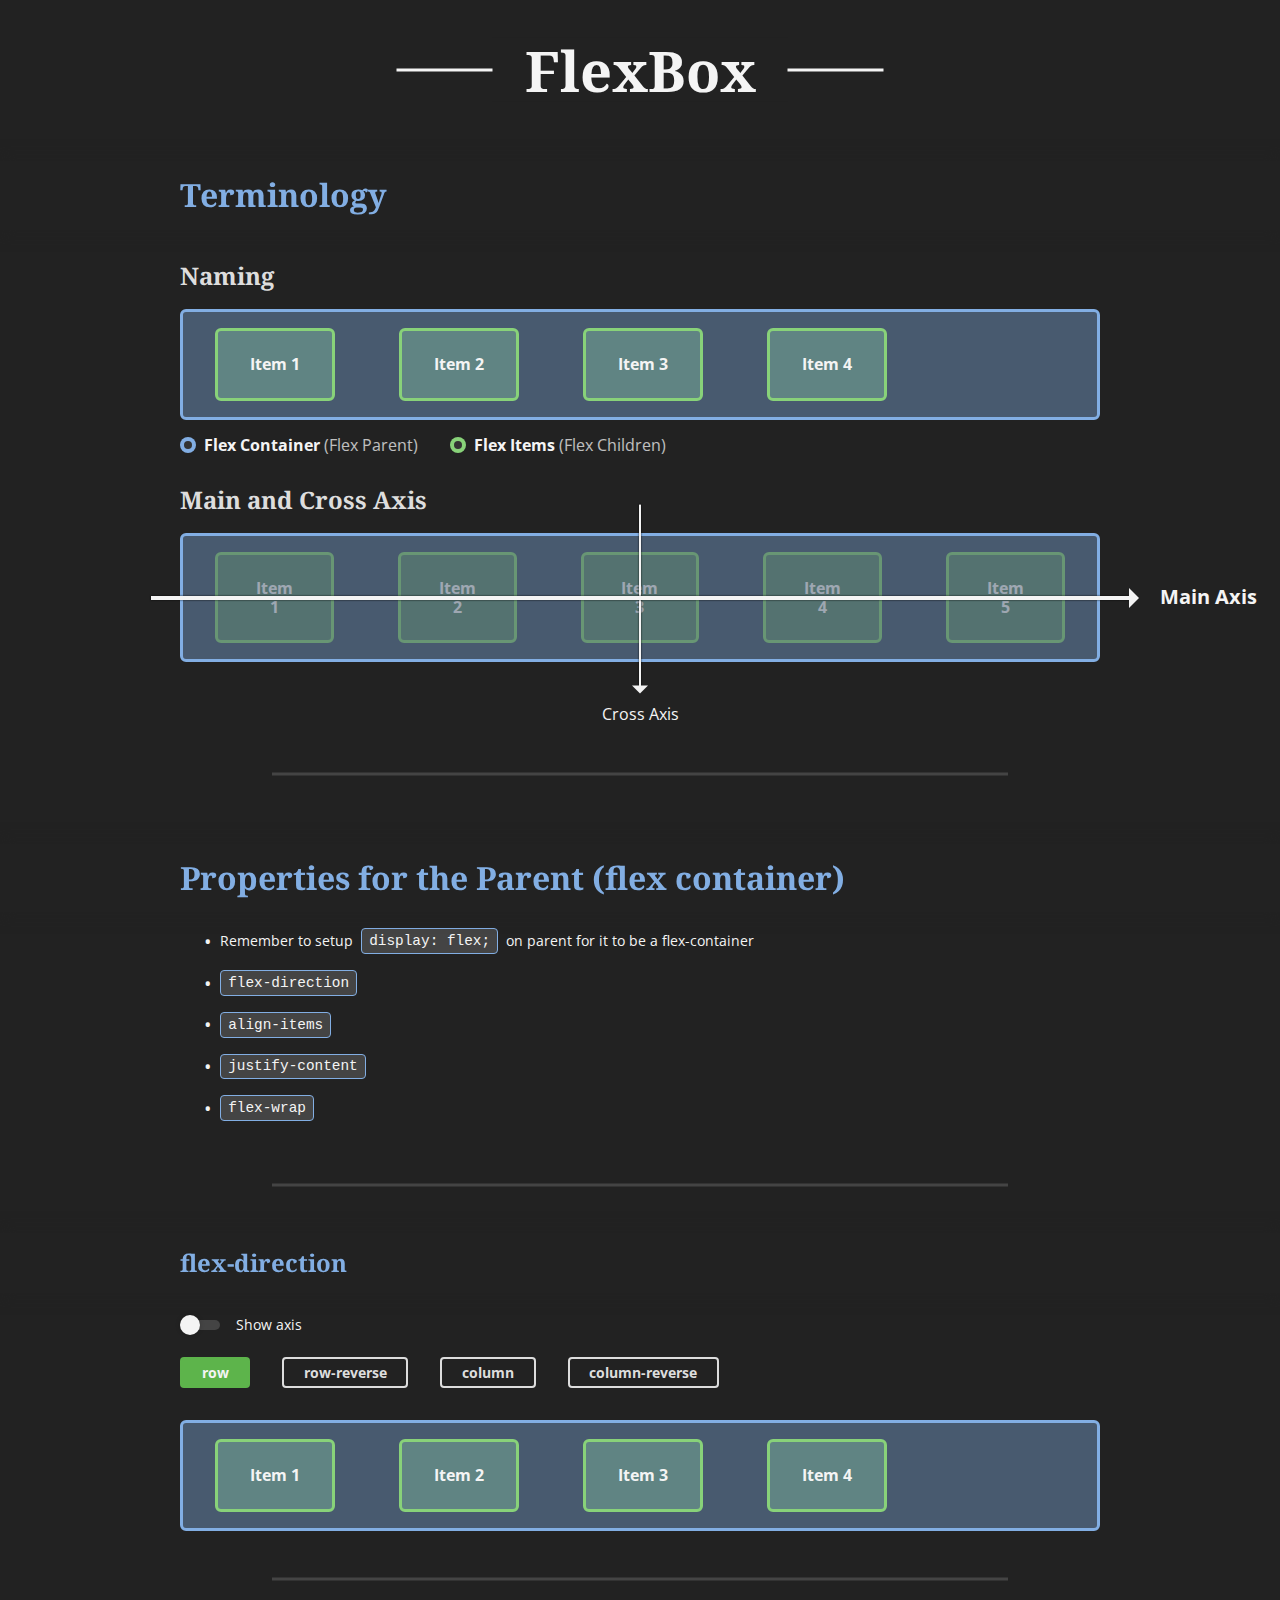
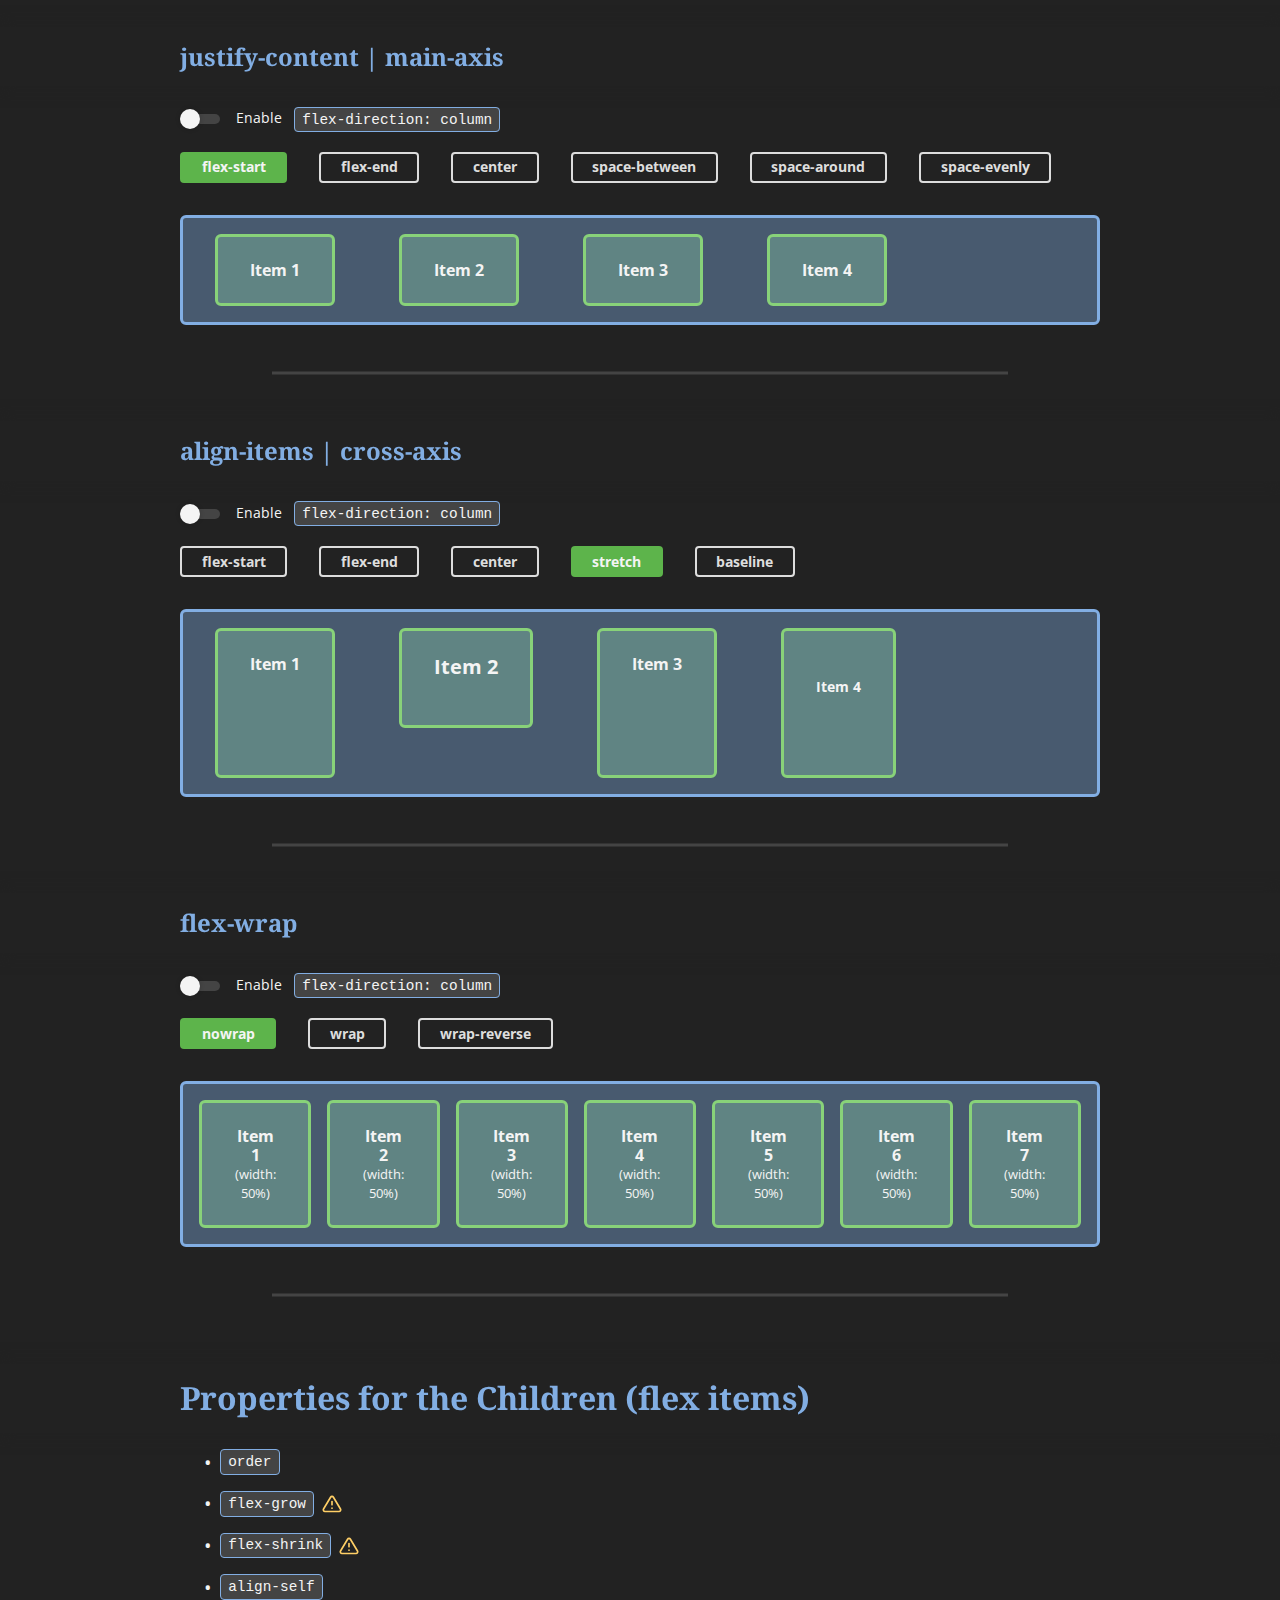
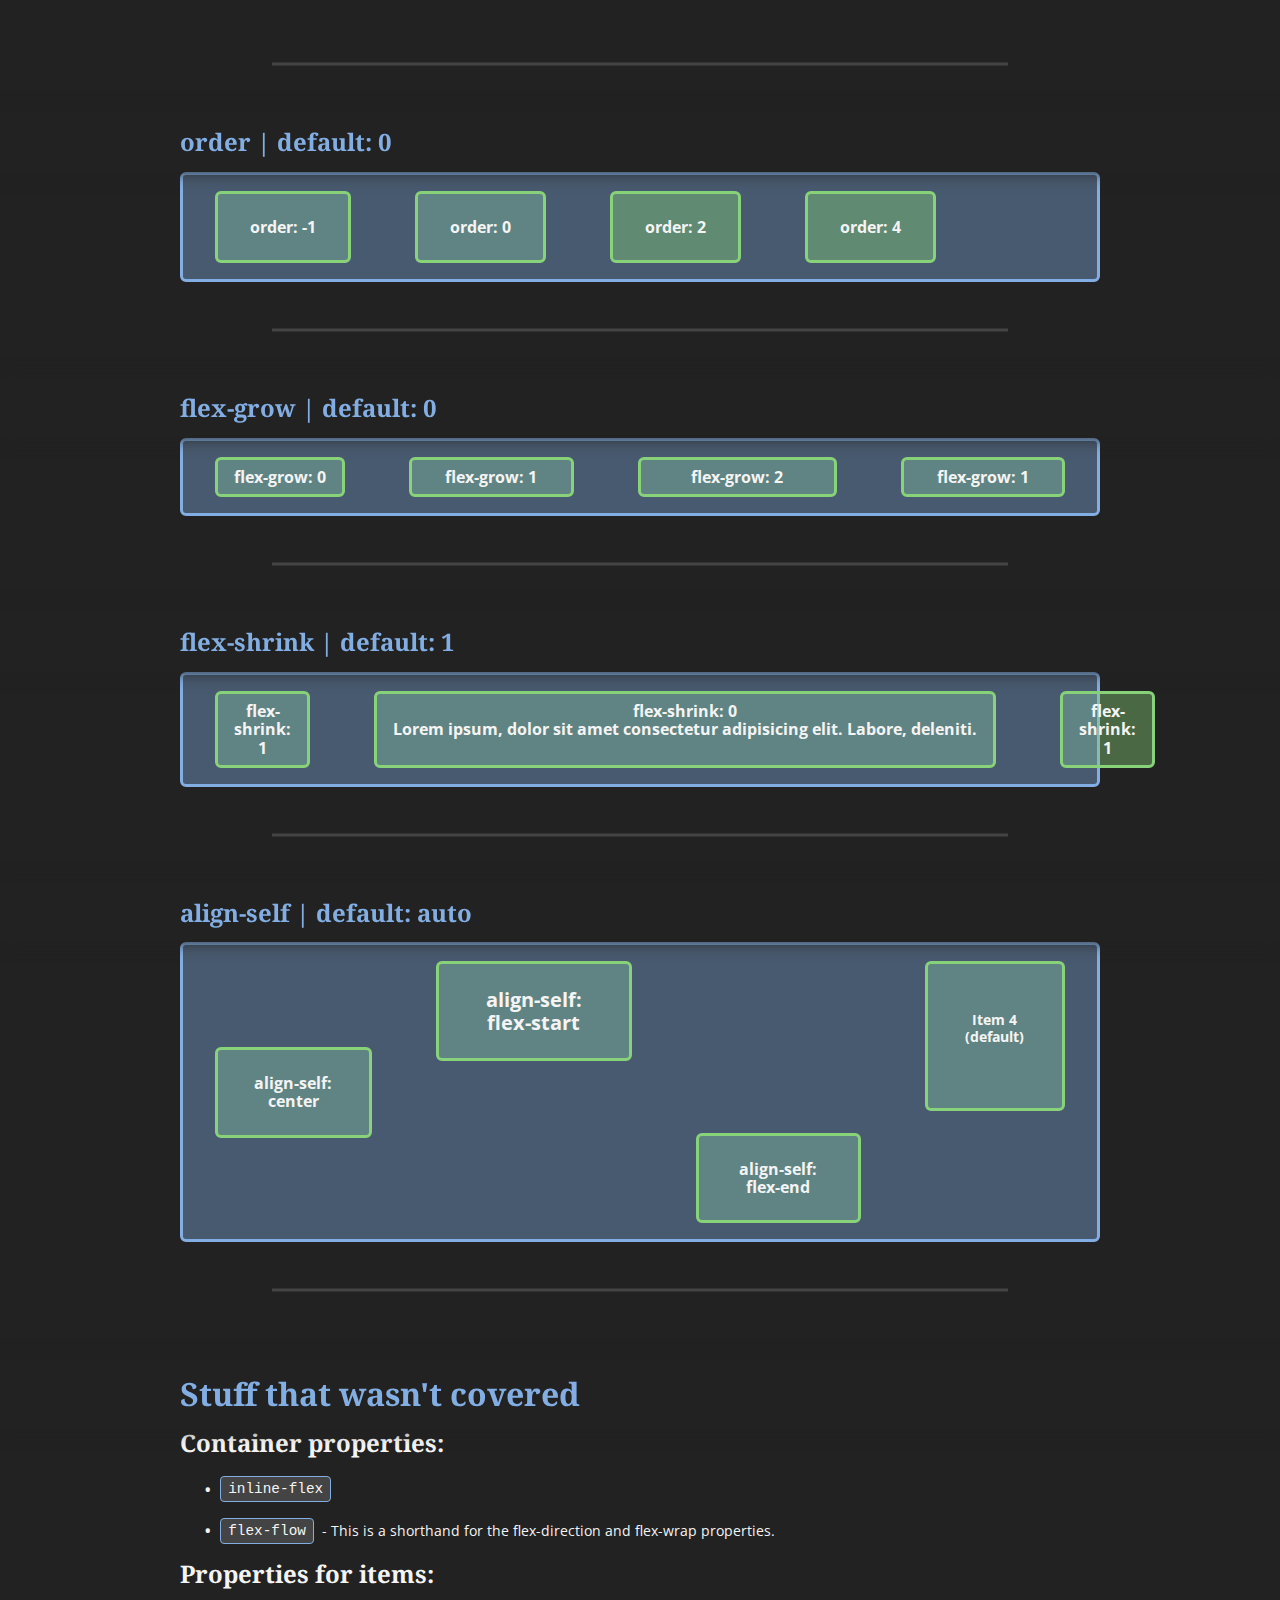
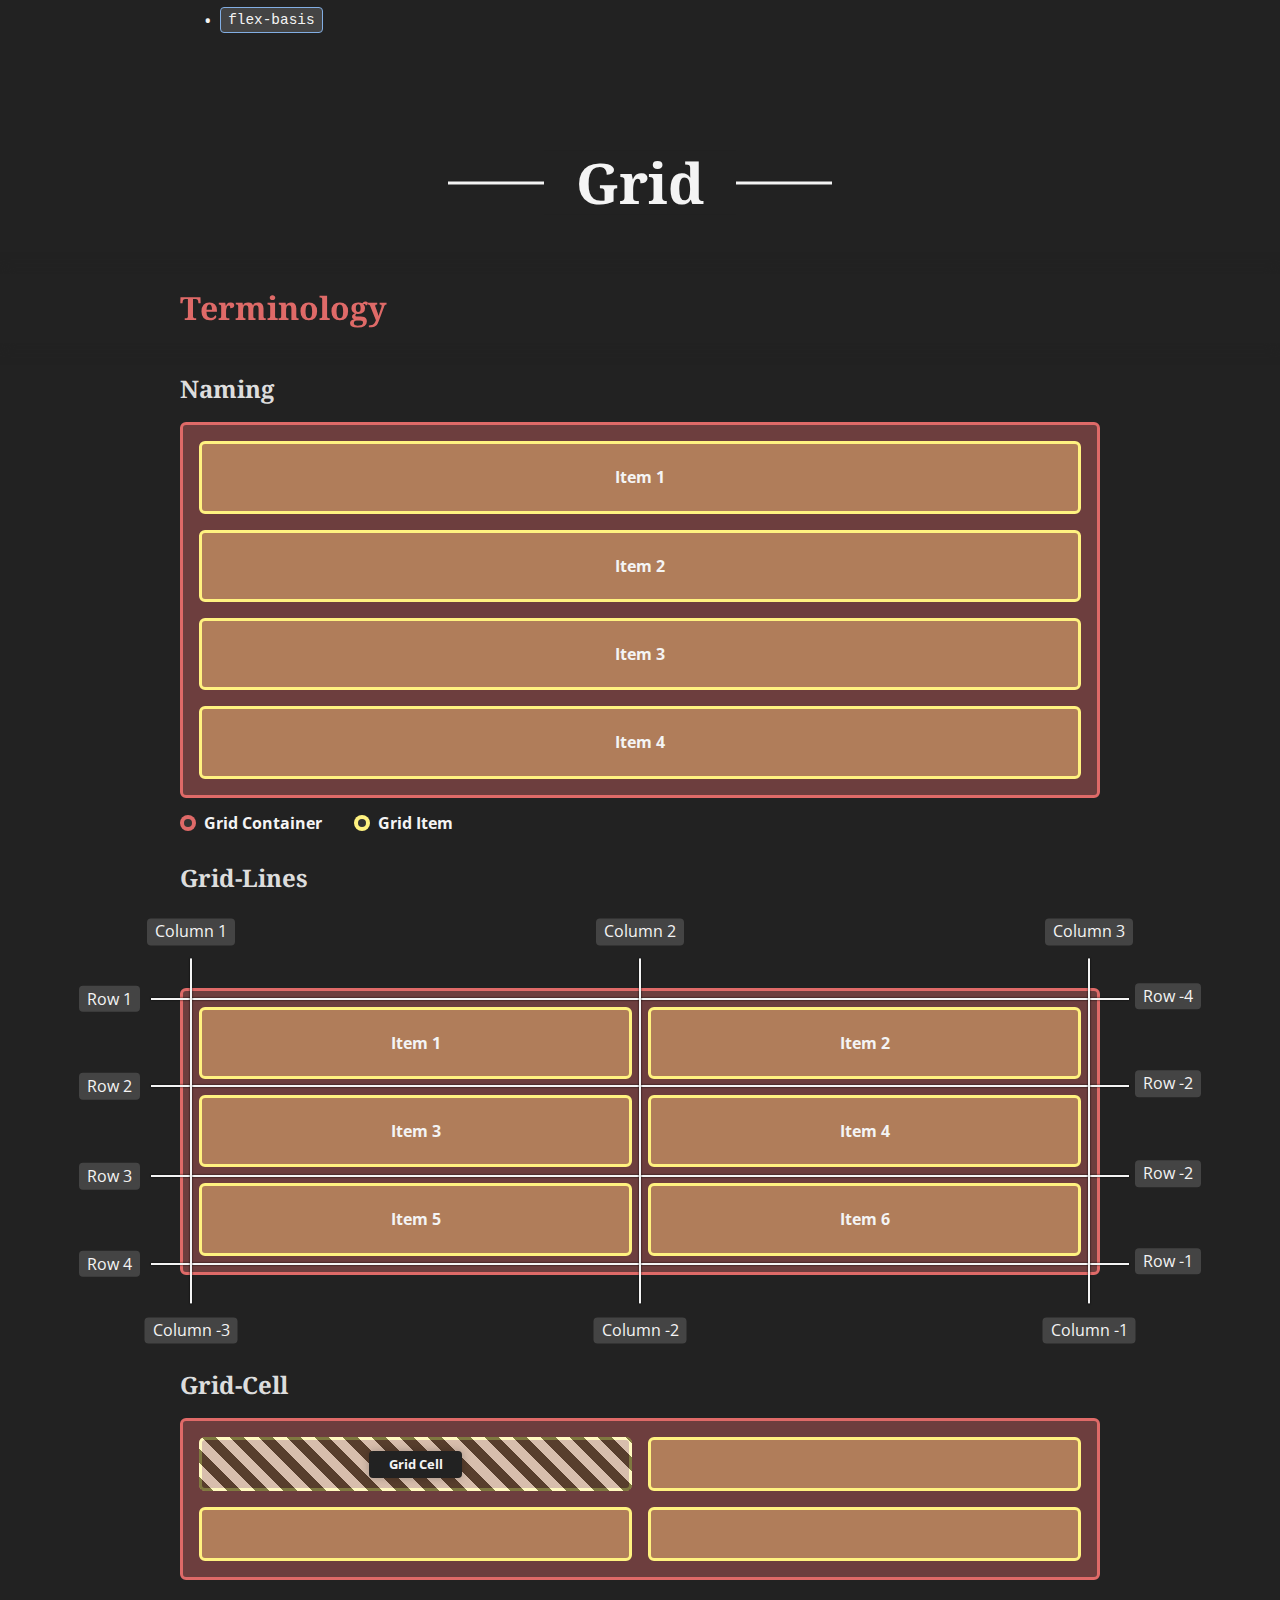
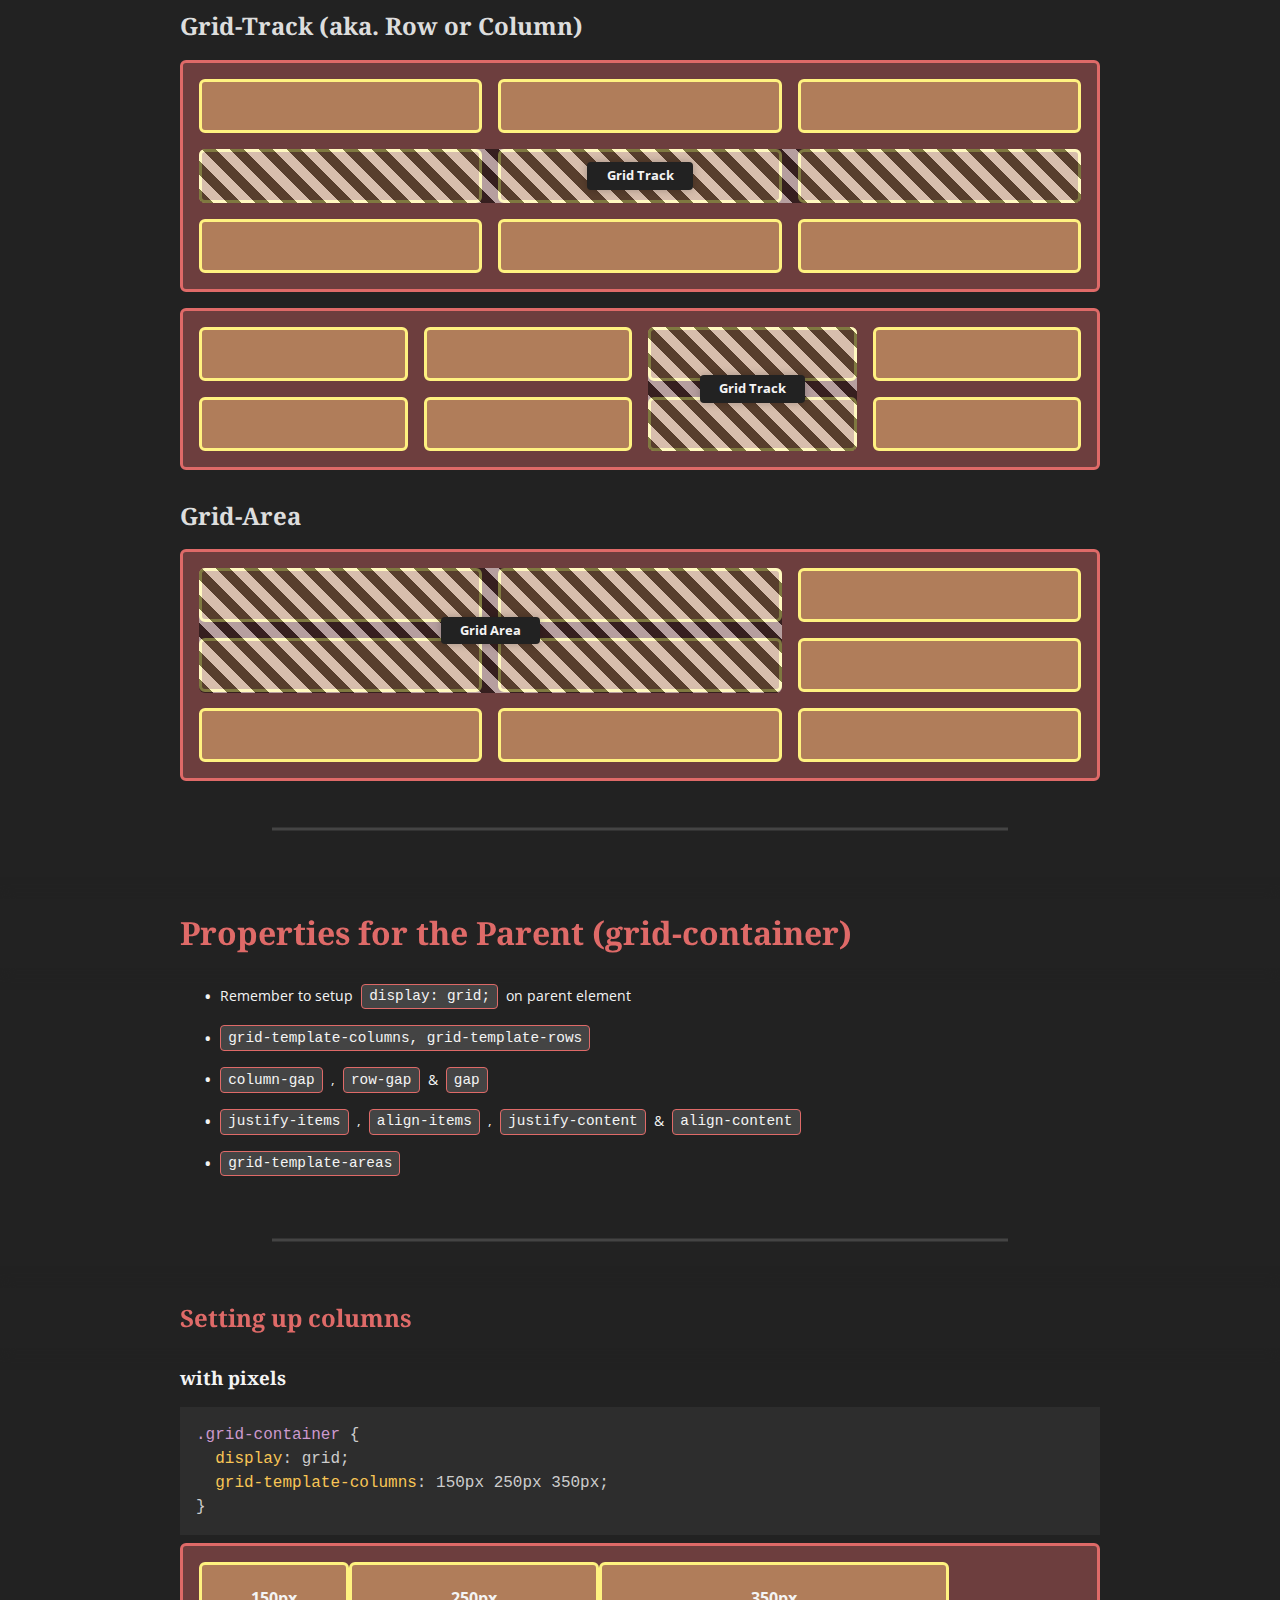
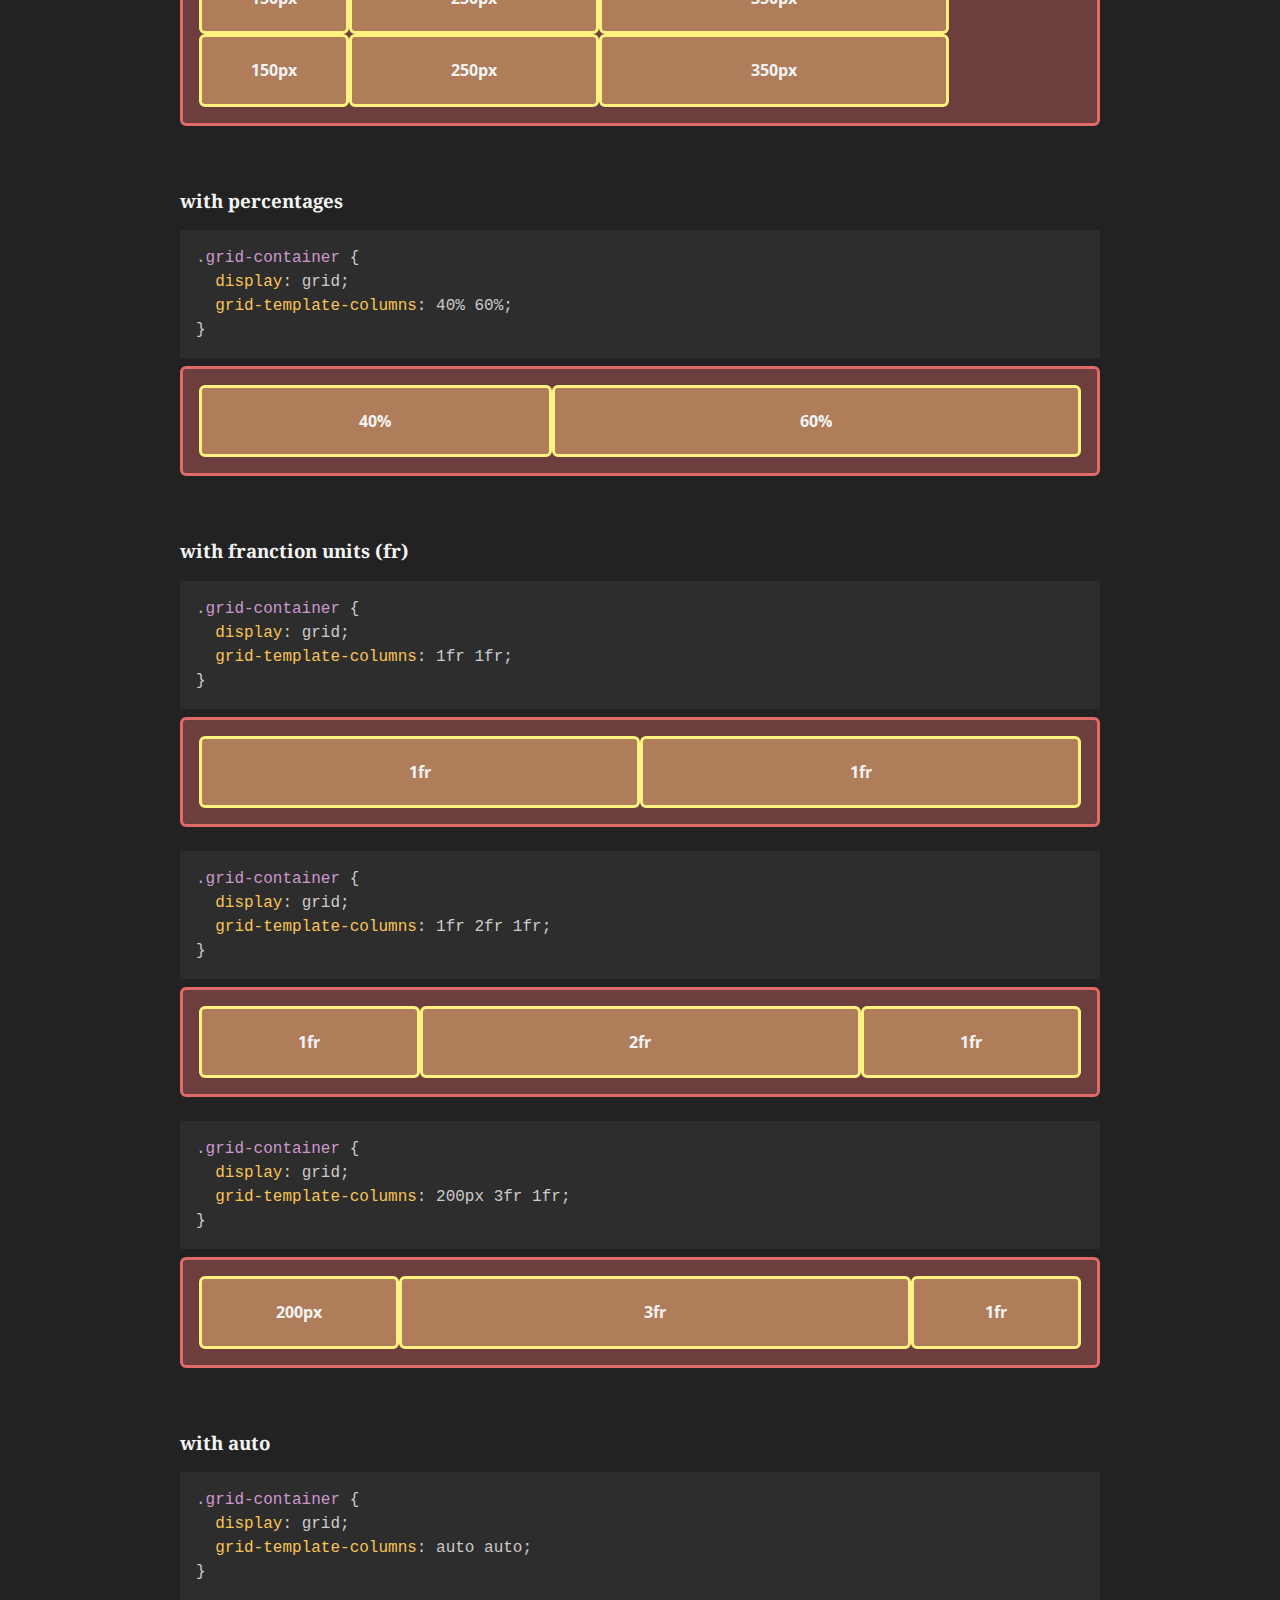
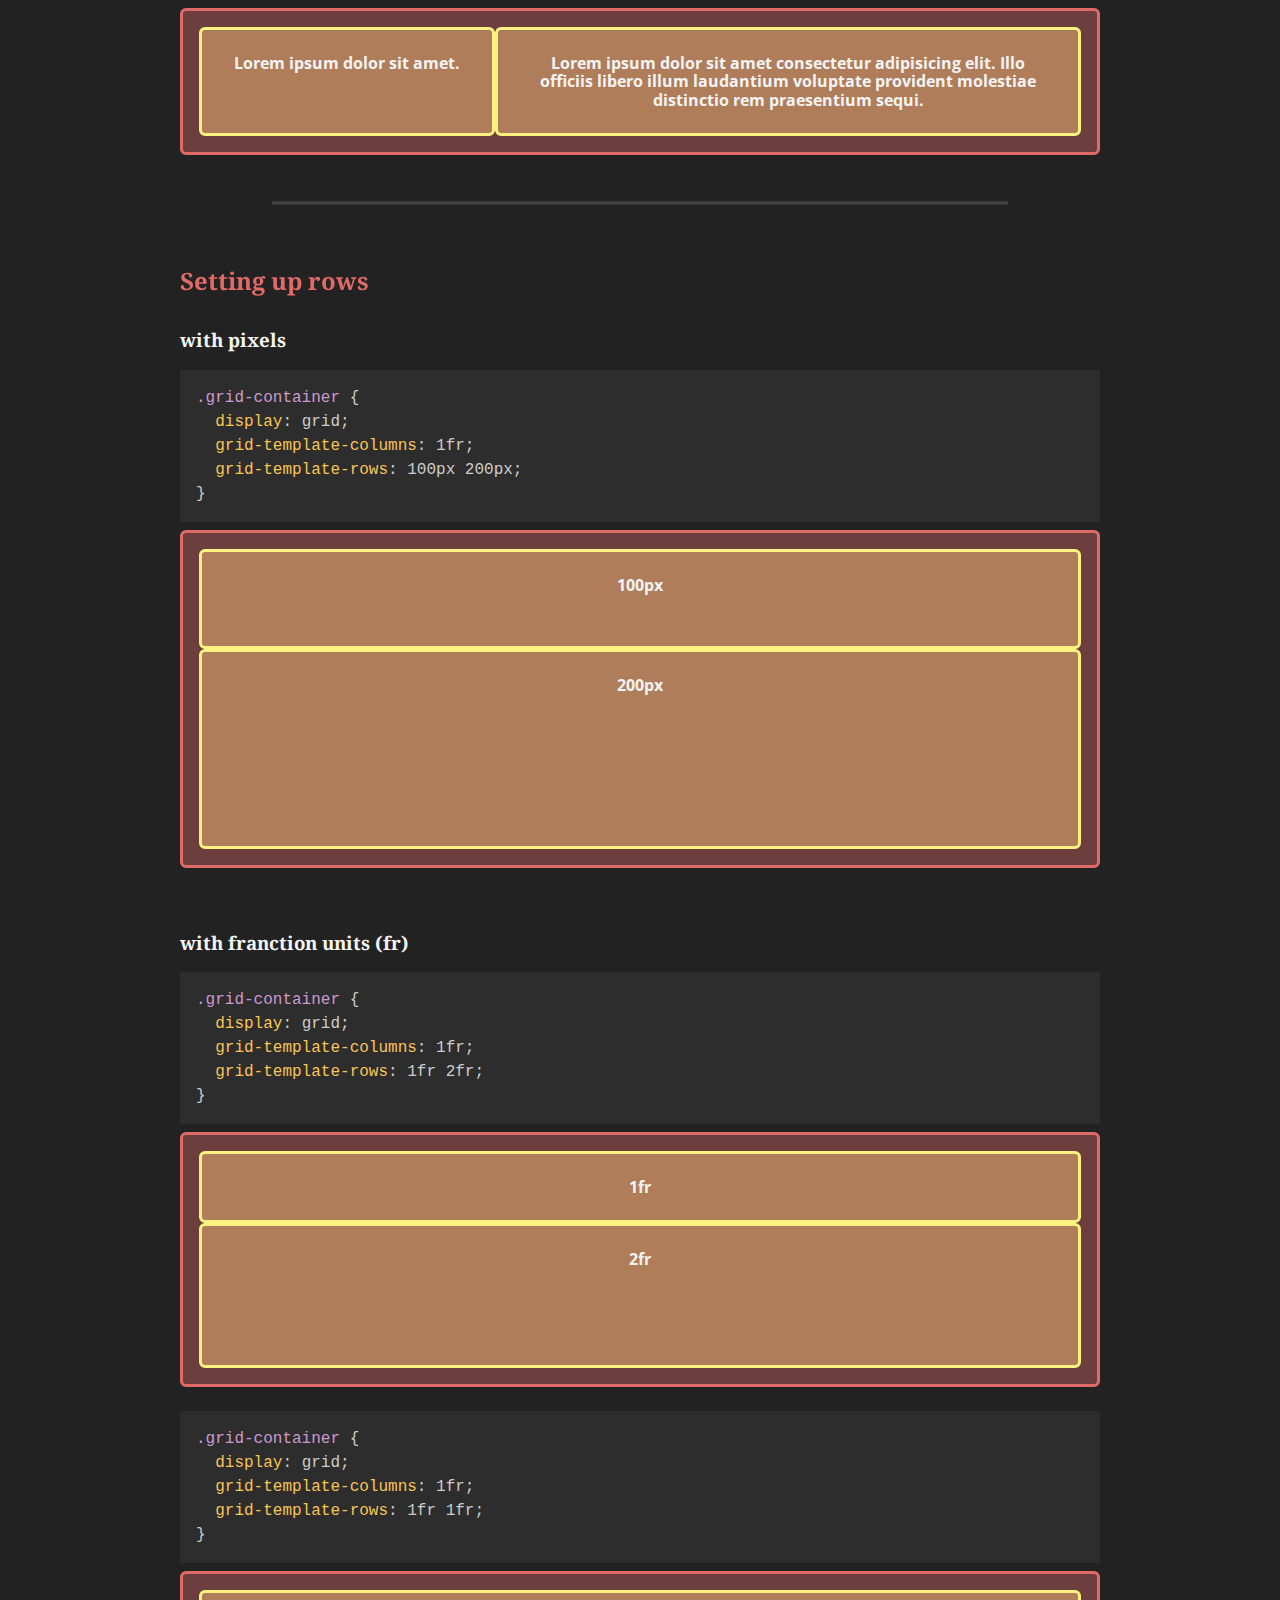
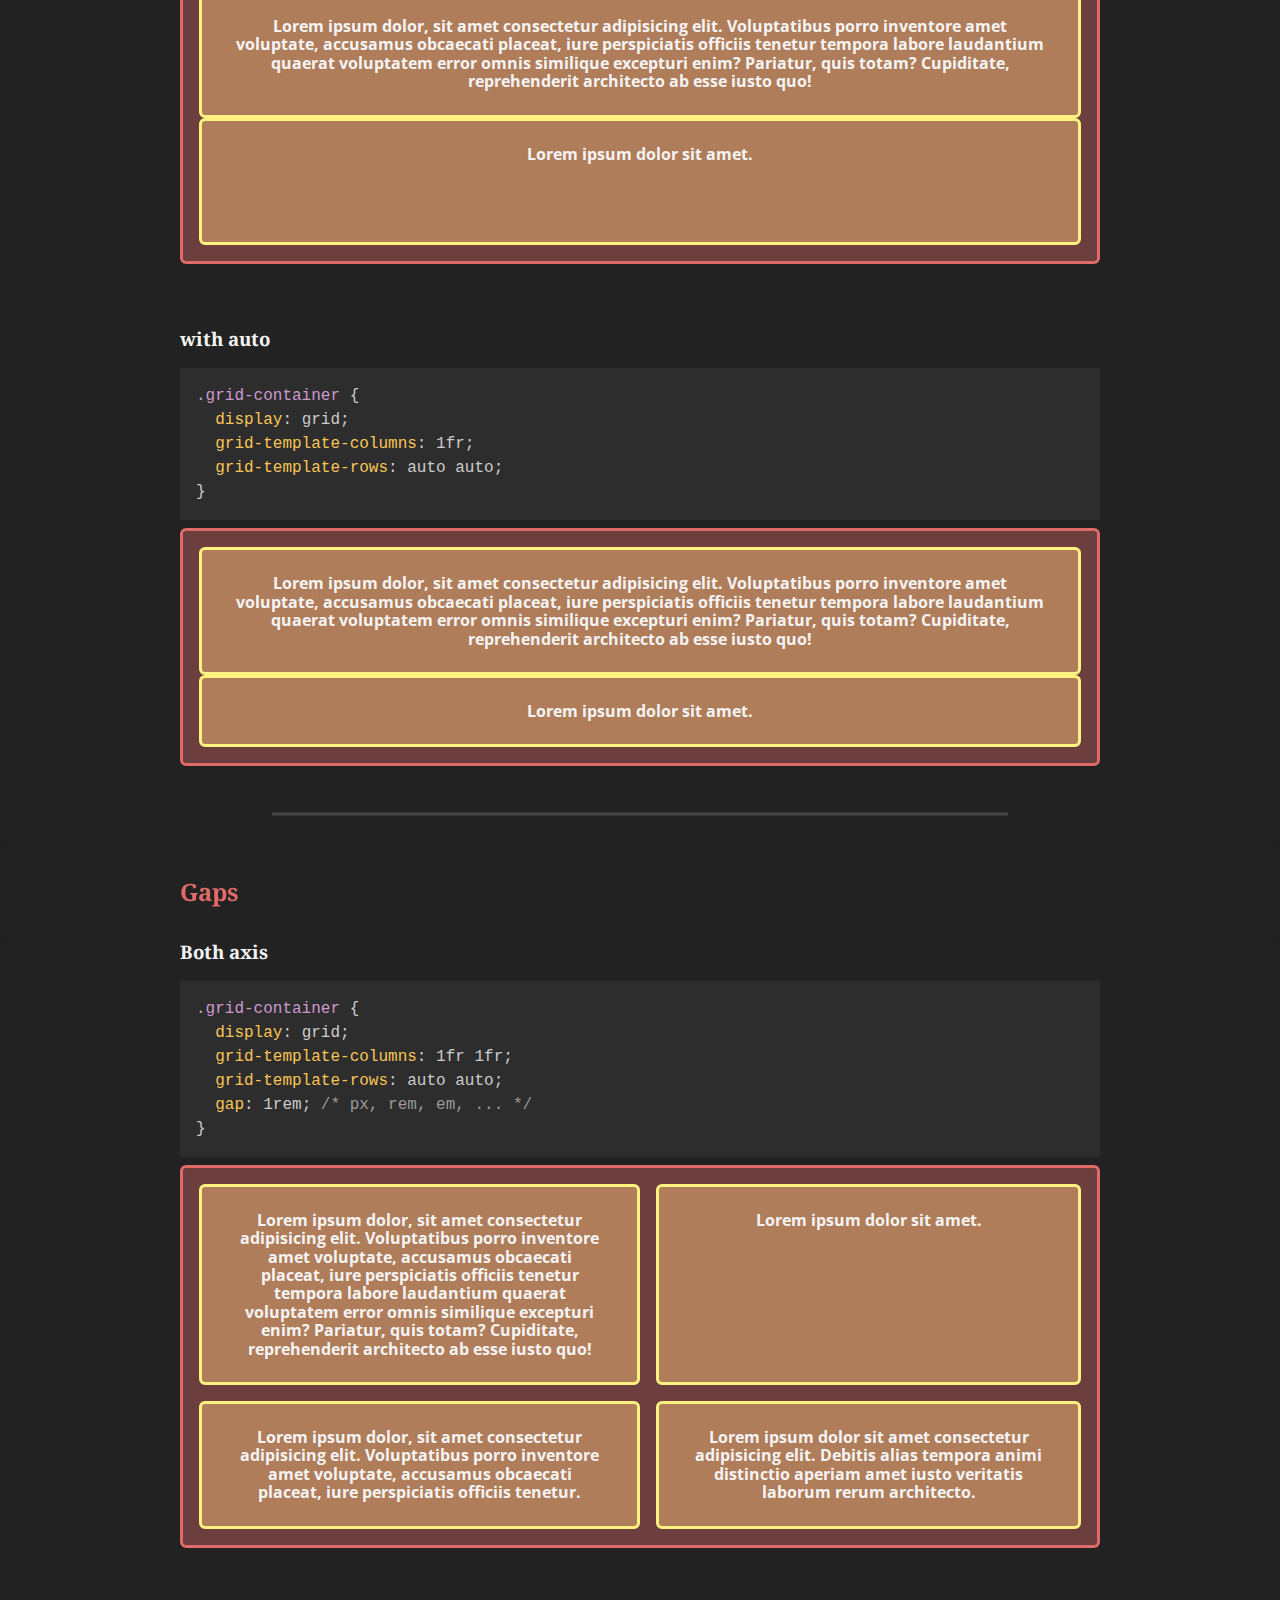
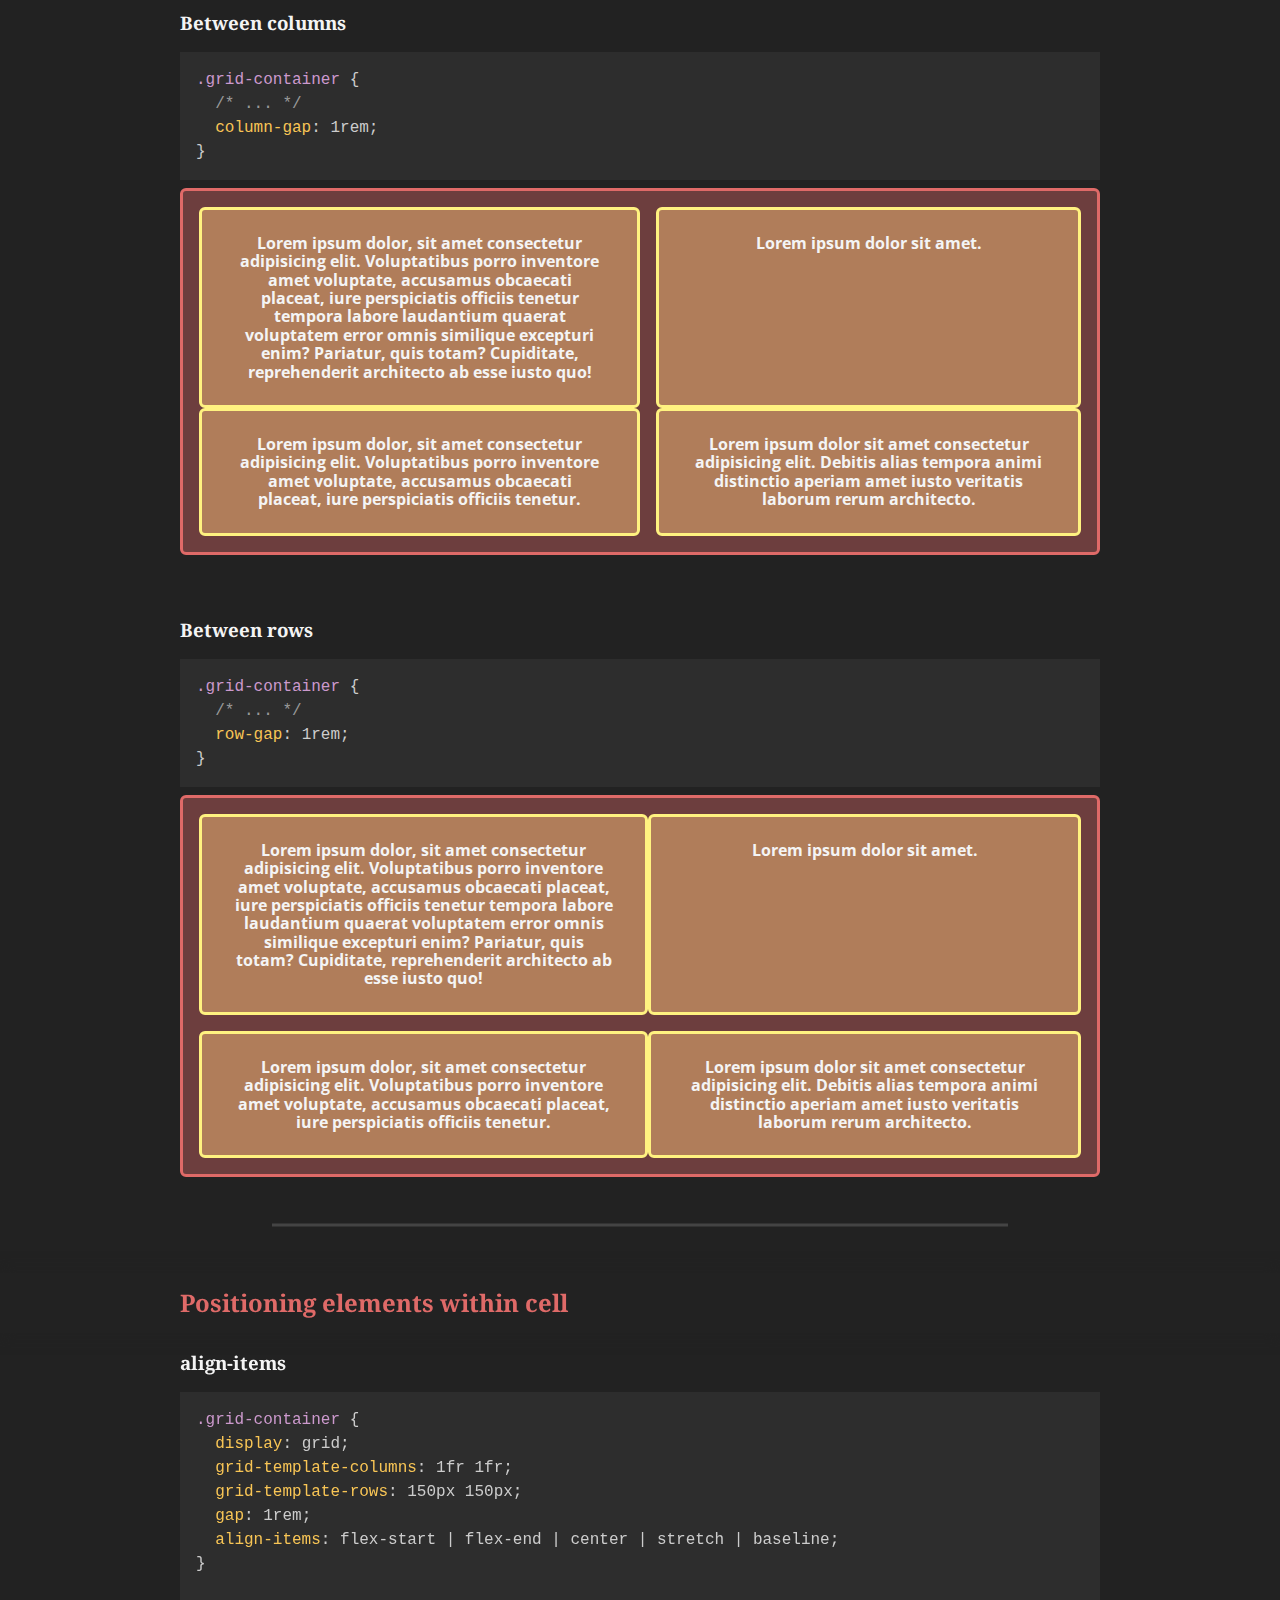
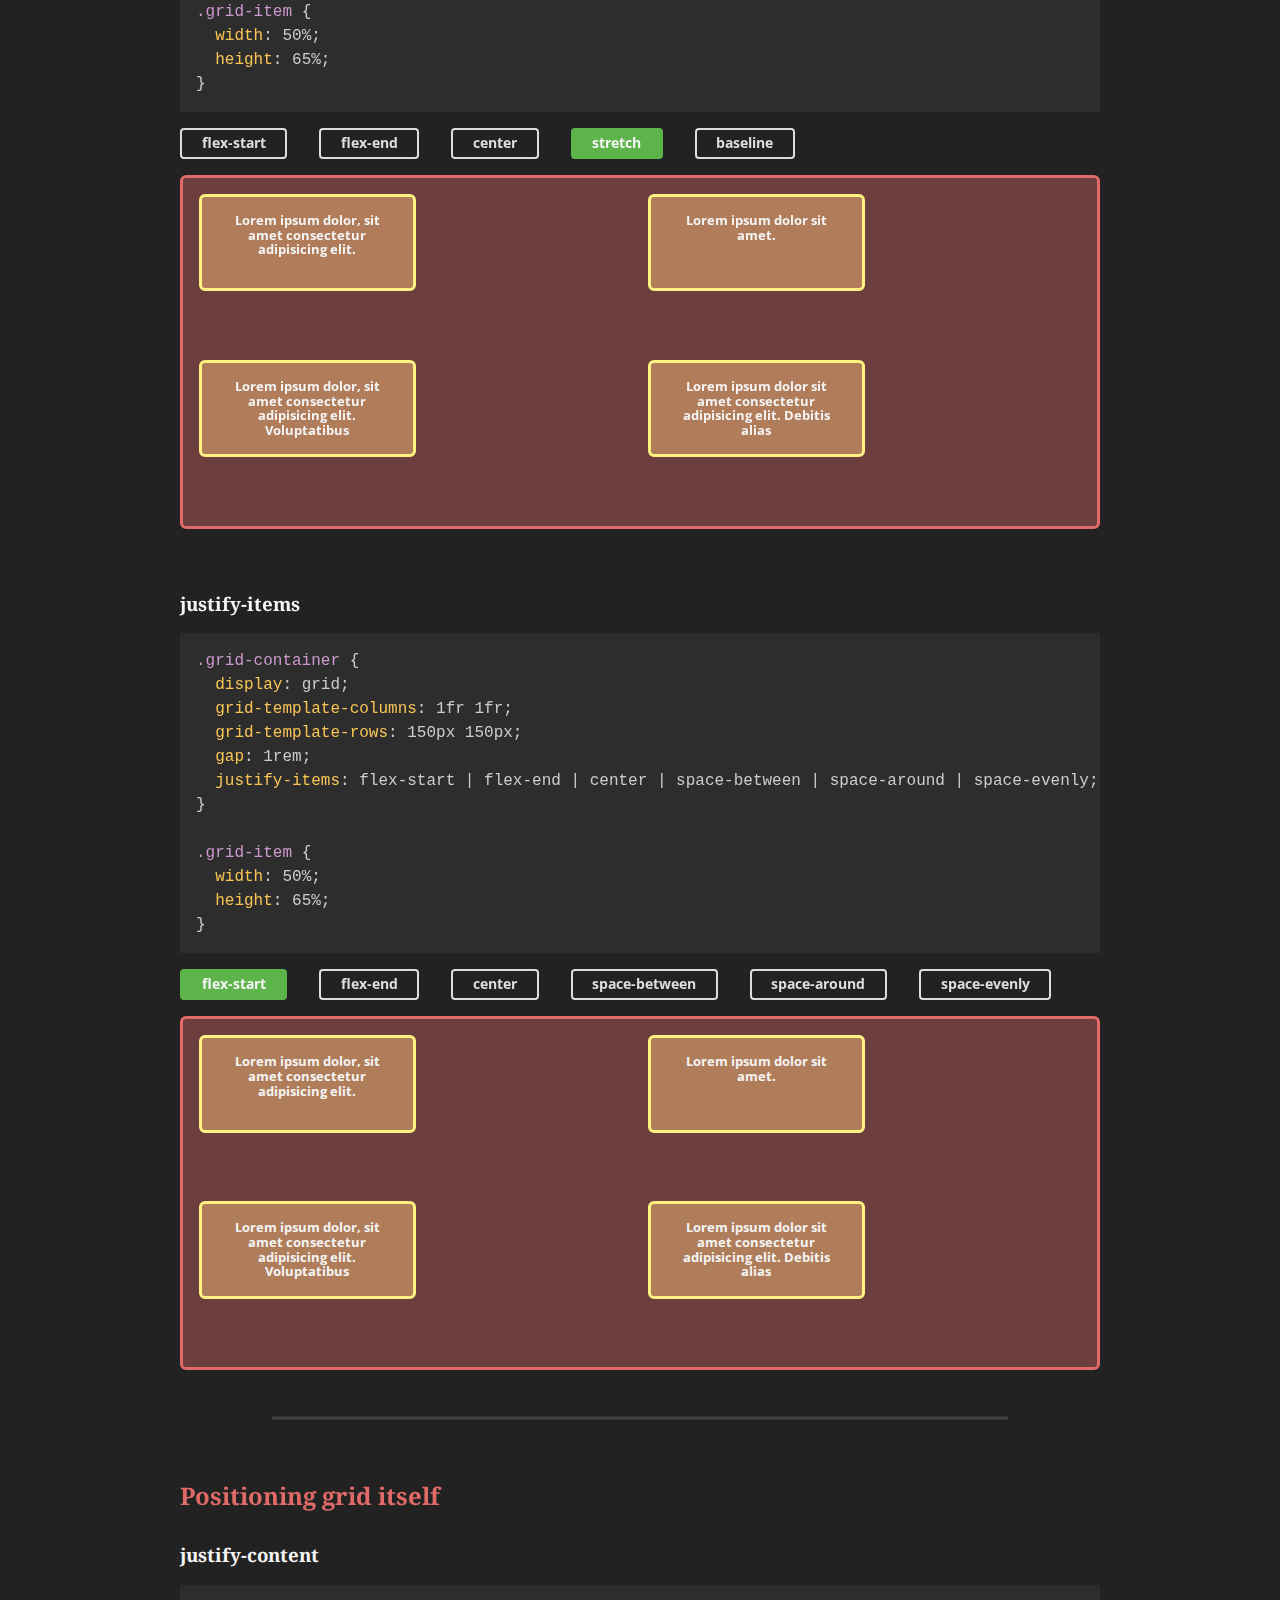
<file: flex-and-grid/index.html>
<!DOCTYPE html><html lang=en><head><meta charset=UTF-8><meta http-equiv=X-UA-Compatible content="IE=edge"><meta name=viewport content="width=device-width,initial-scale=1"><title>FlexBox & Grid | Visualized</title><script defer=defer src=main.5aa1eb6188277d93bc90.bundle.js></script><link href=main.9865a7439a74de10fc8f.css rel=stylesheet></head><body class=no-transition><section id=flex class=container><h1 class=big-title>FlexBox</h1><div class="terminology section"><h1 class=heading--sticky>Terminology</h1><h2 class=terminology__heading>Naming</h2><div class="showcase-box flex"><div class=showcase-item>Item 1</div><div class=showcase-item>Item 2</div><div class=showcase-item>Item 3</div><div class=showcase-item>Item 4</div></div><div class=labels><div class=label><div class="color-circle color-circle--main"></div><div class=label-text><b>Flex Container</b> <span class=lowered-opacity>(Flex Parent)</span></div></div><div class=label><div class="color-circle color-circle--secondary"></div><div class=label-text><b>Flex Items</b> <span class=lowered-opacity>(Flex Children)</span></div></div></div><h2 class=terminology__heading>Main and Cross Axis</h2><div class="showcase-box show-axis axis-showcase flex flex-direction-row"><div class=showcase-item>Item 1</div><div class=showcase-item>Item 2</div><div class=showcase-item>Item 3</div><div class=showcase-item>Item 4</div><div class=showcase-item>Item 5</div><div class=main-axis></div><div class=cross-axis></div></div></div><div class=section><h1 class=heading--sticky>Properties for the Parent (flex container)</h1><ul class=spaced-list><li>Remember to setup <code>display: flex;</code> on parent for it to be a flex-container</li><li><code>flex-direction</code></li><li><code>align-items</code></li><li><code>justify-content</code></li><li><code>flex-wrap</code></li></ul></div><div class=section><h2 class=heading--sticky>flex-direction</h2><div class=toggle-flex-direction><label for=toggle-flex-direction-ai>Show axis</label><div class=toggle data-add-class=show-axis data-target-id=fd><div class=toggle__ball></div></div></div><div class=controls><div class="button button--active" data-target-id=fd data-set-class=flex-direction-row>row</div><div class=button data-target-id=fd data-set-class=flex-direction-row-reverse>row-reverse</div><div class=button data-target-id=fd data-set-class=flex-direction-column>column</div><div class=button data-target-id=fd data-set-class=flex-direction-column-reverse>column-reverse</div></div><div id=fd data-additional-classes="flex axis-showcase" class="showcase-box axis-showcase flex flex-direction-row"><div class=showcase-item>Item 1</div><div class=showcase-item>Item 2</div><div class=showcase-item>Item 3</div><div class=showcase-item>Item 4</div><div class=main-axis></div><div class=cross-axis></div></div></div><div class=section><h2 class=heading--sticky>justify-content | main-axis</h2><div class=toggle-flex-direction><label for=toggle-flex-direction-ai>Enable <code>flex-direction: column</code></label><div class=toggle data-add-class="flex-direction-column static-height" data-target-id=jc><div class=toggle__ball></div></div></div><div class=controls><div class="button button--active" data-target-id=jc data-set-class=justify-content-flex-start>flex-start</div><div class=button data-target-id=jc data-set-class=justify-content-flex-end>flex-end</div><div class=button data-target-id=jc data-set-class=justify-content-center>center</div><div class=button data-target-id=jc data-set-class=justify-content-space-between>space-between</div><div class=button data-target-id=jc data-set-class=justify-content-space-around>space-around</div><div class=button data-target-id=jc data-set-class=justify-content-space-evenly>space-evenly</div></div><div id=jc data-additional-classes=flex class="showcase-box flex"><div class=showcase-item>Item 1</div><div class=showcase-item>Item 2</div><div class=showcase-item>Item 3</div><div class=showcase-item>Item 4</div></div></div><div class=section><h2 class=heading--sticky>align-items | cross-axis</h2><div class=toggle-flex-direction><label for=toggle-flex-direction-ai>Enable <code>flex-direction: column</code></label><div class=toggle data-add-class=flex-direction-column data-target-id=ai><div class=toggle__ball></div></div></div><div class=controls><div class=button data-target-id=ai data-set-class=align-items-flex-start>flex-start</div><div class=button data-target-id=ai data-set-class=align-items-flex-end>flex-end</div><div class=button data-target-id=ai data-set-class=align-items-center>center</div><div class="button button--active" data-target-id=ai data-set-class=align-items-flex-stretch>stretch</div><div class=button data-target-id=ai data-set-class=align-items-baseline>baseline</div></div><div id=ai data-additional-classes="showcase-box--ai flex" class="showcase-box flex showcase-box--ai"><div class=showcase-item>Item 1</div><div class=showcase-item>Item 2</div><div class=showcase-item>Item 3</div><div class=showcase-item>Item 4</div></div></div><div class=section><h2 class=heading--sticky>flex-wrap</h2><div class=toggle-flex-direction><label for=toggle-flex-direction-ai>Enable <code>flex-direction: column</code></label><div class=toggle data-add-class="flex-direction-column static-height" data-target-id=fw><div class=toggle__ball></div></div></div><div class=controls><div class="button button--active" data-target-id=fw data-set-class=flex-wrap-nowrap>nowrap</div><div class=button data-target-id=fw data-set-class=flex-wrap-wrap>wrap</div><div class=button data-target-id=fw data-set-class=flex-wrap-wrap-reverse>wrap-reverse</div></div><div id=fw data-additional-classes="flex flex-wrap-showcase" class="showcase-box flex flex-wrap-showcase"><div class=showcase-item>Item 1<br><span class=small-text>(width: 50%)</span></div><div class=showcase-item>Item 2<br><span class=small-text>(width: 50%)</span></div><div class=showcase-item>Item 3<br><span class=small-text>(width: 50%)</span></div><div class=showcase-item>Item 4<br><span class=small-text>(width: 50%)</span></div><div class=showcase-item>Item 5<br><span class=small-text>(width: 50%)</span></div><div class=showcase-item>Item 6<br><span class=small-text>(width: 50%)</span></div><div class=showcase-item>Item 7<br><span class=small-text>(width: 50%)</span></div></div></div><div class="child-properties section"><h1 class=heading--sticky>Properties for the Children (flex items)</h1><ul class=spaced-list><li><code>order</code></li><li><code>flex-grow</code> <img src=f84bcef75c7590f4a0a6.svg alt=warning></li><li><code>flex-shrink</code> <img src=f84bcef75c7590f4a0a6.svg alt=warning></li><li><code>align-self</code></li></ul></div><div class=section><h2 class=heading--sticky>order | default: 0</h2><div class="showcase-box flex"><div class=showcase-item>order: 0</div><div class=showcase-item style=order:-1>order: -1</div><div class=showcase-item style=order:4>order: 4</div><div class=showcase-item style=order:2>order: 2</div></div></div><div class=section><h2 class=heading--sticky>flex-grow | default: 0</h2><div class="showcase-box flex flex-grow-showcase"><div class=showcase-item>flex-grow: 0</div><div class=showcase-item style=flex-grow:1>flex-grow: 1</div><div class=showcase-item style=flex-grow:2>flex-grow: 2</div><div class=showcase-item style=flex-grow:1>flex-grow: 1</div></div></div><div class=section><h2 class=heading--sticky>flex-shrink | default: 1</h2><div class="showcase-box flex flex-grow-showcase"><div class=showcase-item style=flex-shrink:1>flex-shrink: 1</div><div class=showcase-item style=flex-shrink:0>flex-shrink: 0<br>Lorem ipsum, dolor sit amet consectetur adipisicing elit. Labore, deleniti.</div><div class=showcase-item style=flex-shrink:1>flex-shrink: 1</div></div></div><div class=section><h2 class=heading--sticky>align-self | default: auto</h2><div style=height:300px class="showcase-box flex align-items-flex-start showcase-box--ai"><div class=showcase-item style=align-self:center>align-self: center</div><div class=showcase-item style=align-self:flex-start>align-self: flex-start</div><div class=showcase-item style=align-self:flex-end>align-self: flex-end</div><div class=showcase-item style="align-self:baseline first">Item 4 (default)</div></div></div><div class=section><h1 class=heading--sticky>Stuff that wasn't covered</h1><h2 class=heading--white>Container properties:</h2><ul class=spaced-list><li><code>inline-flex</code></li><li><code>flex-flow</code> - This is a shorthand for the flex-direction and flex-wrap properties.</li></ul><h2 class=heading--white>Properties for items:</h2><ul class=spaced-list><li><code>flex-basis</code></li></ul></div></section><section id=grid class=container><h1 class=big-title>Grid</h1><div class="terminology section"><h1 class=heading--sticky>Terminology</h1><h2 class=terminology__heading>Naming</h2><div data-additional-classes=grid class="showcase-box grid"><div class=showcase-item>Item 1</div><div class=showcase-item>Item 2</div><div class=showcase-item>Item 3</div><div class=showcase-item>Item 4</div></div><div class=labels><div class=label><div class="color-circle color-circle--main"></div><div class=label-text><b>Grid Container</b></div></div><div class=label><div class="color-circle color-circle--secondary"></div><div class=label-text><b>Grid Item</b></div></div></div><h2 class=terminology__heading>Grid-Lines</h2><div class="showcase-box grid two-by-three grid-line"><div class=lines><div class=row-start></div><div class=row-2></div><div class=row-3></div><div class=row-end></div><div class=column-start></div><div class=column-2></div><div class=column-end></div></div><div class=showcase-item>Item 1</div><div class=showcase-item>Item 2</div><div class=showcase-item>Item 3</div><div class=showcase-item>Item 4</div><div class=showcase-item>Item 5</div><div class=showcase-item>Item 6</div></div><h2 class=terminology__heading>Grid-Cell</h2><div class="showcase-box grid two-by-two grid-cell"><div class=grid-highlight></div><div class=showcase-item></div><div class=showcase-item></div><div class=showcase-item></div><div class=showcase-item></div></div><h2 class=terminology__heading>Grid-Track (aka. Row or Column)</h2><div class="showcase-box grid three-by-three grid-track"><div class=grid-highlight></div><div class=showcase-item></div><div class=showcase-item></div><div class=showcase-item></div><div class=showcase-item></div><div class=showcase-item></div><div class=showcase-item></div><div class=showcase-item></div><div class=showcase-item></div><div class=showcase-item></div></div><div class="showcase-box grid four-by-two grid-track grid-track--second"><div class=grid-highlight></div><div class=showcase-item></div><div class=showcase-item></div><div class=showcase-item></div><div class=showcase-item></div><div class=showcase-item></div><div class=showcase-item></div><div class=showcase-item></div><div class=showcase-item></div></div><h2 class=terminology__heading>Grid-Area</h2><div class="showcase-box grid three-by-three grid-area"><div class=grid-highlight></div><div class=showcase-item></div><div class=showcase-item></div><div class=showcase-item></div><div class=showcase-item></div><div class=showcase-item></div><div class=showcase-item></div><div class=showcase-item></div><div class=showcase-item></div><div class=showcase-item></div></div></div><div class=section><h1 class=heading--sticky>Properties for the Parent (grid-container)</h1><ul class=spaced-list><li>Remember to setup <code>display: grid;</code> on parent element</li><li><code>grid-template-columns, grid-template-rows</code></li><li><code>column-gap</code>, <code>row-gap</code> & <code>gap</code></li><li><code>justify-items</code>, <code>align-items</code>, <code>justify-content</code> & <code>align-content</code></li><li><code>grid-template-areas</code></li></ul></div><div class=section><h2 class=heading--sticky>Setting up columns</h2><h3 class=heading--white>with pixels</h3><pre><code class=language-css>.grid-container {
  display: grid;
  grid-template-columns: 150px 250px 350px;
}</code></pre><div class="showcase-box grid grid-template-columns--first"><div class=showcase-item>150px</div><div class=showcase-item>250px</div><div class=showcase-item>350px</div><div class=showcase-item>150px</div><div class=showcase-item>250px</div><div class=showcase-item>350px</div></div><h3 class=heading--white>with percentages</h3><pre><code class=language-css>.grid-container {
  display: grid;
  grid-template-columns: 40% 60%;
}</code></pre><div class="showcase-box grid grid-template-columns--second"><div class=showcase-item>40%</div><div class=showcase-item>60%</div></div><h3 class=heading--white>with franction units (fr)</h3><pre><code class=language-css>.grid-container {
  display: grid;
  grid-template-columns: 1fr 1fr;
}</code></pre><div class="showcase-box grid grid-template-columns--third"><div class=showcase-item>1fr</div><div class=showcase-item>1fr</div></div><pre><code class=language-css>.grid-container {
  display: grid;
  grid-template-columns: 1fr 2fr 1fr;
}</code></pre><div class="showcase-box grid grid-template-columns--fourth"><div class=showcase-item>1fr</div><div class=showcase-item>2fr</div><div class=showcase-item>1fr</div></div><pre><code class=language-css>.grid-container {
  display: grid;
  grid-template-columns: 200px 3fr 1fr;
}</code></pre><div class="showcase-box grid grid-template-columns--fifth"><div class=showcase-item>200px</div><div class=showcase-item>3fr</div><div class=showcase-item>1fr</div></div><h3 class=heading--white>with auto</h3><pre><code class=language-css>.grid-container {
  display: grid;
  grid-template-columns: auto auto;
}</code></pre><div class="showcase-box grid grid-template-columns--sixth"><div class=showcase-item>Lorem ipsum dolor sit amet.</div><div class=showcase-item>Lorem ipsum dolor sit amet consectetur adipisicing elit. Illo officiis libero illum laudantium voluptate provident molestiae distinctio rem praesentium sequi.</div></div></div><div class=section><h2 class=heading--sticky>Setting up rows</h2><h3 class=heading--white>with pixels</h3><pre><code class=language-css>.grid-container {
  display: grid;
  grid-template-columns: 1fr;
  grid-template-rows: 100px 200px;
}</code></pre><div class="showcase-box grid grid-template-rows--first"><div class=showcase-item>100px</div><div class=showcase-item>200px</div></div><h3 class=heading--white>with franction units (fr)</h3><pre><code class=language-css>.grid-container {
  display: grid;
  grid-template-columns: 1fr;
  grid-template-rows: 1fr 2fr;
}</code></pre><div class="showcase-box grid grid-template-rows--second"><div class=showcase-item>1fr</div><div class=showcase-item>2fr</div></div><pre><code class=language-css>.grid-container {
  display: grid;
  grid-template-columns: 1fr;
  grid-template-rows: 1fr 1fr;
}</code></pre><div class="showcase-box grid grid-template-rows--third"><div class=showcase-item>Lorem ipsum dolor, sit amet consectetur adipisicing elit. Voluptatibus porro inventore amet voluptate, accusamus obcaecati placeat, iure perspiciatis officiis tenetur tempora labore laudantium quaerat voluptatem error omnis similique excepturi enim? Pariatur, quis totam? Cupiditate, reprehenderit architecto ab esse iusto quo!</div><div class=showcase-item>Lorem ipsum dolor sit amet.</div></div><h3 class=heading--white>with auto</h3><pre><code class=language-css>.grid-container {
  display: grid;
  grid-template-columns: 1fr;
  grid-template-rows: auto auto;
}</code></pre><div class="showcase-box grid grid-template-rows--fourth"><div class=showcase-item>Lorem ipsum dolor, sit amet consectetur adipisicing elit. Voluptatibus porro inventore amet voluptate, accusamus obcaecati placeat, iure perspiciatis officiis tenetur tempora labore laudantium quaerat voluptatem error omnis similique excepturi enim? Pariatur, quis totam? Cupiditate, reprehenderit architecto ab esse iusto quo!</div><div class=showcase-item>Lorem ipsum dolor sit amet.</div></div></div><div class=section><h2 class=heading--sticky>Gaps</h2><h3 class=heading--white>Both axis</h3><pre><code class=language-css>.grid-container {
  display: grid;
  grid-template-columns: 1fr 1fr;
  grid-template-rows: auto auto;
  gap: 1rem; /* px, rem, em, ... */
}</code></pre><div class="showcase-box grid grid-gap"><div class=showcase-item>Lorem ipsum dolor, sit amet consectetur adipisicing elit. Voluptatibus porro inventore amet voluptate, accusamus obcaecati placeat, iure perspiciatis officiis tenetur tempora labore laudantium quaerat voluptatem error omnis similique excepturi enim? Pariatur, quis totam? Cupiditate, reprehenderit architecto ab esse iusto quo!</div><div class=showcase-item>Lorem ipsum dolor sit amet.</div><div class=showcase-item>Lorem ipsum dolor, sit amet consectetur adipisicing elit. Voluptatibus porro inventore amet voluptate, accusamus obcaecati placeat, iure perspiciatis officiis tenetur.</div><div class=showcase-item>Lorem ipsum dolor sit amet consectetur adipisicing elit. Debitis alias tempora animi distinctio aperiam amet iusto veritatis laborum rerum architecto.</div></div><h3 class=heading--white>Between columns</h3><pre><code class=language-css>.grid-container {
  /* ... */
  column-gap: 1rem;
}</code></pre><div class="showcase-box grid grid-gap grid-gap--column"><div class=showcase-item>Lorem ipsum dolor, sit amet consectetur adipisicing elit. Voluptatibus porro inventore amet voluptate, accusamus obcaecati placeat, iure perspiciatis officiis tenetur tempora labore laudantium quaerat voluptatem error omnis similique excepturi enim? Pariatur, quis totam? Cupiditate, reprehenderit architecto ab esse iusto quo!</div><div class=showcase-item>Lorem ipsum dolor sit amet.</div><div class=showcase-item>Lorem ipsum dolor, sit amet consectetur adipisicing elit. Voluptatibus porro inventore amet voluptate, accusamus obcaecati placeat, iure perspiciatis officiis tenetur.</div><div class=showcase-item>Lorem ipsum dolor sit amet consectetur adipisicing elit. Debitis alias tempora animi distinctio aperiam amet iusto veritatis laborum rerum architecto.</div></div><h3 class=heading--white>Between rows</h3><pre><code class=language-css>.grid-container {
  /* ... */
  row-gap: 1rem;
}</code></pre><div class="showcase-box grid grid-gap grid-gap--row"><div class=showcase-item>Lorem ipsum dolor, sit amet consectetur adipisicing elit. Voluptatibus porro inventore amet voluptate, accusamus obcaecati placeat, iure perspiciatis officiis tenetur tempora labore laudantium quaerat voluptatem error omnis similique excepturi enim? Pariatur, quis totam? Cupiditate, reprehenderit architecto ab esse iusto quo!</div><div class=showcase-item>Lorem ipsum dolor sit amet.</div><div class=showcase-item>Lorem ipsum dolor, sit amet consectetur adipisicing elit. Voluptatibus porro inventore amet voluptate, accusamus obcaecati placeat, iure perspiciatis officiis tenetur.</div><div class=showcase-item>Lorem ipsum dolor sit amet consectetur adipisicing elit. Debitis alias tempora animi distinctio aperiam amet iusto veritatis laborum rerum architecto.</div></div></div><div class=section><h2 class=heading--sticky>Positioning elements within cell</h2><h3 class=heading--white>align-items</h3><pre><code class=language-css>.grid-container {
  display: grid;
  grid-template-columns: 1fr 1fr;
  grid-template-rows: 150px 150px;
  gap: 1rem;
  align-items: flex-start | flex-end | center | stretch | baseline;
}

.grid-item {
  width: 50%;
  height: 65%;
}</code></pre><div class=controls><div class=button data-target-id=g-ai data-set-class=align-items-flex-start>flex-start</div><div class=button data-target-id=g-ai data-set-class=align-items-flex-end>flex-end</div><div class=button data-target-id=g-ai data-set-class=align-items-center>center</div><div class="button button--active" data-target-id=g-ai data-set-class=align-items-flex-stretch>stretch</div><div class=button data-target-id=g-ai data-set-class=align-items-baseline>baseline</div></div><div id=g-ai data-additional-classes="grid grid-positioning" class="showcase-box grid grid-positioning"><div class=showcase-item>Lorem ipsum dolor, sit amet consectetur adipisicing elit.</div><div class=showcase-item>Lorem ipsum dolor sit amet.</div><div class=showcase-item>Lorem ipsum dolor, sit amet consectetur adipisicing elit. Voluptatibus</div><div class=showcase-item>Lorem ipsum dolor sit amet consectetur adipisicing elit. Debitis alias</div></div><h3 class=heading--white>justify-items</h3><pre><code class=language-css>.grid-container {
  display: grid;
  grid-template-columns: 1fr 1fr;
  grid-template-rows: 150px 150px;
  gap: 1rem;
  justify-items: flex-start | flex-end | center | space-between | space-around | space-evenly;
}

.grid-item {
  width: 50%;
  height: 65%;
}</code></pre><div class=controls><div class="button button--active" data-target-id=g-ji data-set-class=justify-items-flex-start>flex-start</div><div class=button data-target-id=g-ji data-set-class=justify-items-flex-end>flex-end</div><div class=button data-target-id=g-ji data-set-class=justify-items-center>center</div><div class=button data-target-id=g-ji data-set-class=justify-items-space-between>space-between</div><div class=button data-target-id=g-ji data-set-class=justify-items-space-around>space-around</div><div class=button data-target-id=g-ji data-set-class=justify-items-space-evenly>space-evenly</div></div><div id=g-ji data-additional-classes="grid grid-positioning" class="showcase-box grid grid-positioning"><div class=showcase-item>Lorem ipsum dolor, sit amet consectetur adipisicing elit.</div><div class=showcase-item>Lorem ipsum dolor sit amet.</div><div class=showcase-item>Lorem ipsum dolor, sit amet consectetur adipisicing elit. Voluptatibus</div><div class=showcase-item>Lorem ipsum dolor sit amet consectetur adipisicing elit. Debitis alias</div></div></div><div class=section><h2 class=heading--sticky>Positioning grid itself</h2><h3 class=heading--white>justify-content</h3><pre><code class=language-css>.grid-container {
  display: grid;
  grid-template-columns: 200px 200px;
  grid-template-rows: 100px 100px;
  height: 400px;
  gap: 1rem;
  justify-content: start | end | center | space-around | space-between | space-evenly;
}

.grid-item {
  width: 50%;
  height: 65%;
}</code></pre><div class=controls><div class="button button--active" data-target-id=g-jc data-set-class=justify-content-start>flex-start</div><div class=button data-target-id=g-jc data-set-class=justify-content-end>flex-end</div><div class=button data-target-id=g-jc data-set-class=justify-content-center>center</div><div class=button data-target-id=g-jc data-set-class=justify-content-space-around>space-around</div><div class=button data-target-id=g-jc data-set-class=justify-content-space-between>space-between</div><div class=button data-target-id=g-jc data-set-class=justify-content-space-evenly>space-evenly</div></div><div id=g-jc data-additional-classes="grid grid-positioning--static" class="showcase-box grid grid-positioning--static"><div class=showcase-item>Item 1</div><div class=showcase-item>Item 2</div><div class=showcase-item>Item 3</div><div class=showcase-item>Item 4</div></div><h3 class=heading--white>align-content</h3><pre><code class=language-css>.grid-container {
  display: grid;
  grid-template-columns: 200px 200px;
  grid-template-rows: 100px 100px;
  height: 400px;
  gap: 1rem;
  align-content: start | end | center | space-around | space-between | space-evenly;

.grid-item {
  width: 50%;
  height: 65%;
}</code></pre><div class=controls><div class="button button--active" data-target-id=g-ac data-set-class=align-content-start>start</div><div class=button data-target-id=g-ac data-set-class=align-content-end>end</div><div class=button data-target-id=g-ac data-set-class=align-content-center>center</div><div class=button data-target-id=g-ac data-set-class=align-content-space-around>space-around</div><div class=button data-target-id=g-ac data-set-class=align-content-space-between>space-between</div><div class=button data-target-id=g-ac data-set-class=align-content-space-evenly>space-evenly</div></div><div id=g-ac data-additional-classes="grid grid-positioning--static" class="showcase-box grid grid-positioning--static"><div class=showcase-item>Item 1</div><div class=showcase-item>Item 2</div><div class=showcase-item>Item 3</div><div class=showcase-item>Item 4</div></div></div><div class=section><h1 class=heading--sticky>Properties for the Child (grid-item)</h1><ul class=spaced-list><li><code>grid-column</code> & <code>grid-row</code></li><li><code>grid-area</code></li><li><code>align-self</code> & <code>justify-self</code></li></ul></div><div class=section><h2 class=heading--sticky>Positioning items on grid</h2><h3 class=heading--white>grid-column</h3><pre><code class=language-css>.grid-container {
  display: grid;
  grid-template-columns: repeat(4, 1fr);
  grid-template-rows: repeat(2, auto);
  gap: 1rem;

.second-item {
  grid-column: 2 / 4;
}</code></pre><div class="showcase-box grid grid-column--first"><div class=showcase-item>Item 1</div><div class=showcase-item>Item 2</div><div class=showcase-item>Item 3</div><div class=showcase-item>Item 4</div><div class=showcase-item>Item 5</div><div class=showcase-item>Item 6</div><div class=showcase-item>Item 7</div></div><pre><code class=language-css>.grid-container {
  display: grid;
  grid-template-columns: repeat(3, 1fr);
  grid-template-rows: repeat(3, auto);
  gap: 1rem;

.third-item {
  grid-column: span 2;
}

.sixth-item {
  grid-column: span 3
}</code></pre><div class="showcase-box grid grid-column--second"><div class=showcase-item>Item 1</div><div class=showcase-item>Item 2</div><div class=showcase-item>Item 3</div><div class=showcase-item>Item 4</div><div class=showcase-item>Item 5</div><div class=showcase-item>Item 6</div></div><h3 class=heading--white>grid-row</h3><pre><code class=language-css>.grid-container {
  display: grid;
  grid-template-columns: repeat(3, 1fr);
  grid-template-rows: repeat(4, 1fr);
  gap: 1rem;

.first-item {
  grid-row: 1 / -1;
}</code></pre><div class="showcase-box grid grid-row--first"><div class=showcase-item>Item 1</div><div class=showcase-item>Item 2</div><div class=showcase-item>Item 3</div><div class=showcase-item>Item 4</div><div class=showcase-item>Item 5</div><div class=showcase-item>Item 6</div><div class=showcase-item>Item 7</div><div class=showcase-item>Item 8</div><div class=showcase-item>Item 9</div></div><pre><code class=language-css>.grid-container {
  display: grid;
  grid-template-columns: repeat(3, 1fr);
  grid-template-rows: repeat(4, 1fr);
  gap: 1rem;

.second-item {
  grid-row: span 4;
}

.fourth-item {
  grid-row: span 4;
}</code></pre><div class="showcase-box grid grid-row--second"><div class=showcase-item>Item 1</div><div class=showcase-item>Item 2</div><div class=showcase-item>Item 3</div><div class=showcase-item>Item 4</div><div class=showcase-item>Item 5</div><div class=showcase-item>Item 6</div><div class=showcase-item>Item 7</div><div class=showcase-item>Item 8</div><div class=showcase-item>Item 9</div></div></div><div class=section><h2 class=heading--sticky>Positioning items on grid via areas</h2><pre><code class=language-css>.grid-container {
  display: grid;
  grid-template-columns: repeat(4, 1fr);
  grid-template-rows: repeat(3, 1fr);
  grid-template-areas:
          "a a a d"
          ". b b d"
          "c c . d";
  gap: 1rem;

.item-a {
  grid-area: a;
}

.item-b {
  grid-area: b;
}

.item-c {
  grid-area: c;
}

.item-d {
  grid-area: d;
}</code></pre><div class="showcase-box grid grid-area--first"><div class=showcase-item>Item A</div><div class=showcase-item>Item B</div><div class=showcase-item>Item C</div><div class=showcase-item>Item D</div></div></div><div class=section><h1 class=heading--sticky>Stuff that wasn't covered</h1><h2 class=heading--white>Container properties:</h2><ul class=spaced-list><li><code>inline-grid</code></li><li><code>grid</code> - A shorthand for setting grid-template-rows, grid-template-columns, and grid-template-areas in a single declaration.</li><li>Row and column names like <code>[first]</code>, <code>[five]</code>, <code>[row1-start]</code>...</li><li><code>place-items</code> - sets both the align-items and justify-items properties in a single declaration</li><li><code>place-content</code> - sets both the align-content and justify-content properties in a single declaration</li><li><code>grid-auto-columns</code> & <code>grid-auto-rows</code></li><li><code>grid-auto-flow</code></li><li><code>repeat(auto-fill)</code>, <code>repeat(auto-fit)</code> & <code>minmax()</code></li></ul><h2 class=heading--white>Properties for items:</h2><ul class=spaced-list><li><code>justify-self</code>, <code>align-self</code> & <code>place-self</code></li><li><code>grid-area</code></li><li><code>align-self</code> & <code>justify-self</code></li></ul></div></section></body></html>
</file>
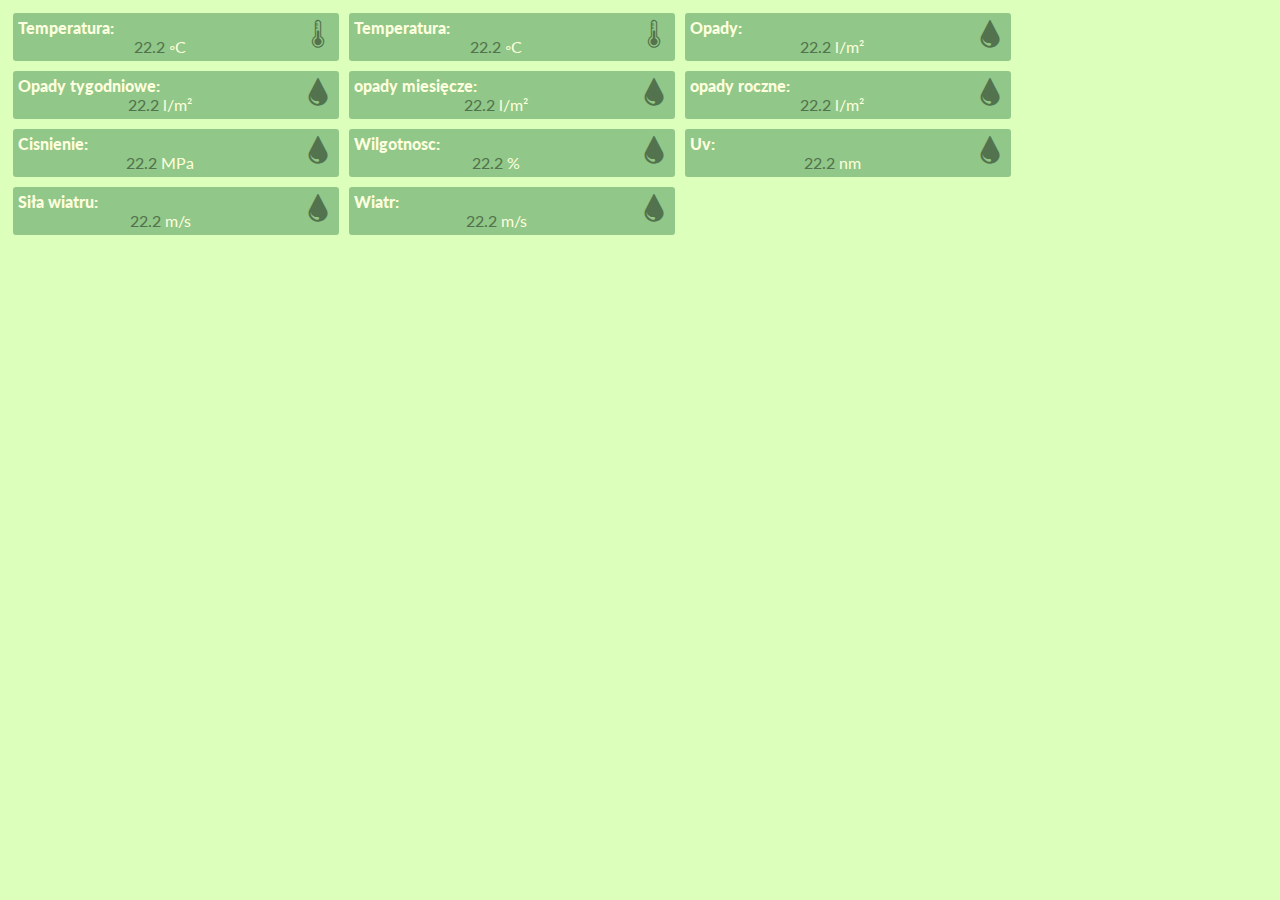
<file: Pogoda1/index.html>
<!DOCTYPE html>
<html lang="pl" class="">
<head>
    <meta charset="UTF-8">
    <meta http-equiv="X-UA-Compatible" content="IE=edge">
    <meta name="viewport" content="width=device-width, initial-scale=1.0">
    <title>Document</title>
    <link rel="stylesheet" href="style.css">
    <script src="https://cdn.socket.io/4.0.1/socket.io.min.js"></script>
    <link rel="stylesheet" href="icofont/icofont.min.css">
    <script src="skrypt.js" defer></script>
</head>
<body>
    <main>
        <div class="item temp">
            <div class="head">    
                Temperatura: 
                <i class="icofont-thermometer"></i>
            </div>
            <div class="body">
                <span class="value">22.2</span>
                <span class="unit">◦C</span>
            </div>
        </div>
        <div class="item tempin">
            <div class="head">    
                Temperatura: 
                <i class="icofont-thermometer"></i>
            </div>
            <div class="body">
                <span class="value">22.2</span>
                <span class="unit">◦C</span>
            </div>
        </div>
        <div class="item opady">
            <div class="head">    
                Opady: 
                <i class="icofont-water-drop"></i>
            </div>
            <div class="body">
                <span class="value">22.2</span>
                <span class="unit">l/m²</span>
            </div>
        </div>
        <div class="item optyg">
            <div class="head">    
                Opady tygodniowe: 
                <i class="icofont-water-drop"></i>
            </div>
            <div class="body">
                <span class="value">22.2</span>
                <span class="unit">l/m²</span>
            </div>
        </div>
        <div class="item opmi">
            <div class="head">    
                opady miesięcze: 
                <i class="icofont-water-drop"></i>
            </div>
            <div class="body">
                <span class="value">22.2</span>
                <span class="unit">l/m²</span>
            </div>
        </div>
        <div class="item opro">
            <div class="head">    
                opady roczne: 
                <i class="icofont-water-drop"></i>
            </div>
            <div class="body">
                <span class="value">22.2</span>
                <span class="unit">l/m²</span>
            </div>
        </div>
        <div class="item cis">
            <div class="head">    
                Cisnienie: 
                <i class="icofont-water-drop"></i>
            </div>
            <div class="body">
                <span class="value">22.2</span>
                <span class="unit">MPa</span>
            </div>
        </div>
        <div class="item wil">
            <div class="head">    
                Wilgotnosc: 
                <i class="icofont-water-drop"></i>
            </div>
            <div class="body">
                <span class="value">22.2</span>
                <span class="unit">%</span>
            </div>
        </div>
        <div class="item uv">
            <div class="head">    
                Uv: 
                <i class="icofont-water-drop"></i>
            </div>
            <div class="body">
                <span class="value">22.2</span>
                <span class="unit">nm</span>
            </div>
        </div>
        <div class="item mocsl">
            <div class="head">    
                Siła wiatru: 
                <i class="icofont-water-drop"></i>
            </div>
            <div class="body">
                <span class="value">22.2</span>
                <span class="unit">m/s</span>
            </div>
        </div>
        <div class="item wiatr">
            <div class="head">    
                Wiatr: 
                <i class="icofont-water-drop"></i>
            </div>
            <div class="body">
                <span class="value">22.2</span>
                <span class="unit">m/s</span>
            </div>
        </div>
    </main>
</body>
</html>
</file>
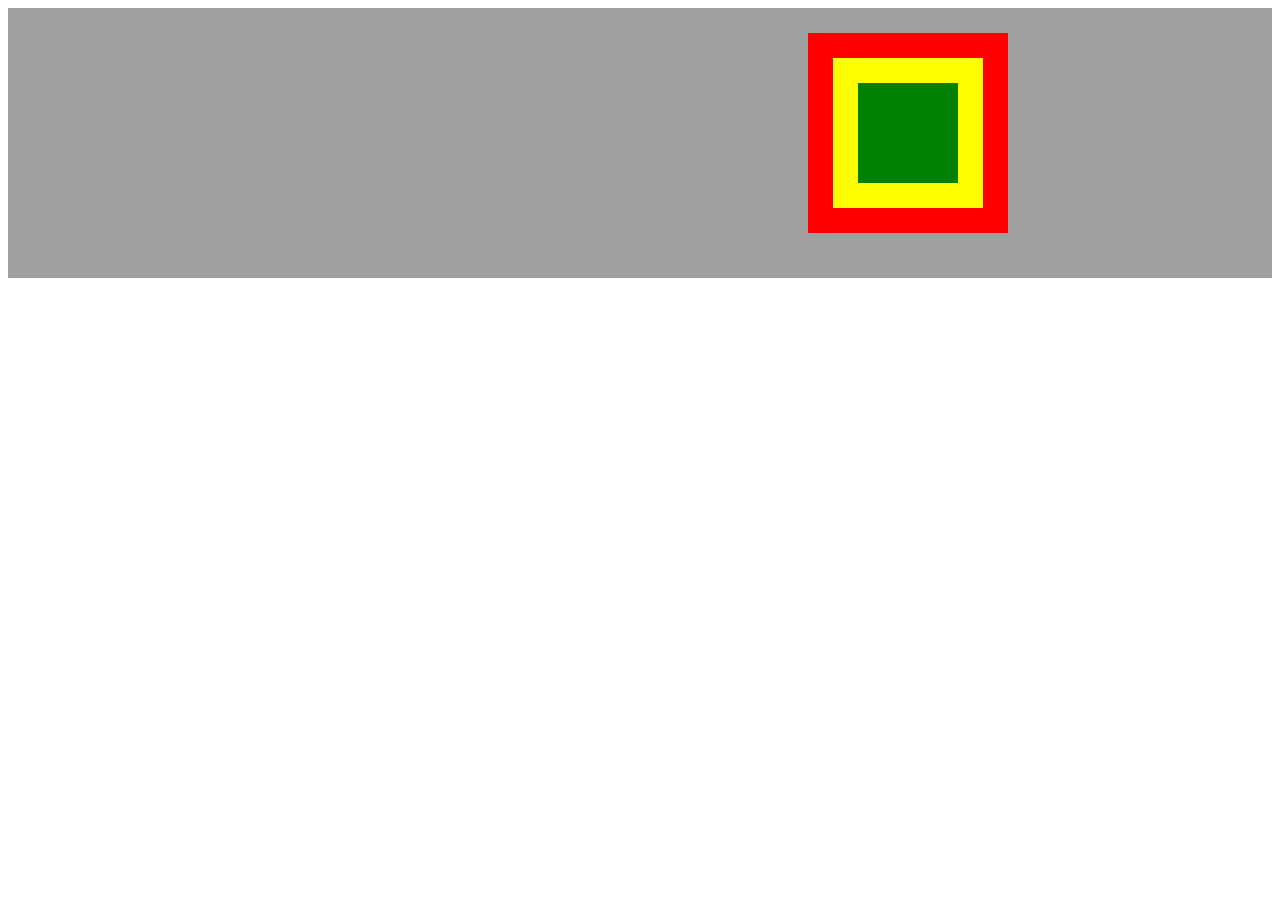
<file: pozycjonowanie _absolut/index.html>
<!DOCTYPE html>
<html lang="en">
<head>
    <meta charset="UTF-8">
    <meta http-equiv="X-UA-Compatible" content="IE=edge">
    <meta name="viewport" content="width=device-width, initial-scale=1.0">
    <title>Document</title>
    <script src="script.js" defer></script>
    <link rel="stylesheet" href="style.css">
</head>
<body>
    <div>
        <div>
            <div>
                <div></div>
            </div>
        </div>
    </div>
</body>
</html>
</file>
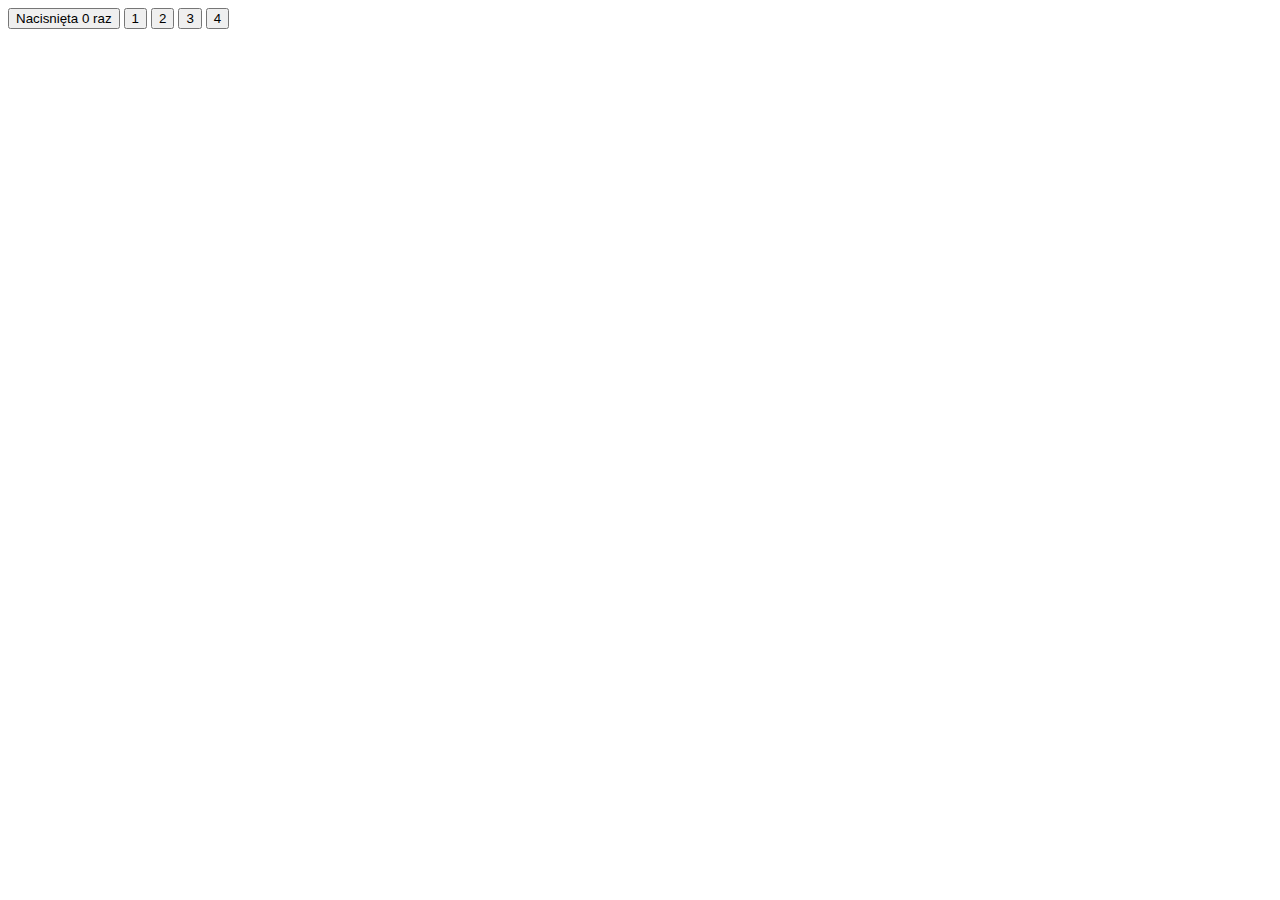
<file: Zdarzenia/index.html>
<!DOCTYPE html>
<html lang="en">
<head>
    <meta charset="UTF-8">
    <meta http-equiv="X-UA-Compatible" content="IE=edge">
    <meta name="viewport" content="width=device-width, initial-scale=1.0">
    <script src="skrypt.js" defer></script>
    <title>Document</title>
</head>
<body>
    <input type="button" onclick="clickCounter()">
    <button>1</button>
    <button>2</button>
    <button>3</button>
    <button>4</button>

    <h3></h3>
</body>
</html>
</file>
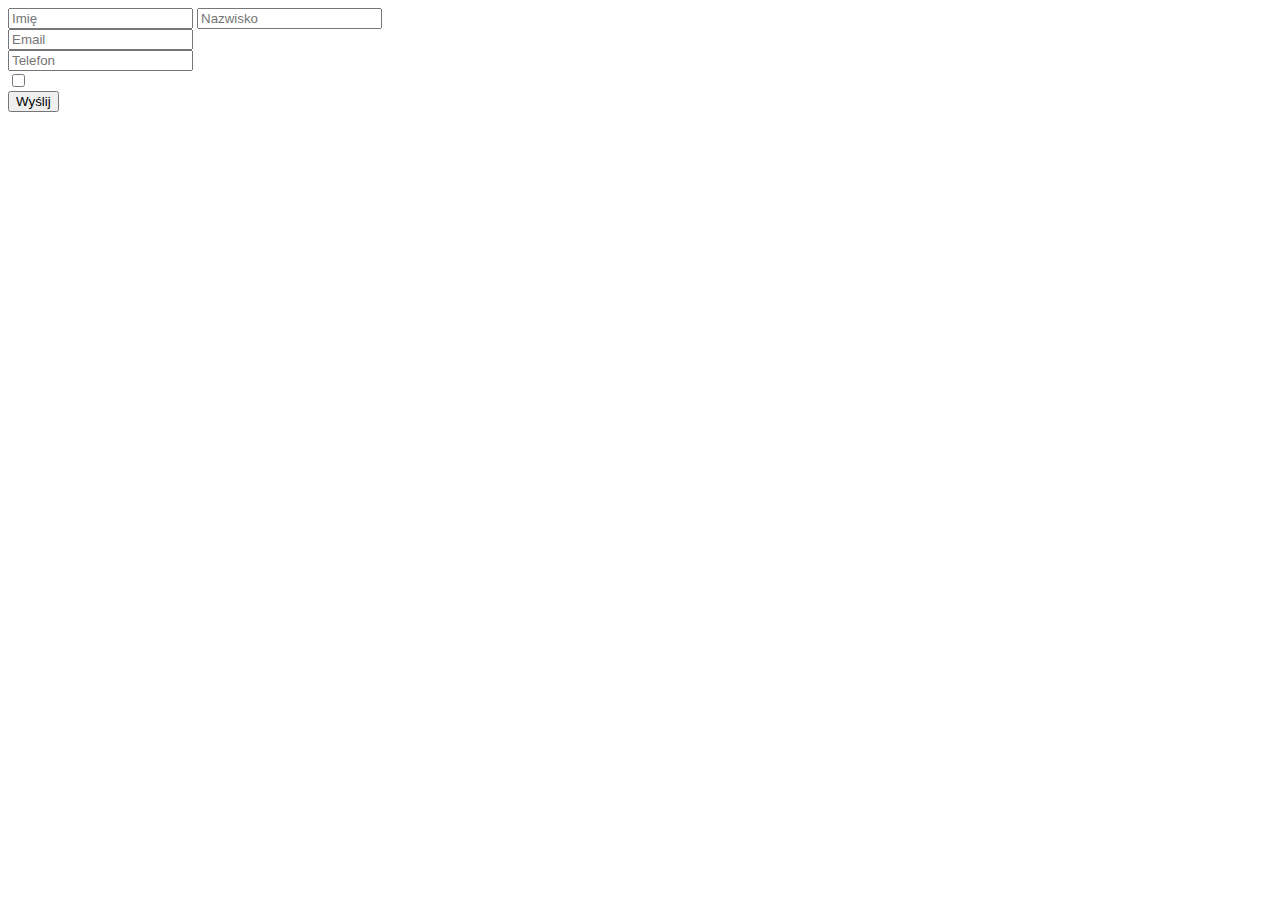
<file: Form/kontakt.html>
<!DOCTYPE html>
<html lang="en">
<head>
    <meta charset="UTF-8">
    <meta name="viewport" content="width=device-width, initial-scale=1.0">
    <title>Document</title>
    <style>
        .hide{
            display: none;
        }
    </style>
</head>
<body>
    
    <form action="">
        <div class="komunikat hide">Wypełnij pola form....</div>
        <div>
            <input required placeholder="Imię">
            <input required placeholder="Nazwisko">
        </div>
        <div>
            <input required placeholder="Email">
        </div>
        <div>
            <input required placeholder="Telefon">
        </div>
        <div>
            <input type="checkbox" name="zgoda" value="tak" id="">
        </div>
        <input type="submit" value="Wyślij">
    </form>

    <script>

        document.querySelector('form').addEventListener('submit', e=>{
            document.querySelector('.komunikat').classList.add('hide')
           
           if(!document.querySelector('[name=zgoda]').checked)
           {
               e.preventDefault();
               document.querySelector('.komunikat').classList.remove('hide')
           }
        });
    </script>
</body>
</html>
</file>
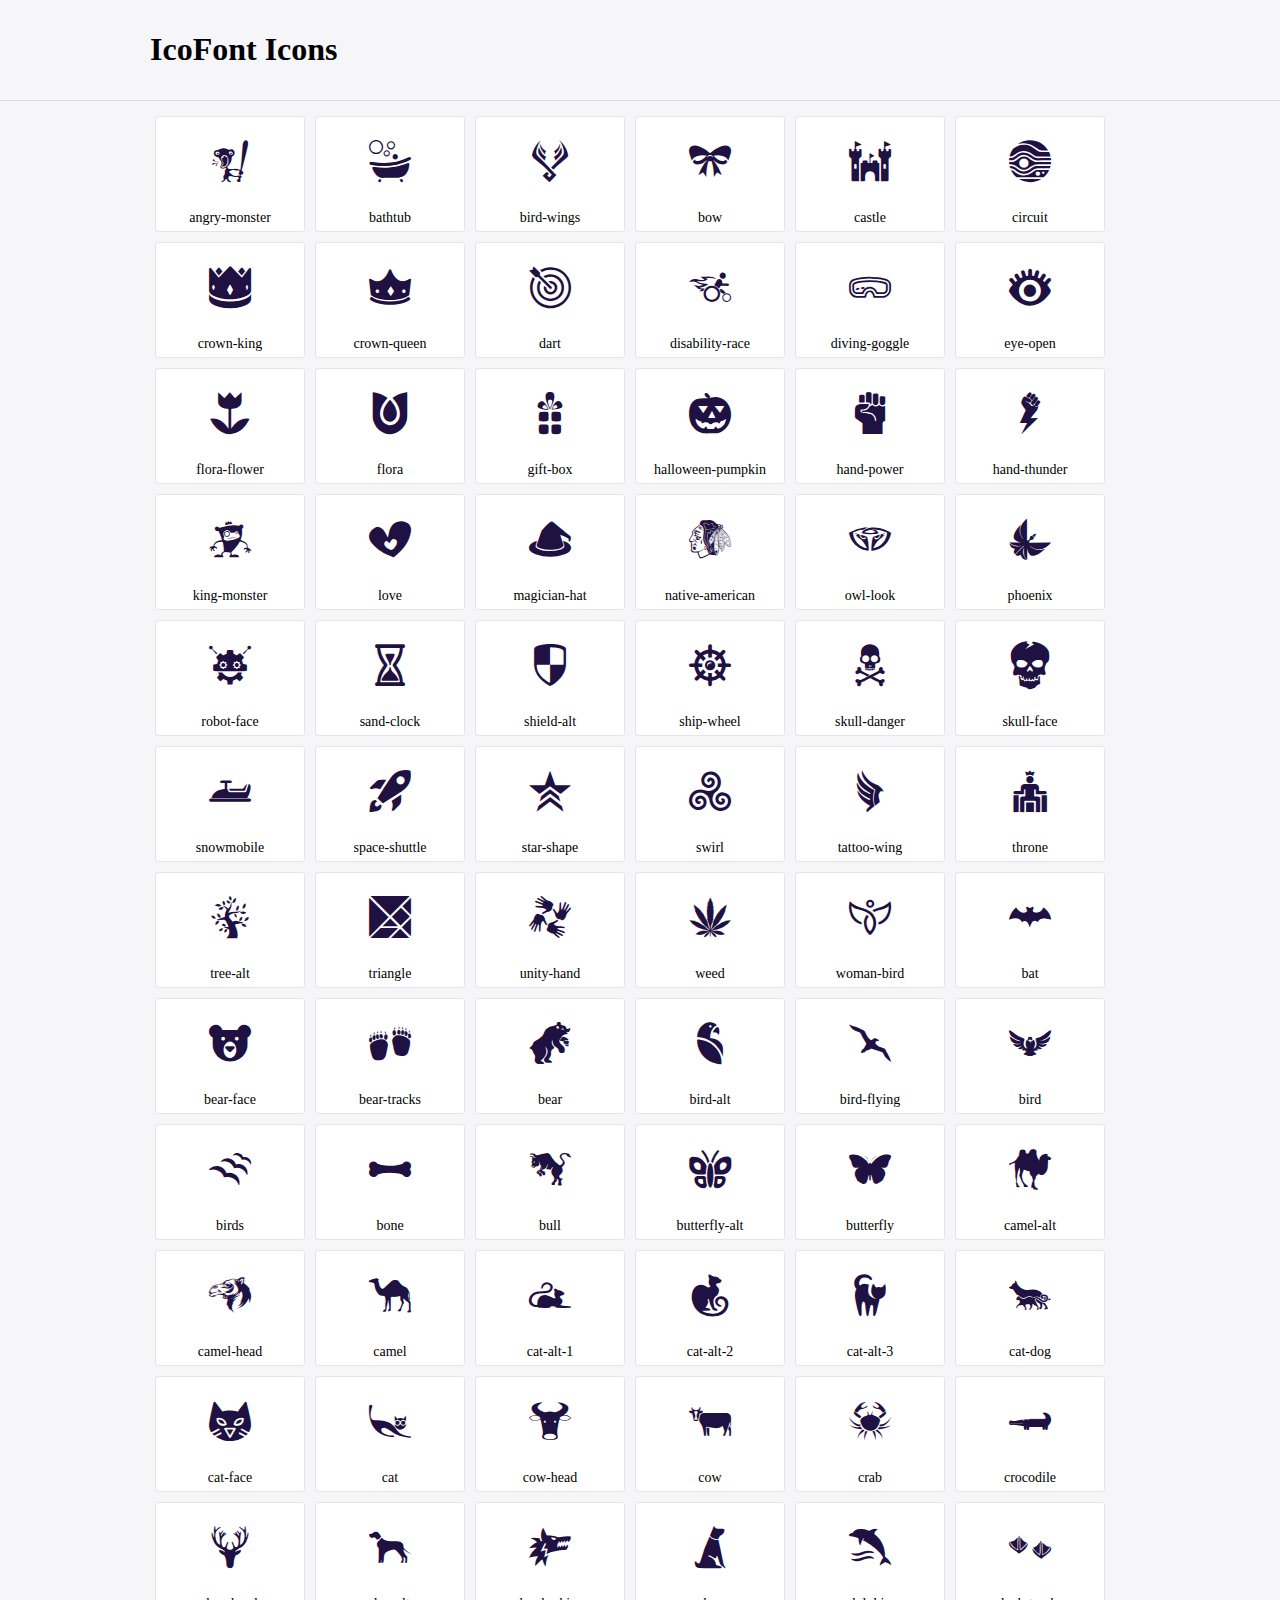
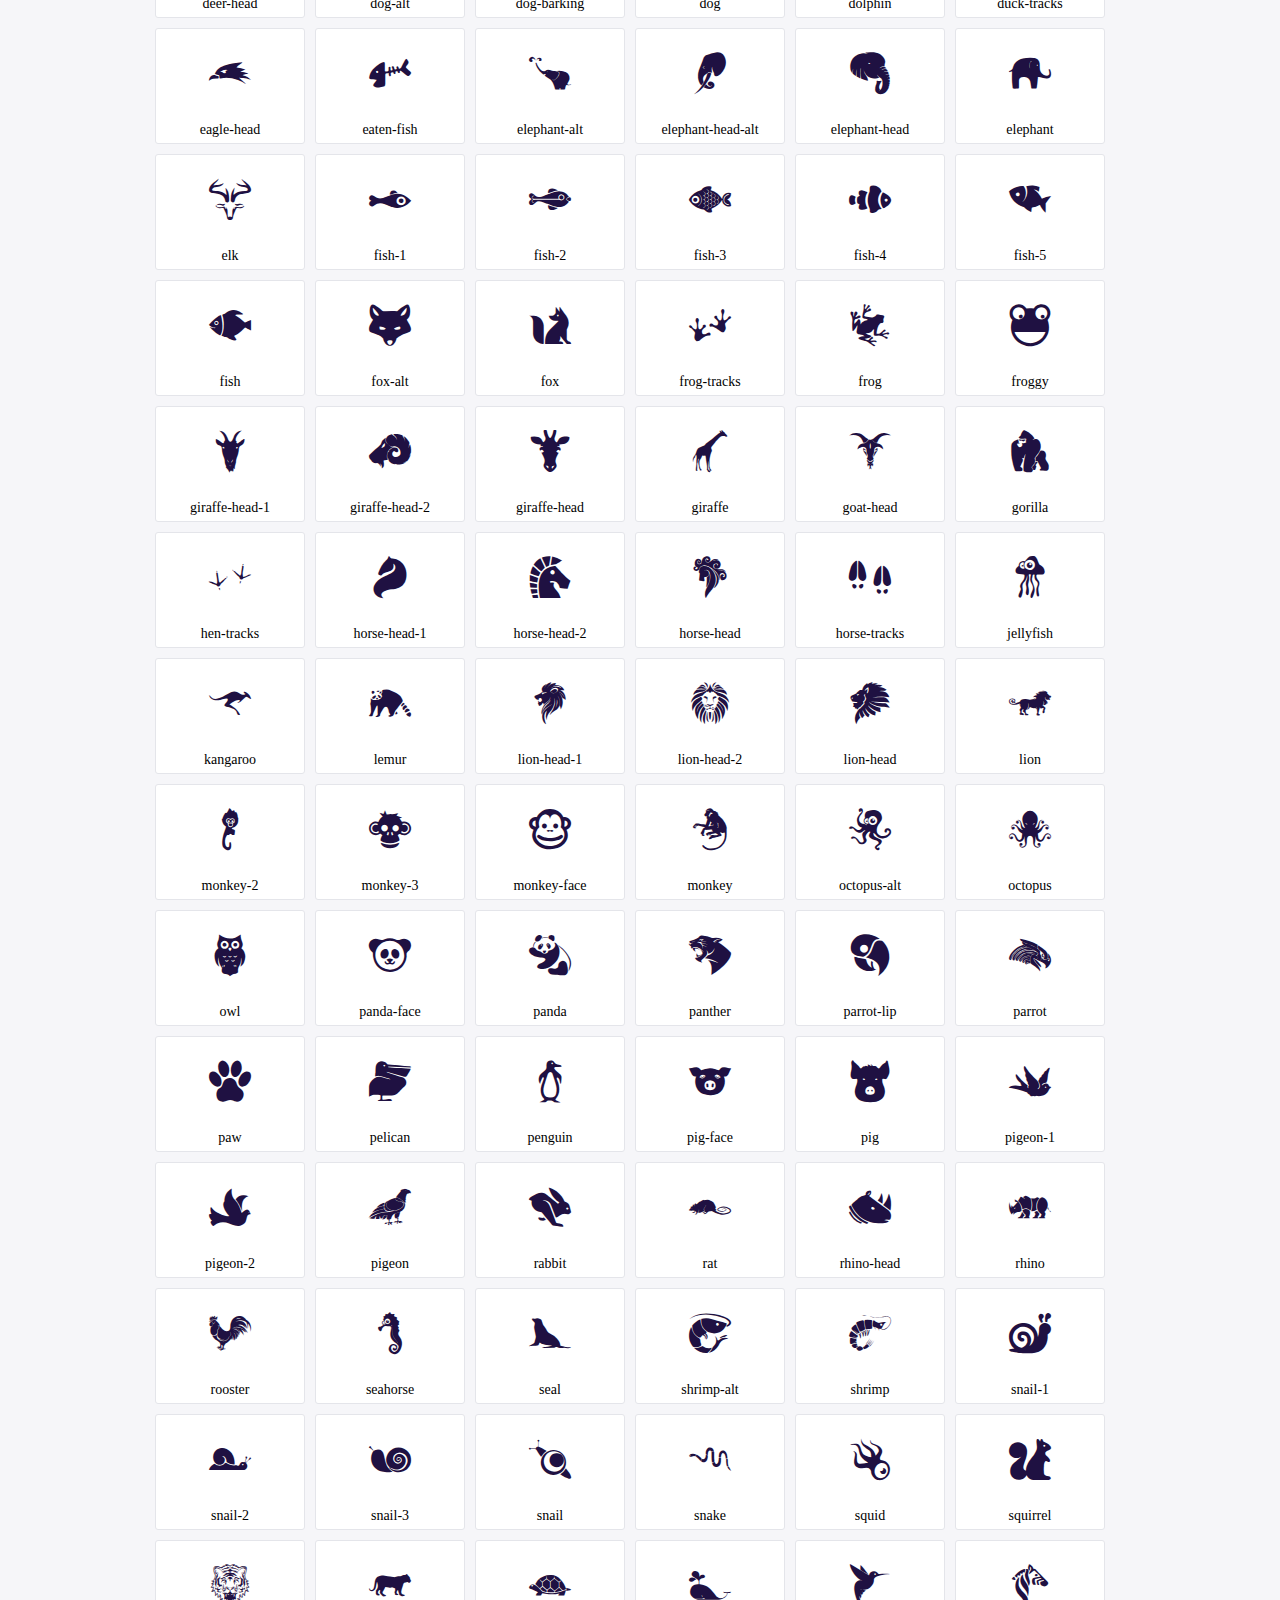
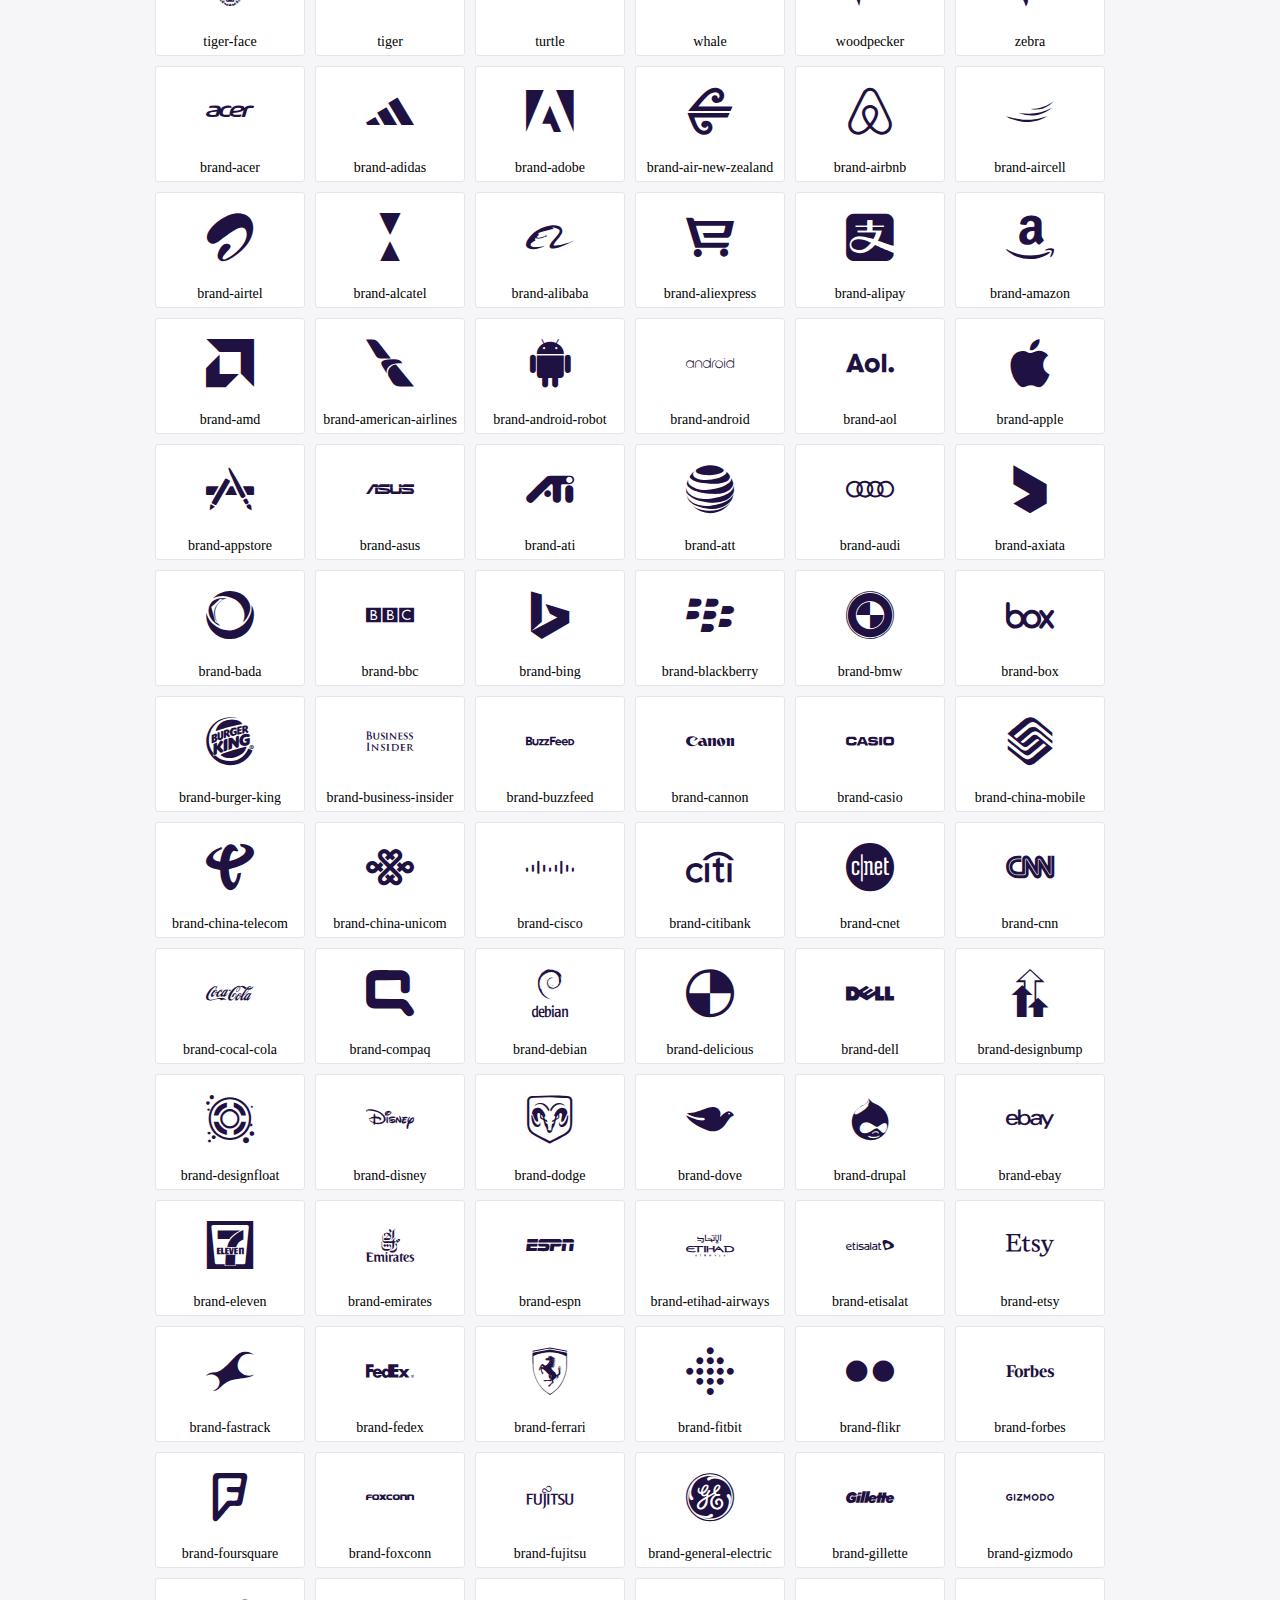
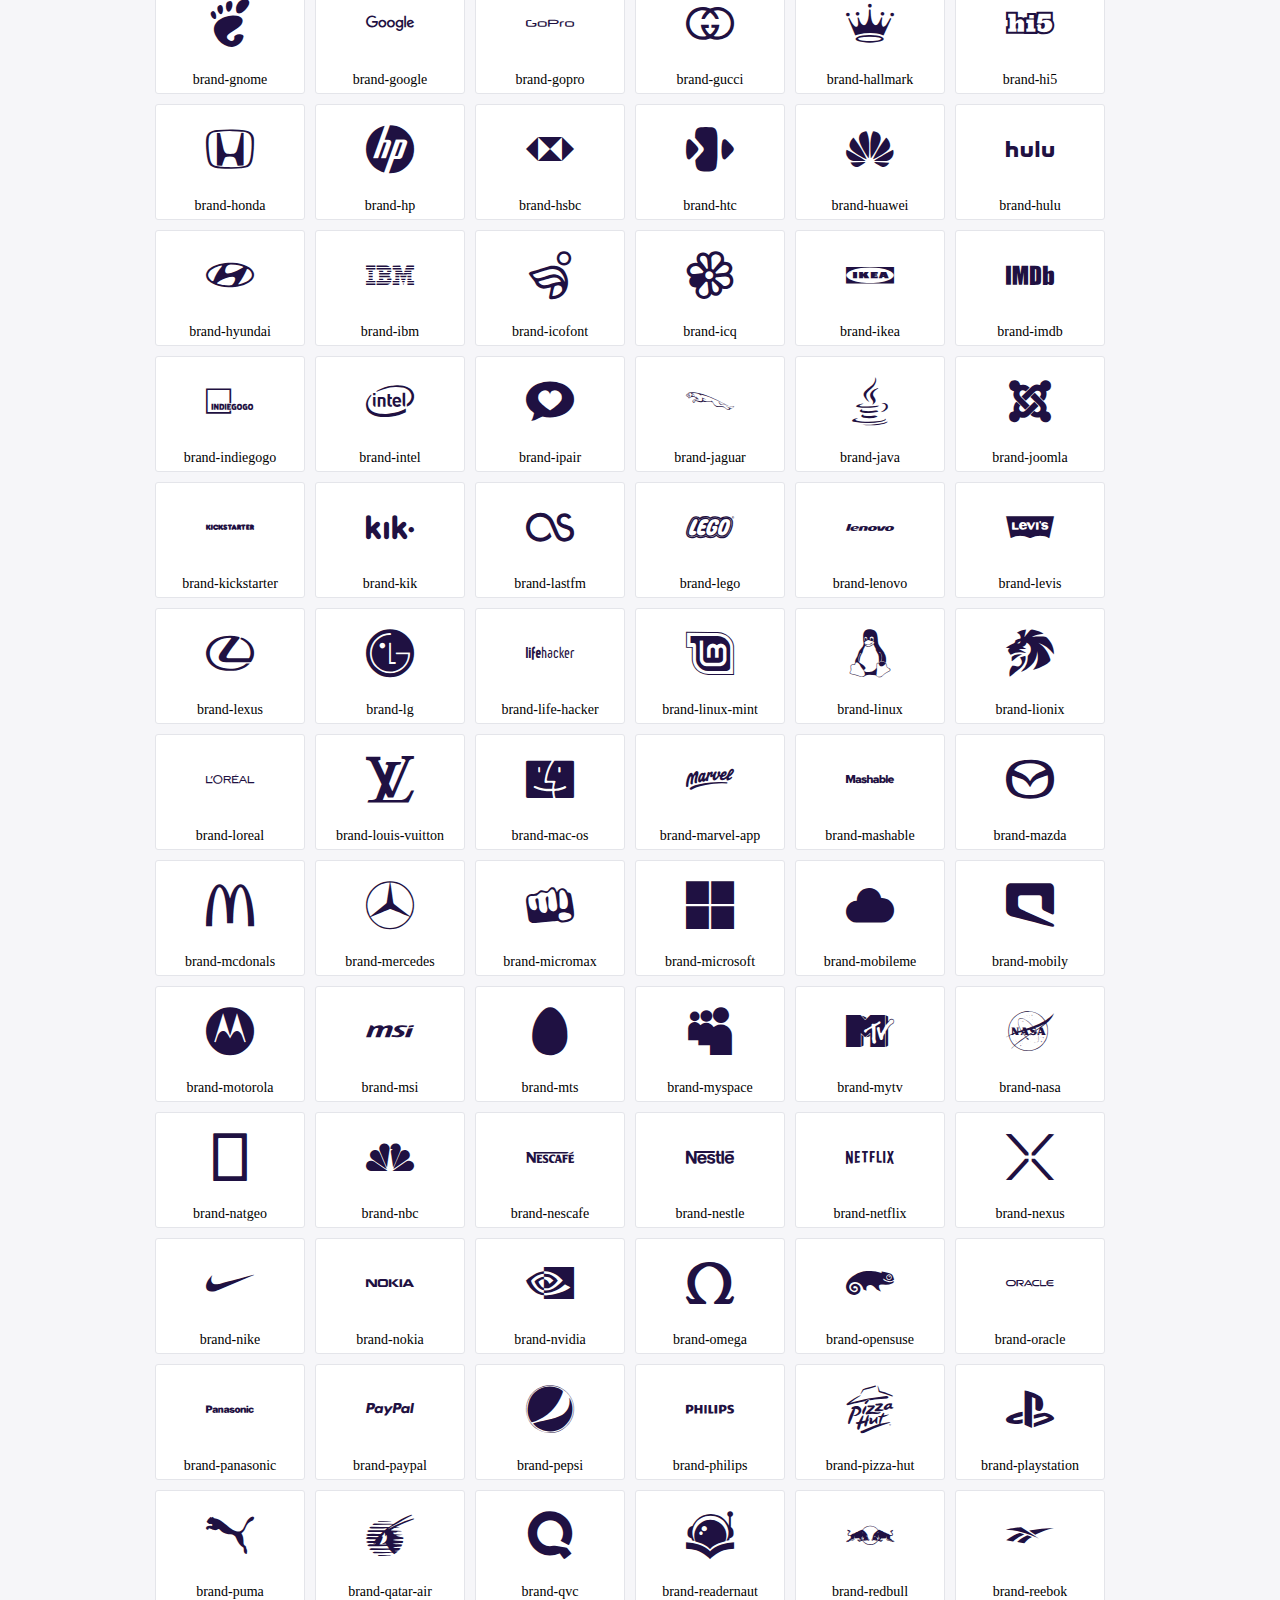
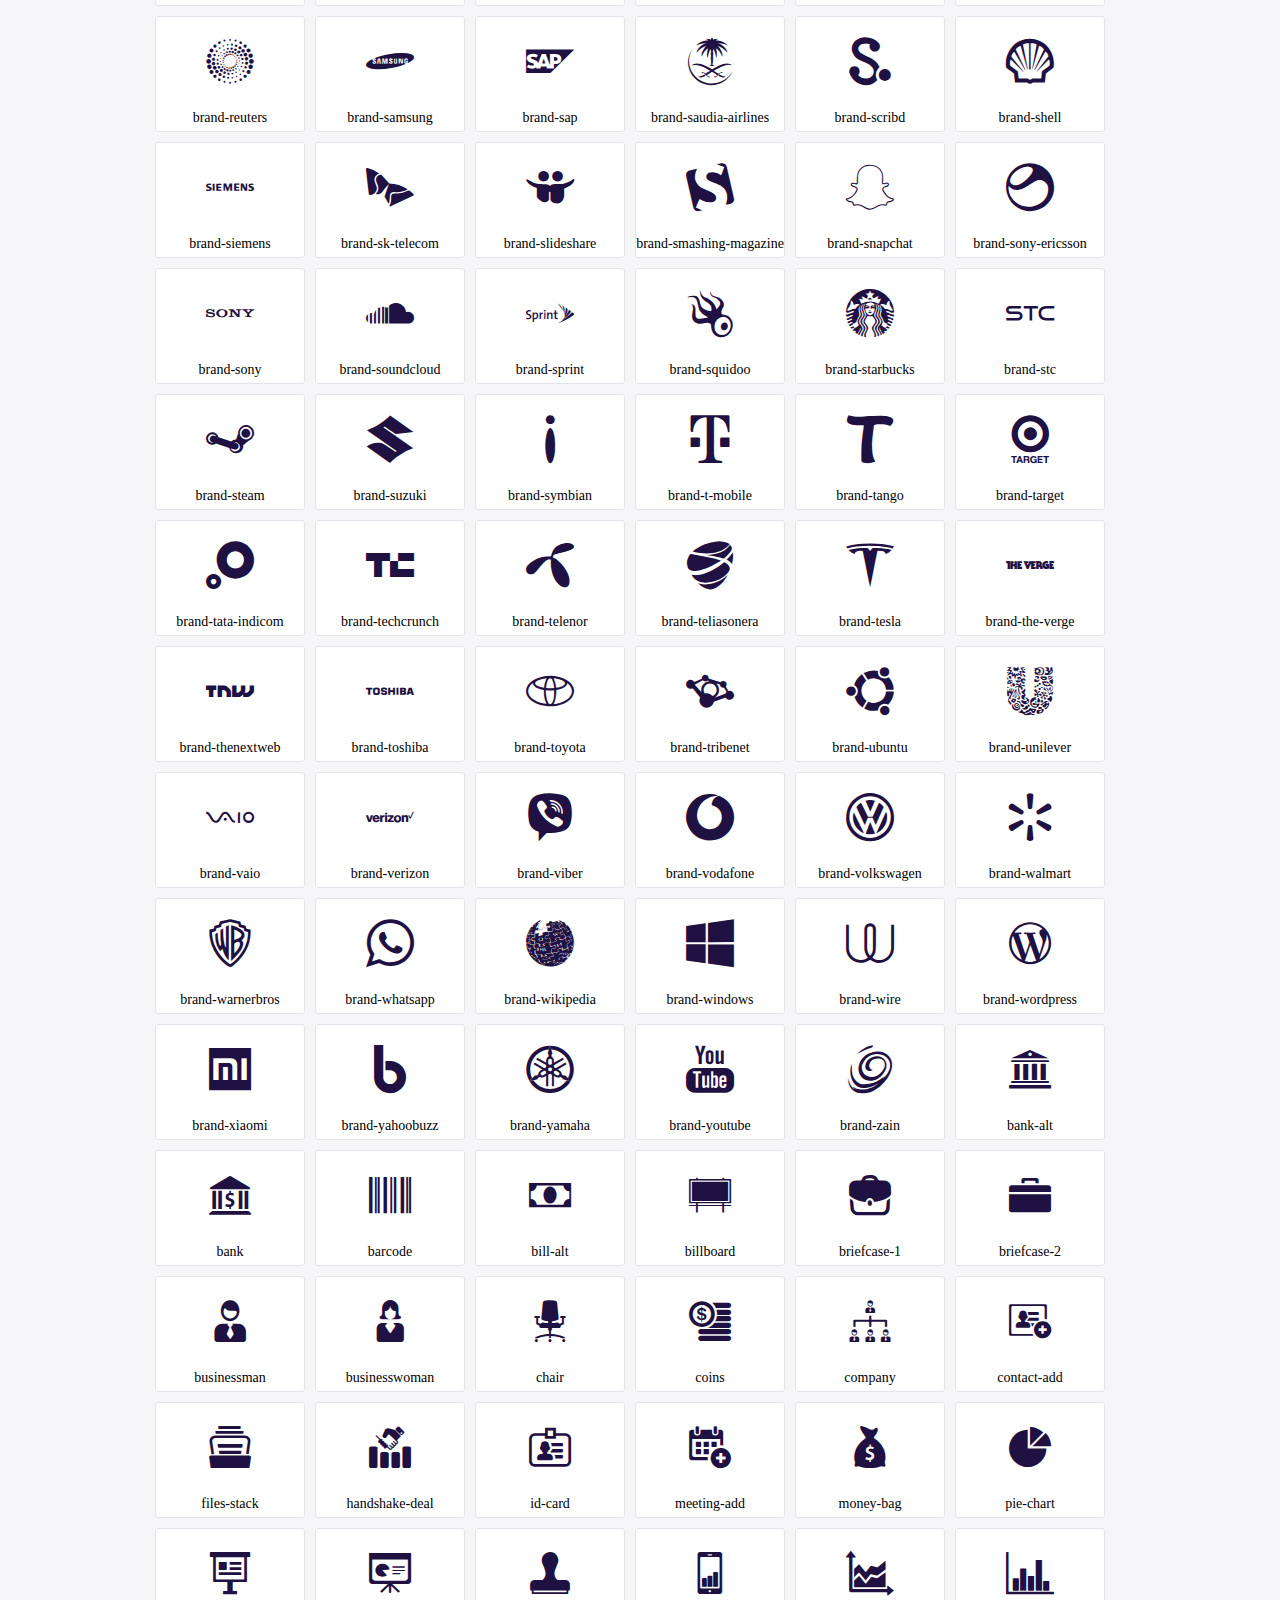
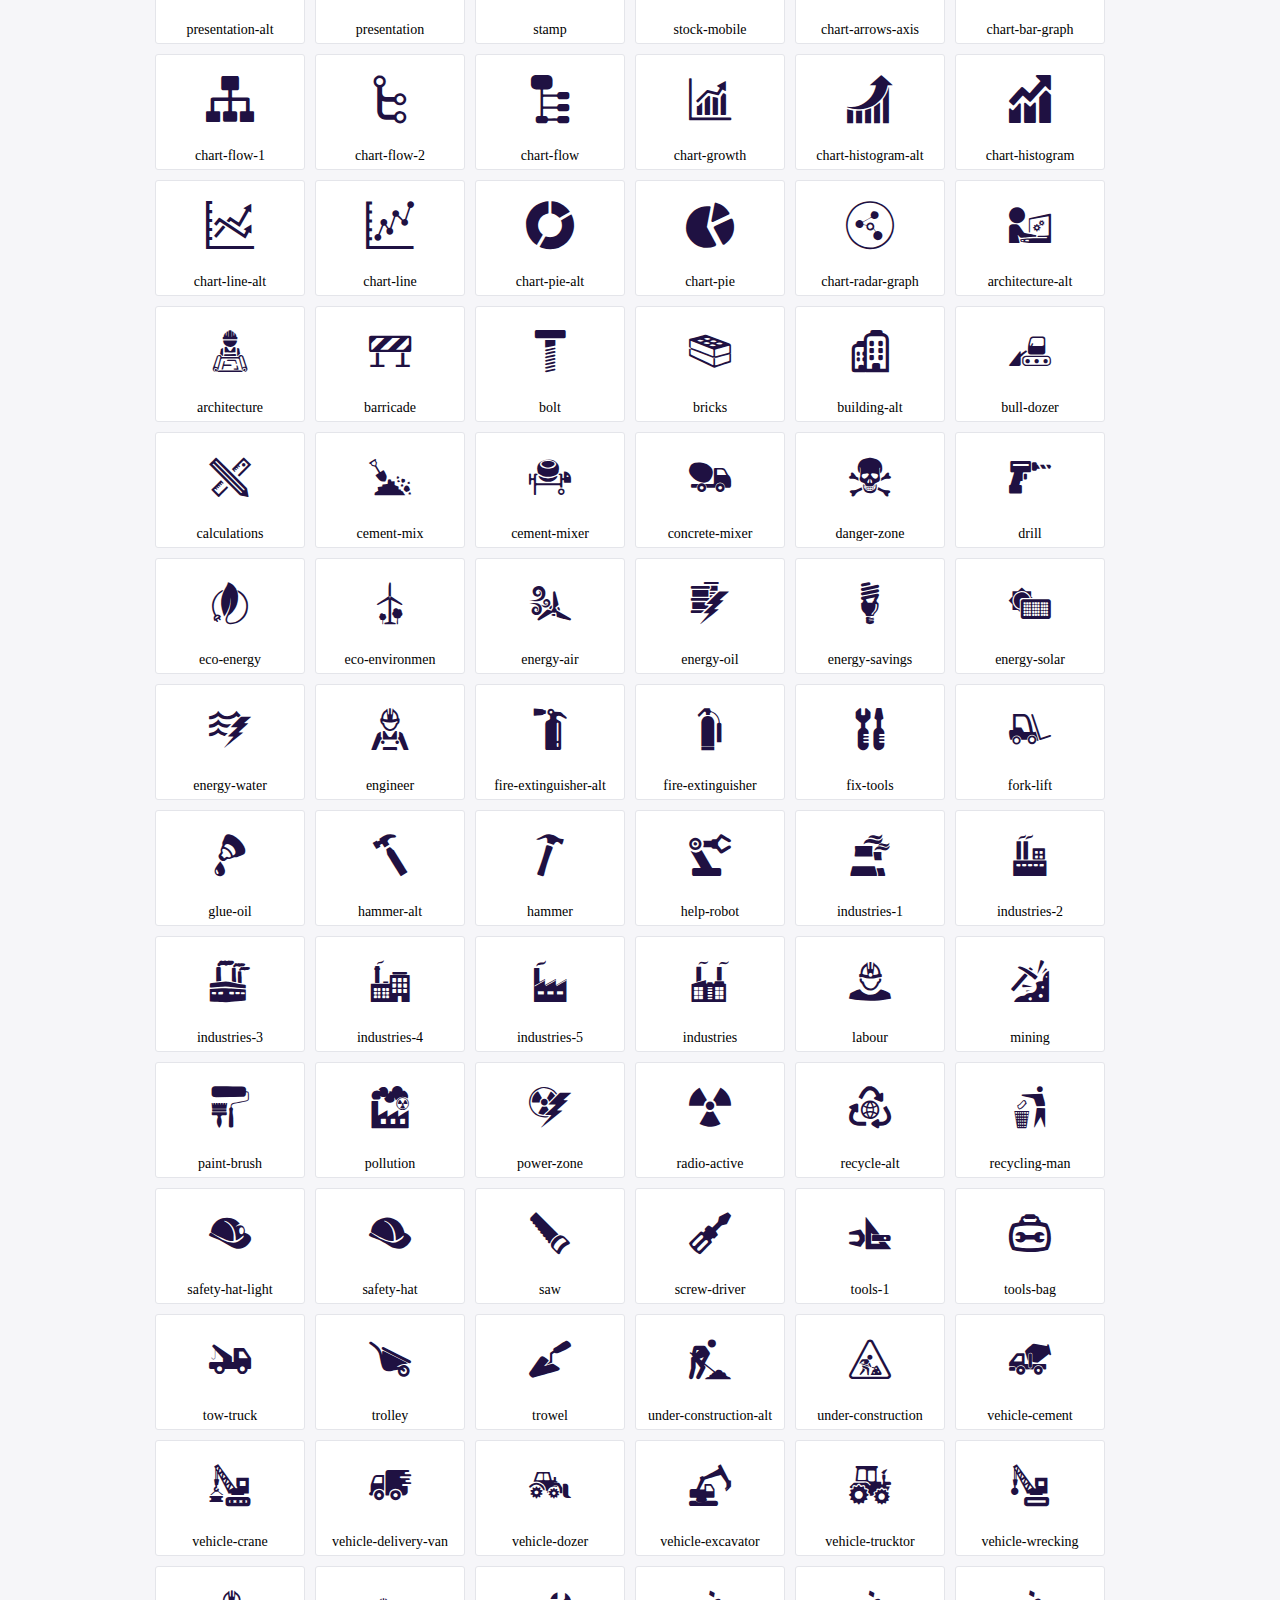
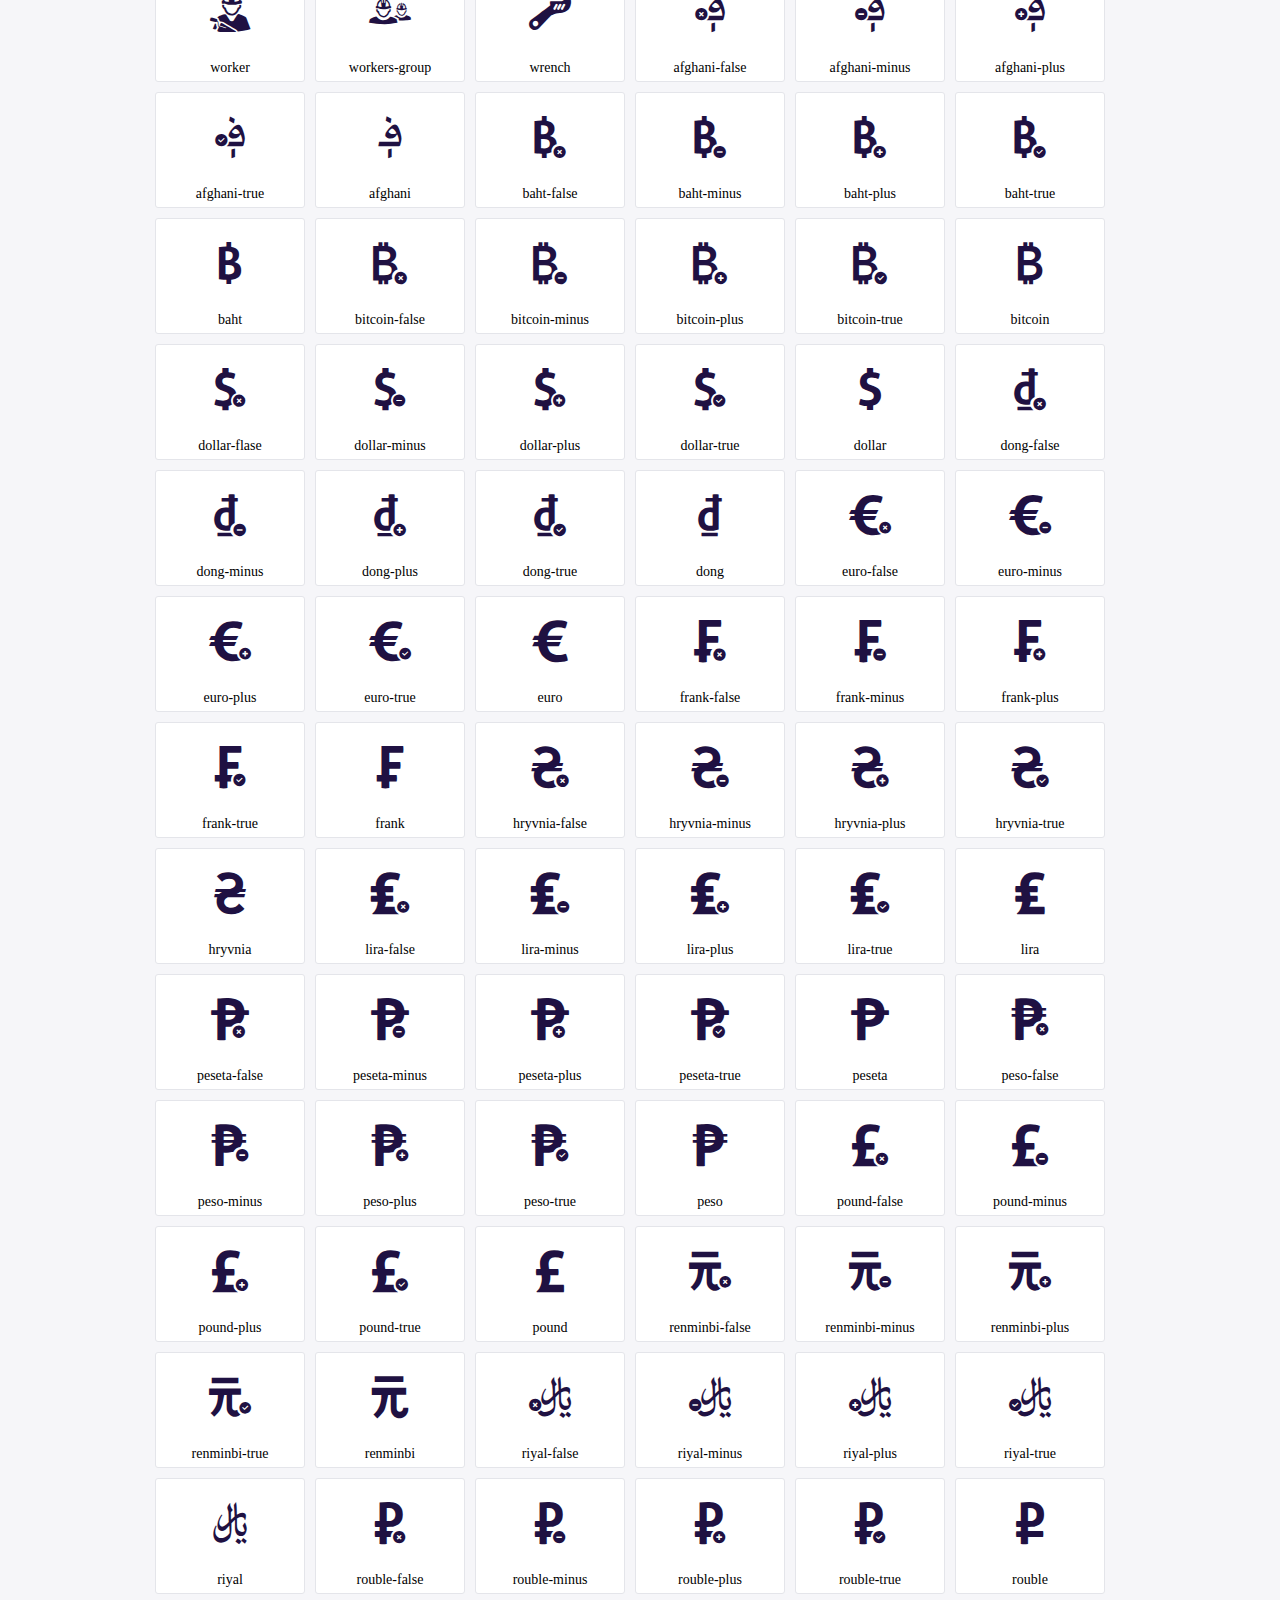
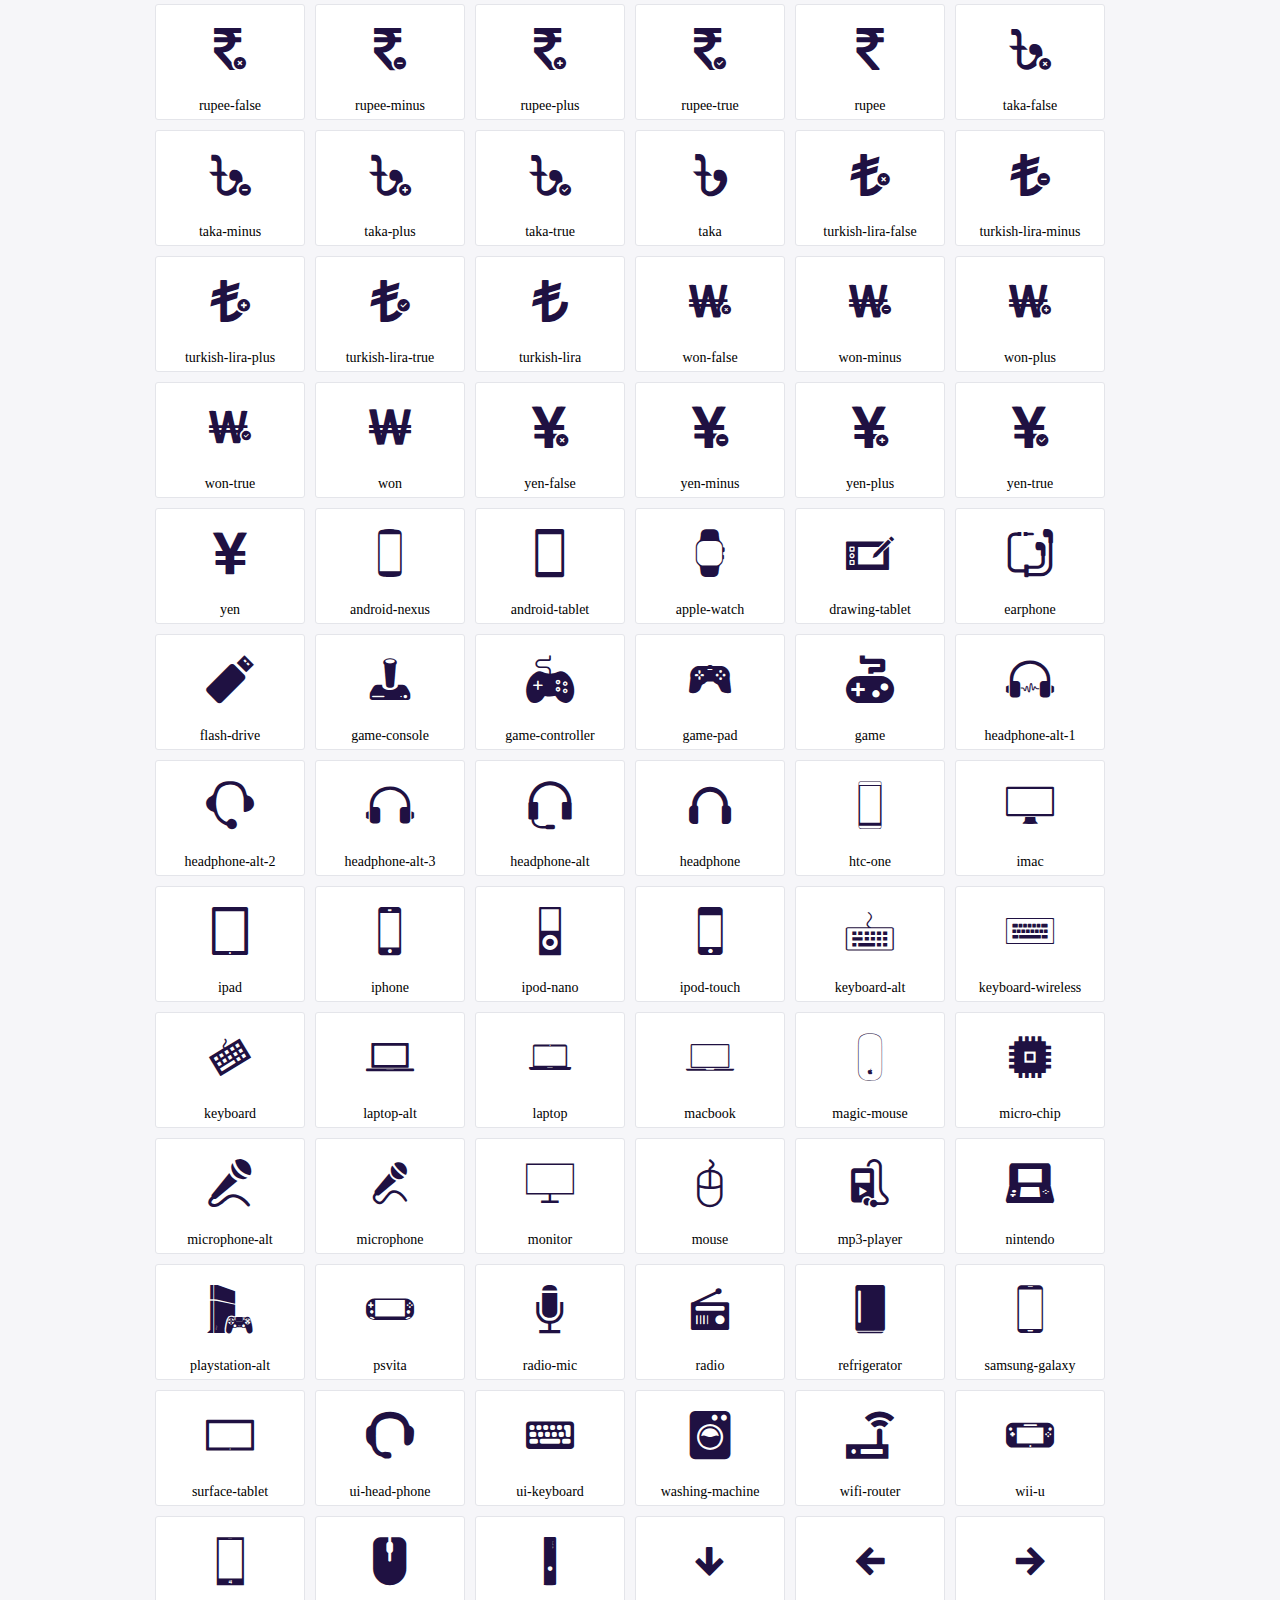
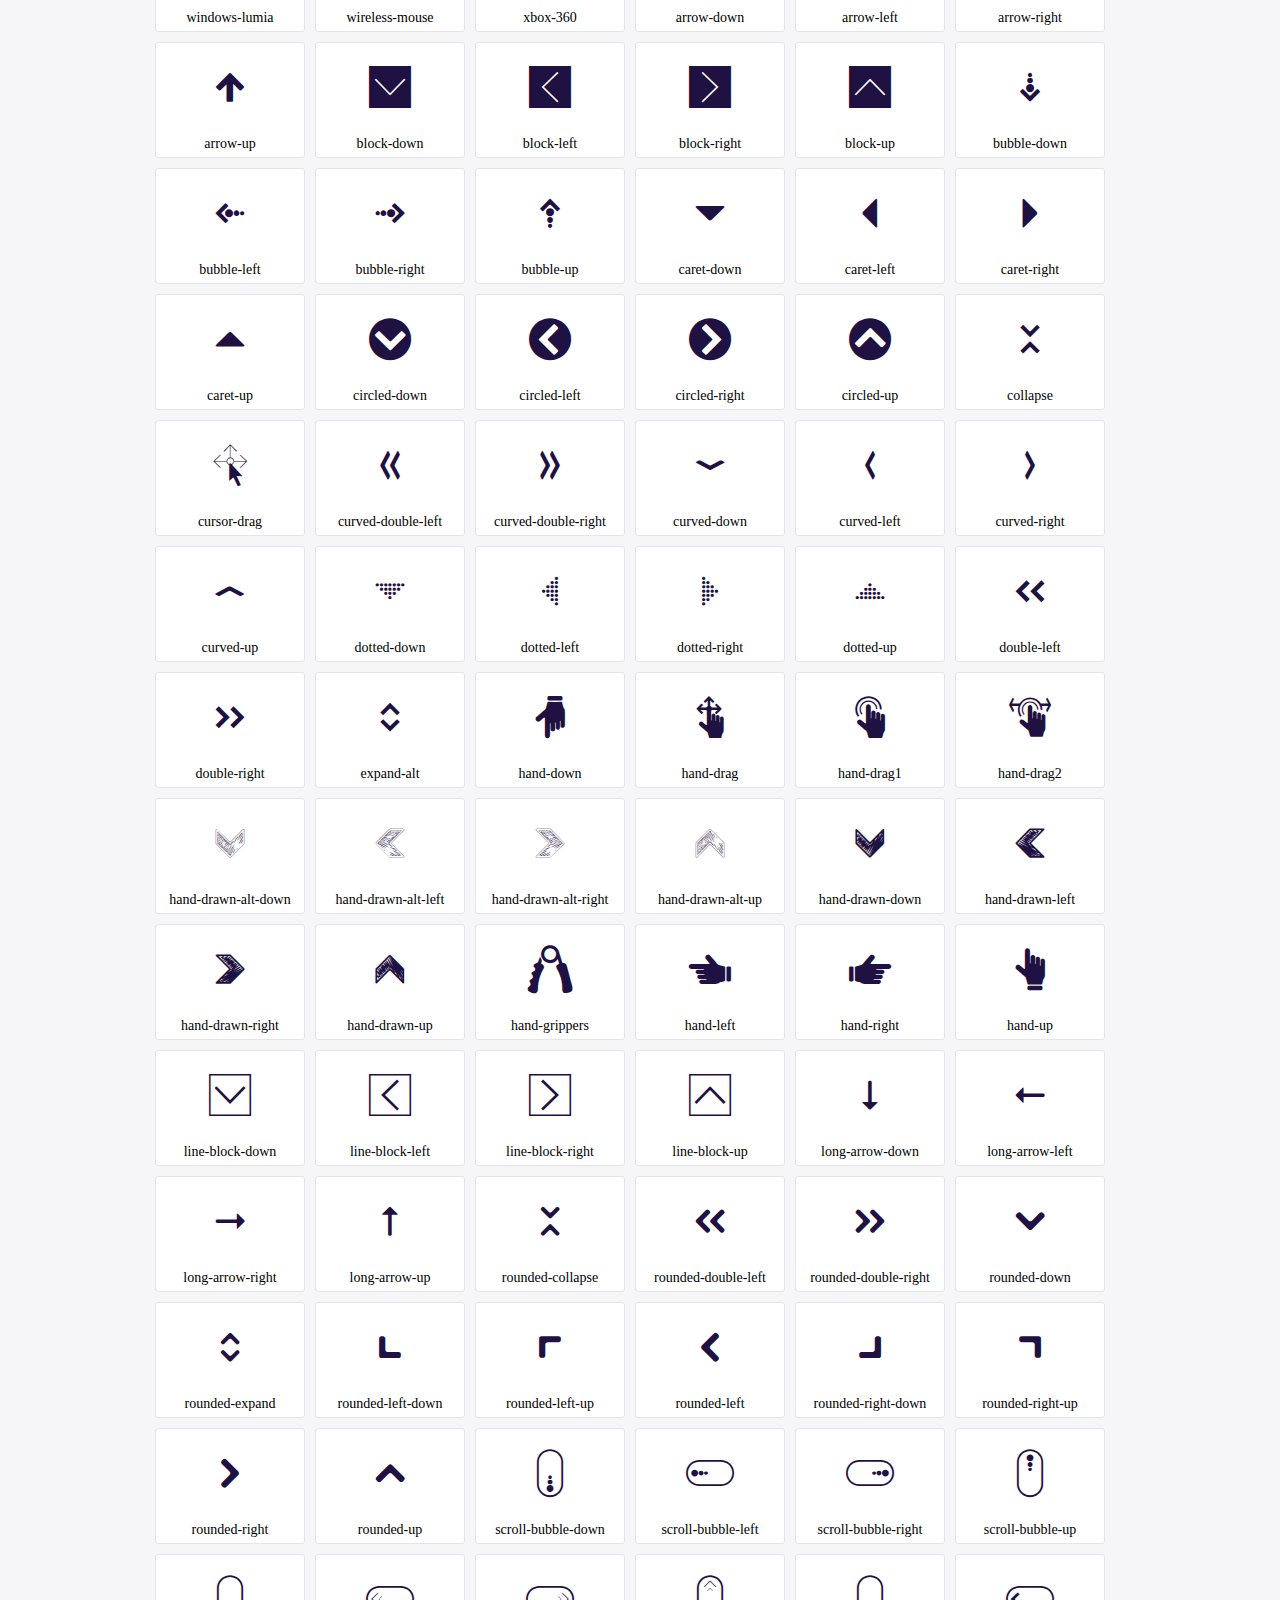
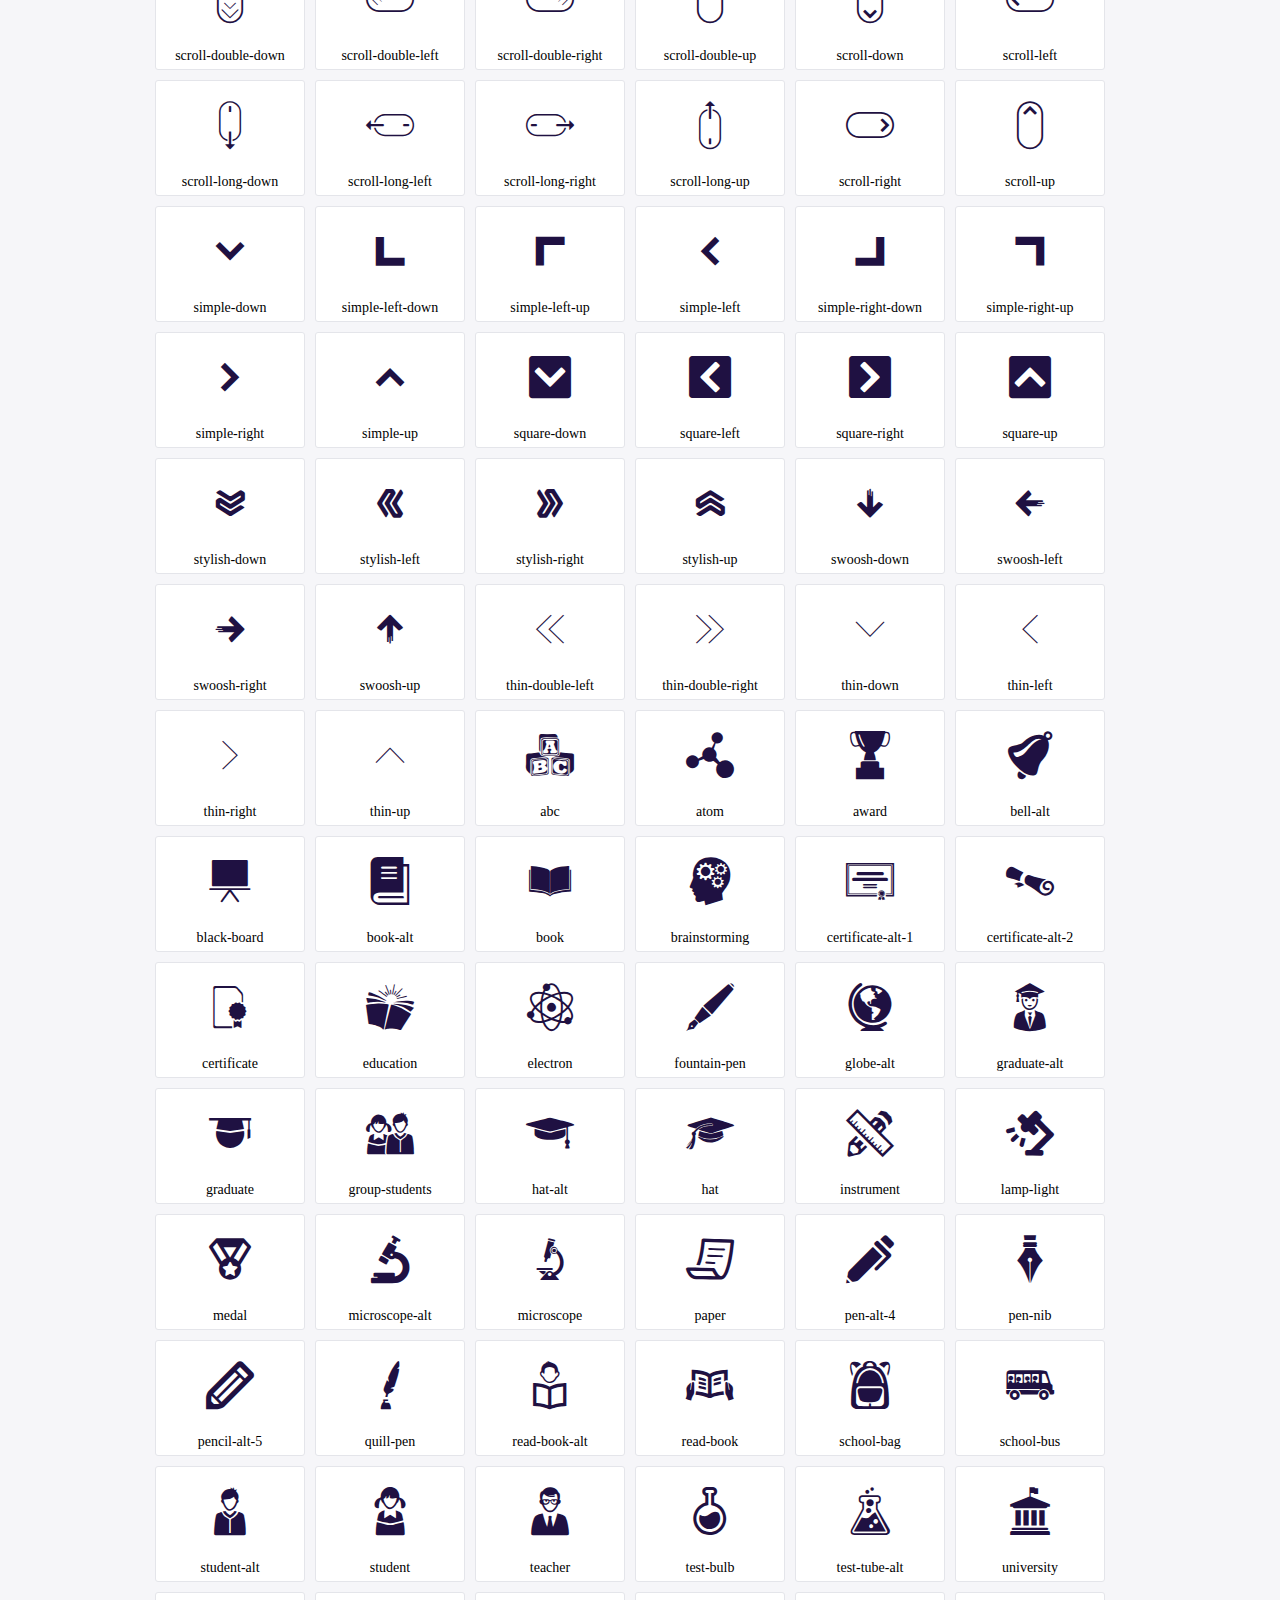
<file: Pogoda1/icofont/demo.html>
<!DOCTYPE html>
	<html>
	<head>
		<meta charset="utf-8">
		<title>Examples | IcoFont</title>
		<link rel="stylesheet" type="text/css" href="./icofont.min.css">
		<style type="text/css">
			body {
				margin: 0;
				padding: 0;
				background: #F6F6F9;
			}
			.header {
				border-bottom: 1px solid #DCDCE1;
				padding: 10px 0;
				margin-bottom: 10px;
			}
			.container {
				width: 980px;
				margin: 0 auto;
			}
			.ico-title {
				font-size: 2em;
			}
			.iconlist {
				margin: 0;
				padding: 0;
				list-style: none;
				text-align: center;
				width: 100%;
				display: flex;
				flex-wrap: wrap;
				flex-direction: row;
			}
			.iconlist li {
				position: relative;
				margin: 5px;
				width: 150px;
				cursor: pointer;
			}
			.iconlist li .icon-holder {
				position: relative;
				text-align: center;
				border-radius: 3px;
				overflow: hidden;
				padding-bottom: 5px;
				background: #ffffff;
				border: 1px solid #E4E5EA;
				transition: all 0.2s linear 0s;
			}
			.iconlist li .icon-holder:hover {
				background: #00C3DA;
				color: #ffffff;
			}
			.iconlist li .icon-holder:hover .icon i {
				color: #ffffff;
			}
			.iconlist li .icon-holder .icon {
				padding: 20px;
				text-align: center;
			}
			.iconlist li .icon-holder .icon i {
				font-size: 3em;
				color: #1F1142;
			}
			.iconlist li .icon-holder span {
				font-size: 14px;
				display: block;
				margin-top: 5px;
				border-radius: 3px;
			}
		</style>
	</head>
	<body>
	<div class="header">
		<div class="container">
			<h1 class="ico-title"> IcoFont Icons </h1>
		</div>
	</div>
	<div class="container">
		<ul class="iconlist">
		
		<li>
			<div class="icon-holder">
				<div class="icon"> 
					<i class="icofont-angry-monster"></i>
				</div> 
				<span> angry-monster </span>
			</div>
		</li>
		
		<li>
			<div class="icon-holder">
				<div class="icon"> 
					<i class="icofont-bathtub"></i>
				</div> 
				<span> bathtub </span>
			</div>
		</li>
		
		<li>
			<div class="icon-holder">
				<div class="icon"> 
					<i class="icofont-bird-wings"></i>
				</div> 
				<span> bird-wings </span>
			</div>
		</li>
		
		<li>
			<div class="icon-holder">
				<div class="icon"> 
					<i class="icofont-bow"></i>
				</div> 
				<span> bow </span>
			</div>
		</li>
		
		<li>
			<div class="icon-holder">
				<div class="icon"> 
					<i class="icofont-castle"></i>
				</div> 
				<span> castle </span>
			</div>
		</li>
		
		<li>
			<div class="icon-holder">
				<div class="icon"> 
					<i class="icofont-circuit"></i>
				</div> 
				<span> circuit </span>
			</div>
		</li>
		
		<li>
			<div class="icon-holder">
				<div class="icon"> 
					<i class="icofont-crown-king"></i>
				</div> 
				<span> crown-king </span>
			</div>
		</li>
		
		<li>
			<div class="icon-holder">
				<div class="icon"> 
					<i class="icofont-crown-queen"></i>
				</div> 
				<span> crown-queen </span>
			</div>
		</li>
		
		<li>
			<div class="icon-holder">
				<div class="icon"> 
					<i class="icofont-dart"></i>
				</div> 
				<span> dart </span>
			</div>
		</li>
		
		<li>
			<div class="icon-holder">
				<div class="icon"> 
					<i class="icofont-disability-race"></i>
				</div> 
				<span> disability-race </span>
			</div>
		</li>
		
		<li>
			<div class="icon-holder">
				<div class="icon"> 
					<i class="icofont-diving-goggle"></i>
				</div> 
				<span> diving-goggle </span>
			</div>
		</li>
		
		<li>
			<div class="icon-holder">
				<div class="icon"> 
					<i class="icofont-eye-open"></i>
				</div> 
				<span> eye-open </span>
			</div>
		</li>
		
		<li>
			<div class="icon-holder">
				<div class="icon"> 
					<i class="icofont-flora-flower"></i>
				</div> 
				<span> flora-flower </span>
			</div>
		</li>
		
		<li>
			<div class="icon-holder">
				<div class="icon"> 
					<i class="icofont-flora"></i>
				</div> 
				<span> flora </span>
			</div>
		</li>
		
		<li>
			<div class="icon-holder">
				<div class="icon"> 
					<i class="icofont-gift-box"></i>
				</div> 
				<span> gift-box </span>
			</div>
		</li>
		
		<li>
			<div class="icon-holder">
				<div class="icon"> 
					<i class="icofont-halloween-pumpkin"></i>
				</div> 
				<span> halloween-pumpkin </span>
			</div>
		</li>
		
		<li>
			<div class="icon-holder">
				<div class="icon"> 
					<i class="icofont-hand-power"></i>
				</div> 
				<span> hand-power </span>
			</div>
		</li>
		
		<li>
			<div class="icon-holder">
				<div class="icon"> 
					<i class="icofont-hand-thunder"></i>
				</div> 
				<span> hand-thunder </span>
			</div>
		</li>
		
		<li>
			<div class="icon-holder">
				<div class="icon"> 
					<i class="icofont-king-monster"></i>
				</div> 
				<span> king-monster </span>
			</div>
		</li>
		
		<li>
			<div class="icon-holder">
				<div class="icon"> 
					<i class="icofont-love"></i>
				</div> 
				<span> love </span>
			</div>
		</li>
		
		<li>
			<div class="icon-holder">
				<div class="icon"> 
					<i class="icofont-magician-hat"></i>
				</div> 
				<span> magician-hat </span>
			</div>
		</li>
		
		<li>
			<div class="icon-holder">
				<div class="icon"> 
					<i class="icofont-native-american"></i>
				</div> 
				<span> native-american </span>
			</div>
		</li>
		
		<li>
			<div class="icon-holder">
				<div class="icon"> 
					<i class="icofont-owl-look"></i>
				</div> 
				<span> owl-look </span>
			</div>
		</li>
		
		<li>
			<div class="icon-holder">
				<div class="icon"> 
					<i class="icofont-phoenix"></i>
				</div> 
				<span> phoenix </span>
			</div>
		</li>
		
		<li>
			<div class="icon-holder">
				<div class="icon"> 
					<i class="icofont-robot-face"></i>
				</div> 
				<span> robot-face </span>
			</div>
		</li>
		
		<li>
			<div class="icon-holder">
				<div class="icon"> 
					<i class="icofont-sand-clock"></i>
				</div> 
				<span> sand-clock </span>
			</div>
		</li>
		
		<li>
			<div class="icon-holder">
				<div class="icon"> 
					<i class="icofont-shield-alt"></i>
				</div> 
				<span> shield-alt </span>
			</div>
		</li>
		
		<li>
			<div class="icon-holder">
				<div class="icon"> 
					<i class="icofont-ship-wheel"></i>
				</div> 
				<span> ship-wheel </span>
			</div>
		</li>
		
		<li>
			<div class="icon-holder">
				<div class="icon"> 
					<i class="icofont-skull-danger"></i>
				</div> 
				<span> skull-danger </span>
			</div>
		</li>
		
		<li>
			<div class="icon-holder">
				<div class="icon"> 
					<i class="icofont-skull-face"></i>
				</div> 
				<span> skull-face </span>
			</div>
		</li>
		
		<li>
			<div class="icon-holder">
				<div class="icon"> 
					<i class="icofont-snowmobile"></i>
				</div> 
				<span> snowmobile </span>
			</div>
		</li>
		
		<li>
			<div class="icon-holder">
				<div class="icon"> 
					<i class="icofont-space-shuttle"></i>
				</div> 
				<span> space-shuttle </span>
			</div>
		</li>
		
		<li>
			<div class="icon-holder">
				<div class="icon"> 
					<i class="icofont-star-shape"></i>
				</div> 
				<span> star-shape </span>
			</div>
		</li>
		
		<li>
			<div class="icon-holder">
				<div class="icon"> 
					<i class="icofont-swirl"></i>
				</div> 
				<span> swirl </span>
			</div>
		</li>
		
		<li>
			<div class="icon-holder">
				<div class="icon"> 
					<i class="icofont-tattoo-wing"></i>
				</div> 
				<span> tattoo-wing </span>
			</div>
		</li>
		
		<li>
			<div class="icon-holder">
				<div class="icon"> 
					<i class="icofont-throne"></i>
				</div> 
				<span> throne </span>
			</div>
		</li>
		
		<li>
			<div class="icon-holder">
				<div class="icon"> 
					<i class="icofont-tree-alt"></i>
				</div> 
				<span> tree-alt </span>
			</div>
		</li>
		
		<li>
			<div class="icon-holder">
				<div class="icon"> 
					<i class="icofont-triangle"></i>
				</div> 
				<span> triangle </span>
			</div>
		</li>
		
		<li>
			<div class="icon-holder">
				<div class="icon"> 
					<i class="icofont-unity-hand"></i>
				</div> 
				<span> unity-hand </span>
			</div>
		</li>
		
		<li>
			<div class="icon-holder">
				<div class="icon"> 
					<i class="icofont-weed"></i>
				</div> 
				<span> weed </span>
			</div>
		</li>
		
		<li>
			<div class="icon-holder">
				<div class="icon"> 
					<i class="icofont-woman-bird"></i>
				</div> 
				<span> woman-bird </span>
			</div>
		</li>
		
		<li>
			<div class="icon-holder">
				<div class="icon"> 
					<i class="icofont-bat"></i>
				</div> 
				<span> bat </span>
			</div>
		</li>
		
		<li>
			<div class="icon-holder">
				<div class="icon"> 
					<i class="icofont-bear-face"></i>
				</div> 
				<span> bear-face </span>
			</div>
		</li>
		
		<li>
			<div class="icon-holder">
				<div class="icon"> 
					<i class="icofont-bear-tracks"></i>
				</div> 
				<span> bear-tracks </span>
			</div>
		</li>
		
		<li>
			<div class="icon-holder">
				<div class="icon"> 
					<i class="icofont-bear"></i>
				</div> 
				<span> bear </span>
			</div>
		</li>
		
		<li>
			<div class="icon-holder">
				<div class="icon"> 
					<i class="icofont-bird-alt"></i>
				</div> 
				<span> bird-alt </span>
			</div>
		</li>
		
		<li>
			<div class="icon-holder">
				<div class="icon"> 
					<i class="icofont-bird-flying"></i>
				</div> 
				<span> bird-flying </span>
			</div>
		</li>
		
		<li>
			<div class="icon-holder">
				<div class="icon"> 
					<i class="icofont-bird"></i>
				</div> 
				<span> bird </span>
			</div>
		</li>
		
		<li>
			<div class="icon-holder">
				<div class="icon"> 
					<i class="icofont-birds"></i>
				</div> 
				<span> birds </span>
			</div>
		</li>
		
		<li>
			<div class="icon-holder">
				<div class="icon"> 
					<i class="icofont-bone"></i>
				</div> 
				<span> bone </span>
			</div>
		</li>
		
		<li>
			<div class="icon-holder">
				<div class="icon"> 
					<i class="icofont-bull"></i>
				</div> 
				<span> bull </span>
			</div>
		</li>
		
		<li>
			<div class="icon-holder">
				<div class="icon"> 
					<i class="icofont-butterfly-alt"></i>
				</div> 
				<span> butterfly-alt </span>
			</div>
		</li>
		
		<li>
			<div class="icon-holder">
				<div class="icon"> 
					<i class="icofont-butterfly"></i>
				</div> 
				<span> butterfly </span>
			</div>
		</li>
		
		<li>
			<div class="icon-holder">
				<div class="icon"> 
					<i class="icofont-camel-alt"></i>
				</div> 
				<span> camel-alt </span>
			</div>
		</li>
		
		<li>
			<div class="icon-holder">
				<div class="icon"> 
					<i class="icofont-camel-head"></i>
				</div> 
				<span> camel-head </span>
			</div>
		</li>
		
		<li>
			<div class="icon-holder">
				<div class="icon"> 
					<i class="icofont-camel"></i>
				</div> 
				<span> camel </span>
			</div>
		</li>
		
		<li>
			<div class="icon-holder">
				<div class="icon"> 
					<i class="icofont-cat-alt-1"></i>
				</div> 
				<span> cat-alt-1 </span>
			</div>
		</li>
		
		<li>
			<div class="icon-holder">
				<div class="icon"> 
					<i class="icofont-cat-alt-2"></i>
				</div> 
				<span> cat-alt-2 </span>
			</div>
		</li>
		
		<li>
			<div class="icon-holder">
				<div class="icon"> 
					<i class="icofont-cat-alt-3"></i>
				</div> 
				<span> cat-alt-3 </span>
			</div>
		</li>
		
		<li>
			<div class="icon-holder">
				<div class="icon"> 
					<i class="icofont-cat-dog"></i>
				</div> 
				<span> cat-dog </span>
			</div>
		</li>
		
		<li>
			<div class="icon-holder">
				<div class="icon"> 
					<i class="icofont-cat-face"></i>
				</div> 
				<span> cat-face </span>
			</div>
		</li>
		
		<li>
			<div class="icon-holder">
				<div class="icon"> 
					<i class="icofont-cat"></i>
				</div> 
				<span> cat </span>
			</div>
		</li>
		
		<li>
			<div class="icon-holder">
				<div class="icon"> 
					<i class="icofont-cow-head"></i>
				</div> 
				<span> cow-head </span>
			</div>
		</li>
		
		<li>
			<div class="icon-holder">
				<div class="icon"> 
					<i class="icofont-cow"></i>
				</div> 
				<span> cow </span>
			</div>
		</li>
		
		<li>
			<div class="icon-holder">
				<div class="icon"> 
					<i class="icofont-crab"></i>
				</div> 
				<span> crab </span>
			</div>
		</li>
		
		<li>
			<div class="icon-holder">
				<div class="icon"> 
					<i class="icofont-crocodile"></i>
				</div> 
				<span> crocodile </span>
			</div>
		</li>
		
		<li>
			<div class="icon-holder">
				<div class="icon"> 
					<i class="icofont-deer-head"></i>
				</div> 
				<span> deer-head </span>
			</div>
		</li>
		
		<li>
			<div class="icon-holder">
				<div class="icon"> 
					<i class="icofont-dog-alt"></i>
				</div> 
				<span> dog-alt </span>
			</div>
		</li>
		
		<li>
			<div class="icon-holder">
				<div class="icon"> 
					<i class="icofont-dog-barking"></i>
				</div> 
				<span> dog-barking </span>
			</div>
		</li>
		
		<li>
			<div class="icon-holder">
				<div class="icon"> 
					<i class="icofont-dog"></i>
				</div> 
				<span> dog </span>
			</div>
		</li>
		
		<li>
			<div class="icon-holder">
				<div class="icon"> 
					<i class="icofont-dolphin"></i>
				</div> 
				<span> dolphin </span>
			</div>
		</li>
		
		<li>
			<div class="icon-holder">
				<div class="icon"> 
					<i class="icofont-duck-tracks"></i>
				</div> 
				<span> duck-tracks </span>
			</div>
		</li>
		
		<li>
			<div class="icon-holder">
				<div class="icon"> 
					<i class="icofont-eagle-head"></i>
				</div> 
				<span> eagle-head </span>
			</div>
		</li>
		
		<li>
			<div class="icon-holder">
				<div class="icon"> 
					<i class="icofont-eaten-fish"></i>
				</div> 
				<span> eaten-fish </span>
			</div>
		</li>
		
		<li>
			<div class="icon-holder">
				<div class="icon"> 
					<i class="icofont-elephant-alt"></i>
				</div> 
				<span> elephant-alt </span>
			</div>
		</li>
		
		<li>
			<div class="icon-holder">
				<div class="icon"> 
					<i class="icofont-elephant-head-alt"></i>
				</div> 
				<span> elephant-head-alt </span>
			</div>
		</li>
		
		<li>
			<div class="icon-holder">
				<div class="icon"> 
					<i class="icofont-elephant-head"></i>
				</div> 
				<span> elephant-head </span>
			</div>
		</li>
		
		<li>
			<div class="icon-holder">
				<div class="icon"> 
					<i class="icofont-elephant"></i>
				</div> 
				<span> elephant </span>
			</div>
		</li>
		
		<li>
			<div class="icon-holder">
				<div class="icon"> 
					<i class="icofont-elk"></i>
				</div> 
				<span> elk </span>
			</div>
		</li>
		
		<li>
			<div class="icon-holder">
				<div class="icon"> 
					<i class="icofont-fish-1"></i>
				</div> 
				<span> fish-1 </span>
			</div>
		</li>
		
		<li>
			<div class="icon-holder">
				<div class="icon"> 
					<i class="icofont-fish-2"></i>
				</div> 
				<span> fish-2 </span>
			</div>
		</li>
		
		<li>
			<div class="icon-holder">
				<div class="icon"> 
					<i class="icofont-fish-3"></i>
				</div> 
				<span> fish-3 </span>
			</div>
		</li>
		
		<li>
			<div class="icon-holder">
				<div class="icon"> 
					<i class="icofont-fish-4"></i>
				</div> 
				<span> fish-4 </span>
			</div>
		</li>
		
		<li>
			<div class="icon-holder">
				<div class="icon"> 
					<i class="icofont-fish-5"></i>
				</div> 
				<span> fish-5 </span>
			</div>
		</li>
		
		<li>
			<div class="icon-holder">
				<div class="icon"> 
					<i class="icofont-fish"></i>
				</div> 
				<span> fish </span>
			</div>
		</li>
		
		<li>
			<div class="icon-holder">
				<div class="icon"> 
					<i class="icofont-fox-alt"></i>
				</div> 
				<span> fox-alt </span>
			</div>
		</li>
		
		<li>
			<div class="icon-holder">
				<div class="icon"> 
					<i class="icofont-fox"></i>
				</div> 
				<span> fox </span>
			</div>
		</li>
		
		<li>
			<div class="icon-holder">
				<div class="icon"> 
					<i class="icofont-frog-tracks"></i>
				</div> 
				<span> frog-tracks </span>
			</div>
		</li>
		
		<li>
			<div class="icon-holder">
				<div class="icon"> 
					<i class="icofont-frog"></i>
				</div> 
				<span> frog </span>
			</div>
		</li>
		
		<li>
			<div class="icon-holder">
				<div class="icon"> 
					<i class="icofont-froggy"></i>
				</div> 
				<span> froggy </span>
			</div>
		</li>
		
		<li>
			<div class="icon-holder">
				<div class="icon"> 
					<i class="icofont-giraffe-head-1"></i>
				</div> 
				<span> giraffe-head-1 </span>
			</div>
		</li>
		
		<li>
			<div class="icon-holder">
				<div class="icon"> 
					<i class="icofont-giraffe-head-2"></i>
				</div> 
				<span> giraffe-head-2 </span>
			</div>
		</li>
		
		<li>
			<div class="icon-holder">
				<div class="icon"> 
					<i class="icofont-giraffe-head"></i>
				</div> 
				<span> giraffe-head </span>
			</div>
		</li>
		
		<li>
			<div class="icon-holder">
				<div class="icon"> 
					<i class="icofont-giraffe"></i>
				</div> 
				<span> giraffe </span>
			</div>
		</li>
		
		<li>
			<div class="icon-holder">
				<div class="icon"> 
					<i class="icofont-goat-head"></i>
				</div> 
				<span> goat-head </span>
			</div>
		</li>
		
		<li>
			<div class="icon-holder">
				<div class="icon"> 
					<i class="icofont-gorilla"></i>
				</div> 
				<span> gorilla </span>
			</div>
		</li>
		
		<li>
			<div class="icon-holder">
				<div class="icon"> 
					<i class="icofont-hen-tracks"></i>
				</div> 
				<span> hen-tracks </span>
			</div>
		</li>
		
		<li>
			<div class="icon-holder">
				<div class="icon"> 
					<i class="icofont-horse-head-1"></i>
				</div> 
				<span> horse-head-1 </span>
			</div>
		</li>
		
		<li>
			<div class="icon-holder">
				<div class="icon"> 
					<i class="icofont-horse-head-2"></i>
				</div> 
				<span> horse-head-2 </span>
			</div>
		</li>
		
		<li>
			<div class="icon-holder">
				<div class="icon"> 
					<i class="icofont-horse-head"></i>
				</div> 
				<span> horse-head </span>
			</div>
		</li>
		
		<li>
			<div class="icon-holder">
				<div class="icon"> 
					<i class="icofont-horse-tracks"></i>
				</div> 
				<span> horse-tracks </span>
			</div>
		</li>
		
		<li>
			<div class="icon-holder">
				<div class="icon"> 
					<i class="icofont-jellyfish"></i>
				</div> 
				<span> jellyfish </span>
			</div>
		</li>
		
		<li>
			<div class="icon-holder">
				<div class="icon"> 
					<i class="icofont-kangaroo"></i>
				</div> 
				<span> kangaroo </span>
			</div>
		</li>
		
		<li>
			<div class="icon-holder">
				<div class="icon"> 
					<i class="icofont-lemur"></i>
				</div> 
				<span> lemur </span>
			</div>
		</li>
		
		<li>
			<div class="icon-holder">
				<div class="icon"> 
					<i class="icofont-lion-head-1"></i>
				</div> 
				<span> lion-head-1 </span>
			</div>
		</li>
		
		<li>
			<div class="icon-holder">
				<div class="icon"> 
					<i class="icofont-lion-head-2"></i>
				</div> 
				<span> lion-head-2 </span>
			</div>
		</li>
		
		<li>
			<div class="icon-holder">
				<div class="icon"> 
					<i class="icofont-lion-head"></i>
				</div> 
				<span> lion-head </span>
			</div>
		</li>
		
		<li>
			<div class="icon-holder">
				<div class="icon"> 
					<i class="icofont-lion"></i>
				</div> 
				<span> lion </span>
			</div>
		</li>
		
		<li>
			<div class="icon-holder">
				<div class="icon"> 
					<i class="icofont-monkey-2"></i>
				</div> 
				<span> monkey-2 </span>
			</div>
		</li>
		
		<li>
			<div class="icon-holder">
				<div class="icon"> 
					<i class="icofont-monkey-3"></i>
				</div> 
				<span> monkey-3 </span>
			</div>
		</li>
		
		<li>
			<div class="icon-holder">
				<div class="icon"> 
					<i class="icofont-monkey-face"></i>
				</div> 
				<span> monkey-face </span>
			</div>
		</li>
		
		<li>
			<div class="icon-holder">
				<div class="icon"> 
					<i class="icofont-monkey"></i>
				</div> 
				<span> monkey </span>
			</div>
		</li>
		
		<li>
			<div class="icon-holder">
				<div class="icon"> 
					<i class="icofont-octopus-alt"></i>
				</div> 
				<span> octopus-alt </span>
			</div>
		</li>
		
		<li>
			<div class="icon-holder">
				<div class="icon"> 
					<i class="icofont-octopus"></i>
				</div> 
				<span> octopus </span>
			</div>
		</li>
		
		<li>
			<div class="icon-holder">
				<div class="icon"> 
					<i class="icofont-owl"></i>
				</div> 
				<span> owl </span>
			</div>
		</li>
		
		<li>
			<div class="icon-holder">
				<div class="icon"> 
					<i class="icofont-panda-face"></i>
				</div> 
				<span> panda-face </span>
			</div>
		</li>
		
		<li>
			<div class="icon-holder">
				<div class="icon"> 
					<i class="icofont-panda"></i>
				</div> 
				<span> panda </span>
			</div>
		</li>
		
		<li>
			<div class="icon-holder">
				<div class="icon"> 
					<i class="icofont-panther"></i>
				</div> 
				<span> panther </span>
			</div>
		</li>
		
		<li>
			<div class="icon-holder">
				<div class="icon"> 
					<i class="icofont-parrot-lip"></i>
				</div> 
				<span> parrot-lip </span>
			</div>
		</li>
		
		<li>
			<div class="icon-holder">
				<div class="icon"> 
					<i class="icofont-parrot"></i>
				</div> 
				<span> parrot </span>
			</div>
		</li>
		
		<li>
			<div class="icon-holder">
				<div class="icon"> 
					<i class="icofont-paw"></i>
				</div> 
				<span> paw </span>
			</div>
		</li>
		
		<li>
			<div class="icon-holder">
				<div class="icon"> 
					<i class="icofont-pelican"></i>
				</div> 
				<span> pelican </span>
			</div>
		</li>
		
		<li>
			<div class="icon-holder">
				<div class="icon"> 
					<i class="icofont-penguin"></i>
				</div> 
				<span> penguin </span>
			</div>
		</li>
		
		<li>
			<div class="icon-holder">
				<div class="icon"> 
					<i class="icofont-pig-face"></i>
				</div> 
				<span> pig-face </span>
			</div>
		</li>
		
		<li>
			<div class="icon-holder">
				<div class="icon"> 
					<i class="icofont-pig"></i>
				</div> 
				<span> pig </span>
			</div>
		</li>
		
		<li>
			<div class="icon-holder">
				<div class="icon"> 
					<i class="icofont-pigeon-1"></i>
				</div> 
				<span> pigeon-1 </span>
			</div>
		</li>
		
		<li>
			<div class="icon-holder">
				<div class="icon"> 
					<i class="icofont-pigeon-2"></i>
				</div> 
				<span> pigeon-2 </span>
			</div>
		</li>
		
		<li>
			<div class="icon-holder">
				<div class="icon"> 
					<i class="icofont-pigeon"></i>
				</div> 
				<span> pigeon </span>
			</div>
		</li>
		
		<li>
			<div class="icon-holder">
				<div class="icon"> 
					<i class="icofont-rabbit"></i>
				</div> 
				<span> rabbit </span>
			</div>
		</li>
		
		<li>
			<div class="icon-holder">
				<div class="icon"> 
					<i class="icofont-rat"></i>
				</div> 
				<span> rat </span>
			</div>
		</li>
		
		<li>
			<div class="icon-holder">
				<div class="icon"> 
					<i class="icofont-rhino-head"></i>
				</div> 
				<span> rhino-head </span>
			</div>
		</li>
		
		<li>
			<div class="icon-holder">
				<div class="icon"> 
					<i class="icofont-rhino"></i>
				</div> 
				<span> rhino </span>
			</div>
		</li>
		
		<li>
			<div class="icon-holder">
				<div class="icon"> 
					<i class="icofont-rooster"></i>
				</div> 
				<span> rooster </span>
			</div>
		</li>
		
		<li>
			<div class="icon-holder">
				<div class="icon"> 
					<i class="icofont-seahorse"></i>
				</div> 
				<span> seahorse </span>
			</div>
		</li>
		
		<li>
			<div class="icon-holder">
				<div class="icon"> 
					<i class="icofont-seal"></i>
				</div> 
				<span> seal </span>
			</div>
		</li>
		
		<li>
			<div class="icon-holder">
				<div class="icon"> 
					<i class="icofont-shrimp-alt"></i>
				</div> 
				<span> shrimp-alt </span>
			</div>
		</li>
		
		<li>
			<div class="icon-holder">
				<div class="icon"> 
					<i class="icofont-shrimp"></i>
				</div> 
				<span> shrimp </span>
			</div>
		</li>
		
		<li>
			<div class="icon-holder">
				<div class="icon"> 
					<i class="icofont-snail-1"></i>
				</div> 
				<span> snail-1 </span>
			</div>
		</li>
		
		<li>
			<div class="icon-holder">
				<div class="icon"> 
					<i class="icofont-snail-2"></i>
				</div> 
				<span> snail-2 </span>
			</div>
		</li>
		
		<li>
			<div class="icon-holder">
				<div class="icon"> 
					<i class="icofont-snail-3"></i>
				</div> 
				<span> snail-3 </span>
			</div>
		</li>
		
		<li>
			<div class="icon-holder">
				<div class="icon"> 
					<i class="icofont-snail"></i>
				</div> 
				<span> snail </span>
			</div>
		</li>
		
		<li>
			<div class="icon-holder">
				<div class="icon"> 
					<i class="icofont-snake"></i>
				</div> 
				<span> snake </span>
			</div>
		</li>
		
		<li>
			<div class="icon-holder">
				<div class="icon"> 
					<i class="icofont-squid"></i>
				</div> 
				<span> squid </span>
			</div>
		</li>
		
		<li>
			<div class="icon-holder">
				<div class="icon"> 
					<i class="icofont-squirrel"></i>
				</div> 
				<span> squirrel </span>
			</div>
		</li>
		
		<li>
			<div class="icon-holder">
				<div class="icon"> 
					<i class="icofont-tiger-face"></i>
				</div> 
				<span> tiger-face </span>
			</div>
		</li>
		
		<li>
			<div class="icon-holder">
				<div class="icon"> 
					<i class="icofont-tiger"></i>
				</div> 
				<span> tiger </span>
			</div>
		</li>
		
		<li>
			<div class="icon-holder">
				<div class="icon"> 
					<i class="icofont-turtle"></i>
				</div> 
				<span> turtle </span>
			</div>
		</li>
		
		<li>
			<div class="icon-holder">
				<div class="icon"> 
					<i class="icofont-whale"></i>
				</div> 
				<span> whale </span>
			</div>
		</li>
		
		<li>
			<div class="icon-holder">
				<div class="icon"> 
					<i class="icofont-woodpecker"></i>
				</div> 
				<span> woodpecker </span>
			</div>
		</li>
		
		<li>
			<div class="icon-holder">
				<div class="icon"> 
					<i class="icofont-zebra"></i>
				</div> 
				<span> zebra </span>
			</div>
		</li>
		
		<li>
			<div class="icon-holder">
				<div class="icon"> 
					<i class="icofont-brand-acer"></i>
				</div> 
				<span> brand-acer </span>
			</div>
		</li>
		
		<li>
			<div class="icon-holder">
				<div class="icon"> 
					<i class="icofont-brand-adidas"></i>
				</div> 
				<span> brand-adidas </span>
			</div>
		</li>
		
		<li>
			<div class="icon-holder">
				<div class="icon"> 
					<i class="icofont-brand-adobe"></i>
				</div> 
				<span> brand-adobe </span>
			</div>
		</li>
		
		<li>
			<div class="icon-holder">
				<div class="icon"> 
					<i class="icofont-brand-air-new-zealand"></i>
				</div> 
				<span> brand-air-new-zealand </span>
			</div>
		</li>
		
		<li>
			<div class="icon-holder">
				<div class="icon"> 
					<i class="icofont-brand-airbnb"></i>
				</div> 
				<span> brand-airbnb </span>
			</div>
		</li>
		
		<li>
			<div class="icon-holder">
				<div class="icon"> 
					<i class="icofont-brand-aircell"></i>
				</div> 
				<span> brand-aircell </span>
			</div>
		</li>
		
		<li>
			<div class="icon-holder">
				<div class="icon"> 
					<i class="icofont-brand-airtel"></i>
				</div> 
				<span> brand-airtel </span>
			</div>
		</li>
		
		<li>
			<div class="icon-holder">
				<div class="icon"> 
					<i class="icofont-brand-alcatel"></i>
				</div> 
				<span> brand-alcatel </span>
			</div>
		</li>
		
		<li>
			<div class="icon-holder">
				<div class="icon"> 
					<i class="icofont-brand-alibaba"></i>
				</div> 
				<span> brand-alibaba </span>
			</div>
		</li>
		
		<li>
			<div class="icon-holder">
				<div class="icon"> 
					<i class="icofont-brand-aliexpress"></i>
				</div> 
				<span> brand-aliexpress </span>
			</div>
		</li>
		
		<li>
			<div class="icon-holder">
				<div class="icon"> 
					<i class="icofont-brand-alipay"></i>
				</div> 
				<span> brand-alipay </span>
			</div>
		</li>
		
		<li>
			<div class="icon-holder">
				<div class="icon"> 
					<i class="icofont-brand-amazon"></i>
				</div> 
				<span> brand-amazon </span>
			</div>
		</li>
		
		<li>
			<div class="icon-holder">
				<div class="icon"> 
					<i class="icofont-brand-amd"></i>
				</div> 
				<span> brand-amd </span>
			</div>
		</li>
		
		<li>
			<div class="icon-holder">
				<div class="icon"> 
					<i class="icofont-brand-american-airlines"></i>
				</div> 
				<span> brand-american-airlines </span>
			</div>
		</li>
		
		<li>
			<div class="icon-holder">
				<div class="icon"> 
					<i class="icofont-brand-android-robot"></i>
				</div> 
				<span> brand-android-robot </span>
			</div>
		</li>
		
		<li>
			<div class="icon-holder">
				<div class="icon"> 
					<i class="icofont-brand-android"></i>
				</div> 
				<span> brand-android </span>
			</div>
		</li>
		
		<li>
			<div class="icon-holder">
				<div class="icon"> 
					<i class="icofont-brand-aol"></i>
				</div> 
				<span> brand-aol </span>
			</div>
		</li>
		
		<li>
			<div class="icon-holder">
				<div class="icon"> 
					<i class="icofont-brand-apple"></i>
				</div> 
				<span> brand-apple </span>
			</div>
		</li>
		
		<li>
			<div class="icon-holder">
				<div class="icon"> 
					<i class="icofont-brand-appstore"></i>
				</div> 
				<span> brand-appstore </span>
			</div>
		</li>
		
		<li>
			<div class="icon-holder">
				<div class="icon"> 
					<i class="icofont-brand-asus"></i>
				</div> 
				<span> brand-asus </span>
			</div>
		</li>
		
		<li>
			<div class="icon-holder">
				<div class="icon"> 
					<i class="icofont-brand-ati"></i>
				</div> 
				<span> brand-ati </span>
			</div>
		</li>
		
		<li>
			<div class="icon-holder">
				<div class="icon"> 
					<i class="icofont-brand-att"></i>
				</div> 
				<span> brand-att </span>
			</div>
		</li>
		
		<li>
			<div class="icon-holder">
				<div class="icon"> 
					<i class="icofont-brand-audi"></i>
				</div> 
				<span> brand-audi </span>
			</div>
		</li>
		
		<li>
			<div class="icon-holder">
				<div class="icon"> 
					<i class="icofont-brand-axiata"></i>
				</div> 
				<span> brand-axiata </span>
			</div>
		</li>
		
		<li>
			<div class="icon-holder">
				<div class="icon"> 
					<i class="icofont-brand-bada"></i>
				</div> 
				<span> brand-bada </span>
			</div>
		</li>
		
		<li>
			<div class="icon-holder">
				<div class="icon"> 
					<i class="icofont-brand-bbc"></i>
				</div> 
				<span> brand-bbc </span>
			</div>
		</li>
		
		<li>
			<div class="icon-holder">
				<div class="icon"> 
					<i class="icofont-brand-bing"></i>
				</div> 
				<span> brand-bing </span>
			</div>
		</li>
		
		<li>
			<div class="icon-holder">
				<div class="icon"> 
					<i class="icofont-brand-blackberry"></i>
				</div> 
				<span> brand-blackberry </span>
			</div>
		</li>
		
		<li>
			<div class="icon-holder">
				<div class="icon"> 
					<i class="icofont-brand-bmw"></i>
				</div> 
				<span> brand-bmw </span>
			</div>
		</li>
		
		<li>
			<div class="icon-holder">
				<div class="icon"> 
					<i class="icofont-brand-box"></i>
				</div> 
				<span> brand-box </span>
			</div>
		</li>
		
		<li>
			<div class="icon-holder">
				<div class="icon"> 
					<i class="icofont-brand-burger-king"></i>
				</div> 
				<span> brand-burger-king </span>
			</div>
		</li>
		
		<li>
			<div class="icon-holder">
				<div class="icon"> 
					<i class="icofont-brand-business-insider"></i>
				</div> 
				<span> brand-business-insider </span>
			</div>
		</li>
		
		<li>
			<div class="icon-holder">
				<div class="icon"> 
					<i class="icofont-brand-buzzfeed"></i>
				</div> 
				<span> brand-buzzfeed </span>
			</div>
		</li>
		
		<li>
			<div class="icon-holder">
				<div class="icon"> 
					<i class="icofont-brand-cannon"></i>
				</div> 
				<span> brand-cannon </span>
			</div>
		</li>
		
		<li>
			<div class="icon-holder">
				<div class="icon"> 
					<i class="icofont-brand-casio"></i>
				</div> 
				<span> brand-casio </span>
			</div>
		</li>
		
		<li>
			<div class="icon-holder">
				<div class="icon"> 
					<i class="icofont-brand-china-mobile"></i>
				</div> 
				<span> brand-china-mobile </span>
			</div>
		</li>
		
		<li>
			<div class="icon-holder">
				<div class="icon"> 
					<i class="icofont-brand-china-telecom"></i>
				</div> 
				<span> brand-china-telecom </span>
			</div>
		</li>
		
		<li>
			<div class="icon-holder">
				<div class="icon"> 
					<i class="icofont-brand-china-unicom"></i>
				</div> 
				<span> brand-china-unicom </span>
			</div>
		</li>
		
		<li>
			<div class="icon-holder">
				<div class="icon"> 
					<i class="icofont-brand-cisco"></i>
				</div> 
				<span> brand-cisco </span>
			</div>
		</li>
		
		<li>
			<div class="icon-holder">
				<div class="icon"> 
					<i class="icofont-brand-citibank"></i>
				</div> 
				<span> brand-citibank </span>
			</div>
		</li>
		
		<li>
			<div class="icon-holder">
				<div class="icon"> 
					<i class="icofont-brand-cnet"></i>
				</div> 
				<span> brand-cnet </span>
			</div>
		</li>
		
		<li>
			<div class="icon-holder">
				<div class="icon"> 
					<i class="icofont-brand-cnn"></i>
				</div> 
				<span> brand-cnn </span>
			</div>
		</li>
		
		<li>
			<div class="icon-holder">
				<div class="icon"> 
					<i class="icofont-brand-cocal-cola"></i>
				</div> 
				<span> brand-cocal-cola </span>
			</div>
		</li>
		
		<li>
			<div class="icon-holder">
				<div class="icon"> 
					<i class="icofont-brand-compaq"></i>
				</div> 
				<span> brand-compaq </span>
			</div>
		</li>
		
		<li>
			<div class="icon-holder">
				<div class="icon"> 
					<i class="icofont-brand-debian"></i>
				</div> 
				<span> brand-debian </span>
			</div>
		</li>
		
		<li>
			<div class="icon-holder">
				<div class="icon"> 
					<i class="icofont-brand-delicious"></i>
				</div> 
				<span> brand-delicious </span>
			</div>
		</li>
		
		<li>
			<div class="icon-holder">
				<div class="icon"> 
					<i class="icofont-brand-dell"></i>
				</div> 
				<span> brand-dell </span>
			</div>
		</li>
		
		<li>
			<div class="icon-holder">
				<div class="icon"> 
					<i class="icofont-brand-designbump"></i>
				</div> 
				<span> brand-designbump </span>
			</div>
		</li>
		
		<li>
			<div class="icon-holder">
				<div class="icon"> 
					<i class="icofont-brand-designfloat"></i>
				</div> 
				<span> brand-designfloat </span>
			</div>
		</li>
		
		<li>
			<div class="icon-holder">
				<div class="icon"> 
					<i class="icofont-brand-disney"></i>
				</div> 
				<span> brand-disney </span>
			</div>
		</li>
		
		<li>
			<div class="icon-holder">
				<div class="icon"> 
					<i class="icofont-brand-dodge"></i>
				</div> 
				<span> brand-dodge </span>
			</div>
		</li>
		
		<li>
			<div class="icon-holder">
				<div class="icon"> 
					<i class="icofont-brand-dove"></i>
				</div> 
				<span> brand-dove </span>
			</div>
		</li>
		
		<li>
			<div class="icon-holder">
				<div class="icon"> 
					<i class="icofont-brand-drupal"></i>
				</div> 
				<span> brand-drupal </span>
			</div>
		</li>
		
		<li>
			<div class="icon-holder">
				<div class="icon"> 
					<i class="icofont-brand-ebay"></i>
				</div> 
				<span> brand-ebay </span>
			</div>
		</li>
		
		<li>
			<div class="icon-holder">
				<div class="icon"> 
					<i class="icofont-brand-eleven"></i>
				</div> 
				<span> brand-eleven </span>
			</div>
		</li>
		
		<li>
			<div class="icon-holder">
				<div class="icon"> 
					<i class="icofont-brand-emirates"></i>
				</div> 
				<span> brand-emirates </span>
			</div>
		</li>
		
		<li>
			<div class="icon-holder">
				<div class="icon"> 
					<i class="icofont-brand-espn"></i>
				</div> 
				<span> brand-espn </span>
			</div>
		</li>
		
		<li>
			<div class="icon-holder">
				<div class="icon"> 
					<i class="icofont-brand-etihad-airways"></i>
				</div> 
				<span> brand-etihad-airways </span>
			</div>
		</li>
		
		<li>
			<div class="icon-holder">
				<div class="icon"> 
					<i class="icofont-brand-etisalat"></i>
				</div> 
				<span> brand-etisalat </span>
			</div>
		</li>
		
		<li>
			<div class="icon-holder">
				<div class="icon"> 
					<i class="icofont-brand-etsy"></i>
				</div> 
				<span> brand-etsy </span>
			</div>
		</li>
		
		<li>
			<div class="icon-holder">
				<div class="icon"> 
					<i class="icofont-brand-fastrack"></i>
				</div> 
				<span> brand-fastrack </span>
			</div>
		</li>
		
		<li>
			<div class="icon-holder">
				<div class="icon"> 
					<i class="icofont-brand-fedex"></i>
				</div> 
				<span> brand-fedex </span>
			</div>
		</li>
		
		<li>
			<div class="icon-holder">
				<div class="icon"> 
					<i class="icofont-brand-ferrari"></i>
				</div> 
				<span> brand-ferrari </span>
			</div>
		</li>
		
		<li>
			<div class="icon-holder">
				<div class="icon"> 
					<i class="icofont-brand-fitbit"></i>
				</div> 
				<span> brand-fitbit </span>
			</div>
		</li>
		
		<li>
			<div class="icon-holder">
				<div class="icon"> 
					<i class="icofont-brand-flikr"></i>
				</div> 
				<span> brand-flikr </span>
			</div>
		</li>
		
		<li>
			<div class="icon-holder">
				<div class="icon"> 
					<i class="icofont-brand-forbes"></i>
				</div> 
				<span> brand-forbes </span>
			</div>
		</li>
		
		<li>
			<div class="icon-holder">
				<div class="icon"> 
					<i class="icofont-brand-foursquare"></i>
				</div> 
				<span> brand-foursquare </span>
			</div>
		</li>
		
		<li>
			<div class="icon-holder">
				<div class="icon"> 
					<i class="icofont-brand-foxconn"></i>
				</div> 
				<span> brand-foxconn </span>
			</div>
		</li>
		
		<li>
			<div class="icon-holder">
				<div class="icon"> 
					<i class="icofont-brand-fujitsu"></i>
				</div> 
				<span> brand-fujitsu </span>
			</div>
		</li>
		
		<li>
			<div class="icon-holder">
				<div class="icon"> 
					<i class="icofont-brand-general-electric"></i>
				</div> 
				<span> brand-general-electric </span>
			</div>
		</li>
		
		<li>
			<div class="icon-holder">
				<div class="icon"> 
					<i class="icofont-brand-gillette"></i>
				</div> 
				<span> brand-gillette </span>
			</div>
		</li>
		
		<li>
			<div class="icon-holder">
				<div class="icon"> 
					<i class="icofont-brand-gizmodo"></i>
				</div> 
				<span> brand-gizmodo </span>
			</div>
		</li>
		
		<li>
			<div class="icon-holder">
				<div class="icon"> 
					<i class="icofont-brand-gnome"></i>
				</div> 
				<span> brand-gnome </span>
			</div>
		</li>
		
		<li>
			<div class="icon-holder">
				<div class="icon"> 
					<i class="icofont-brand-google"></i>
				</div> 
				<span> brand-google </span>
			</div>
		</li>
		
		<li>
			<div class="icon-holder">
				<div class="icon"> 
					<i class="icofont-brand-gopro"></i>
				</div> 
				<span> brand-gopro </span>
			</div>
		</li>
		
		<li>
			<div class="icon-holder">
				<div class="icon"> 
					<i class="icofont-brand-gucci"></i>
				</div> 
				<span> brand-gucci </span>
			</div>
		</li>
		
		<li>
			<div class="icon-holder">
				<div class="icon"> 
					<i class="icofont-brand-hallmark"></i>
				</div> 
				<span> brand-hallmark </span>
			</div>
		</li>
		
		<li>
			<div class="icon-holder">
				<div class="icon"> 
					<i class="icofont-brand-hi5"></i>
				</div> 
				<span> brand-hi5 </span>
			</div>
		</li>
		
		<li>
			<div class="icon-holder">
				<div class="icon"> 
					<i class="icofont-brand-honda"></i>
				</div> 
				<span> brand-honda </span>
			</div>
		</li>
		
		<li>
			<div class="icon-holder">
				<div class="icon"> 
					<i class="icofont-brand-hp"></i>
				</div> 
				<span> brand-hp </span>
			</div>
		</li>
		
		<li>
			<div class="icon-holder">
				<div class="icon"> 
					<i class="icofont-brand-hsbc"></i>
				</div> 
				<span> brand-hsbc </span>
			</div>
		</li>
		
		<li>
			<div class="icon-holder">
				<div class="icon"> 
					<i class="icofont-brand-htc"></i>
				</div> 
				<span> brand-htc </span>
			</div>
		</li>
		
		<li>
			<div class="icon-holder">
				<div class="icon"> 
					<i class="icofont-brand-huawei"></i>
				</div> 
				<span> brand-huawei </span>
			</div>
		</li>
		
		<li>
			<div class="icon-holder">
				<div class="icon"> 
					<i class="icofont-brand-hulu"></i>
				</div> 
				<span> brand-hulu </span>
			</div>
		</li>
		
		<li>
			<div class="icon-holder">
				<div class="icon"> 
					<i class="icofont-brand-hyundai"></i>
				</div> 
				<span> brand-hyundai </span>
			</div>
		</li>
		
		<li>
			<div class="icon-holder">
				<div class="icon"> 
					<i class="icofont-brand-ibm"></i>
				</div> 
				<span> brand-ibm </span>
			</div>
		</li>
		
		<li>
			<div class="icon-holder">
				<div class="icon"> 
					<i class="icofont-brand-icofont"></i>
				</div> 
				<span> brand-icofont </span>
			</div>
		</li>
		
		<li>
			<div class="icon-holder">
				<div class="icon"> 
					<i class="icofont-brand-icq"></i>
				</div> 
				<span> brand-icq </span>
			</div>
		</li>
		
		<li>
			<div class="icon-holder">
				<div class="icon"> 
					<i class="icofont-brand-ikea"></i>
				</div> 
				<span> brand-ikea </span>
			</div>
		</li>
		
		<li>
			<div class="icon-holder">
				<div class="icon"> 
					<i class="icofont-brand-imdb"></i>
				</div> 
				<span> brand-imdb </span>
			</div>
		</li>
		
		<li>
			<div class="icon-holder">
				<div class="icon"> 
					<i class="icofont-brand-indiegogo"></i>
				</div> 
				<span> brand-indiegogo </span>
			</div>
		</li>
		
		<li>
			<div class="icon-holder">
				<div class="icon"> 
					<i class="icofont-brand-intel"></i>
				</div> 
				<span> brand-intel </span>
			</div>
		</li>
		
		<li>
			<div class="icon-holder">
				<div class="icon"> 
					<i class="icofont-brand-ipair"></i>
				</div> 
				<span> brand-ipair </span>
			</div>
		</li>
		
		<li>
			<div class="icon-holder">
				<div class="icon"> 
					<i class="icofont-brand-jaguar"></i>
				</div> 
				<span> brand-jaguar </span>
			</div>
		</li>
		
		<li>
			<div class="icon-holder">
				<div class="icon"> 
					<i class="icofont-brand-java"></i>
				</div> 
				<span> brand-java </span>
			</div>
		</li>
		
		<li>
			<div class="icon-holder">
				<div class="icon"> 
					<i class="icofont-brand-joomla"></i>
				</div> 
				<span> brand-joomla </span>
			</div>
		</li>
		
		<li>
			<div class="icon-holder">
				<div class="icon"> 
					<i class="icofont-brand-kickstarter"></i>
				</div> 
				<span> brand-kickstarter </span>
			</div>
		</li>
		
		<li>
			<div class="icon-holder">
				<div class="icon"> 
					<i class="icofont-brand-kik"></i>
				</div> 
				<span> brand-kik </span>
			</div>
		</li>
		
		<li>
			<div class="icon-holder">
				<div class="icon"> 
					<i class="icofont-brand-lastfm"></i>
				</div> 
				<span> brand-lastfm </span>
			</div>
		</li>
		
		<li>
			<div class="icon-holder">
				<div class="icon"> 
					<i class="icofont-brand-lego"></i>
				</div> 
				<span> brand-lego </span>
			</div>
		</li>
		
		<li>
			<div class="icon-holder">
				<div class="icon"> 
					<i class="icofont-brand-lenovo"></i>
				</div> 
				<span> brand-lenovo </span>
			</div>
		</li>
		
		<li>
			<div class="icon-holder">
				<div class="icon"> 
					<i class="icofont-brand-levis"></i>
				</div> 
				<span> brand-levis </span>
			</div>
		</li>
		
		<li>
			<div class="icon-holder">
				<div class="icon"> 
					<i class="icofont-brand-lexus"></i>
				</div> 
				<span> brand-lexus </span>
			</div>
		</li>
		
		<li>
			<div class="icon-holder">
				<div class="icon"> 
					<i class="icofont-brand-lg"></i>
				</div> 
				<span> brand-lg </span>
			</div>
		</li>
		
		<li>
			<div class="icon-holder">
				<div class="icon"> 
					<i class="icofont-brand-life-hacker"></i>
				</div> 
				<span> brand-life-hacker </span>
			</div>
		</li>
		
		<li>
			<div class="icon-holder">
				<div class="icon"> 
					<i class="icofont-brand-linux-mint"></i>
				</div> 
				<span> brand-linux-mint </span>
			</div>
		</li>
		
		<li>
			<div class="icon-holder">
				<div class="icon"> 
					<i class="icofont-brand-linux"></i>
				</div> 
				<span> brand-linux </span>
			</div>
		</li>
		
		<li>
			<div class="icon-holder">
				<div class="icon"> 
					<i class="icofont-brand-lionix"></i>
				</div> 
				<span> brand-lionix </span>
			</div>
		</li>
		
		<li>
			<div class="icon-holder">
				<div class="icon"> 
					<i class="icofont-brand-loreal"></i>
				</div> 
				<span> brand-loreal </span>
			</div>
		</li>
		
		<li>
			<div class="icon-holder">
				<div class="icon"> 
					<i class="icofont-brand-louis-vuitton"></i>
				</div> 
				<span> brand-louis-vuitton </span>
			</div>
		</li>
		
		<li>
			<div class="icon-holder">
				<div class="icon"> 
					<i class="icofont-brand-mac-os"></i>
				</div> 
				<span> brand-mac-os </span>
			</div>
		</li>
		
		<li>
			<div class="icon-holder">
				<div class="icon"> 
					<i class="icofont-brand-marvel-app"></i>
				</div> 
				<span> brand-marvel-app </span>
			</div>
		</li>
		
		<li>
			<div class="icon-holder">
				<div class="icon"> 
					<i class="icofont-brand-mashable"></i>
				</div> 
				<span> brand-mashable </span>
			</div>
		</li>
		
		<li>
			<div class="icon-holder">
				<div class="icon"> 
					<i class="icofont-brand-mazda"></i>
				</div> 
				<span> brand-mazda </span>
			</div>
		</li>
		
		<li>
			<div class="icon-holder">
				<div class="icon"> 
					<i class="icofont-brand-mcdonals"></i>
				</div> 
				<span> brand-mcdonals </span>
			</div>
		</li>
		
		<li>
			<div class="icon-holder">
				<div class="icon"> 
					<i class="icofont-brand-mercedes"></i>
				</div> 
				<span> brand-mercedes </span>
			</div>
		</li>
		
		<li>
			<div class="icon-holder">
				<div class="icon"> 
					<i class="icofont-brand-micromax"></i>
				</div> 
				<span> brand-micromax </span>
			</div>
		</li>
		
		<li>
			<div class="icon-holder">
				<div class="icon"> 
					<i class="icofont-brand-microsoft"></i>
				</div> 
				<span> brand-microsoft </span>
			</div>
		</li>
		
		<li>
			<div class="icon-holder">
				<div class="icon"> 
					<i class="icofont-brand-mobileme"></i>
				</div> 
				<span> brand-mobileme </span>
			</div>
		</li>
		
		<li>
			<div class="icon-holder">
				<div class="icon"> 
					<i class="icofont-brand-mobily"></i>
				</div> 
				<span> brand-mobily </span>
			</div>
		</li>
		
		<li>
			<div class="icon-holder">
				<div class="icon"> 
					<i class="icofont-brand-motorola"></i>
				</div> 
				<span> brand-motorola </span>
			</div>
		</li>
		
		<li>
			<div class="icon-holder">
				<div class="icon"> 
					<i class="icofont-brand-msi"></i>
				</div> 
				<span> brand-msi </span>
			</div>
		</li>
		
		<li>
			<div class="icon-holder">
				<div class="icon"> 
					<i class="icofont-brand-mts"></i>
				</div> 
				<span> brand-mts </span>
			</div>
		</li>
		
		<li>
			<div class="icon-holder">
				<div class="icon"> 
					<i class="icofont-brand-myspace"></i>
				</div> 
				<span> brand-myspace </span>
			</div>
		</li>
		
		<li>
			<div class="icon-holder">
				<div class="icon"> 
					<i class="icofont-brand-mytv"></i>
				</div> 
				<span> brand-mytv </span>
			</div>
		</li>
		
		<li>
			<div class="icon-holder">
				<div class="icon"> 
					<i class="icofont-brand-nasa"></i>
				</div> 
				<span> brand-nasa </span>
			</div>
		</li>
		
		<li>
			<div class="icon-holder">
				<div class="icon"> 
					<i class="icofont-brand-natgeo"></i>
				</div> 
				<span> brand-natgeo </span>
			</div>
		</li>
		
		<li>
			<div class="icon-holder">
				<div class="icon"> 
					<i class="icofont-brand-nbc"></i>
				</div> 
				<span> brand-nbc </span>
			</div>
		</li>
		
		<li>
			<div class="icon-holder">
				<div class="icon"> 
					<i class="icofont-brand-nescafe"></i>
				</div> 
				<span> brand-nescafe </span>
			</div>
		</li>
		
		<li>
			<div class="icon-holder">
				<div class="icon"> 
					<i class="icofont-brand-nestle"></i>
				</div> 
				<span> brand-nestle </span>
			</div>
		</li>
		
		<li>
			<div class="icon-holder">
				<div class="icon"> 
					<i class="icofont-brand-netflix"></i>
				</div> 
				<span> brand-netflix </span>
			</div>
		</li>
		
		<li>
			<div class="icon-holder">
				<div class="icon"> 
					<i class="icofont-brand-nexus"></i>
				</div> 
				<span> brand-nexus </span>
			</div>
		</li>
		
		<li>
			<div class="icon-holder">
				<div class="icon"> 
					<i class="icofont-brand-nike"></i>
				</div> 
				<span> brand-nike </span>
			</div>
		</li>
		
		<li>
			<div class="icon-holder">
				<div class="icon"> 
					<i class="icofont-brand-nokia"></i>
				</div> 
				<span> brand-nokia </span>
			</div>
		</li>
		
		<li>
			<div class="icon-holder">
				<div class="icon"> 
					<i class="icofont-brand-nvidia"></i>
				</div> 
				<span> brand-nvidia </span>
			</div>
		</li>
		
		<li>
			<div class="icon-holder">
				<div class="icon"> 
					<i class="icofont-brand-omega"></i>
				</div> 
				<span> brand-omega </span>
			</div>
		</li>
		
		<li>
			<div class="icon-holder">
				<div class="icon"> 
					<i class="icofont-brand-opensuse"></i>
				</div> 
				<span> brand-opensuse </span>
			</div>
		</li>
		
		<li>
			<div class="icon-holder">
				<div class="icon"> 
					<i class="icofont-brand-oracle"></i>
				</div> 
				<span> brand-oracle </span>
			</div>
		</li>
		
		<li>
			<div class="icon-holder">
				<div class="icon"> 
					<i class="icofont-brand-panasonic"></i>
				</div> 
				<span> brand-panasonic </span>
			</div>
		</li>
		
		<li>
			<div class="icon-holder">
				<div class="icon"> 
					<i class="icofont-brand-paypal"></i>
				</div> 
				<span> brand-paypal </span>
			</div>
		</li>
		
		<li>
			<div class="icon-holder">
				<div class="icon"> 
					<i class="icofont-brand-pepsi"></i>
				</div> 
				<span> brand-pepsi </span>
			</div>
		</li>
		
		<li>
			<div class="icon-holder">
				<div class="icon"> 
					<i class="icofont-brand-philips"></i>
				</div> 
				<span> brand-philips </span>
			</div>
		</li>
		
		<li>
			<div class="icon-holder">
				<div class="icon"> 
					<i class="icofont-brand-pizza-hut"></i>
				</div> 
				<span> brand-pizza-hut </span>
			</div>
		</li>
		
		<li>
			<div class="icon-holder">
				<div class="icon"> 
					<i class="icofont-brand-playstation"></i>
				</div> 
				<span> brand-playstation </span>
			</div>
		</li>
		
		<li>
			<div class="icon-holder">
				<div class="icon"> 
					<i class="icofont-brand-puma"></i>
				</div> 
				<span> brand-puma </span>
			</div>
		</li>
		
		<li>
			<div class="icon-holder">
				<div class="icon"> 
					<i class="icofont-brand-qatar-air"></i>
				</div> 
				<span> brand-qatar-air </span>
			</div>
		</li>
		
		<li>
			<div class="icon-holder">
				<div class="icon"> 
					<i class="icofont-brand-qvc"></i>
				</div> 
				<span> brand-qvc </span>
			</div>
		</li>
		
		<li>
			<div class="icon-holder">
				<div class="icon"> 
					<i class="icofont-brand-readernaut"></i>
				</div> 
				<span> brand-readernaut </span>
			</div>
		</li>
		
		<li>
			<div class="icon-holder">
				<div class="icon"> 
					<i class="icofont-brand-redbull"></i>
				</div> 
				<span> brand-redbull </span>
			</div>
		</li>
		
		<li>
			<div class="icon-holder">
				<div class="icon"> 
					<i class="icofont-brand-reebok"></i>
				</div> 
				<span> brand-reebok </span>
			</div>
		</li>
		
		<li>
			<div class="icon-holder">
				<div class="icon"> 
					<i class="icofont-brand-reuters"></i>
				</div> 
				<span> brand-reuters </span>
			</div>
		</li>
		
		<li>
			<div class="icon-holder">
				<div class="icon"> 
					<i class="icofont-brand-samsung"></i>
				</div> 
				<span> brand-samsung </span>
			</div>
		</li>
		
		<li>
			<div class="icon-holder">
				<div class="icon"> 
					<i class="icofont-brand-sap"></i>
				</div> 
				<span> brand-sap </span>
			</div>
		</li>
		
		<li>
			<div class="icon-holder">
				<div class="icon"> 
					<i class="icofont-brand-saudia-airlines"></i>
				</div> 
				<span> brand-saudia-airlines </span>
			</div>
		</li>
		
		<li>
			<div class="icon-holder">
				<div class="icon"> 
					<i class="icofont-brand-scribd"></i>
				</div> 
				<span> brand-scribd </span>
			</div>
		</li>
		
		<li>
			<div class="icon-holder">
				<div class="icon"> 
					<i class="icofont-brand-shell"></i>
				</div> 
				<span> brand-shell </span>
			</div>
		</li>
		
		<li>
			<div class="icon-holder">
				<div class="icon"> 
					<i class="icofont-brand-siemens"></i>
				</div> 
				<span> brand-siemens </span>
			</div>
		</li>
		
		<li>
			<div class="icon-holder">
				<div class="icon"> 
					<i class="icofont-brand-sk-telecom"></i>
				</div> 
				<span> brand-sk-telecom </span>
			</div>
		</li>
		
		<li>
			<div class="icon-holder">
				<div class="icon"> 
					<i class="icofont-brand-slideshare"></i>
				</div> 
				<span> brand-slideshare </span>
			</div>
		</li>
		
		<li>
			<div class="icon-holder">
				<div class="icon"> 
					<i class="icofont-brand-smashing-magazine"></i>
				</div> 
				<span> brand-smashing-magazine </span>
			</div>
		</li>
		
		<li>
			<div class="icon-holder">
				<div class="icon"> 
					<i class="icofont-brand-snapchat"></i>
				</div> 
				<span> brand-snapchat </span>
			</div>
		</li>
		
		<li>
			<div class="icon-holder">
				<div class="icon"> 
					<i class="icofont-brand-sony-ericsson"></i>
				</div> 
				<span> brand-sony-ericsson </span>
			</div>
		</li>
		
		<li>
			<div class="icon-holder">
				<div class="icon"> 
					<i class="icofont-brand-sony"></i>
				</div> 
				<span> brand-sony </span>
			</div>
		</li>
		
		<li>
			<div class="icon-holder">
				<div class="icon"> 
					<i class="icofont-brand-soundcloud"></i>
				</div> 
				<span> brand-soundcloud </span>
			</div>
		</li>
		
		<li>
			<div class="icon-holder">
				<div class="icon"> 
					<i class="icofont-brand-sprint"></i>
				</div> 
				<span> brand-sprint </span>
			</div>
		</li>
		
		<li>
			<div class="icon-holder">
				<div class="icon"> 
					<i class="icofont-brand-squidoo"></i>
				</div> 
				<span> brand-squidoo </span>
			</div>
		</li>
		
		<li>
			<div class="icon-holder">
				<div class="icon"> 
					<i class="icofont-brand-starbucks"></i>
				</div> 
				<span> brand-starbucks </span>
			</div>
		</li>
		
		<li>
			<div class="icon-holder">
				<div class="icon"> 
					<i class="icofont-brand-stc"></i>
				</div> 
				<span> brand-stc </span>
			</div>
		</li>
		
		<li>
			<div class="icon-holder">
				<div class="icon"> 
					<i class="icofont-brand-steam"></i>
				</div> 
				<span> brand-steam </span>
			</div>
		</li>
		
		<li>
			<div class="icon-holder">
				<div class="icon"> 
					<i class="icofont-brand-suzuki"></i>
				</div> 
				<span> brand-suzuki </span>
			</div>
		</li>
		
		<li>
			<div class="icon-holder">
				<div class="icon"> 
					<i class="icofont-brand-symbian"></i>
				</div> 
				<span> brand-symbian </span>
			</div>
		</li>
		
		<li>
			<div class="icon-holder">
				<div class="icon"> 
					<i class="icofont-brand-t-mobile"></i>
				</div> 
				<span> brand-t-mobile </span>
			</div>
		</li>
		
		<li>
			<div class="icon-holder">
				<div class="icon"> 
					<i class="icofont-brand-tango"></i>
				</div> 
				<span> brand-tango </span>
			</div>
		</li>
		
		<li>
			<div class="icon-holder">
				<div class="icon"> 
					<i class="icofont-brand-target"></i>
				</div> 
				<span> brand-target </span>
			</div>
		</li>
		
		<li>
			<div class="icon-holder">
				<div class="icon"> 
					<i class="icofont-brand-tata-indicom"></i>
				</div> 
				<span> brand-tata-indicom </span>
			</div>
		</li>
		
		<li>
			<div class="icon-holder">
				<div class="icon"> 
					<i class="icofont-brand-techcrunch"></i>
				</div> 
				<span> brand-techcrunch </span>
			</div>
		</li>
		
		<li>
			<div class="icon-holder">
				<div class="icon"> 
					<i class="icofont-brand-telenor"></i>
				</div> 
				<span> brand-telenor </span>
			</div>
		</li>
		
		<li>
			<div class="icon-holder">
				<div class="icon"> 
					<i class="icofont-brand-teliasonera"></i>
				</div> 
				<span> brand-teliasonera </span>
			</div>
		</li>
		
		<li>
			<div class="icon-holder">
				<div class="icon"> 
					<i class="icofont-brand-tesla"></i>
				</div> 
				<span> brand-tesla </span>
			</div>
		</li>
		
		<li>
			<div class="icon-holder">
				<div class="icon"> 
					<i class="icofont-brand-the-verge"></i>
				</div> 
				<span> brand-the-verge </span>
			</div>
		</li>
		
		<li>
			<div class="icon-holder">
				<div class="icon"> 
					<i class="icofont-brand-thenextweb"></i>
				</div> 
				<span> brand-thenextweb </span>
			</div>
		</li>
		
		<li>
			<div class="icon-holder">
				<div class="icon"> 
					<i class="icofont-brand-toshiba"></i>
				</div> 
				<span> brand-toshiba </span>
			</div>
		</li>
		
		<li>
			<div class="icon-holder">
				<div class="icon"> 
					<i class="icofont-brand-toyota"></i>
				</div> 
				<span> brand-toyota </span>
			</div>
		</li>
		
		<li>
			<div class="icon-holder">
				<div class="icon"> 
					<i class="icofont-brand-tribenet"></i>
				</div> 
				<span> brand-tribenet </span>
			</div>
		</li>
		
		<li>
			<div class="icon-holder">
				<div class="icon"> 
					<i class="icofont-brand-ubuntu"></i>
				</div> 
				<span> brand-ubuntu </span>
			</div>
		</li>
		
		<li>
			<div class="icon-holder">
				<div class="icon"> 
					<i class="icofont-brand-unilever"></i>
				</div> 
				<span> brand-unilever </span>
			</div>
		</li>
		
		<li>
			<div class="icon-holder">
				<div class="icon"> 
					<i class="icofont-brand-vaio"></i>
				</div> 
				<span> brand-vaio </span>
			</div>
		</li>
		
		<li>
			<div class="icon-holder">
				<div class="icon"> 
					<i class="icofont-brand-verizon"></i>
				</div> 
				<span> brand-verizon </span>
			</div>
		</li>
		
		<li>
			<div class="icon-holder">
				<div class="icon"> 
					<i class="icofont-brand-viber"></i>
				</div> 
				<span> brand-viber </span>
			</div>
		</li>
		
		<li>
			<div class="icon-holder">
				<div class="icon"> 
					<i class="icofont-brand-vodafone"></i>
				</div> 
				<span> brand-vodafone </span>
			</div>
		</li>
		
		<li>
			<div class="icon-holder">
				<div class="icon"> 
					<i class="icofont-brand-volkswagen"></i>
				</div> 
				<span> brand-volkswagen </span>
			</div>
		</li>
		
		<li>
			<div class="icon-holder">
				<div class="icon"> 
					<i class="icofont-brand-walmart"></i>
				</div> 
				<span> brand-walmart </span>
			</div>
		</li>
		
		<li>
			<div class="icon-holder">
				<div class="icon"> 
					<i class="icofont-brand-warnerbros"></i>
				</div> 
				<span> brand-warnerbros </span>
			</div>
		</li>
		
		<li>
			<div class="icon-holder">
				<div class="icon"> 
					<i class="icofont-brand-whatsapp"></i>
				</div> 
				<span> brand-whatsapp </span>
			</div>
		</li>
		
		<li>
			<div class="icon-holder">
				<div class="icon"> 
					<i class="icofont-brand-wikipedia"></i>
				</div> 
				<span> brand-wikipedia </span>
			</div>
		</li>
		
		<li>
			<div class="icon-holder">
				<div class="icon"> 
					<i class="icofont-brand-windows"></i>
				</div> 
				<span> brand-windows </span>
			</div>
		</li>
		
		<li>
			<div class="icon-holder">
				<div class="icon"> 
					<i class="icofont-brand-wire"></i>
				</div> 
				<span> brand-wire </span>
			</div>
		</li>
		
		<li>
			<div class="icon-holder">
				<div class="icon"> 
					<i class="icofont-brand-wordpress"></i>
				</div> 
				<span> brand-wordpress </span>
			</div>
		</li>
		
		<li>
			<div class="icon-holder">
				<div class="icon"> 
					<i class="icofont-brand-xiaomi"></i>
				</div> 
				<span> brand-xiaomi </span>
			</div>
		</li>
		
		<li>
			<div class="icon-holder">
				<div class="icon"> 
					<i class="icofont-brand-yahoobuzz"></i>
				</div> 
				<span> brand-yahoobuzz </span>
			</div>
		</li>
		
		<li>
			<div class="icon-holder">
				<div class="icon"> 
					<i class="icofont-brand-yamaha"></i>
				</div> 
				<span> brand-yamaha </span>
			</div>
		</li>
		
		<li>
			<div class="icon-holder">
				<div class="icon"> 
					<i class="icofont-brand-youtube"></i>
				</div> 
				<span> brand-youtube </span>
			</div>
		</li>
		
		<li>
			<div class="icon-holder">
				<div class="icon"> 
					<i class="icofont-brand-zain"></i>
				</div> 
				<span> brand-zain </span>
			</div>
		</li>
		
		<li>
			<div class="icon-holder">
				<div class="icon"> 
					<i class="icofont-bank-alt"></i>
				</div> 
				<span> bank-alt </span>
			</div>
		</li>
		
		<li>
			<div class="icon-holder">
				<div class="icon"> 
					<i class="icofont-bank"></i>
				</div> 
				<span> bank </span>
			</div>
		</li>
		
		<li>
			<div class="icon-holder">
				<div class="icon"> 
					<i class="icofont-barcode"></i>
				</div> 
				<span> barcode </span>
			</div>
		</li>
		
		<li>
			<div class="icon-holder">
				<div class="icon"> 
					<i class="icofont-bill-alt"></i>
				</div> 
				<span> bill-alt </span>
			</div>
		</li>
		
		<li>
			<div class="icon-holder">
				<div class="icon"> 
					<i class="icofont-billboard"></i>
				</div> 
				<span> billboard </span>
			</div>
		</li>
		
		<li>
			<div class="icon-holder">
				<div class="icon"> 
					<i class="icofont-briefcase-1"></i>
				</div> 
				<span> briefcase-1 </span>
			</div>
		</li>
		
		<li>
			<div class="icon-holder">
				<div class="icon"> 
					<i class="icofont-briefcase-2"></i>
				</div> 
				<span> briefcase-2 </span>
			</div>
		</li>
		
		<li>
			<div class="icon-holder">
				<div class="icon"> 
					<i class="icofont-businessman"></i>
				</div> 
				<span> businessman </span>
			</div>
		</li>
		
		<li>
			<div class="icon-holder">
				<div class="icon"> 
					<i class="icofont-businesswoman"></i>
				</div> 
				<span> businesswoman </span>
			</div>
		</li>
		
		<li>
			<div class="icon-holder">
				<div class="icon"> 
					<i class="icofont-chair"></i>
				</div> 
				<span> chair </span>
			</div>
		</li>
		
		<li>
			<div class="icon-holder">
				<div class="icon"> 
					<i class="icofont-coins"></i>
				</div> 
				<span> coins </span>
			</div>
		</li>
		
		<li>
			<div class="icon-holder">
				<div class="icon"> 
					<i class="icofont-company"></i>
				</div> 
				<span> company </span>
			</div>
		</li>
		
		<li>
			<div class="icon-holder">
				<div class="icon"> 
					<i class="icofont-contact-add"></i>
				</div> 
				<span> contact-add </span>
			</div>
		</li>
		
		<li>
			<div class="icon-holder">
				<div class="icon"> 
					<i class="icofont-files-stack"></i>
				</div> 
				<span> files-stack </span>
			</div>
		</li>
		
		<li>
			<div class="icon-holder">
				<div class="icon"> 
					<i class="icofont-handshake-deal"></i>
				</div> 
				<span> handshake-deal </span>
			</div>
		</li>
		
		<li>
			<div class="icon-holder">
				<div class="icon"> 
					<i class="icofont-id-card"></i>
				</div> 
				<span> id-card </span>
			</div>
		</li>
		
		<li>
			<div class="icon-holder">
				<div class="icon"> 
					<i class="icofont-meeting-add"></i>
				</div> 
				<span> meeting-add </span>
			</div>
		</li>
		
		<li>
			<div class="icon-holder">
				<div class="icon"> 
					<i class="icofont-money-bag"></i>
				</div> 
				<span> money-bag </span>
			</div>
		</li>
		
		<li>
			<div class="icon-holder">
				<div class="icon"> 
					<i class="icofont-pie-chart"></i>
				</div> 
				<span> pie-chart </span>
			</div>
		</li>
		
		<li>
			<div class="icon-holder">
				<div class="icon"> 
					<i class="icofont-presentation-alt"></i>
				</div> 
				<span> presentation-alt </span>
			</div>
		</li>
		
		<li>
			<div class="icon-holder">
				<div class="icon"> 
					<i class="icofont-presentation"></i>
				</div> 
				<span> presentation </span>
			</div>
		</li>
		
		<li>
			<div class="icon-holder">
				<div class="icon"> 
					<i class="icofont-stamp"></i>
				</div> 
				<span> stamp </span>
			</div>
		</li>
		
		<li>
			<div class="icon-holder">
				<div class="icon"> 
					<i class="icofont-stock-mobile"></i>
				</div> 
				<span> stock-mobile </span>
			</div>
		</li>
		
		<li>
			<div class="icon-holder">
				<div class="icon"> 
					<i class="icofont-chart-arrows-axis"></i>
				</div> 
				<span> chart-arrows-axis </span>
			</div>
		</li>
		
		<li>
			<div class="icon-holder">
				<div class="icon"> 
					<i class="icofont-chart-bar-graph"></i>
				</div> 
				<span> chart-bar-graph </span>
			</div>
		</li>
		
		<li>
			<div class="icon-holder">
				<div class="icon"> 
					<i class="icofont-chart-flow-1"></i>
				</div> 
				<span> chart-flow-1 </span>
			</div>
		</li>
		
		<li>
			<div class="icon-holder">
				<div class="icon"> 
					<i class="icofont-chart-flow-2"></i>
				</div> 
				<span> chart-flow-2 </span>
			</div>
		</li>
		
		<li>
			<div class="icon-holder">
				<div class="icon"> 
					<i class="icofont-chart-flow"></i>
				</div> 
				<span> chart-flow </span>
			</div>
		</li>
		
		<li>
			<div class="icon-holder">
				<div class="icon"> 
					<i class="icofont-chart-growth"></i>
				</div> 
				<span> chart-growth </span>
			</div>
		</li>
		
		<li>
			<div class="icon-holder">
				<div class="icon"> 
					<i class="icofont-chart-histogram-alt"></i>
				</div> 
				<span> chart-histogram-alt </span>
			</div>
		</li>
		
		<li>
			<div class="icon-holder">
				<div class="icon"> 
					<i class="icofont-chart-histogram"></i>
				</div> 
				<span> chart-histogram </span>
			</div>
		</li>
		
		<li>
			<div class="icon-holder">
				<div class="icon"> 
					<i class="icofont-chart-line-alt"></i>
				</div> 
				<span> chart-line-alt </span>
			</div>
		</li>
		
		<li>
			<div class="icon-holder">
				<div class="icon"> 
					<i class="icofont-chart-line"></i>
				</div> 
				<span> chart-line </span>
			</div>
		</li>
		
		<li>
			<div class="icon-holder">
				<div class="icon"> 
					<i class="icofont-chart-pie-alt"></i>
				</div> 
				<span> chart-pie-alt </span>
			</div>
		</li>
		
		<li>
			<div class="icon-holder">
				<div class="icon"> 
					<i class="icofont-chart-pie"></i>
				</div> 
				<span> chart-pie </span>
			</div>
		</li>
		
		<li>
			<div class="icon-holder">
				<div class="icon"> 
					<i class="icofont-chart-radar-graph"></i>
				</div> 
				<span> chart-radar-graph </span>
			</div>
		</li>
		
		<li>
			<div class="icon-holder">
				<div class="icon"> 
					<i class="icofont-architecture-alt"></i>
				</div> 
				<span> architecture-alt </span>
			</div>
		</li>
		
		<li>
			<div class="icon-holder">
				<div class="icon"> 
					<i class="icofont-architecture"></i>
				</div> 
				<span> architecture </span>
			</div>
		</li>
		
		<li>
			<div class="icon-holder">
				<div class="icon"> 
					<i class="icofont-barricade"></i>
				</div> 
				<span> barricade </span>
			</div>
		</li>
		
		<li>
			<div class="icon-holder">
				<div class="icon"> 
					<i class="icofont-bolt"></i>
				</div> 
				<span> bolt </span>
			</div>
		</li>
		
		<li>
			<div class="icon-holder">
				<div class="icon"> 
					<i class="icofont-bricks"></i>
				</div> 
				<span> bricks </span>
			</div>
		</li>
		
		<li>
			<div class="icon-holder">
				<div class="icon"> 
					<i class="icofont-building-alt"></i>
				</div> 
				<span> building-alt </span>
			</div>
		</li>
		
		<li>
			<div class="icon-holder">
				<div class="icon"> 
					<i class="icofont-bull-dozer"></i>
				</div> 
				<span> bull-dozer </span>
			</div>
		</li>
		
		<li>
			<div class="icon-holder">
				<div class="icon"> 
					<i class="icofont-calculations"></i>
				</div> 
				<span> calculations </span>
			</div>
		</li>
		
		<li>
			<div class="icon-holder">
				<div class="icon"> 
					<i class="icofont-cement-mix"></i>
				</div> 
				<span> cement-mix </span>
			</div>
		</li>
		
		<li>
			<div class="icon-holder">
				<div class="icon"> 
					<i class="icofont-cement-mixer"></i>
				</div> 
				<span> cement-mixer </span>
			</div>
		</li>
		
		<li>
			<div class="icon-holder">
				<div class="icon"> 
					<i class="icofont-concrete-mixer"></i>
				</div> 
				<span> concrete-mixer </span>
			</div>
		</li>
		
		<li>
			<div class="icon-holder">
				<div class="icon"> 
					<i class="icofont-danger-zone"></i>
				</div> 
				<span> danger-zone </span>
			</div>
		</li>
		
		<li>
			<div class="icon-holder">
				<div class="icon"> 
					<i class="icofont-drill"></i>
				</div> 
				<span> drill </span>
			</div>
		</li>
		
		<li>
			<div class="icon-holder">
				<div class="icon"> 
					<i class="icofont-eco-energy"></i>
				</div> 
				<span> eco-energy </span>
			</div>
		</li>
		
		<li>
			<div class="icon-holder">
				<div class="icon"> 
					<i class="icofont-eco-environmen"></i>
				</div> 
				<span> eco-environmen </span>
			</div>
		</li>
		
		<li>
			<div class="icon-holder">
				<div class="icon"> 
					<i class="icofont-energy-air"></i>
				</div> 
				<span> energy-air </span>
			</div>
		</li>
		
		<li>
			<div class="icon-holder">
				<div class="icon"> 
					<i class="icofont-energy-oil"></i>
				</div> 
				<span> energy-oil </span>
			</div>
		</li>
		
		<li>
			<div class="icon-holder">
				<div class="icon"> 
					<i class="icofont-energy-savings"></i>
				</div> 
				<span> energy-savings </span>
			</div>
		</li>
		
		<li>
			<div class="icon-holder">
				<div class="icon"> 
					<i class="icofont-energy-solar"></i>
				</div> 
				<span> energy-solar </span>
			</div>
		</li>
		
		<li>
			<div class="icon-holder">
				<div class="icon"> 
					<i class="icofont-energy-water"></i>
				</div> 
				<span> energy-water </span>
			</div>
		</li>
		
		<li>
			<div class="icon-holder">
				<div class="icon"> 
					<i class="icofont-engineer"></i>
				</div> 
				<span> engineer </span>
			</div>
		</li>
		
		<li>
			<div class="icon-holder">
				<div class="icon"> 
					<i class="icofont-fire-extinguisher-alt"></i>
				</div> 
				<span> fire-extinguisher-alt </span>
			</div>
		</li>
		
		<li>
			<div class="icon-holder">
				<div class="icon"> 
					<i class="icofont-fire-extinguisher"></i>
				</div> 
				<span> fire-extinguisher </span>
			</div>
		</li>
		
		<li>
			<div class="icon-holder">
				<div class="icon"> 
					<i class="icofont-fix-tools"></i>
				</div> 
				<span> fix-tools </span>
			</div>
		</li>
		
		<li>
			<div class="icon-holder">
				<div class="icon"> 
					<i class="icofont-fork-lift"></i>
				</div> 
				<span> fork-lift </span>
			</div>
		</li>
		
		<li>
			<div class="icon-holder">
				<div class="icon"> 
					<i class="icofont-glue-oil"></i>
				</div> 
				<span> glue-oil </span>
			</div>
		</li>
		
		<li>
			<div class="icon-holder">
				<div class="icon"> 
					<i class="icofont-hammer-alt"></i>
				</div> 
				<span> hammer-alt </span>
			</div>
		</li>
		
		<li>
			<div class="icon-holder">
				<div class="icon"> 
					<i class="icofont-hammer"></i>
				</div> 
				<span> hammer </span>
			</div>
		</li>
		
		<li>
			<div class="icon-holder">
				<div class="icon"> 
					<i class="icofont-help-robot"></i>
				</div> 
				<span> help-robot </span>
			</div>
		</li>
		
		<li>
			<div class="icon-holder">
				<div class="icon"> 
					<i class="icofont-industries-1"></i>
				</div> 
				<span> industries-1 </span>
			</div>
		</li>
		
		<li>
			<div class="icon-holder">
				<div class="icon"> 
					<i class="icofont-industries-2"></i>
				</div> 
				<span> industries-2 </span>
			</div>
		</li>
		
		<li>
			<div class="icon-holder">
				<div class="icon"> 
					<i class="icofont-industries-3"></i>
				</div> 
				<span> industries-3 </span>
			</div>
		</li>
		
		<li>
			<div class="icon-holder">
				<div class="icon"> 
					<i class="icofont-industries-4"></i>
				</div> 
				<span> industries-4 </span>
			</div>
		</li>
		
		<li>
			<div class="icon-holder">
				<div class="icon"> 
					<i class="icofont-industries-5"></i>
				</div> 
				<span> industries-5 </span>
			</div>
		</li>
		
		<li>
			<div class="icon-holder">
				<div class="icon"> 
					<i class="icofont-industries"></i>
				</div> 
				<span> industries </span>
			</div>
		</li>
		
		<li>
			<div class="icon-holder">
				<div class="icon"> 
					<i class="icofont-labour"></i>
				</div> 
				<span> labour </span>
			</div>
		</li>
		
		<li>
			<div class="icon-holder">
				<div class="icon"> 
					<i class="icofont-mining"></i>
				</div> 
				<span> mining </span>
			</div>
		</li>
		
		<li>
			<div class="icon-holder">
				<div class="icon"> 
					<i class="icofont-paint-brush"></i>
				</div> 
				<span> paint-brush </span>
			</div>
		</li>
		
		<li>
			<div class="icon-holder">
				<div class="icon"> 
					<i class="icofont-pollution"></i>
				</div> 
				<span> pollution </span>
			</div>
		</li>
		
		<li>
			<div class="icon-holder">
				<div class="icon"> 
					<i class="icofont-power-zone"></i>
				</div> 
				<span> power-zone </span>
			</div>
		</li>
		
		<li>
			<div class="icon-holder">
				<div class="icon"> 
					<i class="icofont-radio-active"></i>
				</div> 
				<span> radio-active </span>
			</div>
		</li>
		
		<li>
			<div class="icon-holder">
				<div class="icon"> 
					<i class="icofont-recycle-alt"></i>
				</div> 
				<span> recycle-alt </span>
			</div>
		</li>
		
		<li>
			<div class="icon-holder">
				<div class="icon"> 
					<i class="icofont-recycling-man"></i>
				</div> 
				<span> recycling-man </span>
			</div>
		</li>
		
		<li>
			<div class="icon-holder">
				<div class="icon"> 
					<i class="icofont-safety-hat-light"></i>
				</div> 
				<span> safety-hat-light </span>
			</div>
		</li>
		
		<li>
			<div class="icon-holder">
				<div class="icon"> 
					<i class="icofont-safety-hat"></i>
				</div> 
				<span> safety-hat </span>
			</div>
		</li>
		
		<li>
			<div class="icon-holder">
				<div class="icon"> 
					<i class="icofont-saw"></i>
				</div> 
				<span> saw </span>
			</div>
		</li>
		
		<li>
			<div class="icon-holder">
				<div class="icon"> 
					<i class="icofont-screw-driver"></i>
				</div> 
				<span> screw-driver </span>
			</div>
		</li>
		
		<li>
			<div class="icon-holder">
				<div class="icon"> 
					<i class="icofont-tools-1"></i>
				</div> 
				<span> tools-1 </span>
			</div>
		</li>
		
		<li>
			<div class="icon-holder">
				<div class="icon"> 
					<i class="icofont-tools-bag"></i>
				</div> 
				<span> tools-bag </span>
			</div>
		</li>
		
		<li>
			<div class="icon-holder">
				<div class="icon"> 
					<i class="icofont-tow-truck"></i>
				</div> 
				<span> tow-truck </span>
			</div>
		</li>
		
		<li>
			<div class="icon-holder">
				<div class="icon"> 
					<i class="icofont-trolley"></i>
				</div> 
				<span> trolley </span>
			</div>
		</li>
		
		<li>
			<div class="icon-holder">
				<div class="icon"> 
					<i class="icofont-trowel"></i>
				</div> 
				<span> trowel </span>
			</div>
		</li>
		
		<li>
			<div class="icon-holder">
				<div class="icon"> 
					<i class="icofont-under-construction-alt"></i>
				</div> 
				<span> under-construction-alt </span>
			</div>
		</li>
		
		<li>
			<div class="icon-holder">
				<div class="icon"> 
					<i class="icofont-under-construction"></i>
				</div> 
				<span> under-construction </span>
			</div>
		</li>
		
		<li>
			<div class="icon-holder">
				<div class="icon"> 
					<i class="icofont-vehicle-cement"></i>
				</div> 
				<span> vehicle-cement </span>
			</div>
		</li>
		
		<li>
			<div class="icon-holder">
				<div class="icon"> 
					<i class="icofont-vehicle-crane"></i>
				</div> 
				<span> vehicle-crane </span>
			</div>
		</li>
		
		<li>
			<div class="icon-holder">
				<div class="icon"> 
					<i class="icofont-vehicle-delivery-van"></i>
				</div> 
				<span> vehicle-delivery-van </span>
			</div>
		</li>
		
		<li>
			<div class="icon-holder">
				<div class="icon"> 
					<i class="icofont-vehicle-dozer"></i>
				</div> 
				<span> vehicle-dozer </span>
			</div>
		</li>
		
		<li>
			<div class="icon-holder">
				<div class="icon"> 
					<i class="icofont-vehicle-excavator"></i>
				</div> 
				<span> vehicle-excavator </span>
			</div>
		</li>
		
		<li>
			<div class="icon-holder">
				<div class="icon"> 
					<i class="icofont-vehicle-trucktor"></i>
				</div> 
				<span> vehicle-trucktor </span>
			</div>
		</li>
		
		<li>
			<div class="icon-holder">
				<div class="icon"> 
					<i class="icofont-vehicle-wrecking"></i>
				</div> 
				<span> vehicle-wrecking </span>
			</div>
		</li>
		
		<li>
			<div class="icon-holder">
				<div class="icon"> 
					<i class="icofont-worker"></i>
				</div> 
				<span> worker </span>
			</div>
		</li>
		
		<li>
			<div class="icon-holder">
				<div class="icon"> 
					<i class="icofont-workers-group"></i>
				</div> 
				<span> workers-group </span>
			</div>
		</li>
		
		<li>
			<div class="icon-holder">
				<div class="icon"> 
					<i class="icofont-wrench"></i>
				</div> 
				<span> wrench </span>
			</div>
		</li>
		
		<li>
			<div class="icon-holder">
				<div class="icon"> 
					<i class="icofont-afghani-false"></i>
				</div> 
				<span> afghani-false </span>
			</div>
		</li>
		
		<li>
			<div class="icon-holder">
				<div class="icon"> 
					<i class="icofont-afghani-minus"></i>
				</div> 
				<span> afghani-minus </span>
			</div>
		</li>
		
		<li>
			<div class="icon-holder">
				<div class="icon"> 
					<i class="icofont-afghani-plus"></i>
				</div> 
				<span> afghani-plus </span>
			</div>
		</li>
		
		<li>
			<div class="icon-holder">
				<div class="icon"> 
					<i class="icofont-afghani-true"></i>
				</div> 
				<span> afghani-true </span>
			</div>
		</li>
		
		<li>
			<div class="icon-holder">
				<div class="icon"> 
					<i class="icofont-afghani"></i>
				</div> 
				<span> afghani </span>
			</div>
		</li>
		
		<li>
			<div class="icon-holder">
				<div class="icon"> 
					<i class="icofont-baht-false"></i>
				</div> 
				<span> baht-false </span>
			</div>
		</li>
		
		<li>
			<div class="icon-holder">
				<div class="icon"> 
					<i class="icofont-baht-minus"></i>
				</div> 
				<span> baht-minus </span>
			</div>
		</li>
		
		<li>
			<div class="icon-holder">
				<div class="icon"> 
					<i class="icofont-baht-plus"></i>
				</div> 
				<span> baht-plus </span>
			</div>
		</li>
		
		<li>
			<div class="icon-holder">
				<div class="icon"> 
					<i class="icofont-baht-true"></i>
				</div> 
				<span> baht-true </span>
			</div>
		</li>
		
		<li>
			<div class="icon-holder">
				<div class="icon"> 
					<i class="icofont-baht"></i>
				</div> 
				<span> baht </span>
			</div>
		</li>
		
		<li>
			<div class="icon-holder">
				<div class="icon"> 
					<i class="icofont-bitcoin-false"></i>
				</div> 
				<span> bitcoin-false </span>
			</div>
		</li>
		
		<li>
			<div class="icon-holder">
				<div class="icon"> 
					<i class="icofont-bitcoin-minus"></i>
				</div> 
				<span> bitcoin-minus </span>
			</div>
		</li>
		
		<li>
			<div class="icon-holder">
				<div class="icon"> 
					<i class="icofont-bitcoin-plus"></i>
				</div> 
				<span> bitcoin-plus </span>
			</div>
		</li>
		
		<li>
			<div class="icon-holder">
				<div class="icon"> 
					<i class="icofont-bitcoin-true"></i>
				</div> 
				<span> bitcoin-true </span>
			</div>
		</li>
		
		<li>
			<div class="icon-holder">
				<div class="icon"> 
					<i class="icofont-bitcoin"></i>
				</div> 
				<span> bitcoin </span>
			</div>
		</li>
		
		<li>
			<div class="icon-holder">
				<div class="icon"> 
					<i class="icofont-dollar-flase"></i>
				</div> 
				<span> dollar-flase </span>
			</div>
		</li>
		
		<li>
			<div class="icon-holder">
				<div class="icon"> 
					<i class="icofont-dollar-minus"></i>
				</div> 
				<span> dollar-minus </span>
			</div>
		</li>
		
		<li>
			<div class="icon-holder">
				<div class="icon"> 
					<i class="icofont-dollar-plus"></i>
				</div> 
				<span> dollar-plus </span>
			</div>
		</li>
		
		<li>
			<div class="icon-holder">
				<div class="icon"> 
					<i class="icofont-dollar-true"></i>
				</div> 
				<span> dollar-true </span>
			</div>
		</li>
		
		<li>
			<div class="icon-holder">
				<div class="icon"> 
					<i class="icofont-dollar"></i>
				</div> 
				<span> dollar </span>
			</div>
		</li>
		
		<li>
			<div class="icon-holder">
				<div class="icon"> 
					<i class="icofont-dong-false"></i>
				</div> 
				<span> dong-false </span>
			</div>
		</li>
		
		<li>
			<div class="icon-holder">
				<div class="icon"> 
					<i class="icofont-dong-minus"></i>
				</div> 
				<span> dong-minus </span>
			</div>
		</li>
		
		<li>
			<div class="icon-holder">
				<div class="icon"> 
					<i class="icofont-dong-plus"></i>
				</div> 
				<span> dong-plus </span>
			</div>
		</li>
		
		<li>
			<div class="icon-holder">
				<div class="icon"> 
					<i class="icofont-dong-true"></i>
				</div> 
				<span> dong-true </span>
			</div>
		</li>
		
		<li>
			<div class="icon-holder">
				<div class="icon"> 
					<i class="icofont-dong"></i>
				</div> 
				<span> dong </span>
			</div>
		</li>
		
		<li>
			<div class="icon-holder">
				<div class="icon"> 
					<i class="icofont-euro-false"></i>
				</div> 
				<span> euro-false </span>
			</div>
		</li>
		
		<li>
			<div class="icon-holder">
				<div class="icon"> 
					<i class="icofont-euro-minus"></i>
				</div> 
				<span> euro-minus </span>
			</div>
		</li>
		
		<li>
			<div class="icon-holder">
				<div class="icon"> 
					<i class="icofont-euro-plus"></i>
				</div> 
				<span> euro-plus </span>
			</div>
		</li>
		
		<li>
			<div class="icon-holder">
				<div class="icon"> 
					<i class="icofont-euro-true"></i>
				</div> 
				<span> euro-true </span>
			</div>
		</li>
		
		<li>
			<div class="icon-holder">
				<div class="icon"> 
					<i class="icofont-euro"></i>
				</div> 
				<span> euro </span>
			</div>
		</li>
		
		<li>
			<div class="icon-holder">
				<div class="icon"> 
					<i class="icofont-frank-false"></i>
				</div> 
				<span> frank-false </span>
			</div>
		</li>
		
		<li>
			<div class="icon-holder">
				<div class="icon"> 
					<i class="icofont-frank-minus"></i>
				</div> 
				<span> frank-minus </span>
			</div>
		</li>
		
		<li>
			<div class="icon-holder">
				<div class="icon"> 
					<i class="icofont-frank-plus"></i>
				</div> 
				<span> frank-plus </span>
			</div>
		</li>
		
		<li>
			<div class="icon-holder">
				<div class="icon"> 
					<i class="icofont-frank-true"></i>
				</div> 
				<span> frank-true </span>
			</div>
		</li>
		
		<li>
			<div class="icon-holder">
				<div class="icon"> 
					<i class="icofont-frank"></i>
				</div> 
				<span> frank </span>
			</div>
		</li>
		
		<li>
			<div class="icon-holder">
				<div class="icon"> 
					<i class="icofont-hryvnia-false"></i>
				</div> 
				<span> hryvnia-false </span>
			</div>
		</li>
		
		<li>
			<div class="icon-holder">
				<div class="icon"> 
					<i class="icofont-hryvnia-minus"></i>
				</div> 
				<span> hryvnia-minus </span>
			</div>
		</li>
		
		<li>
			<div class="icon-holder">
				<div class="icon"> 
					<i class="icofont-hryvnia-plus"></i>
				</div> 
				<span> hryvnia-plus </span>
			</div>
		</li>
		
		<li>
			<div class="icon-holder">
				<div class="icon"> 
					<i class="icofont-hryvnia-true"></i>
				</div> 
				<span> hryvnia-true </span>
			</div>
		</li>
		
		<li>
			<div class="icon-holder">
				<div class="icon"> 
					<i class="icofont-hryvnia"></i>
				</div> 
				<span> hryvnia </span>
			</div>
		</li>
		
		<li>
			<div class="icon-holder">
				<div class="icon"> 
					<i class="icofont-lira-false"></i>
				</div> 
				<span> lira-false </span>
			</div>
		</li>
		
		<li>
			<div class="icon-holder">
				<div class="icon"> 
					<i class="icofont-lira-minus"></i>
				</div> 
				<span> lira-minus </span>
			</div>
		</li>
		
		<li>
			<div class="icon-holder">
				<div class="icon"> 
					<i class="icofont-lira-plus"></i>
				</div> 
				<span> lira-plus </span>
			</div>
		</li>
		
		<li>
			<div class="icon-holder">
				<div class="icon"> 
					<i class="icofont-lira-true"></i>
				</div> 
				<span> lira-true </span>
			</div>
		</li>
		
		<li>
			<div class="icon-holder">
				<div class="icon"> 
					<i class="icofont-lira"></i>
				</div> 
				<span> lira </span>
			</div>
		</li>
		
		<li>
			<div class="icon-holder">
				<div class="icon"> 
					<i class="icofont-peseta-false"></i>
				</div> 
				<span> peseta-false </span>
			</div>
		</li>
		
		<li>
			<div class="icon-holder">
				<div class="icon"> 
					<i class="icofont-peseta-minus"></i>
				</div> 
				<span> peseta-minus </span>
			</div>
		</li>
		
		<li>
			<div class="icon-holder">
				<div class="icon"> 
					<i class="icofont-peseta-plus"></i>
				</div> 
				<span> peseta-plus </span>
			</div>
		</li>
		
		<li>
			<div class="icon-holder">
				<div class="icon"> 
					<i class="icofont-peseta-true"></i>
				</div> 
				<span> peseta-true </span>
			</div>
		</li>
		
		<li>
			<div class="icon-holder">
				<div class="icon"> 
					<i class="icofont-peseta"></i>
				</div> 
				<span> peseta </span>
			</div>
		</li>
		
		<li>
			<div class="icon-holder">
				<div class="icon"> 
					<i class="icofont-peso-false"></i>
				</div> 
				<span> peso-false </span>
			</div>
		</li>
		
		<li>
			<div class="icon-holder">
				<div class="icon"> 
					<i class="icofont-peso-minus"></i>
				</div> 
				<span> peso-minus </span>
			</div>
		</li>
		
		<li>
			<div class="icon-holder">
				<div class="icon"> 
					<i class="icofont-peso-plus"></i>
				</div> 
				<span> peso-plus </span>
			</div>
		</li>
		
		<li>
			<div class="icon-holder">
				<div class="icon"> 
					<i class="icofont-peso-true"></i>
				</div> 
				<span> peso-true </span>
			</div>
		</li>
		
		<li>
			<div class="icon-holder">
				<div class="icon"> 
					<i class="icofont-peso"></i>
				</div> 
				<span> peso </span>
			</div>
		</li>
		
		<li>
			<div class="icon-holder">
				<div class="icon"> 
					<i class="icofont-pound-false"></i>
				</div> 
				<span> pound-false </span>
			</div>
		</li>
		
		<li>
			<div class="icon-holder">
				<div class="icon"> 
					<i class="icofont-pound-minus"></i>
				</div> 
				<span> pound-minus </span>
			</div>
		</li>
		
		<li>
			<div class="icon-holder">
				<div class="icon"> 
					<i class="icofont-pound-plus"></i>
				</div> 
				<span> pound-plus </span>
			</div>
		</li>
		
		<li>
			<div class="icon-holder">
				<div class="icon"> 
					<i class="icofont-pound-true"></i>
				</div> 
				<span> pound-true </span>
			</div>
		</li>
		
		<li>
			<div class="icon-holder">
				<div class="icon"> 
					<i class="icofont-pound"></i>
				</div> 
				<span> pound </span>
			</div>
		</li>
		
		<li>
			<div class="icon-holder">
				<div class="icon"> 
					<i class="icofont-renminbi-false"></i>
				</div> 
				<span> renminbi-false </span>
			</div>
		</li>
		
		<li>
			<div class="icon-holder">
				<div class="icon"> 
					<i class="icofont-renminbi-minus"></i>
				</div> 
				<span> renminbi-minus </span>
			</div>
		</li>
		
		<li>
			<div class="icon-holder">
				<div class="icon"> 
					<i class="icofont-renminbi-plus"></i>
				</div> 
				<span> renminbi-plus </span>
			</div>
		</li>
		
		<li>
			<div class="icon-holder">
				<div class="icon"> 
					<i class="icofont-renminbi-true"></i>
				</div> 
				<span> renminbi-true </span>
			</div>
		</li>
		
		<li>
			<div class="icon-holder">
				<div class="icon"> 
					<i class="icofont-renminbi"></i>
				</div> 
				<span> renminbi </span>
			</div>
		</li>
		
		<li>
			<div class="icon-holder">
				<div class="icon"> 
					<i class="icofont-riyal-false"></i>
				</div> 
				<span> riyal-false </span>
			</div>
		</li>
		
		<li>
			<div class="icon-holder">
				<div class="icon"> 
					<i class="icofont-riyal-minus"></i>
				</div> 
				<span> riyal-minus </span>
			</div>
		</li>
		
		<li>
			<div class="icon-holder">
				<div class="icon"> 
					<i class="icofont-riyal-plus"></i>
				</div> 
				<span> riyal-plus </span>
			</div>
		</li>
		
		<li>
			<div class="icon-holder">
				<div class="icon"> 
					<i class="icofont-riyal-true"></i>
				</div> 
				<span> riyal-true </span>
			</div>
		</li>
		
		<li>
			<div class="icon-holder">
				<div class="icon"> 
					<i class="icofont-riyal"></i>
				</div> 
				<span> riyal </span>
			</div>
		</li>
		
		<li>
			<div class="icon-holder">
				<div class="icon"> 
					<i class="icofont-rouble-false"></i>
				</div> 
				<span> rouble-false </span>
			</div>
		</li>
		
		<li>
			<div class="icon-holder">
				<div class="icon"> 
					<i class="icofont-rouble-minus"></i>
				</div> 
				<span> rouble-minus </span>
			</div>
		</li>
		
		<li>
			<div class="icon-holder">
				<div class="icon"> 
					<i class="icofont-rouble-plus"></i>
				</div> 
				<span> rouble-plus </span>
			</div>
		</li>
		
		<li>
			<div class="icon-holder">
				<div class="icon"> 
					<i class="icofont-rouble-true"></i>
				</div> 
				<span> rouble-true </span>
			</div>
		</li>
		
		<li>
			<div class="icon-holder">
				<div class="icon"> 
					<i class="icofont-rouble"></i>
				</div> 
				<span> rouble </span>
			</div>
		</li>
		
		<li>
			<div class="icon-holder">
				<div class="icon"> 
					<i class="icofont-rupee-false"></i>
				</div> 
				<span> rupee-false </span>
			</div>
		</li>
		
		<li>
			<div class="icon-holder">
				<div class="icon"> 
					<i class="icofont-rupee-minus"></i>
				</div> 
				<span> rupee-minus </span>
			</div>
		</li>
		
		<li>
			<div class="icon-holder">
				<div class="icon"> 
					<i class="icofont-rupee-plus"></i>
				</div> 
				<span> rupee-plus </span>
			</div>
		</li>
		
		<li>
			<div class="icon-holder">
				<div class="icon"> 
					<i class="icofont-rupee-true"></i>
				</div> 
				<span> rupee-true </span>
			</div>
		</li>
		
		<li>
			<div class="icon-holder">
				<div class="icon"> 
					<i class="icofont-rupee"></i>
				</div> 
				<span> rupee </span>
			</div>
		</li>
		
		<li>
			<div class="icon-holder">
				<div class="icon"> 
					<i class="icofont-taka-false"></i>
				</div> 
				<span> taka-false </span>
			</div>
		</li>
		
		<li>
			<div class="icon-holder">
				<div class="icon"> 
					<i class="icofont-taka-minus"></i>
				</div> 
				<span> taka-minus </span>
			</div>
		</li>
		
		<li>
			<div class="icon-holder">
				<div class="icon"> 
					<i class="icofont-taka-plus"></i>
				</div> 
				<span> taka-plus </span>
			</div>
		</li>
		
		<li>
			<div class="icon-holder">
				<div class="icon"> 
					<i class="icofont-taka-true"></i>
				</div> 
				<span> taka-true </span>
			</div>
		</li>
		
		<li>
			<div class="icon-holder">
				<div class="icon"> 
					<i class="icofont-taka"></i>
				</div> 
				<span> taka </span>
			</div>
		</li>
		
		<li>
			<div class="icon-holder">
				<div class="icon"> 
					<i class="icofont-turkish-lira-false"></i>
				</div> 
				<span> turkish-lira-false </span>
			</div>
		</li>
		
		<li>
			<div class="icon-holder">
				<div class="icon"> 
					<i class="icofont-turkish-lira-minus"></i>
				</div> 
				<span> turkish-lira-minus </span>
			</div>
		</li>
		
		<li>
			<div class="icon-holder">
				<div class="icon"> 
					<i class="icofont-turkish-lira-plus"></i>
				</div> 
				<span> turkish-lira-plus </span>
			</div>
		</li>
		
		<li>
			<div class="icon-holder">
				<div class="icon"> 
					<i class="icofont-turkish-lira-true"></i>
				</div> 
				<span> turkish-lira-true </span>
			</div>
		</li>
		
		<li>
			<div class="icon-holder">
				<div class="icon"> 
					<i class="icofont-turkish-lira"></i>
				</div> 
				<span> turkish-lira </span>
			</div>
		</li>
		
		<li>
			<div class="icon-holder">
				<div class="icon"> 
					<i class="icofont-won-false"></i>
				</div> 
				<span> won-false </span>
			</div>
		</li>
		
		<li>
			<div class="icon-holder">
				<div class="icon"> 
					<i class="icofont-won-minus"></i>
				</div> 
				<span> won-minus </span>
			</div>
		</li>
		
		<li>
			<div class="icon-holder">
				<div class="icon"> 
					<i class="icofont-won-plus"></i>
				</div> 
				<span> won-plus </span>
			</div>
		</li>
		
		<li>
			<div class="icon-holder">
				<div class="icon"> 
					<i class="icofont-won-true"></i>
				</div> 
				<span> won-true </span>
			</div>
		</li>
		
		<li>
			<div class="icon-holder">
				<div class="icon"> 
					<i class="icofont-won"></i>
				</div> 
				<span> won </span>
			</div>
		</li>
		
		<li>
			<div class="icon-holder">
				<div class="icon"> 
					<i class="icofont-yen-false"></i>
				</div> 
				<span> yen-false </span>
			</div>
		</li>
		
		<li>
			<div class="icon-holder">
				<div class="icon"> 
					<i class="icofont-yen-minus"></i>
				</div> 
				<span> yen-minus </span>
			</div>
		</li>
		
		<li>
			<div class="icon-holder">
				<div class="icon"> 
					<i class="icofont-yen-plus"></i>
				</div> 
				<span> yen-plus </span>
			</div>
		</li>
		
		<li>
			<div class="icon-holder">
				<div class="icon"> 
					<i class="icofont-yen-true"></i>
				</div> 
				<span> yen-true </span>
			</div>
		</li>
		
		<li>
			<div class="icon-holder">
				<div class="icon"> 
					<i class="icofont-yen"></i>
				</div> 
				<span> yen </span>
			</div>
		</li>
		
		<li>
			<div class="icon-holder">
				<div class="icon"> 
					<i class="icofont-android-nexus"></i>
				</div> 
				<span> android-nexus </span>
			</div>
		</li>
		
		<li>
			<div class="icon-holder">
				<div class="icon"> 
					<i class="icofont-android-tablet"></i>
				</div> 
				<span> android-tablet </span>
			</div>
		</li>
		
		<li>
			<div class="icon-holder">
				<div class="icon"> 
					<i class="icofont-apple-watch"></i>
				</div> 
				<span> apple-watch </span>
			</div>
		</li>
		
		<li>
			<div class="icon-holder">
				<div class="icon"> 
					<i class="icofont-drawing-tablet"></i>
				</div> 
				<span> drawing-tablet </span>
			</div>
		</li>
		
		<li>
			<div class="icon-holder">
				<div class="icon"> 
					<i class="icofont-earphone"></i>
				</div> 
				<span> earphone </span>
			</div>
		</li>
		
		<li>
			<div class="icon-holder">
				<div class="icon"> 
					<i class="icofont-flash-drive"></i>
				</div> 
				<span> flash-drive </span>
			</div>
		</li>
		
		<li>
			<div class="icon-holder">
				<div class="icon"> 
					<i class="icofont-game-console"></i>
				</div> 
				<span> game-console </span>
			</div>
		</li>
		
		<li>
			<div class="icon-holder">
				<div class="icon"> 
					<i class="icofont-game-controller"></i>
				</div> 
				<span> game-controller </span>
			</div>
		</li>
		
		<li>
			<div class="icon-holder">
				<div class="icon"> 
					<i class="icofont-game-pad"></i>
				</div> 
				<span> game-pad </span>
			</div>
		</li>
		
		<li>
			<div class="icon-holder">
				<div class="icon"> 
					<i class="icofont-game"></i>
				</div> 
				<span> game </span>
			</div>
		</li>
		
		<li>
			<div class="icon-holder">
				<div class="icon"> 
					<i class="icofont-headphone-alt-1"></i>
				</div> 
				<span> headphone-alt-1 </span>
			</div>
		</li>
		
		<li>
			<div class="icon-holder">
				<div class="icon"> 
					<i class="icofont-headphone-alt-2"></i>
				</div> 
				<span> headphone-alt-2 </span>
			</div>
		</li>
		
		<li>
			<div class="icon-holder">
				<div class="icon"> 
					<i class="icofont-headphone-alt-3"></i>
				</div> 
				<span> headphone-alt-3 </span>
			</div>
		</li>
		
		<li>
			<div class="icon-holder">
				<div class="icon"> 
					<i class="icofont-headphone-alt"></i>
				</div> 
				<span> headphone-alt </span>
			</div>
		</li>
		
		<li>
			<div class="icon-holder">
				<div class="icon"> 
					<i class="icofont-headphone"></i>
				</div> 
				<span> headphone </span>
			</div>
		</li>
		
		<li>
			<div class="icon-holder">
				<div class="icon"> 
					<i class="icofont-htc-one"></i>
				</div> 
				<span> htc-one </span>
			</div>
		</li>
		
		<li>
			<div class="icon-holder">
				<div class="icon"> 
					<i class="icofont-imac"></i>
				</div> 
				<span> imac </span>
			</div>
		</li>
		
		<li>
			<div class="icon-holder">
				<div class="icon"> 
					<i class="icofont-ipad"></i>
				</div> 
				<span> ipad </span>
			</div>
		</li>
		
		<li>
			<div class="icon-holder">
				<div class="icon"> 
					<i class="icofont-iphone"></i>
				</div> 
				<span> iphone </span>
			</div>
		</li>
		
		<li>
			<div class="icon-holder">
				<div class="icon"> 
					<i class="icofont-ipod-nano"></i>
				</div> 
				<span> ipod-nano </span>
			</div>
		</li>
		
		<li>
			<div class="icon-holder">
				<div class="icon"> 
					<i class="icofont-ipod-touch"></i>
				</div> 
				<span> ipod-touch </span>
			</div>
		</li>
		
		<li>
			<div class="icon-holder">
				<div class="icon"> 
					<i class="icofont-keyboard-alt"></i>
				</div> 
				<span> keyboard-alt </span>
			</div>
		</li>
		
		<li>
			<div class="icon-holder">
				<div class="icon"> 
					<i class="icofont-keyboard-wireless"></i>
				</div> 
				<span> keyboard-wireless </span>
			</div>
		</li>
		
		<li>
			<div class="icon-holder">
				<div class="icon"> 
					<i class="icofont-keyboard"></i>
				</div> 
				<span> keyboard </span>
			</div>
		</li>
		
		<li>
			<div class="icon-holder">
				<div class="icon"> 
					<i class="icofont-laptop-alt"></i>
				</div> 
				<span> laptop-alt </span>
			</div>
		</li>
		
		<li>
			<div class="icon-holder">
				<div class="icon"> 
					<i class="icofont-laptop"></i>
				</div> 
				<span> laptop </span>
			</div>
		</li>
		
		<li>
			<div class="icon-holder">
				<div class="icon"> 
					<i class="icofont-macbook"></i>
				</div> 
				<span> macbook </span>
			</div>
		</li>
		
		<li>
			<div class="icon-holder">
				<div class="icon"> 
					<i class="icofont-magic-mouse"></i>
				</div> 
				<span> magic-mouse </span>
			</div>
		</li>
		
		<li>
			<div class="icon-holder">
				<div class="icon"> 
					<i class="icofont-micro-chip"></i>
				</div> 
				<span> micro-chip </span>
			</div>
		</li>
		
		<li>
			<div class="icon-holder">
				<div class="icon"> 
					<i class="icofont-microphone-alt"></i>
				</div> 
				<span> microphone-alt </span>
			</div>
		</li>
		
		<li>
			<div class="icon-holder">
				<div class="icon"> 
					<i class="icofont-microphone"></i>
				</div> 
				<span> microphone </span>
			</div>
		</li>
		
		<li>
			<div class="icon-holder">
				<div class="icon"> 
					<i class="icofont-monitor"></i>
				</div> 
				<span> monitor </span>
			</div>
		</li>
		
		<li>
			<div class="icon-holder">
				<div class="icon"> 
					<i class="icofont-mouse"></i>
				</div> 
				<span> mouse </span>
			</div>
		</li>
		
		<li>
			<div class="icon-holder">
				<div class="icon"> 
					<i class="icofont-mp3-player"></i>
				</div> 
				<span> mp3-player </span>
			</div>
		</li>
		
		<li>
			<div class="icon-holder">
				<div class="icon"> 
					<i class="icofont-nintendo"></i>
				</div> 
				<span> nintendo </span>
			</div>
		</li>
		
		<li>
			<div class="icon-holder">
				<div class="icon"> 
					<i class="icofont-playstation-alt"></i>
				</div> 
				<span> playstation-alt </span>
			</div>
		</li>
		
		<li>
			<div class="icon-holder">
				<div class="icon"> 
					<i class="icofont-psvita"></i>
				</div> 
				<span> psvita </span>
			</div>
		</li>
		
		<li>
			<div class="icon-holder">
				<div class="icon"> 
					<i class="icofont-radio-mic"></i>
				</div> 
				<span> radio-mic </span>
			</div>
		</li>
		
		<li>
			<div class="icon-holder">
				<div class="icon"> 
					<i class="icofont-radio"></i>
				</div> 
				<span> radio </span>
			</div>
		</li>
		
		<li>
			<div class="icon-holder">
				<div class="icon"> 
					<i class="icofont-refrigerator"></i>
				</div> 
				<span> refrigerator </span>
			</div>
		</li>
		
		<li>
			<div class="icon-holder">
				<div class="icon"> 
					<i class="icofont-samsung-galaxy"></i>
				</div> 
				<span> samsung-galaxy </span>
			</div>
		</li>
		
		<li>
			<div class="icon-holder">
				<div class="icon"> 
					<i class="icofont-surface-tablet"></i>
				</div> 
				<span> surface-tablet </span>
			</div>
		</li>
		
		<li>
			<div class="icon-holder">
				<div class="icon"> 
					<i class="icofont-ui-head-phone"></i>
				</div> 
				<span> ui-head-phone </span>
			</div>
		</li>
		
		<li>
			<div class="icon-holder">
				<div class="icon"> 
					<i class="icofont-ui-keyboard"></i>
				</div> 
				<span> ui-keyboard </span>
			</div>
		</li>
		
		<li>
			<div class="icon-holder">
				<div class="icon"> 
					<i class="icofont-washing-machine"></i>
				</div> 
				<span> washing-machine </span>
			</div>
		</li>
		
		<li>
			<div class="icon-holder">
				<div class="icon"> 
					<i class="icofont-wifi-router"></i>
				</div> 
				<span> wifi-router </span>
			</div>
		</li>
		
		<li>
			<div class="icon-holder">
				<div class="icon"> 
					<i class="icofont-wii-u"></i>
				</div> 
				<span> wii-u </span>
			</div>
		</li>
		
		<li>
			<div class="icon-holder">
				<div class="icon"> 
					<i class="icofont-windows-lumia"></i>
				</div> 
				<span> windows-lumia </span>
			</div>
		</li>
		
		<li>
			<div class="icon-holder">
				<div class="icon"> 
					<i class="icofont-wireless-mouse"></i>
				</div> 
				<span> wireless-mouse </span>
			</div>
		</li>
		
		<li>
			<div class="icon-holder">
				<div class="icon"> 
					<i class="icofont-xbox-360"></i>
				</div> 
				<span> xbox-360 </span>
			</div>
		</li>
		
		<li>
			<div class="icon-holder">
				<div class="icon"> 
					<i class="icofont-arrow-down"></i>
				</div> 
				<span> arrow-down </span>
			</div>
		</li>
		
		<li>
			<div class="icon-holder">
				<div class="icon"> 
					<i class="icofont-arrow-left"></i>
				</div> 
				<span> arrow-left </span>
			</div>
		</li>
		
		<li>
			<div class="icon-holder">
				<div class="icon"> 
					<i class="icofont-arrow-right"></i>
				</div> 
				<span> arrow-right </span>
			</div>
		</li>
		
		<li>
			<div class="icon-holder">
				<div class="icon"> 
					<i class="icofont-arrow-up"></i>
				</div> 
				<span> arrow-up </span>
			</div>
		</li>
		
		<li>
			<div class="icon-holder">
				<div class="icon"> 
					<i class="icofont-block-down"></i>
				</div> 
				<span> block-down </span>
			</div>
		</li>
		
		<li>
			<div class="icon-holder">
				<div class="icon"> 
					<i class="icofont-block-left"></i>
				</div> 
				<span> block-left </span>
			</div>
		</li>
		
		<li>
			<div class="icon-holder">
				<div class="icon"> 
					<i class="icofont-block-right"></i>
				</div> 
				<span> block-right </span>
			</div>
		</li>
		
		<li>
			<div class="icon-holder">
				<div class="icon"> 
					<i class="icofont-block-up"></i>
				</div> 
				<span> block-up </span>
			</div>
		</li>
		
		<li>
			<div class="icon-holder">
				<div class="icon"> 
					<i class="icofont-bubble-down"></i>
				</div> 
				<span> bubble-down </span>
			</div>
		</li>
		
		<li>
			<div class="icon-holder">
				<div class="icon"> 
					<i class="icofont-bubble-left"></i>
				</div> 
				<span> bubble-left </span>
			</div>
		</li>
		
		<li>
			<div class="icon-holder">
				<div class="icon"> 
					<i class="icofont-bubble-right"></i>
				</div> 
				<span> bubble-right </span>
			</div>
		</li>
		
		<li>
			<div class="icon-holder">
				<div class="icon"> 
					<i class="icofont-bubble-up"></i>
				</div> 
				<span> bubble-up </span>
			</div>
		</li>
		
		<li>
			<div class="icon-holder">
				<div class="icon"> 
					<i class="icofont-caret-down"></i>
				</div> 
				<span> caret-down </span>
			</div>
		</li>
		
		<li>
			<div class="icon-holder">
				<div class="icon"> 
					<i class="icofont-caret-left"></i>
				</div> 
				<span> caret-left </span>
			</div>
		</li>
		
		<li>
			<div class="icon-holder">
				<div class="icon"> 
					<i class="icofont-caret-right"></i>
				</div> 
				<span> caret-right </span>
			</div>
		</li>
		
		<li>
			<div class="icon-holder">
				<div class="icon"> 
					<i class="icofont-caret-up"></i>
				</div> 
				<span> caret-up </span>
			</div>
		</li>
		
		<li>
			<div class="icon-holder">
				<div class="icon"> 
					<i class="icofont-circled-down"></i>
				</div> 
				<span> circled-down </span>
			</div>
		</li>
		
		<li>
			<div class="icon-holder">
				<div class="icon"> 
					<i class="icofont-circled-left"></i>
				</div> 
				<span> circled-left </span>
			</div>
		</li>
		
		<li>
			<div class="icon-holder">
				<div class="icon"> 
					<i class="icofont-circled-right"></i>
				</div> 
				<span> circled-right </span>
			</div>
		</li>
		
		<li>
			<div class="icon-holder">
				<div class="icon"> 
					<i class="icofont-circled-up"></i>
				</div> 
				<span> circled-up </span>
			</div>
		</li>
		
		<li>
			<div class="icon-holder">
				<div class="icon"> 
					<i class="icofont-collapse"></i>
				</div> 
				<span> collapse </span>
			</div>
		</li>
		
		<li>
			<div class="icon-holder">
				<div class="icon"> 
					<i class="icofont-cursor-drag"></i>
				</div> 
				<span> cursor-drag </span>
			</div>
		</li>
		
		<li>
			<div class="icon-holder">
				<div class="icon"> 
					<i class="icofont-curved-double-left"></i>
				</div> 
				<span> curved-double-left </span>
			</div>
		</li>
		
		<li>
			<div class="icon-holder">
				<div class="icon"> 
					<i class="icofont-curved-double-right"></i>
				</div> 
				<span> curved-double-right </span>
			</div>
		</li>
		
		<li>
			<div class="icon-holder">
				<div class="icon"> 
					<i class="icofont-curved-down"></i>
				</div> 
				<span> curved-down </span>
			</div>
		</li>
		
		<li>
			<div class="icon-holder">
				<div class="icon"> 
					<i class="icofont-curved-left"></i>
				</div> 
				<span> curved-left </span>
			</div>
		</li>
		
		<li>
			<div class="icon-holder">
				<div class="icon"> 
					<i class="icofont-curved-right"></i>
				</div> 
				<span> curved-right </span>
			</div>
		</li>
		
		<li>
			<div class="icon-holder">
				<div class="icon"> 
					<i class="icofont-curved-up"></i>
				</div> 
				<span> curved-up </span>
			</div>
		</li>
		
		<li>
			<div class="icon-holder">
				<div class="icon"> 
					<i class="icofont-dotted-down"></i>
				</div> 
				<span> dotted-down </span>
			</div>
		</li>
		
		<li>
			<div class="icon-holder">
				<div class="icon"> 
					<i class="icofont-dotted-left"></i>
				</div> 
				<span> dotted-left </span>
			</div>
		</li>
		
		<li>
			<div class="icon-holder">
				<div class="icon"> 
					<i class="icofont-dotted-right"></i>
				</div> 
				<span> dotted-right </span>
			</div>
		</li>
		
		<li>
			<div class="icon-holder">
				<div class="icon"> 
					<i class="icofont-dotted-up"></i>
				</div> 
				<span> dotted-up </span>
			</div>
		</li>
		
		<li>
			<div class="icon-holder">
				<div class="icon"> 
					<i class="icofont-double-left"></i>
				</div> 
				<span> double-left </span>
			</div>
		</li>
		
		<li>
			<div class="icon-holder">
				<div class="icon"> 
					<i class="icofont-double-right"></i>
				</div> 
				<span> double-right </span>
			</div>
		</li>
		
		<li>
			<div class="icon-holder">
				<div class="icon"> 
					<i class="icofont-expand-alt"></i>
				</div> 
				<span> expand-alt </span>
			</div>
		</li>
		
		<li>
			<div class="icon-holder">
				<div class="icon"> 
					<i class="icofont-hand-down"></i>
				</div> 
				<span> hand-down </span>
			</div>
		</li>
		
		<li>
			<div class="icon-holder">
				<div class="icon"> 
					<i class="icofont-hand-drag"></i>
				</div> 
				<span> hand-drag </span>
			</div>
		</li>
		
		<li>
			<div class="icon-holder">
				<div class="icon"> 
					<i class="icofont-hand-drag1"></i>
				</div> 
				<span> hand-drag1 </span>
			</div>
		</li>
		
		<li>
			<div class="icon-holder">
				<div class="icon"> 
					<i class="icofont-hand-drag2"></i>
				</div> 
				<span> hand-drag2 </span>
			</div>
		</li>
		
		<li>
			<div class="icon-holder">
				<div class="icon"> 
					<i class="icofont-hand-drawn-alt-down"></i>
				</div> 
				<span> hand-drawn-alt-down </span>
			</div>
		</li>
		
		<li>
			<div class="icon-holder">
				<div class="icon"> 
					<i class="icofont-hand-drawn-alt-left"></i>
				</div> 
				<span> hand-drawn-alt-left </span>
			</div>
		</li>
		
		<li>
			<div class="icon-holder">
				<div class="icon"> 
					<i class="icofont-hand-drawn-alt-right"></i>
				</div> 
				<span> hand-drawn-alt-right </span>
			</div>
		</li>
		
		<li>
			<div class="icon-holder">
				<div class="icon"> 
					<i class="icofont-hand-drawn-alt-up"></i>
				</div> 
				<span> hand-drawn-alt-up </span>
			</div>
		</li>
		
		<li>
			<div class="icon-holder">
				<div class="icon"> 
					<i class="icofont-hand-drawn-down"></i>
				</div> 
				<span> hand-drawn-down </span>
			</div>
		</li>
		
		<li>
			<div class="icon-holder">
				<div class="icon"> 
					<i class="icofont-hand-drawn-left"></i>
				</div> 
				<span> hand-drawn-left </span>
			</div>
		</li>
		
		<li>
			<div class="icon-holder">
				<div class="icon"> 
					<i class="icofont-hand-drawn-right"></i>
				</div> 
				<span> hand-drawn-right </span>
			</div>
		</li>
		
		<li>
			<div class="icon-holder">
				<div class="icon"> 
					<i class="icofont-hand-drawn-up"></i>
				</div> 
				<span> hand-drawn-up </span>
			</div>
		</li>
		
		<li>
			<div class="icon-holder">
				<div class="icon"> 
					<i class="icofont-hand-grippers"></i>
				</div> 
				<span> hand-grippers </span>
			</div>
		</li>
		
		<li>
			<div class="icon-holder">
				<div class="icon"> 
					<i class="icofont-hand-left"></i>
				</div> 
				<span> hand-left </span>
			</div>
		</li>
		
		<li>
			<div class="icon-holder">
				<div class="icon"> 
					<i class="icofont-hand-right"></i>
				</div> 
				<span> hand-right </span>
			</div>
		</li>
		
		<li>
			<div class="icon-holder">
				<div class="icon"> 
					<i class="icofont-hand-up"></i>
				</div> 
				<span> hand-up </span>
			</div>
		</li>
		
		<li>
			<div class="icon-holder">
				<div class="icon"> 
					<i class="icofont-line-block-down"></i>
				</div> 
				<span> line-block-down </span>
			</div>
		</li>
		
		<li>
			<div class="icon-holder">
				<div class="icon"> 
					<i class="icofont-line-block-left"></i>
				</div> 
				<span> line-block-left </span>
			</div>
		</li>
		
		<li>
			<div class="icon-holder">
				<div class="icon"> 
					<i class="icofont-line-block-right"></i>
				</div> 
				<span> line-block-right </span>
			</div>
		</li>
		
		<li>
			<div class="icon-holder">
				<div class="icon"> 
					<i class="icofont-line-block-up"></i>
				</div> 
				<span> line-block-up </span>
			</div>
		</li>
		
		<li>
			<div class="icon-holder">
				<div class="icon"> 
					<i class="icofont-long-arrow-down"></i>
				</div> 
				<span> long-arrow-down </span>
			</div>
		</li>
		
		<li>
			<div class="icon-holder">
				<div class="icon"> 
					<i class="icofont-long-arrow-left"></i>
				</div> 
				<span> long-arrow-left </span>
			</div>
		</li>
		
		<li>
			<div class="icon-holder">
				<div class="icon"> 
					<i class="icofont-long-arrow-right"></i>
				</div> 
				<span> long-arrow-right </span>
			</div>
		</li>
		
		<li>
			<div class="icon-holder">
				<div class="icon"> 
					<i class="icofont-long-arrow-up"></i>
				</div> 
				<span> long-arrow-up </span>
			</div>
		</li>
		
		<li>
			<div class="icon-holder">
				<div class="icon"> 
					<i class="icofont-rounded-collapse"></i>
				</div> 
				<span> rounded-collapse </span>
			</div>
		</li>
		
		<li>
			<div class="icon-holder">
				<div class="icon"> 
					<i class="icofont-rounded-double-left"></i>
				</div> 
				<span> rounded-double-left </span>
			</div>
		</li>
		
		<li>
			<div class="icon-holder">
				<div class="icon"> 
					<i class="icofont-rounded-double-right"></i>
				</div> 
				<span> rounded-double-right </span>
			</div>
		</li>
		
		<li>
			<div class="icon-holder">
				<div class="icon"> 
					<i class="icofont-rounded-down"></i>
				</div> 
				<span> rounded-down </span>
			</div>
		</li>
		
		<li>
			<div class="icon-holder">
				<div class="icon"> 
					<i class="icofont-rounded-expand"></i>
				</div> 
				<span> rounded-expand </span>
			</div>
		</li>
		
		<li>
			<div class="icon-holder">
				<div class="icon"> 
					<i class="icofont-rounded-left-down"></i>
				</div> 
				<span> rounded-left-down </span>
			</div>
		</li>
		
		<li>
			<div class="icon-holder">
				<div class="icon"> 
					<i class="icofont-rounded-left-up"></i>
				</div> 
				<span> rounded-left-up </span>
			</div>
		</li>
		
		<li>
			<div class="icon-holder">
				<div class="icon"> 
					<i class="icofont-rounded-left"></i>
				</div> 
				<span> rounded-left </span>
			</div>
		</li>
		
		<li>
			<div class="icon-holder">
				<div class="icon"> 
					<i class="icofont-rounded-right-down"></i>
				</div> 
				<span> rounded-right-down </span>
			</div>
		</li>
		
		<li>
			<div class="icon-holder">
				<div class="icon"> 
					<i class="icofont-rounded-right-up"></i>
				</div> 
				<span> rounded-right-up </span>
			</div>
		</li>
		
		<li>
			<div class="icon-holder">
				<div class="icon"> 
					<i class="icofont-rounded-right"></i>
				</div> 
				<span> rounded-right </span>
			</div>
		</li>
		
		<li>
			<div class="icon-holder">
				<div class="icon"> 
					<i class="icofont-rounded-up"></i>
				</div> 
				<span> rounded-up </span>
			</div>
		</li>
		
		<li>
			<div class="icon-holder">
				<div class="icon"> 
					<i class="icofont-scroll-bubble-down"></i>
				</div> 
				<span> scroll-bubble-down </span>
			</div>
		</li>
		
		<li>
			<div class="icon-holder">
				<div class="icon"> 
					<i class="icofont-scroll-bubble-left"></i>
				</div> 
				<span> scroll-bubble-left </span>
			</div>
		</li>
		
		<li>
			<div class="icon-holder">
				<div class="icon"> 
					<i class="icofont-scroll-bubble-right"></i>
				</div> 
				<span> scroll-bubble-right </span>
			</div>
		</li>
		
		<li>
			<div class="icon-holder">
				<div class="icon"> 
					<i class="icofont-scroll-bubble-up"></i>
				</div> 
				<span> scroll-bubble-up </span>
			</div>
		</li>
		
		<li>
			<div class="icon-holder">
				<div class="icon"> 
					<i class="icofont-scroll-double-down"></i>
				</div> 
				<span> scroll-double-down </span>
			</div>
		</li>
		
		<li>
			<div class="icon-holder">
				<div class="icon"> 
					<i class="icofont-scroll-double-left"></i>
				</div> 
				<span> scroll-double-left </span>
			</div>
		</li>
		
		<li>
			<div class="icon-holder">
				<div class="icon"> 
					<i class="icofont-scroll-double-right"></i>
				</div> 
				<span> scroll-double-right </span>
			</div>
		</li>
		
		<li>
			<div class="icon-holder">
				<div class="icon"> 
					<i class="icofont-scroll-double-up"></i>
				</div> 
				<span> scroll-double-up </span>
			</div>
		</li>
		
		<li>
			<div class="icon-holder">
				<div class="icon"> 
					<i class="icofont-scroll-down"></i>
				</div> 
				<span> scroll-down </span>
			</div>
		</li>
		
		<li>
			<div class="icon-holder">
				<div class="icon"> 
					<i class="icofont-scroll-left"></i>
				</div> 
				<span> scroll-left </span>
			</div>
		</li>
		
		<li>
			<div class="icon-holder">
				<div class="icon"> 
					<i class="icofont-scroll-long-down"></i>
				</div> 
				<span> scroll-long-down </span>
			</div>
		</li>
		
		<li>
			<div class="icon-holder">
				<div class="icon"> 
					<i class="icofont-scroll-long-left"></i>
				</div> 
				<span> scroll-long-left </span>
			</div>
		</li>
		
		<li>
			<div class="icon-holder">
				<div class="icon"> 
					<i class="icofont-scroll-long-right"></i>
				</div> 
				<span> scroll-long-right </span>
			</div>
		</li>
		
		<li>
			<div class="icon-holder">
				<div class="icon"> 
					<i class="icofont-scroll-long-up"></i>
				</div> 
				<span> scroll-long-up </span>
			</div>
		</li>
		
		<li>
			<div class="icon-holder">
				<div class="icon"> 
					<i class="icofont-scroll-right"></i>
				</div> 
				<span> scroll-right </span>
			</div>
		</li>
		
		<li>
			<div class="icon-holder">
				<div class="icon"> 
					<i class="icofont-scroll-up"></i>
				</div> 
				<span> scroll-up </span>
			</div>
		</li>
		
		<li>
			<div class="icon-holder">
				<div class="icon"> 
					<i class="icofont-simple-down"></i>
				</div> 
				<span> simple-down </span>
			</div>
		</li>
		
		<li>
			<div class="icon-holder">
				<div class="icon"> 
					<i class="icofont-simple-left-down"></i>
				</div> 
				<span> simple-left-down </span>
			</div>
		</li>
		
		<li>
			<div class="icon-holder">
				<div class="icon"> 
					<i class="icofont-simple-left-up"></i>
				</div> 
				<span> simple-left-up </span>
			</div>
		</li>
		
		<li>
			<div class="icon-holder">
				<div class="icon"> 
					<i class="icofont-simple-left"></i>
				</div> 
				<span> simple-left </span>
			</div>
		</li>
		
		<li>
			<div class="icon-holder">
				<div class="icon"> 
					<i class="icofont-simple-right-down"></i>
				</div> 
				<span> simple-right-down </span>
			</div>
		</li>
		
		<li>
			<div class="icon-holder">
				<div class="icon"> 
					<i class="icofont-simple-right-up"></i>
				</div> 
				<span> simple-right-up </span>
			</div>
		</li>
		
		<li>
			<div class="icon-holder">
				<div class="icon"> 
					<i class="icofont-simple-right"></i>
				</div> 
				<span> simple-right </span>
			</div>
		</li>
		
		<li>
			<div class="icon-holder">
				<div class="icon"> 
					<i class="icofont-simple-up"></i>
				</div> 
				<span> simple-up </span>
			</div>
		</li>
		
		<li>
			<div class="icon-holder">
				<div class="icon"> 
					<i class="icofont-square-down"></i>
				</div> 
				<span> square-down </span>
			</div>
		</li>
		
		<li>
			<div class="icon-holder">
				<div class="icon"> 
					<i class="icofont-square-left"></i>
				</div> 
				<span> square-left </span>
			</div>
		</li>
		
		<li>
			<div class="icon-holder">
				<div class="icon"> 
					<i class="icofont-square-right"></i>
				</div> 
				<span> square-right </span>
			</div>
		</li>
		
		<li>
			<div class="icon-holder">
				<div class="icon"> 
					<i class="icofont-square-up"></i>
				</div> 
				<span> square-up </span>
			</div>
		</li>
		
		<li>
			<div class="icon-holder">
				<div class="icon"> 
					<i class="icofont-stylish-down"></i>
				</div> 
				<span> stylish-down </span>
			</div>
		</li>
		
		<li>
			<div class="icon-holder">
				<div class="icon"> 
					<i class="icofont-stylish-left"></i>
				</div> 
				<span> stylish-left </span>
			</div>
		</li>
		
		<li>
			<div class="icon-holder">
				<div class="icon"> 
					<i class="icofont-stylish-right"></i>
				</div> 
				<span> stylish-right </span>
			</div>
		</li>
		
		<li>
			<div class="icon-holder">
				<div class="icon"> 
					<i class="icofont-stylish-up"></i>
				</div> 
				<span> stylish-up </span>
			</div>
		</li>
		
		<li>
			<div class="icon-holder">
				<div class="icon"> 
					<i class="icofont-swoosh-down"></i>
				</div> 
				<span> swoosh-down </span>
			</div>
		</li>
		
		<li>
			<div class="icon-holder">
				<div class="icon"> 
					<i class="icofont-swoosh-left"></i>
				</div> 
				<span> swoosh-left </span>
			</div>
		</li>
		
		<li>
			<div class="icon-holder">
				<div class="icon"> 
					<i class="icofont-swoosh-right"></i>
				</div> 
				<span> swoosh-right </span>
			</div>
		</li>
		
		<li>
			<div class="icon-holder">
				<div class="icon"> 
					<i class="icofont-swoosh-up"></i>
				</div> 
				<span> swoosh-up </span>
			</div>
		</li>
		
		<li>
			<div class="icon-holder">
				<div class="icon"> 
					<i class="icofont-thin-double-left"></i>
				</div> 
				<span> thin-double-left </span>
			</div>
		</li>
		
		<li>
			<div class="icon-holder">
				<div class="icon"> 
					<i class="icofont-thin-double-right"></i>
				</div> 
				<span> thin-double-right </span>
			</div>
		</li>
		
		<li>
			<div class="icon-holder">
				<div class="icon"> 
					<i class="icofont-thin-down"></i>
				</div> 
				<span> thin-down </span>
			</div>
		</li>
		
		<li>
			<div class="icon-holder">
				<div class="icon"> 
					<i class="icofont-thin-left"></i>
				</div> 
				<span> thin-left </span>
			</div>
		</li>
		
		<li>
			<div class="icon-holder">
				<div class="icon"> 
					<i class="icofont-thin-right"></i>
				</div> 
				<span> thin-right </span>
			</div>
		</li>
		
		<li>
			<div class="icon-holder">
				<div class="icon"> 
					<i class="icofont-thin-up"></i>
				</div> 
				<span> thin-up </span>
			</div>
		</li>
		
		<li>
			<div class="icon-holder">
				<div class="icon"> 
					<i class="icofont-abc"></i>
				</div> 
				<span> abc </span>
			</div>
		</li>
		
		<li>
			<div class="icon-holder">
				<div class="icon"> 
					<i class="icofont-atom"></i>
				</div> 
				<span> atom </span>
			</div>
		</li>
		
		<li>
			<div class="icon-holder">
				<div class="icon"> 
					<i class="icofont-award"></i>
				</div> 
				<span> award </span>
			</div>
		</li>
		
		<li>
			<div class="icon-holder">
				<div class="icon"> 
					<i class="icofont-bell-alt"></i>
				</div> 
				<span> bell-alt </span>
			</div>
		</li>
		
		<li>
			<div class="icon-holder">
				<div class="icon"> 
					<i class="icofont-black-board"></i>
				</div> 
				<span> black-board </span>
			</div>
		</li>
		
		<li>
			<div class="icon-holder">
				<div class="icon"> 
					<i class="icofont-book-alt"></i>
				</div> 
				<span> book-alt </span>
			</div>
		</li>
		
		<li>
			<div class="icon-holder">
				<div class="icon"> 
					<i class="icofont-book"></i>
				</div> 
				<span> book </span>
			</div>
		</li>
		
		<li>
			<div class="icon-holder">
				<div class="icon"> 
					<i class="icofont-brainstorming"></i>
				</div> 
				<span> brainstorming </span>
			</div>
		</li>
		
		<li>
			<div class="icon-holder">
				<div class="icon"> 
					<i class="icofont-certificate-alt-1"></i>
				</div> 
				<span> certificate-alt-1 </span>
			</div>
		</li>
		
		<li>
			<div class="icon-holder">
				<div class="icon"> 
					<i class="icofont-certificate-alt-2"></i>
				</div> 
				<span> certificate-alt-2 </span>
			</div>
		</li>
		
		<li>
			<div class="icon-holder">
				<div class="icon"> 
					<i class="icofont-certificate"></i>
				</div> 
				<span> certificate </span>
			</div>
		</li>
		
		<li>
			<div class="icon-holder">
				<div class="icon"> 
					<i class="icofont-education"></i>
				</div> 
				<span> education </span>
			</div>
		</li>
		
		<li>
			<div class="icon-holder">
				<div class="icon"> 
					<i class="icofont-electron"></i>
				</div> 
				<span> electron </span>
			</div>
		</li>
		
		<li>
			<div class="icon-holder">
				<div class="icon"> 
					<i class="icofont-fountain-pen"></i>
				</div> 
				<span> fountain-pen </span>
			</div>
		</li>
		
		<li>
			<div class="icon-holder">
				<div class="icon"> 
					<i class="icofont-globe-alt"></i>
				</div> 
				<span> globe-alt </span>
			</div>
		</li>
		
		<li>
			<div class="icon-holder">
				<div class="icon"> 
					<i class="icofont-graduate-alt"></i>
				</div> 
				<span> graduate-alt </span>
			</div>
		</li>
		
		<li>
			<div class="icon-holder">
				<div class="icon"> 
					<i class="icofont-graduate"></i>
				</div> 
				<span> graduate </span>
			</div>
		</li>
		
		<li>
			<div class="icon-holder">
				<div class="icon"> 
					<i class="icofont-group-students"></i>
				</div> 
				<span> group-students </span>
			</div>
		</li>
		
		<li>
			<div class="icon-holder">
				<div class="icon"> 
					<i class="icofont-hat-alt"></i>
				</div> 
				<span> hat-alt </span>
			</div>
		</li>
		
		<li>
			<div class="icon-holder">
				<div class="icon"> 
					<i class="icofont-hat"></i>
				</div> 
				<span> hat </span>
			</div>
		</li>
		
		<li>
			<div class="icon-holder">
				<div class="icon"> 
					<i class="icofont-instrument"></i>
				</div> 
				<span> instrument </span>
			</div>
		</li>
		
		<li>
			<div class="icon-holder">
				<div class="icon"> 
					<i class="icofont-lamp-light"></i>
				</div> 
				<span> lamp-light </span>
			</div>
		</li>
		
		<li>
			<div class="icon-holder">
				<div class="icon"> 
					<i class="icofont-medal"></i>
				</div> 
				<span> medal </span>
			</div>
		</li>
		
		<li>
			<div class="icon-holder">
				<div class="icon"> 
					<i class="icofont-microscope-alt"></i>
				</div> 
				<span> microscope-alt </span>
			</div>
		</li>
		
		<li>
			<div class="icon-holder">
				<div class="icon"> 
					<i class="icofont-microscope"></i>
				</div> 
				<span> microscope </span>
			</div>
		</li>
		
		<li>
			<div class="icon-holder">
				<div class="icon"> 
					<i class="icofont-paper"></i>
				</div> 
				<span> paper </span>
			</div>
		</li>
		
		<li>
			<div class="icon-holder">
				<div class="icon"> 
					<i class="icofont-pen-alt-4"></i>
				</div> 
				<span> pen-alt-4 </span>
			</div>
		</li>
		
		<li>
			<div class="icon-holder">
				<div class="icon"> 
					<i class="icofont-pen-nib"></i>
				</div> 
				<span> pen-nib </span>
			</div>
		</li>
		
		<li>
			<div class="icon-holder">
				<div class="icon"> 
					<i class="icofont-pencil-alt-5"></i>
				</div> 
				<span> pencil-alt-5 </span>
			</div>
		</li>
		
		<li>
			<div class="icon-holder">
				<div class="icon"> 
					<i class="icofont-quill-pen"></i>
				</div> 
				<span> quill-pen </span>
			</div>
		</li>
		
		<li>
			<div class="icon-holder">
				<div class="icon"> 
					<i class="icofont-read-book-alt"></i>
				</div> 
				<span> read-book-alt </span>
			</div>
		</li>
		
		<li>
			<div class="icon-holder">
				<div class="icon"> 
					<i class="icofont-read-book"></i>
				</div> 
				<span> read-book </span>
			</div>
		</li>
		
		<li>
			<div class="icon-holder">
				<div class="icon"> 
					<i class="icofont-school-bag"></i>
				</div> 
				<span> school-bag </span>
			</div>
		</li>
		
		<li>
			<div class="icon-holder">
				<div class="icon"> 
					<i class="icofont-school-bus"></i>
				</div> 
				<span> school-bus </span>
			</div>
		</li>
		
		<li>
			<div class="icon-holder">
				<div class="icon"> 
					<i class="icofont-student-alt"></i>
				</div> 
				<span> student-alt </span>
			</div>
		</li>
		
		<li>
			<div class="icon-holder">
				<div class="icon"> 
					<i class="icofont-student"></i>
				</div> 
				<span> student </span>
			</div>
		</li>
		
		<li>
			<div class="icon-holder">
				<div class="icon"> 
					<i class="icofont-teacher"></i>
				</div> 
				<span> teacher </span>
			</div>
		</li>
		
		<li>
			<div class="icon-holder">
				<div class="icon"> 
					<i class="icofont-test-bulb"></i>
				</div> 
				<span> test-bulb </span>
			</div>
		</li>
		
		<li>
			<div class="icon-holder">
				<div class="icon"> 
					<i class="icofont-test-tube-alt"></i>
				</div> 
				<span> test-tube-alt </span>
			</div>
		</li>
		
		<li>
			<div class="icon-holder">
				<div class="icon"> 
					<i class="icofont-university"></i>
				</div> 
				<span> university </span>
			</div>
		</li>
		
		<li>
			<div class="icon-holder">
				<div class="icon"> 
					<i class="icofont-angry"></i>
				</div> 
				<span> angry </span>
			</div>
		</li>
		
		<li>
			<div class="icon-holder">
				<div class="icon"> 
					<i class="icofont-astonished"></i>
				</div> 
				<span> astonished </span>
			</div>
		</li>
		
		<li>
			<div class="icon-holder">
				<div class="icon"> 
					<i class="icofont-confounded"></i>
				</div> 
				<span> confounded </span>
			</div>
		</li>
		
		<li>
			<div class="icon-holder">
				<div class="icon"> 
					<i class="icofont-confused"></i>
				</div> 
				<span> confused </span>
			</div>
		</li>
		
		<li>
			<div class="icon-holder">
				<div class="icon"> 
					<i class="icofont-crying"></i>
				</div> 
				<span> crying </span>
			</div>
		</li>
		
		<li>
			<div class="icon-holder">
				<div class="icon"> 
					<i class="icofont-dizzy"></i>
				</div> 
				<span> dizzy </span>
			</div>
		</li>
		
		<li>
			<div class="icon-holder">
				<div class="icon"> 
					<i class="icofont-expressionless"></i>
				</div> 
				<span> expressionless </span>
			</div>
		</li>
		
		<li>
			<div class="icon-holder">
				<div class="icon"> 
					<i class="icofont-heart-eyes"></i>
				</div> 
				<span> heart-eyes </span>
			</div>
		</li>
		
		<li>
			<div class="icon-holder">
				<div class="icon"> 
					<i class="icofont-laughing"></i>
				</div> 
				<span> laughing </span>
			</div>
		</li>
		
		<li>
			<div class="icon-holder">
				<div class="icon"> 
					<i class="icofont-nerd-smile"></i>
				</div> 
				<span> nerd-smile </span>
			</div>
		</li>
		
		<li>
			<div class="icon-holder">
				<div class="icon"> 
					<i class="icofont-open-mouth"></i>
				</div> 
				<span> open-mouth </span>
			</div>
		</li>
		
		<li>
			<div class="icon-holder">
				<div class="icon"> 
					<i class="icofont-rage"></i>
				</div> 
				<span> rage </span>
			</div>
		</li>
		
		<li>
			<div class="icon-holder">
				<div class="icon"> 
					<i class="icofont-rolling-eyes"></i>
				</div> 
				<span> rolling-eyes </span>
			</div>
		</li>
		
		<li>
			<div class="icon-holder">
				<div class="icon"> 
					<i class="icofont-sad"></i>
				</div> 
				<span> sad </span>
			</div>
		</li>
		
		<li>
			<div class="icon-holder">
				<div class="icon"> 
					<i class="icofont-simple-smile"></i>
				</div> 
				<span> simple-smile </span>
			</div>
		</li>
		
		<li>
			<div class="icon-holder">
				<div class="icon"> 
					<i class="icofont-slightly-smile"></i>
				</div> 
				<span> slightly-smile </span>
			</div>
		</li>
		
		<li>
			<div class="icon-holder">
				<div class="icon"> 
					<i class="icofont-smirk"></i>
				</div> 
				<span> smirk </span>
			</div>
		</li>
		
		<li>
			<div class="icon-holder">
				<div class="icon"> 
					<i class="icofont-stuck-out-tongue"></i>
				</div> 
				<span> stuck-out-tongue </span>
			</div>
		</li>
		
		<li>
			<div class="icon-holder">
				<div class="icon"> 
					<i class="icofont-wink-smile"></i>
				</div> 
				<span> wink-smile </span>
			</div>
		</li>
		
		<li>
			<div class="icon-holder">
				<div class="icon"> 
					<i class="icofont-worried"></i>
				</div> 
				<span> worried </span>
			</div>
		</li>
		
		<li>
			<div class="icon-holder">
				<div class="icon"> 
					<i class="icofont-file-alt"></i>
				</div> 
				<span> file-alt </span>
			</div>
		</li>
		
		<li>
			<div class="icon-holder">
				<div class="icon"> 
					<i class="icofont-file-audio"></i>
				</div> 
				<span> file-audio </span>
			</div>
		</li>
		
		<li>
			<div class="icon-holder">
				<div class="icon"> 
					<i class="icofont-file-avi-mp4"></i>
				</div> 
				<span> file-avi-mp4 </span>
			</div>
		</li>
		
		<li>
			<div class="icon-holder">
				<div class="icon"> 
					<i class="icofont-file-bmp"></i>
				</div> 
				<span> file-bmp </span>
			</div>
		</li>
		
		<li>
			<div class="icon-holder">
				<div class="icon"> 
					<i class="icofont-file-code"></i>
				</div> 
				<span> file-code </span>
			</div>
		</li>
		
		<li>
			<div class="icon-holder">
				<div class="icon"> 
					<i class="icofont-file-css"></i>
				</div> 
				<span> file-css </span>
			</div>
		</li>
		
		<li>
			<div class="icon-holder">
				<div class="icon"> 
					<i class="icofont-file-document"></i>
				</div> 
				<span> file-document </span>
			</div>
		</li>
		
		<li>
			<div class="icon-holder">
				<div class="icon"> 
					<i class="icofont-file-eps"></i>
				</div> 
				<span> file-eps </span>
			</div>
		</li>
		
		<li>
			<div class="icon-holder">
				<div class="icon"> 
					<i class="icofont-file-excel"></i>
				</div> 
				<span> file-excel </span>
			</div>
		</li>
		
		<li>
			<div class="icon-holder">
				<div class="icon"> 
					<i class="icofont-file-exe"></i>
				</div> 
				<span> file-exe </span>
			</div>
		</li>
		
		<li>
			<div class="icon-holder">
				<div class="icon"> 
					<i class="icofont-file-file"></i>
				</div> 
				<span> file-file </span>
			</div>
		</li>
		
		<li>
			<div class="icon-holder">
				<div class="icon"> 
					<i class="icofont-file-flv"></i>
				</div> 
				<span> file-flv </span>
			</div>
		</li>
		
		<li>
			<div class="icon-holder">
				<div class="icon"> 
					<i class="icofont-file-gif"></i>
				</div> 
				<span> file-gif </span>
			</div>
		</li>
		
		<li>
			<div class="icon-holder">
				<div class="icon"> 
					<i class="icofont-file-html5"></i>
				</div> 
				<span> file-html5 </span>
			</div>
		</li>
		
		<li>
			<div class="icon-holder">
				<div class="icon"> 
					<i class="icofont-file-image"></i>
				</div> 
				<span> file-image </span>
			</div>
		</li>
		
		<li>
			<div class="icon-holder">
				<div class="icon"> 
					<i class="icofont-file-iso"></i>
				</div> 
				<span> file-iso </span>
			</div>
		</li>
		
		<li>
			<div class="icon-holder">
				<div class="icon"> 
					<i class="icofont-file-java"></i>
				</div> 
				<span> file-java </span>
			</div>
		</li>
		
		<li>
			<div class="icon-holder">
				<div class="icon"> 
					<i class="icofont-file-javascript"></i>
				</div> 
				<span> file-javascript </span>
			</div>
		</li>
		
		<li>
			<div class="icon-holder">
				<div class="icon"> 
					<i class="icofont-file-jpg"></i>
				</div> 
				<span> file-jpg </span>
			</div>
		</li>
		
		<li>
			<div class="icon-holder">
				<div class="icon"> 
					<i class="icofont-file-midi"></i>
				</div> 
				<span> file-midi </span>
			</div>
		</li>
		
		<li>
			<div class="icon-holder">
				<div class="icon"> 
					<i class="icofont-file-mov"></i>
				</div> 
				<span> file-mov </span>
			</div>
		</li>
		
		<li>
			<div class="icon-holder">
				<div class="icon"> 
					<i class="icofont-file-mp3"></i>
				</div> 
				<span> file-mp3 </span>
			</div>
		</li>
		
		<li>
			<div class="icon-holder">
				<div class="icon"> 
					<i class="icofont-file-pdf"></i>
				</div> 
				<span> file-pdf </span>
			</div>
		</li>
		
		<li>
			<div class="icon-holder">
				<div class="icon"> 
					<i class="icofont-file-php"></i>
				</div> 
				<span> file-php </span>
			</div>
		</li>
		
		<li>
			<div class="icon-holder">
				<div class="icon"> 
					<i class="icofont-file-png"></i>
				</div> 
				<span> file-png </span>
			</div>
		</li>
		
		<li>
			<div class="icon-holder">
				<div class="icon"> 
					<i class="icofont-file-powerpoint"></i>
				</div> 
				<span> file-powerpoint </span>
			</div>
		</li>
		
		<li>
			<div class="icon-holder">
				<div class="icon"> 
					<i class="icofont-file-presentation"></i>
				</div> 
				<span> file-presentation </span>
			</div>
		</li>
		
		<li>
			<div class="icon-holder">
				<div class="icon"> 
					<i class="icofont-file-psb"></i>
				</div> 
				<span> file-psb </span>
			</div>
		</li>
		
		<li>
			<div class="icon-holder">
				<div class="icon"> 
					<i class="icofont-file-psd"></i>
				</div> 
				<span> file-psd </span>
			</div>
		</li>
		
		<li>
			<div class="icon-holder">
				<div class="icon"> 
					<i class="icofont-file-python"></i>
				</div> 
				<span> file-python </span>
			</div>
		</li>
		
		<li>
			<div class="icon-holder">
				<div class="icon"> 
					<i class="icofont-file-ruby"></i>
				</div> 
				<span> file-ruby </span>
			</div>
		</li>
		
		<li>
			<div class="icon-holder">
				<div class="icon"> 
					<i class="icofont-file-spreadsheet"></i>
				</div> 
				<span> file-spreadsheet </span>
			</div>
		</li>
		
		<li>
			<div class="icon-holder">
				<div class="icon"> 
					<i class="icofont-file-sql"></i>
				</div> 
				<span> file-sql </span>
			</div>
		</li>
		
		<li>
			<div class="icon-holder">
				<div class="icon"> 
					<i class="icofont-file-svg"></i>
				</div> 
				<span> file-svg </span>
			</div>
		</li>
		
		<li>
			<div class="icon-holder">
				<div class="icon"> 
					<i class="icofont-file-text"></i>
				</div> 
				<span> file-text </span>
			</div>
		</li>
		
		<li>
			<div class="icon-holder">
				<div class="icon"> 
					<i class="icofont-file-tiff"></i>
				</div> 
				<span> file-tiff </span>
			</div>
		</li>
		
		<li>
			<div class="icon-holder">
				<div class="icon"> 
					<i class="icofont-file-video"></i>
				</div> 
				<span> file-video </span>
			</div>
		</li>
		
		<li>
			<div class="icon-holder">
				<div class="icon"> 
					<i class="icofont-file-wave"></i>
				</div> 
				<span> file-wave </span>
			</div>
		</li>
		
		<li>
			<div class="icon-holder">
				<div class="icon"> 
					<i class="icofont-file-wmv"></i>
				</div> 
				<span> file-wmv </span>
			</div>
		</li>
		
		<li>
			<div class="icon-holder">
				<div class="icon"> 
					<i class="icofont-file-word"></i>
				</div> 
				<span> file-word </span>
			</div>
		</li>
		
		<li>
			<div class="icon-holder">
				<div class="icon"> 
					<i class="icofont-file-zip"></i>
				</div> 
				<span> file-zip </span>
			</div>
		</li>
		
		<li>
			<div class="icon-holder">
				<div class="icon"> 
					<i class="icofont-cycling-alt"></i>
				</div> 
				<span> cycling-alt </span>
			</div>
		</li>
		
		<li>
			<div class="icon-holder">
				<div class="icon"> 
					<i class="icofont-cycling"></i>
				</div> 
				<span> cycling </span>
			</div>
		</li>
		
		<li>
			<div class="icon-holder">
				<div class="icon"> 
					<i class="icofont-dumbbell"></i>
				</div> 
				<span> dumbbell </span>
			</div>
		</li>
		
		<li>
			<div class="icon-holder">
				<div class="icon"> 
					<i class="icofont-dumbbells"></i>
				</div> 
				<span> dumbbells </span>
			</div>
		</li>
		
		<li>
			<div class="icon-holder">
				<div class="icon"> 
					<i class="icofont-gym-alt-1"></i>
				</div> 
				<span> gym-alt-1 </span>
			</div>
		</li>
		
		<li>
			<div class="icon-holder">
				<div class="icon"> 
					<i class="icofont-gym-alt-2"></i>
				</div> 
				<span> gym-alt-2 </span>
			</div>
		</li>
		
		<li>
			<div class="icon-holder">
				<div class="icon"> 
					<i class="icofont-gym-alt-3"></i>
				</div> 
				<span> gym-alt-3 </span>
			</div>
		</li>
		
		<li>
			<div class="icon-holder">
				<div class="icon"> 
					<i class="icofont-gym"></i>
				</div> 
				<span> gym </span>
			</div>
		</li>
		
		<li>
			<div class="icon-holder">
				<div class="icon"> 
					<i class="icofont-muscle-weight"></i>
				</div> 
				<span> muscle-weight </span>
			</div>
		</li>
		
		<li>
			<div class="icon-holder">
				<div class="icon"> 
					<i class="icofont-muscle"></i>
				</div> 
				<span> muscle </span>
			</div>
		</li>
		
		<li>
			<div class="icon-holder">
				<div class="icon"> 
					<i class="icofont-apple"></i>
				</div> 
				<span> apple </span>
			</div>
		</li>
		
		<li>
			<div class="icon-holder">
				<div class="icon"> 
					<i class="icofont-arabian-coffee"></i>
				</div> 
				<span> arabian-coffee </span>
			</div>
		</li>
		
		<li>
			<div class="icon-holder">
				<div class="icon"> 
					<i class="icofont-artichoke"></i>
				</div> 
				<span> artichoke </span>
			</div>
		</li>
		
		<li>
			<div class="icon-holder">
				<div class="icon"> 
					<i class="icofont-asparagus"></i>
				</div> 
				<span> asparagus </span>
			</div>
		</li>
		
		<li>
			<div class="icon-holder">
				<div class="icon"> 
					<i class="icofont-avocado"></i>
				</div> 
				<span> avocado </span>
			</div>
		</li>
		
		<li>
			<div class="icon-holder">
				<div class="icon"> 
					<i class="icofont-baby-food"></i>
				</div> 
				<span> baby-food </span>
			</div>
		</li>
		
		<li>
			<div class="icon-holder">
				<div class="icon"> 
					<i class="icofont-banana"></i>
				</div> 
				<span> banana </span>
			</div>
		</li>
		
		<li>
			<div class="icon-holder">
				<div class="icon"> 
					<i class="icofont-bbq"></i>
				</div> 
				<span> bbq </span>
			</div>
		</li>
		
		<li>
			<div class="icon-holder">
				<div class="icon"> 
					<i class="icofont-beans"></i>
				</div> 
				<span> beans </span>
			</div>
		</li>
		
		<li>
			<div class="icon-holder">
				<div class="icon"> 
					<i class="icofont-beer"></i>
				</div> 
				<span> beer </span>
			</div>
		</li>
		
		<li>
			<div class="icon-holder">
				<div class="icon"> 
					<i class="icofont-bell-pepper-capsicum"></i>
				</div> 
				<span> bell-pepper-capsicum </span>
			</div>
		</li>
		
		<li>
			<div class="icon-holder">
				<div class="icon"> 
					<i class="icofont-birthday-cake"></i>
				</div> 
				<span> birthday-cake </span>
			</div>
		</li>
		
		<li>
			<div class="icon-holder">
				<div class="icon"> 
					<i class="icofont-bread"></i>
				</div> 
				<span> bread </span>
			</div>
		</li>
		
		<li>
			<div class="icon-holder">
				<div class="icon"> 
					<i class="icofont-broccoli"></i>
				</div> 
				<span> broccoli </span>
			</div>
		</li>
		
		<li>
			<div class="icon-holder">
				<div class="icon"> 
					<i class="icofont-burger"></i>
				</div> 
				<span> burger </span>
			</div>
		</li>
		
		<li>
			<div class="icon-holder">
				<div class="icon"> 
					<i class="icofont-cabbage"></i>
				</div> 
				<span> cabbage </span>
			</div>
		</li>
		
		<li>
			<div class="icon-holder">
				<div class="icon"> 
					<i class="icofont-carrot"></i>
				</div> 
				<span> carrot </span>
			</div>
		</li>
		
		<li>
			<div class="icon-holder">
				<div class="icon"> 
					<i class="icofont-cauli-flower"></i>
				</div> 
				<span> cauli-flower </span>
			</div>
		</li>
		
		<li>
			<div class="icon-holder">
				<div class="icon"> 
					<i class="icofont-cheese"></i>
				</div> 
				<span> cheese </span>
			</div>
		</li>
		
		<li>
			<div class="icon-holder">
				<div class="icon"> 
					<i class="icofont-chef"></i>
				</div> 
				<span> chef </span>
			</div>
		</li>
		
		<li>
			<div class="icon-holder">
				<div class="icon"> 
					<i class="icofont-cherry"></i>
				</div> 
				<span> cherry </span>
			</div>
		</li>
		
		<li>
			<div class="icon-holder">
				<div class="icon"> 
					<i class="icofont-chicken-fry"></i>
				</div> 
				<span> chicken-fry </span>
			</div>
		</li>
		
		<li>
			<div class="icon-holder">
				<div class="icon"> 
					<i class="icofont-chicken"></i>
				</div> 
				<span> chicken </span>
			</div>
		</li>
		
		<li>
			<div class="icon-holder">
				<div class="icon"> 
					<i class="icofont-cocktail"></i>
				</div> 
				<span> cocktail </span>
			</div>
		</li>
		
		<li>
			<div class="icon-holder">
				<div class="icon"> 
					<i class="icofont-coconut-water"></i>
				</div> 
				<span> coconut-water </span>
			</div>
		</li>
		
		<li>
			<div class="icon-holder">
				<div class="icon"> 
					<i class="icofont-coconut"></i>
				</div> 
				<span> coconut </span>
			</div>
		</li>
		
		<li>
			<div class="icon-holder">
				<div class="icon"> 
					<i class="icofont-coffee-alt"></i>
				</div> 
				<span> coffee-alt </span>
			</div>
		</li>
		
		<li>
			<div class="icon-holder">
				<div class="icon"> 
					<i class="icofont-coffee-cup"></i>
				</div> 
				<span> coffee-cup </span>
			</div>
		</li>
		
		<li>
			<div class="icon-holder">
				<div class="icon"> 
					<i class="icofont-coffee-mug"></i>
				</div> 
				<span> coffee-mug </span>
			</div>
		</li>
		
		<li>
			<div class="icon-holder">
				<div class="icon"> 
					<i class="icofont-coffee-pot"></i>
				</div> 
				<span> coffee-pot </span>
			</div>
		</li>
		
		<li>
			<div class="icon-holder">
				<div class="icon"> 
					<i class="icofont-cola"></i>
				</div> 
				<span> cola </span>
			</div>
		</li>
		
		<li>
			<div class="icon-holder">
				<div class="icon"> 
					<i class="icofont-corn"></i>
				</div> 
				<span> corn </span>
			</div>
		</li>
		
		<li>
			<div class="icon-holder">
				<div class="icon"> 
					<i class="icofont-croissant"></i>
				</div> 
				<span> croissant </span>
			</div>
		</li>
		
		<li>
			<div class="icon-holder">
				<div class="icon"> 
					<i class="icofont-crop-plant"></i>
				</div> 
				<span> crop-plant </span>
			</div>
		</li>
		
		<li>
			<div class="icon-holder">
				<div class="icon"> 
					<i class="icofont-cucumber"></i>
				</div> 
				<span> cucumber </span>
			</div>
		</li>
		
		<li>
			<div class="icon-holder">
				<div class="icon"> 
					<i class="icofont-culinary"></i>
				</div> 
				<span> culinary </span>
			</div>
		</li>
		
		<li>
			<div class="icon-holder">
				<div class="icon"> 
					<i class="icofont-cup-cake"></i>
				</div> 
				<span> cup-cake </span>
			</div>
		</li>
		
		<li>
			<div class="icon-holder">
				<div class="icon"> 
					<i class="icofont-dining-table"></i>
				</div> 
				<span> dining-table </span>
			</div>
		</li>
		
		<li>
			<div class="icon-holder">
				<div class="icon"> 
					<i class="icofont-donut"></i>
				</div> 
				<span> donut </span>
			</div>
		</li>
		
		<li>
			<div class="icon-holder">
				<div class="icon"> 
					<i class="icofont-egg-plant"></i>
				</div> 
				<span> egg-plant </span>
			</div>
		</li>
		
		<li>
			<div class="icon-holder">
				<div class="icon"> 
					<i class="icofont-egg-poached"></i>
				</div> 
				<span> egg-poached </span>
			</div>
		</li>
		
		<li>
			<div class="icon-holder">
				<div class="icon"> 
					<i class="icofont-farmer-alt"></i>
				</div> 
				<span> farmer-alt </span>
			</div>
		</li>
		
		<li>
			<div class="icon-holder">
				<div class="icon"> 
					<i class="icofont-farmer"></i>
				</div> 
				<span> farmer </span>
			</div>
		</li>
		
		<li>
			<div class="icon-holder">
				<div class="icon"> 
					<i class="icofont-fast-food"></i>
				</div> 
				<span> fast-food </span>
			</div>
		</li>
		
		<li>
			<div class="icon-holder">
				<div class="icon"> 
					<i class="icofont-food-basket"></i>
				</div> 
				<span> food-basket </span>
			</div>
		</li>
		
		<li>
			<div class="icon-holder">
				<div class="icon"> 
					<i class="icofont-food-cart"></i>
				</div> 
				<span> food-cart </span>
			</div>
		</li>
		
		<li>
			<div class="icon-holder">
				<div class="icon"> 
					<i class="icofont-fork-and-knife"></i>
				</div> 
				<span> fork-and-knife </span>
			</div>
		</li>
		
		<li>
			<div class="icon-holder">
				<div class="icon"> 
					<i class="icofont-french-fries"></i>
				</div> 
				<span> french-fries </span>
			</div>
		</li>
		
		<li>
			<div class="icon-holder">
				<div class="icon"> 
					<i class="icofont-fruits"></i>
				</div> 
				<span> fruits </span>
			</div>
		</li>
		
		<li>
			<div class="icon-holder">
				<div class="icon"> 
					<i class="icofont-grapes"></i>
				</div> 
				<span> grapes </span>
			</div>
		</li>
		
		<li>
			<div class="icon-holder">
				<div class="icon"> 
					<i class="icofont-honey"></i>
				</div> 
				<span> honey </span>
			</div>
		</li>
		
		<li>
			<div class="icon-holder">
				<div class="icon"> 
					<i class="icofont-hot-dog"></i>
				</div> 
				<span> hot-dog </span>
			</div>
		</li>
		
		<li>
			<div class="icon-holder">
				<div class="icon"> 
					<i class="icofont-ice-cream-alt"></i>
				</div> 
				<span> ice-cream-alt </span>
			</div>
		</li>
		
		<li>
			<div class="icon-holder">
				<div class="icon"> 
					<i class="icofont-ice-cream"></i>
				</div> 
				<span> ice-cream </span>
			</div>
		</li>
		
		<li>
			<div class="icon-holder">
				<div class="icon"> 
					<i class="icofont-juice"></i>
				</div> 
				<span> juice </span>
			</div>
		</li>
		
		<li>
			<div class="icon-holder">
				<div class="icon"> 
					<i class="icofont-ketchup"></i>
				</div> 
				<span> ketchup </span>
			</div>
		</li>
		
		<li>
			<div class="icon-holder">
				<div class="icon"> 
					<i class="icofont-kiwi"></i>
				</div> 
				<span> kiwi </span>
			</div>
		</li>
		
		<li>
			<div class="icon-holder">
				<div class="icon"> 
					<i class="icofont-layered-cake"></i>
				</div> 
				<span> layered-cake </span>
			</div>
		</li>
		
		<li>
			<div class="icon-holder">
				<div class="icon"> 
					<i class="icofont-lemon-alt"></i>
				</div> 
				<span> lemon-alt </span>
			</div>
		</li>
		
		<li>
			<div class="icon-holder">
				<div class="icon"> 
					<i class="icofont-lemon"></i>
				</div> 
				<span> lemon </span>
			</div>
		</li>
		
		<li>
			<div class="icon-holder">
				<div class="icon"> 
					<i class="icofont-lobster"></i>
				</div> 
				<span> lobster </span>
			</div>
		</li>
		
		<li>
			<div class="icon-holder">
				<div class="icon"> 
					<i class="icofont-mango"></i>
				</div> 
				<span> mango </span>
			</div>
		</li>
		
		<li>
			<div class="icon-holder">
				<div class="icon"> 
					<i class="icofont-milk"></i>
				</div> 
				<span> milk </span>
			</div>
		</li>
		
		<li>
			<div class="icon-holder">
				<div class="icon"> 
					<i class="icofont-mushroom"></i>
				</div> 
				<span> mushroom </span>
			</div>
		</li>
		
		<li>
			<div class="icon-holder">
				<div class="icon"> 
					<i class="icofont-noodles"></i>
				</div> 
				<span> noodles </span>
			</div>
		</li>
		
		<li>
			<div class="icon-holder">
				<div class="icon"> 
					<i class="icofont-onion"></i>
				</div> 
				<span> onion </span>
			</div>
		</li>
		
		<li>
			<div class="icon-holder">
				<div class="icon"> 
					<i class="icofont-orange"></i>
				</div> 
				<span> orange </span>
			</div>
		</li>
		
		<li>
			<div class="icon-holder">
				<div class="icon"> 
					<i class="icofont-pear"></i>
				</div> 
				<span> pear </span>
			</div>
		</li>
		
		<li>
			<div class="icon-holder">
				<div class="icon"> 
					<i class="icofont-peas"></i>
				</div> 
				<span> peas </span>
			</div>
		</li>
		
		<li>
			<div class="icon-holder">
				<div class="icon"> 
					<i class="icofont-pepper"></i>
				</div> 
				<span> pepper </span>
			</div>
		</li>
		
		<li>
			<div class="icon-holder">
				<div class="icon"> 
					<i class="icofont-pie-alt"></i>
				</div> 
				<span> pie-alt </span>
			</div>
		</li>
		
		<li>
			<div class="icon-holder">
				<div class="icon"> 
					<i class="icofont-pie"></i>
				</div> 
				<span> pie </span>
			</div>
		</li>
		
		<li>
			<div class="icon-holder">
				<div class="icon"> 
					<i class="icofont-pineapple"></i>
				</div> 
				<span> pineapple </span>
			</div>
		</li>
		
		<li>
			<div class="icon-holder">
				<div class="icon"> 
					<i class="icofont-pizza-slice"></i>
				</div> 
				<span> pizza-slice </span>
			</div>
		</li>
		
		<li>
			<div class="icon-holder">
				<div class="icon"> 
					<i class="icofont-pizza"></i>
				</div> 
				<span> pizza </span>
			</div>
		</li>
		
		<li>
			<div class="icon-holder">
				<div class="icon"> 
					<i class="icofont-plant"></i>
				</div> 
				<span> plant </span>
			</div>
		</li>
		
		<li>
			<div class="icon-holder">
				<div class="icon"> 
					<i class="icofont-popcorn"></i>
				</div> 
				<span> popcorn </span>
			</div>
		</li>
		
		<li>
			<div class="icon-holder">
				<div class="icon"> 
					<i class="icofont-potato"></i>
				</div> 
				<span> potato </span>
			</div>
		</li>
		
		<li>
			<div class="icon-holder">
				<div class="icon"> 
					<i class="icofont-pumpkin"></i>
				</div> 
				<span> pumpkin </span>
			</div>
		</li>
		
		<li>
			<div class="icon-holder">
				<div class="icon"> 
					<i class="icofont-raddish"></i>
				</div> 
				<span> raddish </span>
			</div>
		</li>
		
		<li>
			<div class="icon-holder">
				<div class="icon"> 
					<i class="icofont-restaurant-menu"></i>
				</div> 
				<span> restaurant-menu </span>
			</div>
		</li>
		
		<li>
			<div class="icon-holder">
				<div class="icon"> 
					<i class="icofont-restaurant"></i>
				</div> 
				<span> restaurant </span>
			</div>
		</li>
		
		<li>
			<div class="icon-holder">
				<div class="icon"> 
					<i class="icofont-salt-and-pepper"></i>
				</div> 
				<span> salt-and-pepper </span>
			</div>
		</li>
		
		<li>
			<div class="icon-holder">
				<div class="icon"> 
					<i class="icofont-sandwich"></i>
				</div> 
				<span> sandwich </span>
			</div>
		</li>
		
		<li>
			<div class="icon-holder">
				<div class="icon"> 
					<i class="icofont-sausage"></i>
				</div> 
				<span> sausage </span>
			</div>
		</li>
		
		<li>
			<div class="icon-holder">
				<div class="icon"> 
					<i class="icofont-soft-drinks"></i>
				</div> 
				<span> soft-drinks </span>
			</div>
		</li>
		
		<li>
			<div class="icon-holder">
				<div class="icon"> 
					<i class="icofont-soup-bowl"></i>
				</div> 
				<span> soup-bowl </span>
			</div>
		</li>
		
		<li>
			<div class="icon-holder">
				<div class="icon"> 
					<i class="icofont-spoon-and-fork"></i>
				</div> 
				<span> spoon-and-fork </span>
			</div>
		</li>
		
		<li>
			<div class="icon-holder">
				<div class="icon"> 
					<i class="icofont-steak"></i>
				</div> 
				<span> steak </span>
			</div>
		</li>
		
		<li>
			<div class="icon-holder">
				<div class="icon"> 
					<i class="icofont-strawberry"></i>
				</div> 
				<span> strawberry </span>
			</div>
		</li>
		
		<li>
			<div class="icon-holder">
				<div class="icon"> 
					<i class="icofont-sub-sandwich"></i>
				</div> 
				<span> sub-sandwich </span>
			</div>
		</li>
		
		<li>
			<div class="icon-holder">
				<div class="icon"> 
					<i class="icofont-sushi"></i>
				</div> 
				<span> sushi </span>
			</div>
		</li>
		
		<li>
			<div class="icon-holder">
				<div class="icon"> 
					<i class="icofont-taco"></i>
				</div> 
				<span> taco </span>
			</div>
		</li>
		
		<li>
			<div class="icon-holder">
				<div class="icon"> 
					<i class="icofont-tea-pot"></i>
				</div> 
				<span> tea-pot </span>
			</div>
		</li>
		
		<li>
			<div class="icon-holder">
				<div class="icon"> 
					<i class="icofont-tea"></i>
				</div> 
				<span> tea </span>
			</div>
		</li>
		
		<li>
			<div class="icon-holder">
				<div class="icon"> 
					<i class="icofont-tomato"></i>
				</div> 
				<span> tomato </span>
			</div>
		</li>
		
		<li>
			<div class="icon-holder">
				<div class="icon"> 
					<i class="icofont-watermelon"></i>
				</div> 
				<span> watermelon </span>
			</div>
		</li>
		
		<li>
			<div class="icon-holder">
				<div class="icon"> 
					<i class="icofont-wheat"></i>
				</div> 
				<span> wheat </span>
			</div>
		</li>
		
		<li>
			<div class="icon-holder">
				<div class="icon"> 
					<i class="icofont-baby-backpack"></i>
				</div> 
				<span> baby-backpack </span>
			</div>
		</li>
		
		<li>
			<div class="icon-holder">
				<div class="icon"> 
					<i class="icofont-baby-cloth"></i>
				</div> 
				<span> baby-cloth </span>
			</div>
		</li>
		
		<li>
			<div class="icon-holder">
				<div class="icon"> 
					<i class="icofont-baby-milk-bottle"></i>
				</div> 
				<span> baby-milk-bottle </span>
			</div>
		</li>
		
		<li>
			<div class="icon-holder">
				<div class="icon"> 
					<i class="icofont-baby-trolley"></i>
				</div> 
				<span> baby-trolley </span>
			</div>
		</li>
		
		<li>
			<div class="icon-holder">
				<div class="icon"> 
					<i class="icofont-baby"></i>
				</div> 
				<span> baby </span>
			</div>
		</li>
		
		<li>
			<div class="icon-holder">
				<div class="icon"> 
					<i class="icofont-candy"></i>
				</div> 
				<span> candy </span>
			</div>
		</li>
		
		<li>
			<div class="icon-holder">
				<div class="icon"> 
					<i class="icofont-holding-hands"></i>
				</div> 
				<span> holding-hands </span>
			</div>
		</li>
		
		<li>
			<div class="icon-holder">
				<div class="icon"> 
					<i class="icofont-infant-nipple"></i>
				</div> 
				<span> infant-nipple </span>
			</div>
		</li>
		
		<li>
			<div class="icon-holder">
				<div class="icon"> 
					<i class="icofont-kids-scooter"></i>
				</div> 
				<span> kids-scooter </span>
			</div>
		</li>
		
		<li>
			<div class="icon-holder">
				<div class="icon"> 
					<i class="icofont-safety-pin"></i>
				</div> 
				<span> safety-pin </span>
			</div>
		</li>
		
		<li>
			<div class="icon-holder">
				<div class="icon"> 
					<i class="icofont-teddy-bear"></i>
				</div> 
				<span> teddy-bear </span>
			</div>
		</li>
		
		<li>
			<div class="icon-holder">
				<div class="icon"> 
					<i class="icofont-toy-ball"></i>
				</div> 
				<span> toy-ball </span>
			</div>
		</li>
		
		<li>
			<div class="icon-holder">
				<div class="icon"> 
					<i class="icofont-toy-cat"></i>
				</div> 
				<span> toy-cat </span>
			</div>
		</li>
		
		<li>
			<div class="icon-holder">
				<div class="icon"> 
					<i class="icofont-toy-duck"></i>
				</div> 
				<span> toy-duck </span>
			</div>
		</li>
		
		<li>
			<div class="icon-holder">
				<div class="icon"> 
					<i class="icofont-toy-elephant"></i>
				</div> 
				<span> toy-elephant </span>
			</div>
		</li>
		
		<li>
			<div class="icon-holder">
				<div class="icon"> 
					<i class="icofont-toy-hand"></i>
				</div> 
				<span> toy-hand </span>
			</div>
		</li>
		
		<li>
			<div class="icon-holder">
				<div class="icon"> 
					<i class="icofont-toy-horse"></i>
				</div> 
				<span> toy-horse </span>
			</div>
		</li>
		
		<li>
			<div class="icon-holder">
				<div class="icon"> 
					<i class="icofont-toy-lattu"></i>
				</div> 
				<span> toy-lattu </span>
			</div>
		</li>
		
		<li>
			<div class="icon-holder">
				<div class="icon"> 
					<i class="icofont-toy-train"></i>
				</div> 
				<span> toy-train </span>
			</div>
		</li>
		
		<li>
			<div class="icon-holder">
				<div class="icon"> 
					<i class="icofont-burglar"></i>
				</div> 
				<span> burglar </span>
			</div>
		</li>
		
		<li>
			<div class="icon-holder">
				<div class="icon"> 
					<i class="icofont-cannon-firing"></i>
				</div> 
				<span> cannon-firing </span>
			</div>
		</li>
		
		<li>
			<div class="icon-holder">
				<div class="icon"> 
					<i class="icofont-cc-camera"></i>
				</div> 
				<span> cc-camera </span>
			</div>
		</li>
		
		<li>
			<div class="icon-holder">
				<div class="icon"> 
					<i class="icofont-cop-badge"></i>
				</div> 
				<span> cop-badge </span>
			</div>
		</li>
		
		<li>
			<div class="icon-holder">
				<div class="icon"> 
					<i class="icofont-cop"></i>
				</div> 
				<span> cop </span>
			</div>
		</li>
		
		<li>
			<div class="icon-holder">
				<div class="icon"> 
					<i class="icofont-court-hammer"></i>
				</div> 
				<span> court-hammer </span>
			</div>
		</li>
		
		<li>
			<div class="icon-holder">
				<div class="icon"> 
					<i class="icofont-court"></i>
				</div> 
				<span> court </span>
			</div>
		</li>
		
		<li>
			<div class="icon-holder">
				<div class="icon"> 
					<i class="icofont-finger-print"></i>
				</div> 
				<span> finger-print </span>
			</div>
		</li>
		
		<li>
			<div class="icon-holder">
				<div class="icon"> 
					<i class="icofont-gavel"></i>
				</div> 
				<span> gavel </span>
			</div>
		</li>
		
		<li>
			<div class="icon-holder">
				<div class="icon"> 
					<i class="icofont-handcuff-alt"></i>
				</div> 
				<span> handcuff-alt </span>
			</div>
		</li>
		
		<li>
			<div class="icon-holder">
				<div class="icon"> 
					<i class="icofont-handcuff"></i>
				</div> 
				<span> handcuff </span>
			</div>
		</li>
		
		<li>
			<div class="icon-holder">
				<div class="icon"> 
					<i class="icofont-investigation"></i>
				</div> 
				<span> investigation </span>
			</div>
		</li>
		
		<li>
			<div class="icon-holder">
				<div class="icon"> 
					<i class="icofont-investigator"></i>
				</div> 
				<span> investigator </span>
			</div>
		</li>
		
		<li>
			<div class="icon-holder">
				<div class="icon"> 
					<i class="icofont-jail"></i>
				</div> 
				<span> jail </span>
			</div>
		</li>
		
		<li>
			<div class="icon-holder">
				<div class="icon"> 
					<i class="icofont-judge"></i>
				</div> 
				<span> judge </span>
			</div>
		</li>
		
		<li>
			<div class="icon-holder">
				<div class="icon"> 
					<i class="icofont-law-alt-1"></i>
				</div> 
				<span> law-alt-1 </span>
			</div>
		</li>
		
		<li>
			<div class="icon-holder">
				<div class="icon"> 
					<i class="icofont-law-alt-2"></i>
				</div> 
				<span> law-alt-2 </span>
			</div>
		</li>
		
		<li>
			<div class="icon-holder">
				<div class="icon"> 
					<i class="icofont-law-alt-3"></i>
				</div> 
				<span> law-alt-3 </span>
			</div>
		</li>
		
		<li>
			<div class="icon-holder">
				<div class="icon"> 
					<i class="icofont-law-book"></i>
				</div> 
				<span> law-book </span>
			</div>
		</li>
		
		<li>
			<div class="icon-holder">
				<div class="icon"> 
					<i class="icofont-law-document"></i>
				</div> 
				<span> law-document </span>
			</div>
		</li>
		
		<li>
			<div class="icon-holder">
				<div class="icon"> 
					<i class="icofont-law-order"></i>
				</div> 
				<span> law-order </span>
			</div>
		</li>
		
		<li>
			<div class="icon-holder">
				<div class="icon"> 
					<i class="icofont-law-protect"></i>
				</div> 
				<span> law-protect </span>
			</div>
		</li>
		
		<li>
			<div class="icon-holder">
				<div class="icon"> 
					<i class="icofont-law-scales"></i>
				</div> 
				<span> law-scales </span>
			</div>
		</li>
		
		<li>
			<div class="icon-holder">
				<div class="icon"> 
					<i class="icofont-law"></i>
				</div> 
				<span> law </span>
			</div>
		</li>
		
		<li>
			<div class="icon-holder">
				<div class="icon"> 
					<i class="icofont-lawyer-alt-1"></i>
				</div> 
				<span> lawyer-alt-1 </span>
			</div>
		</li>
		
		<li>
			<div class="icon-holder">
				<div class="icon"> 
					<i class="icofont-lawyer-alt-2"></i>
				</div> 
				<span> lawyer-alt-2 </span>
			</div>
		</li>
		
		<li>
			<div class="icon-holder">
				<div class="icon"> 
					<i class="icofont-lawyer"></i>
				</div> 
				<span> lawyer </span>
			</div>
		</li>
		
		<li>
			<div class="icon-holder">
				<div class="icon"> 
					<i class="icofont-legal"></i>
				</div> 
				<span> legal </span>
			</div>
		</li>
		
		<li>
			<div class="icon-holder">
				<div class="icon"> 
					<i class="icofont-pistol"></i>
				</div> 
				<span> pistol </span>
			</div>
		</li>
		
		<li>
			<div class="icon-holder">
				<div class="icon"> 
					<i class="icofont-police-badge"></i>
				</div> 
				<span> police-badge </span>
			</div>
		</li>
		
		<li>
			<div class="icon-holder">
				<div class="icon"> 
					<i class="icofont-police-cap"></i>
				</div> 
				<span> police-cap </span>
			</div>
		</li>
		
		<li>
			<div class="icon-holder">
				<div class="icon"> 
					<i class="icofont-police-car-alt-1"></i>
				</div> 
				<span> police-car-alt-1 </span>
			</div>
		</li>
		
		<li>
			<div class="icon-holder">
				<div class="icon"> 
					<i class="icofont-police-car-alt-2"></i>
				</div> 
				<span> police-car-alt-2 </span>
			</div>
		</li>
		
		<li>
			<div class="icon-holder">
				<div class="icon"> 
					<i class="icofont-police-car"></i>
				</div> 
				<span> police-car </span>
			</div>
		</li>
		
		<li>
			<div class="icon-holder">
				<div class="icon"> 
					<i class="icofont-police-hat"></i>
				</div> 
				<span> police-hat </span>
			</div>
		</li>
		
		<li>
			<div class="icon-holder">
				<div class="icon"> 
					<i class="icofont-police-van"></i>
				</div> 
				<span> police-van </span>
			</div>
		</li>
		
		<li>
			<div class="icon-holder">
				<div class="icon"> 
					<i class="icofont-police"></i>
				</div> 
				<span> police </span>
			</div>
		</li>
		
		<li>
			<div class="icon-holder">
				<div class="icon"> 
					<i class="icofont-thief-alt"></i>
				</div> 
				<span> thief-alt </span>
			</div>
		</li>
		
		<li>
			<div class="icon-holder">
				<div class="icon"> 
					<i class="icofont-thief"></i>
				</div> 
				<span> thief </span>
			</div>
		</li>
		
		<li>
			<div class="icon-holder">
				<div class="icon"> 
					<i class="icofont-abacus-alt"></i>
				</div> 
				<span> abacus-alt </span>
			</div>
		</li>
		
		<li>
			<div class="icon-holder">
				<div class="icon"> 
					<i class="icofont-abacus"></i>
				</div> 
				<span> abacus </span>
			</div>
		</li>
		
		<li>
			<div class="icon-holder">
				<div class="icon"> 
					<i class="icofont-angle-180"></i>
				</div> 
				<span> angle-180 </span>
			</div>
		</li>
		
		<li>
			<div class="icon-holder">
				<div class="icon"> 
					<i class="icofont-angle-45"></i>
				</div> 
				<span> angle-45 </span>
			</div>
		</li>
		
		<li>
			<div class="icon-holder">
				<div class="icon"> 
					<i class="icofont-angle-90"></i>
				</div> 
				<span> angle-90 </span>
			</div>
		</li>
		
		<li>
			<div class="icon-holder">
				<div class="icon"> 
					<i class="icofont-angle"></i>
				</div> 
				<span> angle </span>
			</div>
		</li>
		
		<li>
			<div class="icon-holder">
				<div class="icon"> 
					<i class="icofont-calculator-alt-1"></i>
				</div> 
				<span> calculator-alt-1 </span>
			</div>
		</li>
		
		<li>
			<div class="icon-holder">
				<div class="icon"> 
					<i class="icofont-calculator-alt-2"></i>
				</div> 
				<span> calculator-alt-2 </span>
			</div>
		</li>
		
		<li>
			<div class="icon-holder">
				<div class="icon"> 
					<i class="icofont-calculator"></i>
				</div> 
				<span> calculator </span>
			</div>
		</li>
		
		<li>
			<div class="icon-holder">
				<div class="icon"> 
					<i class="icofont-circle-ruler-alt"></i>
				</div> 
				<span> circle-ruler-alt </span>
			</div>
		</li>
		
		<li>
			<div class="icon-holder">
				<div class="icon"> 
					<i class="icofont-circle-ruler"></i>
				</div> 
				<span> circle-ruler </span>
			</div>
		</li>
		
		<li>
			<div class="icon-holder">
				<div class="icon"> 
					<i class="icofont-compass-alt-1"></i>
				</div> 
				<span> compass-alt-1 </span>
			</div>
		</li>
		
		<li>
			<div class="icon-holder">
				<div class="icon"> 
					<i class="icofont-compass-alt-2"></i>
				</div> 
				<span> compass-alt-2 </span>
			</div>
		</li>
		
		<li>
			<div class="icon-holder">
				<div class="icon"> 
					<i class="icofont-compass-alt-3"></i>
				</div> 
				<span> compass-alt-3 </span>
			</div>
		</li>
		
		<li>
			<div class="icon-holder">
				<div class="icon"> 
					<i class="icofont-compass-alt-4"></i>
				</div> 
				<span> compass-alt-4 </span>
			</div>
		</li>
		
		<li>
			<div class="icon-holder">
				<div class="icon"> 
					<i class="icofont-golden-ratio"></i>
				</div> 
				<span> golden-ratio </span>
			</div>
		</li>
		
		<li>
			<div class="icon-holder">
				<div class="icon"> 
					<i class="icofont-marker-alt-1"></i>
				</div> 
				<span> marker-alt-1 </span>
			</div>
		</li>
		
		<li>
			<div class="icon-holder">
				<div class="icon"> 
					<i class="icofont-marker-alt-2"></i>
				</div> 
				<span> marker-alt-2 </span>
			</div>
		</li>
		
		<li>
			<div class="icon-holder">
				<div class="icon"> 
					<i class="icofont-marker-alt-3"></i>
				</div> 
				<span> marker-alt-3 </span>
			</div>
		</li>
		
		<li>
			<div class="icon-holder">
				<div class="icon"> 
					<i class="icofont-marker"></i>
				</div> 
				<span> marker </span>
			</div>
		</li>
		
		<li>
			<div class="icon-holder">
				<div class="icon"> 
					<i class="icofont-math"></i>
				</div> 
				<span> math </span>
			</div>
		</li>
		
		<li>
			<div class="icon-holder">
				<div class="icon"> 
					<i class="icofont-mathematical-alt-1"></i>
				</div> 
				<span> mathematical-alt-1 </span>
			</div>
		</li>
		
		<li>
			<div class="icon-holder">
				<div class="icon"> 
					<i class="icofont-mathematical-alt-2"></i>
				</div> 
				<span> mathematical-alt-2 </span>
			</div>
		</li>
		
		<li>
			<div class="icon-holder">
				<div class="icon"> 
					<i class="icofont-mathematical"></i>
				</div> 
				<span> mathematical </span>
			</div>
		</li>
		
		<li>
			<div class="icon-holder">
				<div class="icon"> 
					<i class="icofont-pen-alt-1"></i>
				</div> 
				<span> pen-alt-1 </span>
			</div>
		</li>
		
		<li>
			<div class="icon-holder">
				<div class="icon"> 
					<i class="icofont-pen-alt-2"></i>
				</div> 
				<span> pen-alt-2 </span>
			</div>
		</li>
		
		<li>
			<div class="icon-holder">
				<div class="icon"> 
					<i class="icofont-pen-alt-3"></i>
				</div> 
				<span> pen-alt-3 </span>
			</div>
		</li>
		
		<li>
			<div class="icon-holder">
				<div class="icon"> 
					<i class="icofont-pen-holder-alt-1"></i>
				</div> 
				<span> pen-holder-alt-1 </span>
			</div>
		</li>
		
		<li>
			<div class="icon-holder">
				<div class="icon"> 
					<i class="icofont-pen-holder"></i>
				</div> 
				<span> pen-holder </span>
			</div>
		</li>
		
		<li>
			<div class="icon-holder">
				<div class="icon"> 
					<i class="icofont-pen"></i>
				</div> 
				<span> pen </span>
			</div>
		</li>
		
		<li>
			<div class="icon-holder">
				<div class="icon"> 
					<i class="icofont-pencil-alt-1"></i>
				</div> 
				<span> pencil-alt-1 </span>
			</div>
		</li>
		
		<li>
			<div class="icon-holder">
				<div class="icon"> 
					<i class="icofont-pencil-alt-2"></i>
				</div> 
				<span> pencil-alt-2 </span>
			</div>
		</li>
		
		<li>
			<div class="icon-holder">
				<div class="icon"> 
					<i class="icofont-pencil-alt-3"></i>
				</div> 
				<span> pencil-alt-3 </span>
			</div>
		</li>
		
		<li>
			<div class="icon-holder">
				<div class="icon"> 
					<i class="icofont-pencil-alt-4"></i>
				</div> 
				<span> pencil-alt-4 </span>
			</div>
		</li>
		
		<li>
			<div class="icon-holder">
				<div class="icon"> 
					<i class="icofont-pencil"></i>
				</div> 
				<span> pencil </span>
			</div>
		</li>
		
		<li>
			<div class="icon-holder">
				<div class="icon"> 
					<i class="icofont-ruler-alt-1"></i>
				</div> 
				<span> ruler-alt-1 </span>
			</div>
		</li>
		
		<li>
			<div class="icon-holder">
				<div class="icon"> 
					<i class="icofont-ruler-alt-2"></i>
				</div> 
				<span> ruler-alt-2 </span>
			</div>
		</li>
		
		<li>
			<div class="icon-holder">
				<div class="icon"> 
					<i class="icofont-ruler-compass-alt"></i>
				</div> 
				<span> ruler-compass-alt </span>
			</div>
		</li>
		
		<li>
			<div class="icon-holder">
				<div class="icon"> 
					<i class="icofont-ruler-compass"></i>
				</div> 
				<span> ruler-compass </span>
			</div>
		</li>
		
		<li>
			<div class="icon-holder">
				<div class="icon"> 
					<i class="icofont-ruler-pencil-alt-1"></i>
				</div> 
				<span> ruler-pencil-alt-1 </span>
			</div>
		</li>
		
		<li>
			<div class="icon-holder">
				<div class="icon"> 
					<i class="icofont-ruler-pencil-alt-2"></i>
				</div> 
				<span> ruler-pencil-alt-2 </span>
			</div>
		</li>
		
		<li>
			<div class="icon-holder">
				<div class="icon"> 
					<i class="icofont-ruler-pencil"></i>
				</div> 
				<span> ruler-pencil </span>
			</div>
		</li>
		
		<li>
			<div class="icon-holder">
				<div class="icon"> 
					<i class="icofont-ruler"></i>
				</div> 
				<span> ruler </span>
			</div>
		</li>
		
		<li>
			<div class="icon-holder">
				<div class="icon"> 
					<i class="icofont-rulers-alt"></i>
				</div> 
				<span> rulers-alt </span>
			</div>
		</li>
		
		<li>
			<div class="icon-holder">
				<div class="icon"> 
					<i class="icofont-rulers"></i>
				</div> 
				<span> rulers </span>
			</div>
		</li>
		
		<li>
			<div class="icon-holder">
				<div class="icon"> 
					<i class="icofont-square-root"></i>
				</div> 
				<span> square-root </span>
			</div>
		</li>
		
		<li>
			<div class="icon-holder">
				<div class="icon"> 
					<i class="icofont-ui-calculator"></i>
				</div> 
				<span> ui-calculator </span>
			</div>
		</li>
		
		<li>
			<div class="icon-holder">
				<div class="icon"> 
					<i class="icofont-aids"></i>
				</div> 
				<span> aids </span>
			</div>
		</li>
		
		<li>
			<div class="icon-holder">
				<div class="icon"> 
					<i class="icofont-ambulance-crescent"></i>
				</div> 
				<span> ambulance-crescent </span>
			</div>
		</li>
		
		<li>
			<div class="icon-holder">
				<div class="icon"> 
					<i class="icofont-ambulance-cross"></i>
				</div> 
				<span> ambulance-cross </span>
			</div>
		</li>
		
		<li>
			<div class="icon-holder">
				<div class="icon"> 
					<i class="icofont-ambulance"></i>
				</div> 
				<span> ambulance </span>
			</div>
		</li>
		
		<li>
			<div class="icon-holder">
				<div class="icon"> 
					<i class="icofont-autism"></i>
				</div> 
				<span> autism </span>
			</div>
		</li>
		
		<li>
			<div class="icon-holder">
				<div class="icon"> 
					<i class="icofont-bandage"></i>
				</div> 
				<span> bandage </span>
			</div>
		</li>
		
		<li>
			<div class="icon-holder">
				<div class="icon"> 
					<i class="icofont-blind"></i>
				</div> 
				<span> blind </span>
			</div>
		</li>
		
		<li>
			<div class="icon-holder">
				<div class="icon"> 
					<i class="icofont-blood-drop"></i>
				</div> 
				<span> blood-drop </span>
			</div>
		</li>
		
		<li>
			<div class="icon-holder">
				<div class="icon"> 
					<i class="icofont-blood-test"></i>
				</div> 
				<span> blood-test </span>
			</div>
		</li>
		
		<li>
			<div class="icon-holder">
				<div class="icon"> 
					<i class="icofont-blood"></i>
				</div> 
				<span> blood </span>
			</div>
		</li>
		
		<li>
			<div class="icon-holder">
				<div class="icon"> 
					<i class="icofont-brain-alt"></i>
				</div> 
				<span> brain-alt </span>
			</div>
		</li>
		
		<li>
			<div class="icon-holder">
				<div class="icon"> 
					<i class="icofont-brain"></i>
				</div> 
				<span> brain </span>
			</div>
		</li>
		
		<li>
			<div class="icon-holder">
				<div class="icon"> 
					<i class="icofont-capsule"></i>
				</div> 
				<span> capsule </span>
			</div>
		</li>
		
		<li>
			<div class="icon-holder">
				<div class="icon"> 
					<i class="icofont-crutch"></i>
				</div> 
				<span> crutch </span>
			</div>
		</li>
		
		<li>
			<div class="icon-holder">
				<div class="icon"> 
					<i class="icofont-disabled"></i>
				</div> 
				<span> disabled </span>
			</div>
		</li>
		
		<li>
			<div class="icon-holder">
				<div class="icon"> 
					<i class="icofont-dna-alt-1"></i>
				</div> 
				<span> dna-alt-1 </span>
			</div>
		</li>
		
		<li>
			<div class="icon-holder">
				<div class="icon"> 
					<i class="icofont-dna-alt-2"></i>
				</div> 
				<span> dna-alt-2 </span>
			</div>
		</li>
		
		<li>
			<div class="icon-holder">
				<div class="icon"> 
					<i class="icofont-dna"></i>
				</div> 
				<span> dna </span>
			</div>
		</li>
		
		<li>
			<div class="icon-holder">
				<div class="icon"> 
					<i class="icofont-doctor-alt"></i>
				</div> 
				<span> doctor-alt </span>
			</div>
		</li>
		
		<li>
			<div class="icon-holder">
				<div class="icon"> 
					<i class="icofont-doctor"></i>
				</div> 
				<span> doctor </span>
			</div>
		</li>
		
		<li>
			<div class="icon-holder">
				<div class="icon"> 
					<i class="icofont-drug-pack"></i>
				</div> 
				<span> drug-pack </span>
			</div>
		</li>
		
		<li>
			<div class="icon-holder">
				<div class="icon"> 
					<i class="icofont-drug"></i>
				</div> 
				<span> drug </span>
			</div>
		</li>
		
		<li>
			<div class="icon-holder">
				<div class="icon"> 
					<i class="icofont-first-aid-alt"></i>
				</div> 
				<span> first-aid-alt </span>
			</div>
		</li>
		
		<li>
			<div class="icon-holder">
				<div class="icon"> 
					<i class="icofont-first-aid"></i>
				</div> 
				<span> first-aid </span>
			</div>
		</li>
		
		<li>
			<div class="icon-holder">
				<div class="icon"> 
					<i class="icofont-heart-beat-alt"></i>
				</div> 
				<span> heart-beat-alt </span>
			</div>
		</li>
		
		<li>
			<div class="icon-holder">
				<div class="icon"> 
					<i class="icofont-heart-beat"></i>
				</div> 
				<span> heart-beat </span>
			</div>
		</li>
		
		<li>
			<div class="icon-holder">
				<div class="icon"> 
					<i class="icofont-heartbeat"></i>
				</div> 
				<span> heartbeat </span>
			</div>
		</li>
		
		<li>
			<div class="icon-holder">
				<div class="icon"> 
					<i class="icofont-herbal"></i>
				</div> 
				<span> herbal </span>
			</div>
		</li>
		
		<li>
			<div class="icon-holder">
				<div class="icon"> 
					<i class="icofont-hospital"></i>
				</div> 
				<span> hospital </span>
			</div>
		</li>
		
		<li>
			<div class="icon-holder">
				<div class="icon"> 
					<i class="icofont-icu"></i>
				</div> 
				<span> icu </span>
			</div>
		</li>
		
		<li>
			<div class="icon-holder">
				<div class="icon"> 
					<i class="icofont-injection-syringe"></i>
				</div> 
				<span> injection-syringe </span>
			</div>
		</li>
		
		<li>
			<div class="icon-holder">
				<div class="icon"> 
					<i class="icofont-laboratory"></i>
				</div> 
				<span> laboratory </span>
			</div>
		</li>
		
		<li>
			<div class="icon-holder">
				<div class="icon"> 
					<i class="icofont-medical-sign-alt"></i>
				</div> 
				<span> medical-sign-alt </span>
			</div>
		</li>
		
		<li>
			<div class="icon-holder">
				<div class="icon"> 
					<i class="icofont-medical-sign"></i>
				</div> 
				<span> medical-sign </span>
			</div>
		</li>
		
		<li>
			<div class="icon-holder">
				<div class="icon"> 
					<i class="icofont-nurse-alt"></i>
				</div> 
				<span> nurse-alt </span>
			</div>
		</li>
		
		<li>
			<div class="icon-holder">
				<div class="icon"> 
					<i class="icofont-nurse"></i>
				</div> 
				<span> nurse </span>
			</div>
		</li>
		
		<li>
			<div class="icon-holder">
				<div class="icon"> 
					<i class="icofont-nursing-home"></i>
				</div> 
				<span> nursing-home </span>
			</div>
		</li>
		
		<li>
			<div class="icon-holder">
				<div class="icon"> 
					<i class="icofont-operation-theater"></i>
				</div> 
				<span> operation-theater </span>
			</div>
		</li>
		
		<li>
			<div class="icon-holder">
				<div class="icon"> 
					<i class="icofont-paralysis-disability"></i>
				</div> 
				<span> paralysis-disability </span>
			</div>
		</li>
		
		<li>
			<div class="icon-holder">
				<div class="icon"> 
					<i class="icofont-patient-bed"></i>
				</div> 
				<span> patient-bed </span>
			</div>
		</li>
		
		<li>
			<div class="icon-holder">
				<div class="icon"> 
					<i class="icofont-patient-file"></i>
				</div> 
				<span> patient-file </span>
			</div>
		</li>
		
		<li>
			<div class="icon-holder">
				<div class="icon"> 
					<i class="icofont-pills"></i>
				</div> 
				<span> pills </span>
			</div>
		</li>
		
		<li>
			<div class="icon-holder">
				<div class="icon"> 
					<i class="icofont-prescription"></i>
				</div> 
				<span> prescription </span>
			</div>
		</li>
		
		<li>
			<div class="icon-holder">
				<div class="icon"> 
					<i class="icofont-pulse"></i>
				</div> 
				<span> pulse </span>
			</div>
		</li>
		
		<li>
			<div class="icon-holder">
				<div class="icon"> 
					<i class="icofont-stethoscope-alt"></i>
				</div> 
				<span> stethoscope-alt </span>
			</div>
		</li>
		
		<li>
			<div class="icon-holder">
				<div class="icon"> 
					<i class="icofont-stethoscope"></i>
				</div> 
				<span> stethoscope </span>
			</div>
		</li>
		
		<li>
			<div class="icon-holder">
				<div class="icon"> 
					<i class="icofont-stretcher"></i>
				</div> 
				<span> stretcher </span>
			</div>
		</li>
		
		<li>
			<div class="icon-holder">
				<div class="icon"> 
					<i class="icofont-surgeon-alt"></i>
				</div> 
				<span> surgeon-alt </span>
			</div>
		</li>
		
		<li>
			<div class="icon-holder">
				<div class="icon"> 
					<i class="icofont-surgeon"></i>
				</div> 
				<span> surgeon </span>
			</div>
		</li>
		
		<li>
			<div class="icon-holder">
				<div class="icon"> 
					<i class="icofont-tablets"></i>
				</div> 
				<span> tablets </span>
			</div>
		</li>
		
		<li>
			<div class="icon-holder">
				<div class="icon"> 
					<i class="icofont-test-bottle"></i>
				</div> 
				<span> test-bottle </span>
			</div>
		</li>
		
		<li>
			<div class="icon-holder">
				<div class="icon"> 
					<i class="icofont-test-tube"></i>
				</div> 
				<span> test-tube </span>
			</div>
		</li>
		
		<li>
			<div class="icon-holder">
				<div class="icon"> 
					<i class="icofont-thermometer-alt"></i>
				</div> 
				<span> thermometer-alt </span>
			</div>
		</li>
		
		<li>
			<div class="icon-holder">
				<div class="icon"> 
					<i class="icofont-thermometer"></i>
				</div> 
				<span> thermometer </span>
			</div>
		</li>
		
		<li>
			<div class="icon-holder">
				<div class="icon"> 
					<i class="icofont-tooth"></i>
				</div> 
				<span> tooth </span>
			</div>
		</li>
		
		<li>
			<div class="icon-holder">
				<div class="icon"> 
					<i class="icofont-xray"></i>
				</div> 
				<span> xray </span>
			</div>
		</li>
		
		<li>
			<div class="icon-holder">
				<div class="icon"> 
					<i class="icofont-ui-add"></i>
				</div> 
				<span> ui-add </span>
			</div>
		</li>
		
		<li>
			<div class="icon-holder">
				<div class="icon"> 
					<i class="icofont-ui-alarm"></i>
				</div> 
				<span> ui-alarm </span>
			</div>
		</li>
		
		<li>
			<div class="icon-holder">
				<div class="icon"> 
					<i class="icofont-ui-battery"></i>
				</div> 
				<span> ui-battery </span>
			</div>
		</li>
		
		<li>
			<div class="icon-holder">
				<div class="icon"> 
					<i class="icofont-ui-block"></i>
				</div> 
				<span> ui-block </span>
			</div>
		</li>
		
		<li>
			<div class="icon-holder">
				<div class="icon"> 
					<i class="icofont-ui-bluetooth"></i>
				</div> 
				<span> ui-bluetooth </span>
			</div>
		</li>
		
		<li>
			<div class="icon-holder">
				<div class="icon"> 
					<i class="icofont-ui-brightness"></i>
				</div> 
				<span> ui-brightness </span>
			</div>
		</li>
		
		<li>
			<div class="icon-holder">
				<div class="icon"> 
					<i class="icofont-ui-browser"></i>
				</div> 
				<span> ui-browser </span>
			</div>
		</li>
		
		<li>
			<div class="icon-holder">
				<div class="icon"> 
					<i class="icofont-ui-calendar"></i>
				</div> 
				<span> ui-calendar </span>
			</div>
		</li>
		
		<li>
			<div class="icon-holder">
				<div class="icon"> 
					<i class="icofont-ui-call"></i>
				</div> 
				<span> ui-call </span>
			</div>
		</li>
		
		<li>
			<div class="icon-holder">
				<div class="icon"> 
					<i class="icofont-ui-camera"></i>
				</div> 
				<span> ui-camera </span>
			</div>
		</li>
		
		<li>
			<div class="icon-holder">
				<div class="icon"> 
					<i class="icofont-ui-cart"></i>
				</div> 
				<span> ui-cart </span>
			</div>
		</li>
		
		<li>
			<div class="icon-holder">
				<div class="icon"> 
					<i class="icofont-ui-cell-phone"></i>
				</div> 
				<span> ui-cell-phone </span>
			</div>
		</li>
		
		<li>
			<div class="icon-holder">
				<div class="icon"> 
					<i class="icofont-ui-chat"></i>
				</div> 
				<span> ui-chat </span>
			</div>
		</li>
		
		<li>
			<div class="icon-holder">
				<div class="icon"> 
					<i class="icofont-ui-check"></i>
				</div> 
				<span> ui-check </span>
			</div>
		</li>
		
		<li>
			<div class="icon-holder">
				<div class="icon"> 
					<i class="icofont-ui-clip-board"></i>
				</div> 
				<span> ui-clip-board </span>
			</div>
		</li>
		
		<li>
			<div class="icon-holder">
				<div class="icon"> 
					<i class="icofont-ui-clip"></i>
				</div> 
				<span> ui-clip </span>
			</div>
		</li>
		
		<li>
			<div class="icon-holder">
				<div class="icon"> 
					<i class="icofont-ui-clock"></i>
				</div> 
				<span> ui-clock </span>
			</div>
		</li>
		
		<li>
			<div class="icon-holder">
				<div class="icon"> 
					<i class="icofont-ui-close"></i>
				</div> 
				<span> ui-close </span>
			</div>
		</li>
		
		<li>
			<div class="icon-holder">
				<div class="icon"> 
					<i class="icofont-ui-contact-list"></i>
				</div> 
				<span> ui-contact-list </span>
			</div>
		</li>
		
		<li>
			<div class="icon-holder">
				<div class="icon"> 
					<i class="icofont-ui-copy"></i>
				</div> 
				<span> ui-copy </span>
			</div>
		</li>
		
		<li>
			<div class="icon-holder">
				<div class="icon"> 
					<i class="icofont-ui-cut"></i>
				</div> 
				<span> ui-cut </span>
			</div>
		</li>
		
		<li>
			<div class="icon-holder">
				<div class="icon"> 
					<i class="icofont-ui-delete"></i>
				</div> 
				<span> ui-delete </span>
			</div>
		</li>
		
		<li>
			<div class="icon-holder">
				<div class="icon"> 
					<i class="icofont-ui-dial-phone"></i>
				</div> 
				<span> ui-dial-phone </span>
			</div>
		</li>
		
		<li>
			<div class="icon-holder">
				<div class="icon"> 
					<i class="icofont-ui-edit"></i>
				</div> 
				<span> ui-edit </span>
			</div>
		</li>
		
		<li>
			<div class="icon-holder">
				<div class="icon"> 
					<i class="icofont-ui-email"></i>
				</div> 
				<span> ui-email </span>
			</div>
		</li>
		
		<li>
			<div class="icon-holder">
				<div class="icon"> 
					<i class="icofont-ui-file"></i>
				</div> 
				<span> ui-file </span>
			</div>
		</li>
		
		<li>
			<div class="icon-holder">
				<div class="icon"> 
					<i class="icofont-ui-fire-wall"></i>
				</div> 
				<span> ui-fire-wall </span>
			</div>
		</li>
		
		<li>
			<div class="icon-holder">
				<div class="icon"> 
					<i class="icofont-ui-flash-light"></i>
				</div> 
				<span> ui-flash-light </span>
			</div>
		</li>
		
		<li>
			<div class="icon-holder">
				<div class="icon"> 
					<i class="icofont-ui-flight"></i>
				</div> 
				<span> ui-flight </span>
			</div>
		</li>
		
		<li>
			<div class="icon-holder">
				<div class="icon"> 
					<i class="icofont-ui-folder"></i>
				</div> 
				<span> ui-folder </span>
			</div>
		</li>
		
		<li>
			<div class="icon-holder">
				<div class="icon"> 
					<i class="icofont-ui-game"></i>
				</div> 
				<span> ui-game </span>
			</div>
		</li>
		
		<li>
			<div class="icon-holder">
				<div class="icon"> 
					<i class="icofont-ui-handicapped"></i>
				</div> 
				<span> ui-handicapped </span>
			</div>
		</li>
		
		<li>
			<div class="icon-holder">
				<div class="icon"> 
					<i class="icofont-ui-home"></i>
				</div> 
				<span> ui-home </span>
			</div>
		</li>
		
		<li>
			<div class="icon-holder">
				<div class="icon"> 
					<i class="icofont-ui-image"></i>
				</div> 
				<span> ui-image </span>
			</div>
		</li>
		
		<li>
			<div class="icon-holder">
				<div class="icon"> 
					<i class="icofont-ui-laoding"></i>
				</div> 
				<span> ui-laoding </span>
			</div>
		</li>
		
		<li>
			<div class="icon-holder">
				<div class="icon"> 
					<i class="icofont-ui-lock"></i>
				</div> 
				<span> ui-lock </span>
			</div>
		</li>
		
		<li>
			<div class="icon-holder">
				<div class="icon"> 
					<i class="icofont-ui-love-add"></i>
				</div> 
				<span> ui-love-add </span>
			</div>
		</li>
		
		<li>
			<div class="icon-holder">
				<div class="icon"> 
					<i class="icofont-ui-love-broken"></i>
				</div> 
				<span> ui-love-broken </span>
			</div>
		</li>
		
		<li>
			<div class="icon-holder">
				<div class="icon"> 
					<i class="icofont-ui-love-remove"></i>
				</div> 
				<span> ui-love-remove </span>
			</div>
		</li>
		
		<li>
			<div class="icon-holder">
				<div class="icon"> 
					<i class="icofont-ui-love"></i>
				</div> 
				<span> ui-love </span>
			</div>
		</li>
		
		<li>
			<div class="icon-holder">
				<div class="icon"> 
					<i class="icofont-ui-map"></i>
				</div> 
				<span> ui-map </span>
			</div>
		</li>
		
		<li>
			<div class="icon-holder">
				<div class="icon"> 
					<i class="icofont-ui-message"></i>
				</div> 
				<span> ui-message </span>
			</div>
		</li>
		
		<li>
			<div class="icon-holder">
				<div class="icon"> 
					<i class="icofont-ui-messaging"></i>
				</div> 
				<span> ui-messaging </span>
			</div>
		</li>
		
		<li>
			<div class="icon-holder">
				<div class="icon"> 
					<i class="icofont-ui-movie"></i>
				</div> 
				<span> ui-movie </span>
			</div>
		</li>
		
		<li>
			<div class="icon-holder">
				<div class="icon"> 
					<i class="icofont-ui-music-player"></i>
				</div> 
				<span> ui-music-player </span>
			</div>
		</li>
		
		<li>
			<div class="icon-holder">
				<div class="icon"> 
					<i class="icofont-ui-music"></i>
				</div> 
				<span> ui-music </span>
			</div>
		</li>
		
		<li>
			<div class="icon-holder">
				<div class="icon"> 
					<i class="icofont-ui-mute"></i>
				</div> 
				<span> ui-mute </span>
			</div>
		</li>
		
		<li>
			<div class="icon-holder">
				<div class="icon"> 
					<i class="icofont-ui-network"></i>
				</div> 
				<span> ui-network </span>
			</div>
		</li>
		
		<li>
			<div class="icon-holder">
				<div class="icon"> 
					<i class="icofont-ui-next"></i>
				</div> 
				<span> ui-next </span>
			</div>
		</li>
		
		<li>
			<div class="icon-holder">
				<div class="icon"> 
					<i class="icofont-ui-note"></i>
				</div> 
				<span> ui-note </span>
			</div>
		</li>
		
		<li>
			<div class="icon-holder">
				<div class="icon"> 
					<i class="icofont-ui-office"></i>
				</div> 
				<span> ui-office </span>
			</div>
		</li>
		
		<li>
			<div class="icon-holder">
				<div class="icon"> 
					<i class="icofont-ui-password"></i>
				</div> 
				<span> ui-password </span>
			</div>
		</li>
		
		<li>
			<div class="icon-holder">
				<div class="icon"> 
					<i class="icofont-ui-pause"></i>
				</div> 
				<span> ui-pause </span>
			</div>
		</li>
		
		<li>
			<div class="icon-holder">
				<div class="icon"> 
					<i class="icofont-ui-play-stop"></i>
				</div> 
				<span> ui-play-stop </span>
			</div>
		</li>
		
		<li>
			<div class="icon-holder">
				<div class="icon"> 
					<i class="icofont-ui-play"></i>
				</div> 
				<span> ui-play </span>
			</div>
		</li>
		
		<li>
			<div class="icon-holder">
				<div class="icon"> 
					<i class="icofont-ui-pointer"></i>
				</div> 
				<span> ui-pointer </span>
			</div>
		</li>
		
		<li>
			<div class="icon-holder">
				<div class="icon"> 
					<i class="icofont-ui-power"></i>
				</div> 
				<span> ui-power </span>
			</div>
		</li>
		
		<li>
			<div class="icon-holder">
				<div class="icon"> 
					<i class="icofont-ui-press"></i>
				</div> 
				<span> ui-press </span>
			</div>
		</li>
		
		<li>
			<div class="icon-holder">
				<div class="icon"> 
					<i class="icofont-ui-previous"></i>
				</div> 
				<span> ui-previous </span>
			</div>
		</li>
		
		<li>
			<div class="icon-holder">
				<div class="icon"> 
					<i class="icofont-ui-rate-add"></i>
				</div> 
				<span> ui-rate-add </span>
			</div>
		</li>
		
		<li>
			<div class="icon-holder">
				<div class="icon"> 
					<i class="icofont-ui-rate-blank"></i>
				</div> 
				<span> ui-rate-blank </span>
			</div>
		</li>
		
		<li>
			<div class="icon-holder">
				<div class="icon"> 
					<i class="icofont-ui-rate-remove"></i>
				</div> 
				<span> ui-rate-remove </span>
			</div>
		</li>
		
		<li>
			<div class="icon-holder">
				<div class="icon"> 
					<i class="icofont-ui-rating"></i>
				</div> 
				<span> ui-rating </span>
			</div>
		</li>
		
		<li>
			<div class="icon-holder">
				<div class="icon"> 
					<i class="icofont-ui-record"></i>
				</div> 
				<span> ui-record </span>
			</div>
		</li>
		
		<li>
			<div class="icon-holder">
				<div class="icon"> 
					<i class="icofont-ui-remove"></i>
				</div> 
				<span> ui-remove </span>
			</div>
		</li>
		
		<li>
			<div class="icon-holder">
				<div class="icon"> 
					<i class="icofont-ui-reply"></i>
				</div> 
				<span> ui-reply </span>
			</div>
		</li>
		
		<li>
			<div class="icon-holder">
				<div class="icon"> 
					<i class="icofont-ui-rotation"></i>
				</div> 
				<span> ui-rotation </span>
			</div>
		</li>
		
		<li>
			<div class="icon-holder">
				<div class="icon"> 
					<i class="icofont-ui-rss"></i>
				</div> 
				<span> ui-rss </span>
			</div>
		</li>
		
		<li>
			<div class="icon-holder">
				<div class="icon"> 
					<i class="icofont-ui-search"></i>
				</div> 
				<span> ui-search </span>
			</div>
		</li>
		
		<li>
			<div class="icon-holder">
				<div class="icon"> 
					<i class="icofont-ui-settings"></i>
				</div> 
				<span> ui-settings </span>
			</div>
		</li>
		
		<li>
			<div class="icon-holder">
				<div class="icon"> 
					<i class="icofont-ui-social-link"></i>
				</div> 
				<span> ui-social-link </span>
			</div>
		</li>
		
		<li>
			<div class="icon-holder">
				<div class="icon"> 
					<i class="icofont-ui-tag"></i>
				</div> 
				<span> ui-tag </span>
			</div>
		</li>
		
		<li>
			<div class="icon-holder">
				<div class="icon"> 
					<i class="icofont-ui-text-chat"></i>
				</div> 
				<span> ui-text-chat </span>
			</div>
		</li>
		
		<li>
			<div class="icon-holder">
				<div class="icon"> 
					<i class="icofont-ui-text-loading"></i>
				</div> 
				<span> ui-text-loading </span>
			</div>
		</li>
		
		<li>
			<div class="icon-holder">
				<div class="icon"> 
					<i class="icofont-ui-theme"></i>
				</div> 
				<span> ui-theme </span>
			</div>
		</li>
		
		<li>
			<div class="icon-holder">
				<div class="icon"> 
					<i class="icofont-ui-timer"></i>
				</div> 
				<span> ui-timer </span>
			</div>
		</li>
		
		<li>
			<div class="icon-holder">
				<div class="icon"> 
					<i class="icofont-ui-touch-phone"></i>
				</div> 
				<span> ui-touch-phone </span>
			</div>
		</li>
		
		<li>
			<div class="icon-holder">
				<div class="icon"> 
					<i class="icofont-ui-travel"></i>
				</div> 
				<span> ui-travel </span>
			</div>
		</li>
		
		<li>
			<div class="icon-holder">
				<div class="icon"> 
					<i class="icofont-ui-unlock"></i>
				</div> 
				<span> ui-unlock </span>
			</div>
		</li>
		
		<li>
			<div class="icon-holder">
				<div class="icon"> 
					<i class="icofont-ui-user-group"></i>
				</div> 
				<span> ui-user-group </span>
			</div>
		</li>
		
		<li>
			<div class="icon-holder">
				<div class="icon"> 
					<i class="icofont-ui-user"></i>
				</div> 
				<span> ui-user </span>
			</div>
		</li>
		
		<li>
			<div class="icon-holder">
				<div class="icon"> 
					<i class="icofont-ui-v-card"></i>
				</div> 
				<span> ui-v-card </span>
			</div>
		</li>
		
		<li>
			<div class="icon-holder">
				<div class="icon"> 
					<i class="icofont-ui-video-chat"></i>
				</div> 
				<span> ui-video-chat </span>
			</div>
		</li>
		
		<li>
			<div class="icon-holder">
				<div class="icon"> 
					<i class="icofont-ui-video-message"></i>
				</div> 
				<span> ui-video-message </span>
			</div>
		</li>
		
		<li>
			<div class="icon-holder">
				<div class="icon"> 
					<i class="icofont-ui-video-play"></i>
				</div> 
				<span> ui-video-play </span>
			</div>
		</li>
		
		<li>
			<div class="icon-holder">
				<div class="icon"> 
					<i class="icofont-ui-video"></i>
				</div> 
				<span> ui-video </span>
			</div>
		</li>
		
		<li>
			<div class="icon-holder">
				<div class="icon"> 
					<i class="icofont-ui-volume"></i>
				</div> 
				<span> ui-volume </span>
			</div>
		</li>
		
		<li>
			<div class="icon-holder">
				<div class="icon"> 
					<i class="icofont-ui-weather"></i>
				</div> 
				<span> ui-weather </span>
			</div>
		</li>
		
		<li>
			<div class="icon-holder">
				<div class="icon"> 
					<i class="icofont-ui-wifi"></i>
				</div> 
				<span> ui-wifi </span>
			</div>
		</li>
		
		<li>
			<div class="icon-holder">
				<div class="icon"> 
					<i class="icofont-ui-zoom-in"></i>
				</div> 
				<span> ui-zoom-in </span>
			</div>
		</li>
		
		<li>
			<div class="icon-holder">
				<div class="icon"> 
					<i class="icofont-ui-zoom-out"></i>
				</div> 
				<span> ui-zoom-out </span>
			</div>
		</li>
		
		<li>
			<div class="icon-holder">
				<div class="icon"> 
					<i class="icofont-cassette-player"></i>
				</div> 
				<span> cassette-player </span>
			</div>
		</li>
		
		<li>
			<div class="icon-holder">
				<div class="icon"> 
					<i class="icofont-cassette"></i>
				</div> 
				<span> cassette </span>
			</div>
		</li>
		
		<li>
			<div class="icon-holder">
				<div class="icon"> 
					<i class="icofont-forward"></i>
				</div> 
				<span> forward </span>
			</div>
		</li>
		
		<li>
			<div class="icon-holder">
				<div class="icon"> 
					<i class="icofont-guiter"></i>
				</div> 
				<span> guiter </span>
			</div>
		</li>
		
		<li>
			<div class="icon-holder">
				<div class="icon"> 
					<i class="icofont-movie"></i>
				</div> 
				<span> movie </span>
			</div>
		</li>
		
		<li>
			<div class="icon-holder">
				<div class="icon"> 
					<i class="icofont-multimedia"></i>
				</div> 
				<span> multimedia </span>
			</div>
		</li>
		
		<li>
			<div class="icon-holder">
				<div class="icon"> 
					<i class="icofont-music-alt"></i>
				</div> 
				<span> music-alt </span>
			</div>
		</li>
		
		<li>
			<div class="icon-holder">
				<div class="icon"> 
					<i class="icofont-music-disk"></i>
				</div> 
				<span> music-disk </span>
			</div>
		</li>
		
		<li>
			<div class="icon-holder">
				<div class="icon"> 
					<i class="icofont-music-note"></i>
				</div> 
				<span> music-note </span>
			</div>
		</li>
		
		<li>
			<div class="icon-holder">
				<div class="icon"> 
					<i class="icofont-music-notes"></i>
				</div> 
				<span> music-notes </span>
			</div>
		</li>
		
		<li>
			<div class="icon-holder">
				<div class="icon"> 
					<i class="icofont-music"></i>
				</div> 
				<span> music </span>
			</div>
		</li>
		
		<li>
			<div class="icon-holder">
				<div class="icon"> 
					<i class="icofont-mute-volume"></i>
				</div> 
				<span> mute-volume </span>
			</div>
		</li>
		
		<li>
			<div class="icon-holder">
				<div class="icon"> 
					<i class="icofont-pause"></i>
				</div> 
				<span> pause </span>
			</div>
		</li>
		
		<li>
			<div class="icon-holder">
				<div class="icon"> 
					<i class="icofont-play-alt-1"></i>
				</div> 
				<span> play-alt-1 </span>
			</div>
		</li>
		
		<li>
			<div class="icon-holder">
				<div class="icon"> 
					<i class="icofont-play-alt-2"></i>
				</div> 
				<span> play-alt-2 </span>
			</div>
		</li>
		
		<li>
			<div class="icon-holder">
				<div class="icon"> 
					<i class="icofont-play-alt-3"></i>
				</div> 
				<span> play-alt-3 </span>
			</div>
		</li>
		
		<li>
			<div class="icon-holder">
				<div class="icon"> 
					<i class="icofont-play-pause"></i>
				</div> 
				<span> play-pause </span>
			</div>
		</li>
		
		<li>
			<div class="icon-holder">
				<div class="icon"> 
					<i class="icofont-play"></i>
				</div> 
				<span> play </span>
			</div>
		</li>
		
		<li>
			<div class="icon-holder">
				<div class="icon"> 
					<i class="icofont-record"></i>
				</div> 
				<span> record </span>
			</div>
		</li>
		
		<li>
			<div class="icon-holder">
				<div class="icon"> 
					<i class="icofont-retro-music-disk"></i>
				</div> 
				<span> retro-music-disk </span>
			</div>
		</li>
		
		<li>
			<div class="icon-holder">
				<div class="icon"> 
					<i class="icofont-rewind"></i>
				</div> 
				<span> rewind </span>
			</div>
		</li>
		
		<li>
			<div class="icon-holder">
				<div class="icon"> 
					<i class="icofont-song-notes"></i>
				</div> 
				<span> song-notes </span>
			</div>
		</li>
		
		<li>
			<div class="icon-holder">
				<div class="icon"> 
					<i class="icofont-sound-wave-alt"></i>
				</div> 
				<span> sound-wave-alt </span>
			</div>
		</li>
		
		<li>
			<div class="icon-holder">
				<div class="icon"> 
					<i class="icofont-sound-wave"></i>
				</div> 
				<span> sound-wave </span>
			</div>
		</li>
		
		<li>
			<div class="icon-holder">
				<div class="icon"> 
					<i class="icofont-stop"></i>
				</div> 
				<span> stop </span>
			</div>
		</li>
		
		<li>
			<div class="icon-holder">
				<div class="icon"> 
					<i class="icofont-video-alt"></i>
				</div> 
				<span> video-alt </span>
			</div>
		</li>
		
		<li>
			<div class="icon-holder">
				<div class="icon"> 
					<i class="icofont-video-cam"></i>
				</div> 
				<span> video-cam </span>
			</div>
		</li>
		
		<li>
			<div class="icon-holder">
				<div class="icon"> 
					<i class="icofont-video-clapper"></i>
				</div> 
				<span> video-clapper </span>
			</div>
		</li>
		
		<li>
			<div class="icon-holder">
				<div class="icon"> 
					<i class="icofont-video"></i>
				</div> 
				<span> video </span>
			</div>
		</li>
		
		<li>
			<div class="icon-holder">
				<div class="icon"> 
					<i class="icofont-volume-bar"></i>
				</div> 
				<span> volume-bar </span>
			</div>
		</li>
		
		<li>
			<div class="icon-holder">
				<div class="icon"> 
					<i class="icofont-volume-down"></i>
				</div> 
				<span> volume-down </span>
			</div>
		</li>
		
		<li>
			<div class="icon-holder">
				<div class="icon"> 
					<i class="icofont-volume-mute"></i>
				</div> 
				<span> volume-mute </span>
			</div>
		</li>
		
		<li>
			<div class="icon-holder">
				<div class="icon"> 
					<i class="icofont-volume-off"></i>
				</div> 
				<span> volume-off </span>
			</div>
		</li>
		
		<li>
			<div class="icon-holder">
				<div class="icon"> 
					<i class="icofont-volume-up"></i>
				</div> 
				<span> volume-up </span>
			</div>
		</li>
		
		<li>
			<div class="icon-holder">
				<div class="icon"> 
					<i class="icofont-youtube-play"></i>
				</div> 
				<span> youtube-play </span>
			</div>
		</li>
		
		<li>
			<div class="icon-holder">
				<div class="icon"> 
					<i class="icofont-2checkout-alt"></i>
				</div> 
				<span> 2checkout-alt </span>
			</div>
		</li>
		
		<li>
			<div class="icon-holder">
				<div class="icon"> 
					<i class="icofont-2checkout"></i>
				</div> 
				<span> 2checkout </span>
			</div>
		</li>
		
		<li>
			<div class="icon-holder">
				<div class="icon"> 
					<i class="icofont-amazon-alt"></i>
				</div> 
				<span> amazon-alt </span>
			</div>
		</li>
		
		<li>
			<div class="icon-holder">
				<div class="icon"> 
					<i class="icofont-amazon"></i>
				</div> 
				<span> amazon </span>
			</div>
		</li>
		
		<li>
			<div class="icon-holder">
				<div class="icon"> 
					<i class="icofont-american-express-alt"></i>
				</div> 
				<span> american-express-alt </span>
			</div>
		</li>
		
		<li>
			<div class="icon-holder">
				<div class="icon"> 
					<i class="icofont-american-express"></i>
				</div> 
				<span> american-express </span>
			</div>
		</li>
		
		<li>
			<div class="icon-holder">
				<div class="icon"> 
					<i class="icofont-apple-pay-alt"></i>
				</div> 
				<span> apple-pay-alt </span>
			</div>
		</li>
		
		<li>
			<div class="icon-holder">
				<div class="icon"> 
					<i class="icofont-apple-pay"></i>
				</div> 
				<span> apple-pay </span>
			</div>
		</li>
		
		<li>
			<div class="icon-holder">
				<div class="icon"> 
					<i class="icofont-bank-transfer-alt"></i>
				</div> 
				<span> bank-transfer-alt </span>
			</div>
		</li>
		
		<li>
			<div class="icon-holder">
				<div class="icon"> 
					<i class="icofont-bank-transfer"></i>
				</div> 
				<span> bank-transfer </span>
			</div>
		</li>
		
		<li>
			<div class="icon-holder">
				<div class="icon"> 
					<i class="icofont-braintree-alt"></i>
				</div> 
				<span> braintree-alt </span>
			</div>
		</li>
		
		<li>
			<div class="icon-holder">
				<div class="icon"> 
					<i class="icofont-braintree"></i>
				</div> 
				<span> braintree </span>
			</div>
		</li>
		
		<li>
			<div class="icon-holder">
				<div class="icon"> 
					<i class="icofont-cash-on-delivery-alt"></i>
				</div> 
				<span> cash-on-delivery-alt </span>
			</div>
		</li>
		
		<li>
			<div class="icon-holder">
				<div class="icon"> 
					<i class="icofont-cash-on-delivery"></i>
				</div> 
				<span> cash-on-delivery </span>
			</div>
		</li>
		
		<li>
			<div class="icon-holder">
				<div class="icon"> 
					<i class="icofont-diners-club-alt-1"></i>
				</div> 
				<span> diners-club-alt-1 </span>
			</div>
		</li>
		
		<li>
			<div class="icon-holder">
				<div class="icon"> 
					<i class="icofont-diners-club-alt-2"></i>
				</div> 
				<span> diners-club-alt-2 </span>
			</div>
		</li>
		
		<li>
			<div class="icon-holder">
				<div class="icon"> 
					<i class="icofont-diners-club-alt-3"></i>
				</div> 
				<span> diners-club-alt-3 </span>
			</div>
		</li>
		
		<li>
			<div class="icon-holder">
				<div class="icon"> 
					<i class="icofont-diners-club"></i>
				</div> 
				<span> diners-club </span>
			</div>
		</li>
		
		<li>
			<div class="icon-holder">
				<div class="icon"> 
					<i class="icofont-discover-alt"></i>
				</div> 
				<span> discover-alt </span>
			</div>
		</li>
		
		<li>
			<div class="icon-holder">
				<div class="icon"> 
					<i class="icofont-discover"></i>
				</div> 
				<span> discover </span>
			</div>
		</li>
		
		<li>
			<div class="icon-holder">
				<div class="icon"> 
					<i class="icofont-eway-alt"></i>
				</div> 
				<span> eway-alt </span>
			</div>
		</li>
		
		<li>
			<div class="icon-holder">
				<div class="icon"> 
					<i class="icofont-eway"></i>
				</div> 
				<span> eway </span>
			</div>
		</li>
		
		<li>
			<div class="icon-holder">
				<div class="icon"> 
					<i class="icofont-google-wallet-alt-1"></i>
				</div> 
				<span> google-wallet-alt-1 </span>
			</div>
		</li>
		
		<li>
			<div class="icon-holder">
				<div class="icon"> 
					<i class="icofont-google-wallet-alt-2"></i>
				</div> 
				<span> google-wallet-alt-2 </span>
			</div>
		</li>
		
		<li>
			<div class="icon-holder">
				<div class="icon"> 
					<i class="icofont-google-wallet-alt-3"></i>
				</div> 
				<span> google-wallet-alt-3 </span>
			</div>
		</li>
		
		<li>
			<div class="icon-holder">
				<div class="icon"> 
					<i class="icofont-google-wallet"></i>
				</div> 
				<span> google-wallet </span>
			</div>
		</li>
		
		<li>
			<div class="icon-holder">
				<div class="icon"> 
					<i class="icofont-jcb-alt"></i>
				</div> 
				<span> jcb-alt </span>
			</div>
		</li>
		
		<li>
			<div class="icon-holder">
				<div class="icon"> 
					<i class="icofont-jcb"></i>
				</div> 
				<span> jcb </span>
			</div>
		</li>
		
		<li>
			<div class="icon-holder">
				<div class="icon"> 
					<i class="icofont-maestro-alt"></i>
				</div> 
				<span> maestro-alt </span>
			</div>
		</li>
		
		<li>
			<div class="icon-holder">
				<div class="icon"> 
					<i class="icofont-maestro"></i>
				</div> 
				<span> maestro </span>
			</div>
		</li>
		
		<li>
			<div class="icon-holder">
				<div class="icon"> 
					<i class="icofont-mastercard-alt"></i>
				</div> 
				<span> mastercard-alt </span>
			</div>
		</li>
		
		<li>
			<div class="icon-holder">
				<div class="icon"> 
					<i class="icofont-mastercard"></i>
				</div> 
				<span> mastercard </span>
			</div>
		</li>
		
		<li>
			<div class="icon-holder">
				<div class="icon"> 
					<i class="icofont-payoneer-alt"></i>
				</div> 
				<span> payoneer-alt </span>
			</div>
		</li>
		
		<li>
			<div class="icon-holder">
				<div class="icon"> 
					<i class="icofont-payoneer"></i>
				</div> 
				<span> payoneer </span>
			</div>
		</li>
		
		<li>
			<div class="icon-holder">
				<div class="icon"> 
					<i class="icofont-paypal-alt"></i>
				</div> 
				<span> paypal-alt </span>
			</div>
		</li>
		
		<li>
			<div class="icon-holder">
				<div class="icon"> 
					<i class="icofont-paypal"></i>
				</div> 
				<span> paypal </span>
			</div>
		</li>
		
		<li>
			<div class="icon-holder">
				<div class="icon"> 
					<i class="icofont-sage-alt"></i>
				</div> 
				<span> sage-alt </span>
			</div>
		</li>
		
		<li>
			<div class="icon-holder">
				<div class="icon"> 
					<i class="icofont-sage"></i>
				</div> 
				<span> sage </span>
			</div>
		</li>
		
		<li>
			<div class="icon-holder">
				<div class="icon"> 
					<i class="icofont-skrill-alt"></i>
				</div> 
				<span> skrill-alt </span>
			</div>
		</li>
		
		<li>
			<div class="icon-holder">
				<div class="icon"> 
					<i class="icofont-skrill"></i>
				</div> 
				<span> skrill </span>
			</div>
		</li>
		
		<li>
			<div class="icon-holder">
				<div class="icon"> 
					<i class="icofont-stripe-alt"></i>
				</div> 
				<span> stripe-alt </span>
			</div>
		</li>
		
		<li>
			<div class="icon-holder">
				<div class="icon"> 
					<i class="icofont-stripe"></i>
				</div> 
				<span> stripe </span>
			</div>
		</li>
		
		<li>
			<div class="icon-holder">
				<div class="icon"> 
					<i class="icofont-visa-alt"></i>
				</div> 
				<span> visa-alt </span>
			</div>
		</li>
		
		<li>
			<div class="icon-holder">
				<div class="icon"> 
					<i class="icofont-visa-electron"></i>
				</div> 
				<span> visa-electron </span>
			</div>
		</li>
		
		<li>
			<div class="icon-holder">
				<div class="icon"> 
					<i class="icofont-visa"></i>
				</div> 
				<span> visa </span>
			</div>
		</li>
		
		<li>
			<div class="icon-holder">
				<div class="icon"> 
					<i class="icofont-western-union-alt"></i>
				</div> 
				<span> western-union-alt </span>
			</div>
		</li>
		
		<li>
			<div class="icon-holder">
				<div class="icon"> 
					<i class="icofont-western-union"></i>
				</div> 
				<span> western-union </span>
			</div>
		</li>
		
		<li>
			<div class="icon-holder">
				<div class="icon"> 
					<i class="icofont-boy"></i>
				</div> 
				<span> boy </span>
			</div>
		</li>
		
		<li>
			<div class="icon-holder">
				<div class="icon"> 
					<i class="icofont-business-man-alt-1"></i>
				</div> 
				<span> business-man-alt-1 </span>
			</div>
		</li>
		
		<li>
			<div class="icon-holder">
				<div class="icon"> 
					<i class="icofont-business-man-alt-2"></i>
				</div> 
				<span> business-man-alt-2 </span>
			</div>
		</li>
		
		<li>
			<div class="icon-holder">
				<div class="icon"> 
					<i class="icofont-business-man-alt-3"></i>
				</div> 
				<span> business-man-alt-3 </span>
			</div>
		</li>
		
		<li>
			<div class="icon-holder">
				<div class="icon"> 
					<i class="icofont-business-man"></i>
				</div> 
				<span> business-man </span>
			</div>
		</li>
		
		<li>
			<div class="icon-holder">
				<div class="icon"> 
					<i class="icofont-female"></i>
				</div> 
				<span> female </span>
			</div>
		</li>
		
		<li>
			<div class="icon-holder">
				<div class="icon"> 
					<i class="icofont-funky-man"></i>
				</div> 
				<span> funky-man </span>
			</div>
		</li>
		
		<li>
			<div class="icon-holder">
				<div class="icon"> 
					<i class="icofont-girl-alt"></i>
				</div> 
				<span> girl-alt </span>
			</div>
		</li>
		
		<li>
			<div class="icon-holder">
				<div class="icon"> 
					<i class="icofont-girl"></i>
				</div> 
				<span> girl </span>
			</div>
		</li>
		
		<li>
			<div class="icon-holder">
				<div class="icon"> 
					<i class="icofont-group"></i>
				</div> 
				<span> group </span>
			</div>
		</li>
		
		<li>
			<div class="icon-holder">
				<div class="icon"> 
					<i class="icofont-hotel-boy-alt"></i>
				</div> 
				<span> hotel-boy-alt </span>
			</div>
		</li>
		
		<li>
			<div class="icon-holder">
				<div class="icon"> 
					<i class="icofont-hotel-boy"></i>
				</div> 
				<span> hotel-boy </span>
			</div>
		</li>
		
		<li>
			<div class="icon-holder">
				<div class="icon"> 
					<i class="icofont-kid"></i>
				</div> 
				<span> kid </span>
			</div>
		</li>
		
		<li>
			<div class="icon-holder">
				<div class="icon"> 
					<i class="icofont-man-in-glasses"></i>
				</div> 
				<span> man-in-glasses </span>
			</div>
		</li>
		
		<li>
			<div class="icon-holder">
				<div class="icon"> 
					<i class="icofont-people"></i>
				</div> 
				<span> people </span>
			</div>
		</li>
		
		<li>
			<div class="icon-holder">
				<div class="icon"> 
					<i class="icofont-support"></i>
				</div> 
				<span> support </span>
			</div>
		</li>
		
		<li>
			<div class="icon-holder">
				<div class="icon"> 
					<i class="icofont-user-alt-1"></i>
				</div> 
				<span> user-alt-1 </span>
			</div>
		</li>
		
		<li>
			<div class="icon-holder">
				<div class="icon"> 
					<i class="icofont-user-alt-2"></i>
				</div> 
				<span> user-alt-2 </span>
			</div>
		</li>
		
		<li>
			<div class="icon-holder">
				<div class="icon"> 
					<i class="icofont-user-alt-3"></i>
				</div> 
				<span> user-alt-3 </span>
			</div>
		</li>
		
		<li>
			<div class="icon-holder">
				<div class="icon"> 
					<i class="icofont-user-alt-4"></i>
				</div> 
				<span> user-alt-4 </span>
			</div>
		</li>
		
		<li>
			<div class="icon-holder">
				<div class="icon"> 
					<i class="icofont-user-alt-5"></i>
				</div> 
				<span> user-alt-5 </span>
			</div>
		</li>
		
		<li>
			<div class="icon-holder">
				<div class="icon"> 
					<i class="icofont-user-alt-6"></i>
				</div> 
				<span> user-alt-6 </span>
			</div>
		</li>
		
		<li>
			<div class="icon-holder">
				<div class="icon"> 
					<i class="icofont-user-alt-7"></i>
				</div> 
				<span> user-alt-7 </span>
			</div>
		</li>
		
		<li>
			<div class="icon-holder">
				<div class="icon"> 
					<i class="icofont-user-female"></i>
				</div> 
				<span> user-female </span>
			</div>
		</li>
		
		<li>
			<div class="icon-holder">
				<div class="icon"> 
					<i class="icofont-user-male"></i>
				</div> 
				<span> user-male </span>
			</div>
		</li>
		
		<li>
			<div class="icon-holder">
				<div class="icon"> 
					<i class="icofont-user-suited"></i>
				</div> 
				<span> user-suited </span>
			</div>
		</li>
		
		<li>
			<div class="icon-holder">
				<div class="icon"> 
					<i class="icofont-user"></i>
				</div> 
				<span> user </span>
			</div>
		</li>
		
		<li>
			<div class="icon-holder">
				<div class="icon"> 
					<i class="icofont-users-alt-1"></i>
				</div> 
				<span> users-alt-1 </span>
			</div>
		</li>
		
		<li>
			<div class="icon-holder">
				<div class="icon"> 
					<i class="icofont-users-alt-2"></i>
				</div> 
				<span> users-alt-2 </span>
			</div>
		</li>
		
		<li>
			<div class="icon-holder">
				<div class="icon"> 
					<i class="icofont-users-alt-3"></i>
				</div> 
				<span> users-alt-3 </span>
			</div>
		</li>
		
		<li>
			<div class="icon-holder">
				<div class="icon"> 
					<i class="icofont-users-alt-4"></i>
				</div> 
				<span> users-alt-4 </span>
			</div>
		</li>
		
		<li>
			<div class="icon-holder">
				<div class="icon"> 
					<i class="icofont-users-alt-5"></i>
				</div> 
				<span> users-alt-5 </span>
			</div>
		</li>
		
		<li>
			<div class="icon-holder">
				<div class="icon"> 
					<i class="icofont-users-alt-6"></i>
				</div> 
				<span> users-alt-6 </span>
			</div>
		</li>
		
		<li>
			<div class="icon-holder">
				<div class="icon"> 
					<i class="icofont-users-social"></i>
				</div> 
				<span> users-social </span>
			</div>
		</li>
		
		<li>
			<div class="icon-holder">
				<div class="icon"> 
					<i class="icofont-users"></i>
				</div> 
				<span> users </span>
			</div>
		</li>
		
		<li>
			<div class="icon-holder">
				<div class="icon"> 
					<i class="icofont-waiter-alt"></i>
				</div> 
				<span> waiter-alt </span>
			</div>
		</li>
		
		<li>
			<div class="icon-holder">
				<div class="icon"> 
					<i class="icofont-waiter"></i>
				</div> 
				<span> waiter </span>
			</div>
		</li>
		
		<li>
			<div class="icon-holder">
				<div class="icon"> 
					<i class="icofont-woman-in-glasses"></i>
				</div> 
				<span> woman-in-glasses </span>
			</div>
		</li>
		
		<li>
			<div class="icon-holder">
				<div class="icon"> 
					<i class="icofont-search-1"></i>
				</div> 
				<span> search-1 </span>
			</div>
		</li>
		
		<li>
			<div class="icon-holder">
				<div class="icon"> 
					<i class="icofont-search-2"></i>
				</div> 
				<span> search-2 </span>
			</div>
		</li>
		
		<li>
			<div class="icon-holder">
				<div class="icon"> 
					<i class="icofont-search-document"></i>
				</div> 
				<span> search-document </span>
			</div>
		</li>
		
		<li>
			<div class="icon-holder">
				<div class="icon"> 
					<i class="icofont-search-folder"></i>
				</div> 
				<span> search-folder </span>
			</div>
		</li>
		
		<li>
			<div class="icon-holder">
				<div class="icon"> 
					<i class="icofont-search-job"></i>
				</div> 
				<span> search-job </span>
			</div>
		</li>
		
		<li>
			<div class="icon-holder">
				<div class="icon"> 
					<i class="icofont-search-map"></i>
				</div> 
				<span> search-map </span>
			</div>
		</li>
		
		<li>
			<div class="icon-holder">
				<div class="icon"> 
					<i class="icofont-search-property"></i>
				</div> 
				<span> search-property </span>
			</div>
		</li>
		
		<li>
			<div class="icon-holder">
				<div class="icon"> 
					<i class="icofont-search-restaurant"></i>
				</div> 
				<span> search-restaurant </span>
			</div>
		</li>
		
		<li>
			<div class="icon-holder">
				<div class="icon"> 
					<i class="icofont-search-stock"></i>
				</div> 
				<span> search-stock </span>
			</div>
		</li>
		
		<li>
			<div class="icon-holder">
				<div class="icon"> 
					<i class="icofont-search-user"></i>
				</div> 
				<span> search-user </span>
			</div>
		</li>
		
		<li>
			<div class="icon-holder">
				<div class="icon"> 
					<i class="icofont-search"></i>
				</div> 
				<span> search </span>
			</div>
		</li>
		
		<li>
			<div class="icon-holder">
				<div class="icon"> 
					<i class="icofont-500px"></i>
				</div> 
				<span> 500px </span>
			</div>
		</li>
		
		<li>
			<div class="icon-holder">
				<div class="icon"> 
					<i class="icofont-aim"></i>
				</div> 
				<span> aim </span>
			</div>
		</li>
		
		<li>
			<div class="icon-holder">
				<div class="icon"> 
					<i class="icofont-badoo"></i>
				</div> 
				<span> badoo </span>
			</div>
		</li>
		
		<li>
			<div class="icon-holder">
				<div class="icon"> 
					<i class="icofont-baidu-tieba"></i>
				</div> 
				<span> baidu-tieba </span>
			</div>
		</li>
		
		<li>
			<div class="icon-holder">
				<div class="icon"> 
					<i class="icofont-bbm-messenger"></i>
				</div> 
				<span> bbm-messenger </span>
			</div>
		</li>
		
		<li>
			<div class="icon-holder">
				<div class="icon"> 
					<i class="icofont-bebo"></i>
				</div> 
				<span> bebo </span>
			</div>
		</li>
		
		<li>
			<div class="icon-holder">
				<div class="icon"> 
					<i class="icofont-behance"></i>
				</div> 
				<span> behance </span>
			</div>
		</li>
		
		<li>
			<div class="icon-holder">
				<div class="icon"> 
					<i class="icofont-blogger"></i>
				</div> 
				<span> blogger </span>
			</div>
		</li>
		
		<li>
			<div class="icon-holder">
				<div class="icon"> 
					<i class="icofont-bootstrap"></i>
				</div> 
				<span> bootstrap </span>
			</div>
		</li>
		
		<li>
			<div class="icon-holder">
				<div class="icon"> 
					<i class="icofont-brightkite"></i>
				</div> 
				<span> brightkite </span>
			</div>
		</li>
		
		<li>
			<div class="icon-holder">
				<div class="icon"> 
					<i class="icofont-cloudapp"></i>
				</div> 
				<span> cloudapp </span>
			</div>
		</li>
		
		<li>
			<div class="icon-holder">
				<div class="icon"> 
					<i class="icofont-concrete5"></i>
				</div> 
				<span> concrete5 </span>
			</div>
		</li>
		
		<li>
			<div class="icon-holder">
				<div class="icon"> 
					<i class="icofont-delicious"></i>
				</div> 
				<span> delicious </span>
			</div>
		</li>
		
		<li>
			<div class="icon-holder">
				<div class="icon"> 
					<i class="icofont-designbump"></i>
				</div> 
				<span> designbump </span>
			</div>
		</li>
		
		<li>
			<div class="icon-holder">
				<div class="icon"> 
					<i class="icofont-designfloat"></i>
				</div> 
				<span> designfloat </span>
			</div>
		</li>
		
		<li>
			<div class="icon-holder">
				<div class="icon"> 
					<i class="icofont-deviantart"></i>
				</div> 
				<span> deviantart </span>
			</div>
		</li>
		
		<li>
			<div class="icon-holder">
				<div class="icon"> 
					<i class="icofont-digg"></i>
				</div> 
				<span> digg </span>
			</div>
		</li>
		
		<li>
			<div class="icon-holder">
				<div class="icon"> 
					<i class="icofont-dotcms"></i>
				</div> 
				<span> dotcms </span>
			</div>
		</li>
		
		<li>
			<div class="icon-holder">
				<div class="icon"> 
					<i class="icofont-dribbble"></i>
				</div> 
				<span> dribbble </span>
			</div>
		</li>
		
		<li>
			<div class="icon-holder">
				<div class="icon"> 
					<i class="icofont-dribble"></i>
				</div> 
				<span> dribble </span>
			</div>
		</li>
		
		<li>
			<div class="icon-holder">
				<div class="icon"> 
					<i class="icofont-dropbox"></i>
				</div> 
				<span> dropbox </span>
			</div>
		</li>
		
		<li>
			<div class="icon-holder">
				<div class="icon"> 
					<i class="icofont-ebuddy"></i>
				</div> 
				<span> ebuddy </span>
			</div>
		</li>
		
		<li>
			<div class="icon-holder">
				<div class="icon"> 
					<i class="icofont-ello"></i>
				</div> 
				<span> ello </span>
			</div>
		</li>
		
		<li>
			<div class="icon-holder">
				<div class="icon"> 
					<i class="icofont-ember"></i>
				</div> 
				<span> ember </span>
			</div>
		</li>
		
		<li>
			<div class="icon-holder">
				<div class="icon"> 
					<i class="icofont-envato"></i>
				</div> 
				<span> envato </span>
			</div>
		</li>
		
		<li>
			<div class="icon-holder">
				<div class="icon"> 
					<i class="icofont-evernote"></i>
				</div> 
				<span> evernote </span>
			</div>
		</li>
		
		<li>
			<div class="icon-holder">
				<div class="icon"> 
					<i class="icofont-facebook-messenger"></i>
				</div> 
				<span> facebook-messenger </span>
			</div>
		</li>
		
		<li>
			<div class="icon-holder">
				<div class="icon"> 
					<i class="icofont-facebook"></i>
				</div> 
				<span> facebook </span>
			</div>
		</li>
		
		<li>
			<div class="icon-holder">
				<div class="icon"> 
					<i class="icofont-feedburner"></i>
				</div> 
				<span> feedburner </span>
			</div>
		</li>
		
		<li>
			<div class="icon-holder">
				<div class="icon"> 
					<i class="icofont-flikr"></i>
				</div> 
				<span> flikr </span>
			</div>
		</li>
		
		<li>
			<div class="icon-holder">
				<div class="icon"> 
					<i class="icofont-folkd"></i>
				</div> 
				<span> folkd </span>
			</div>
		</li>
		
		<li>
			<div class="icon-holder">
				<div class="icon"> 
					<i class="icofont-foursquare"></i>
				</div> 
				<span> foursquare </span>
			</div>
		</li>
		
		<li>
			<div class="icon-holder">
				<div class="icon"> 
					<i class="icofont-friendfeed"></i>
				</div> 
				<span> friendfeed </span>
			</div>
		</li>
		
		<li>
			<div class="icon-holder">
				<div class="icon"> 
					<i class="icofont-ghost"></i>
				</div> 
				<span> ghost </span>
			</div>
		</li>
		
		<li>
			<div class="icon-holder">
				<div class="icon"> 
					<i class="icofont-github"></i>
				</div> 
				<span> github </span>
			</div>
		</li>
		
		<li>
			<div class="icon-holder">
				<div class="icon"> 
					<i class="icofont-gnome"></i>
				</div> 
				<span> gnome </span>
			</div>
		</li>
		
		<li>
			<div class="icon-holder">
				<div class="icon"> 
					<i class="icofont-google-buzz"></i>
				</div> 
				<span> google-buzz </span>
			</div>
		</li>
		
		<li>
			<div class="icon-holder">
				<div class="icon"> 
					<i class="icofont-google-hangouts"></i>
				</div> 
				<span> google-hangouts </span>
			</div>
		</li>
		
		<li>
			<div class="icon-holder">
				<div class="icon"> 
					<i class="icofont-google-map"></i>
				</div> 
				<span> google-map </span>
			</div>
		</li>
		
		<li>
			<div class="icon-holder">
				<div class="icon"> 
					<i class="icofont-google-plus"></i>
				</div> 
				<span> google-plus </span>
			</div>
		</li>
		
		<li>
			<div class="icon-holder">
				<div class="icon"> 
					<i class="icofont-google-talk"></i>
				</div> 
				<span> google-talk </span>
			</div>
		</li>
		
		<li>
			<div class="icon-holder">
				<div class="icon"> 
					<i class="icofont-hype-machine"></i>
				</div> 
				<span> hype-machine </span>
			</div>
		</li>
		
		<li>
			<div class="icon-holder">
				<div class="icon"> 
					<i class="icofont-instagram"></i>
				</div> 
				<span> instagram </span>
			</div>
		</li>
		
		<li>
			<div class="icon-holder">
				<div class="icon"> 
					<i class="icofont-kakaotalk"></i>
				</div> 
				<span> kakaotalk </span>
			</div>
		</li>
		
		<li>
			<div class="icon-holder">
				<div class="icon"> 
					<i class="icofont-kickstarter"></i>
				</div> 
				<span> kickstarter </span>
			</div>
		</li>
		
		<li>
			<div class="icon-holder">
				<div class="icon"> 
					<i class="icofont-kik"></i>
				</div> 
				<span> kik </span>
			</div>
		</li>
		
		<li>
			<div class="icon-holder">
				<div class="icon"> 
					<i class="icofont-kiwibox"></i>
				</div> 
				<span> kiwibox </span>
			</div>
		</li>
		
		<li>
			<div class="icon-holder">
				<div class="icon"> 
					<i class="icofont-line-messenger"></i>
				</div> 
				<span> line-messenger </span>
			</div>
		</li>
		
		<li>
			<div class="icon-holder">
				<div class="icon"> 
					<i class="icofont-line"></i>
				</div> 
				<span> line </span>
			</div>
		</li>
		
		<li>
			<div class="icon-holder">
				<div class="icon"> 
					<i class="icofont-linkedin"></i>
				</div> 
				<span> linkedin </span>
			</div>
		</li>
		
		<li>
			<div class="icon-holder">
				<div class="icon"> 
					<i class="icofont-linux-mint"></i>
				</div> 
				<span> linux-mint </span>
			</div>
		</li>
		
		<li>
			<div class="icon-holder">
				<div class="icon"> 
					<i class="icofont-live-messenger"></i>
				</div> 
				<span> live-messenger </span>
			</div>
		</li>
		
		<li>
			<div class="icon-holder">
				<div class="icon"> 
					<i class="icofont-livejournal"></i>
				</div> 
				<span> livejournal </span>
			</div>
		</li>
		
		<li>
			<div class="icon-holder">
				<div class="icon"> 
					<i class="icofont-magento"></i>
				</div> 
				<span> magento </span>
			</div>
		</li>
		
		<li>
			<div class="icon-holder">
				<div class="icon"> 
					<i class="icofont-meetme"></i>
				</div> 
				<span> meetme </span>
			</div>
		</li>
		
		<li>
			<div class="icon-holder">
				<div class="icon"> 
					<i class="icofont-meetup"></i>
				</div> 
				<span> meetup </span>
			</div>
		</li>
		
		<li>
			<div class="icon-holder">
				<div class="icon"> 
					<i class="icofont-mixx"></i>
				</div> 
				<span> mixx </span>
			</div>
		</li>
		
		<li>
			<div class="icon-holder">
				<div class="icon"> 
					<i class="icofont-newsvine"></i>
				</div> 
				<span> newsvine </span>
			</div>
		</li>
		
		<li>
			<div class="icon-holder">
				<div class="icon"> 
					<i class="icofont-nimbuss"></i>
				</div> 
				<span> nimbuss </span>
			</div>
		</li>
		
		<li>
			<div class="icon-holder">
				<div class="icon"> 
					<i class="icofont-odnoklassniki"></i>
				</div> 
				<span> odnoklassniki </span>
			</div>
		</li>
		
		<li>
			<div class="icon-holder">
				<div class="icon"> 
					<i class="icofont-opencart"></i>
				</div> 
				<span> opencart </span>
			</div>
		</li>
		
		<li>
			<div class="icon-holder">
				<div class="icon"> 
					<i class="icofont-oscommerce"></i>
				</div> 
				<span> oscommerce </span>
			</div>
		</li>
		
		<li>
			<div class="icon-holder">
				<div class="icon"> 
					<i class="icofont-pandora"></i>
				</div> 
				<span> pandora </span>
			</div>
		</li>
		
		<li>
			<div class="icon-holder">
				<div class="icon"> 
					<i class="icofont-photobucket"></i>
				</div> 
				<span> photobucket </span>
			</div>
		</li>
		
		<li>
			<div class="icon-holder">
				<div class="icon"> 
					<i class="icofont-picasa"></i>
				</div> 
				<span> picasa </span>
			</div>
		</li>
		
		<li>
			<div class="icon-holder">
				<div class="icon"> 
					<i class="icofont-pinterest"></i>
				</div> 
				<span> pinterest </span>
			</div>
		</li>
		
		<li>
			<div class="icon-holder">
				<div class="icon"> 
					<i class="icofont-prestashop"></i>
				</div> 
				<span> prestashop </span>
			</div>
		</li>
		
		<li>
			<div class="icon-holder">
				<div class="icon"> 
					<i class="icofont-qik"></i>
				</div> 
				<span> qik </span>
			</div>
		</li>
		
		<li>
			<div class="icon-holder">
				<div class="icon"> 
					<i class="icofont-qq"></i>
				</div> 
				<span> qq </span>
			</div>
		</li>
		
		<li>
			<div class="icon-holder">
				<div class="icon"> 
					<i class="icofont-readernaut"></i>
				</div> 
				<span> readernaut </span>
			</div>
		</li>
		
		<li>
			<div class="icon-holder">
				<div class="icon"> 
					<i class="icofont-reddit"></i>
				</div> 
				<span> reddit </span>
			</div>
		</li>
		
		<li>
			<div class="icon-holder">
				<div class="icon"> 
					<i class="icofont-renren"></i>
				</div> 
				<span> renren </span>
			</div>
		</li>
		
		<li>
			<div class="icon-holder">
				<div class="icon"> 
					<i class="icofont-rss"></i>
				</div> 
				<span> rss </span>
			</div>
		</li>
		
		<li>
			<div class="icon-holder">
				<div class="icon"> 
					<i class="icofont-shopify"></i>
				</div> 
				<span> shopify </span>
			</div>
		</li>
		
		<li>
			<div class="icon-holder">
				<div class="icon"> 
					<i class="icofont-silverstripe"></i>
				</div> 
				<span> silverstripe </span>
			</div>
		</li>
		
		<li>
			<div class="icon-holder">
				<div class="icon"> 
					<i class="icofont-skype"></i>
				</div> 
				<span> skype </span>
			</div>
		</li>
		
		<li>
			<div class="icon-holder">
				<div class="icon"> 
					<i class="icofont-slack"></i>
				</div> 
				<span> slack </span>
			</div>
		</li>
		
		<li>
			<div class="icon-holder">
				<div class="icon"> 
					<i class="icofont-slashdot"></i>
				</div> 
				<span> slashdot </span>
			</div>
		</li>
		
		<li>
			<div class="icon-holder">
				<div class="icon"> 
					<i class="icofont-slidshare"></i>
				</div> 
				<span> slidshare </span>
			</div>
		</li>
		
		<li>
			<div class="icon-holder">
				<div class="icon"> 
					<i class="icofont-smugmug"></i>
				</div> 
				<span> smugmug </span>
			</div>
		</li>
		
		<li>
			<div class="icon-holder">
				<div class="icon"> 
					<i class="icofont-snapchat"></i>
				</div> 
				<span> snapchat </span>
			</div>
		</li>
		
		<li>
			<div class="icon-holder">
				<div class="icon"> 
					<i class="icofont-soundcloud"></i>
				</div> 
				<span> soundcloud </span>
			</div>
		</li>
		
		<li>
			<div class="icon-holder">
				<div class="icon"> 
					<i class="icofont-spotify"></i>
				</div> 
				<span> spotify </span>
			</div>
		</li>
		
		<li>
			<div class="icon-holder">
				<div class="icon"> 
					<i class="icofont-stack-exchange"></i>
				</div> 
				<span> stack-exchange </span>
			</div>
		</li>
		
		<li>
			<div class="icon-holder">
				<div class="icon"> 
					<i class="icofont-stack-overflow"></i>
				</div> 
				<span> stack-overflow </span>
			</div>
		</li>
		
		<li>
			<div class="icon-holder">
				<div class="icon"> 
					<i class="icofont-steam"></i>
				</div> 
				<span> steam </span>
			</div>
		</li>
		
		<li>
			<div class="icon-holder">
				<div class="icon"> 
					<i class="icofont-stumbleupon"></i>
				</div> 
				<span> stumbleupon </span>
			</div>
		</li>
		
		<li>
			<div class="icon-holder">
				<div class="icon"> 
					<i class="icofont-tagged"></i>
				</div> 
				<span> tagged </span>
			</div>
		</li>
		
		<li>
			<div class="icon-holder">
				<div class="icon"> 
					<i class="icofont-technorati"></i>
				</div> 
				<span> technorati </span>
			</div>
		</li>
		
		<li>
			<div class="icon-holder">
				<div class="icon"> 
					<i class="icofont-telegram"></i>
				</div> 
				<span> telegram </span>
			</div>
		</li>
		
		<li>
			<div class="icon-holder">
				<div class="icon"> 
					<i class="icofont-tinder"></i>
				</div> 
				<span> tinder </span>
			</div>
		</li>
		
		<li>
			<div class="icon-holder">
				<div class="icon"> 
					<i class="icofont-trello"></i>
				</div> 
				<span> trello </span>
			</div>
		</li>
		
		<li>
			<div class="icon-holder">
				<div class="icon"> 
					<i class="icofont-tumblr"></i>
				</div> 
				<span> tumblr </span>
			</div>
		</li>
		
		<li>
			<div class="icon-holder">
				<div class="icon"> 
					<i class="icofont-twitch"></i>
				</div> 
				<span> twitch </span>
			</div>
		</li>
		
		<li>
			<div class="icon-holder">
				<div class="icon"> 
					<i class="icofont-twitter"></i>
				</div> 
				<span> twitter </span>
			</div>
		</li>
		
		<li>
			<div class="icon-holder">
				<div class="icon"> 
					<i class="icofont-typo3"></i>
				</div> 
				<span> typo3 </span>
			</div>
		</li>
		
		<li>
			<div class="icon-holder">
				<div class="icon"> 
					<i class="icofont-ubercart"></i>
				</div> 
				<span> ubercart </span>
			</div>
		</li>
		
		<li>
			<div class="icon-holder">
				<div class="icon"> 
					<i class="icofont-viber"></i>
				</div> 
				<span> viber </span>
			</div>
		</li>
		
		<li>
			<div class="icon-holder">
				<div class="icon"> 
					<i class="icofont-viddler"></i>
				</div> 
				<span> viddler </span>
			</div>
		</li>
		
		<li>
			<div class="icon-holder">
				<div class="icon"> 
					<i class="icofont-vimeo"></i>
				</div> 
				<span> vimeo </span>
			</div>
		</li>
		
		<li>
			<div class="icon-holder">
				<div class="icon"> 
					<i class="icofont-vine"></i>
				</div> 
				<span> vine </span>
			</div>
		</li>
		
		<li>
			<div class="icon-holder">
				<div class="icon"> 
					<i class="icofont-virb"></i>
				</div> 
				<span> virb </span>
			</div>
		</li>
		
		<li>
			<div class="icon-holder">
				<div class="icon"> 
					<i class="icofont-virtuemart"></i>
				</div> 
				<span> virtuemart </span>
			</div>
		</li>
		
		<li>
			<div class="icon-holder">
				<div class="icon"> 
					<i class="icofont-vk"></i>
				</div> 
				<span> vk </span>
			</div>
		</li>
		
		<li>
			<div class="icon-holder">
				<div class="icon"> 
					<i class="icofont-wechat"></i>
				</div> 
				<span> wechat </span>
			</div>
		</li>
		
		<li>
			<div class="icon-holder">
				<div class="icon"> 
					<i class="icofont-weibo"></i>
				</div> 
				<span> weibo </span>
			</div>
		</li>
		
		<li>
			<div class="icon-holder">
				<div class="icon"> 
					<i class="icofont-whatsapp"></i>
				</div> 
				<span> whatsapp </span>
			</div>
		</li>
		
		<li>
			<div class="icon-holder">
				<div class="icon"> 
					<i class="icofont-xing"></i>
				</div> 
				<span> xing </span>
			</div>
		</li>
		
		<li>
			<div class="icon-holder">
				<div class="icon"> 
					<i class="icofont-yahoo"></i>
				</div> 
				<span> yahoo </span>
			</div>
		</li>
		
		<li>
			<div class="icon-holder">
				<div class="icon"> 
					<i class="icofont-yelp"></i>
				</div> 
				<span> yelp </span>
			</div>
		</li>
		
		<li>
			<div class="icon-holder">
				<div class="icon"> 
					<i class="icofont-youku"></i>
				</div> 
				<span> youku </span>
			</div>
		</li>
		
		<li>
			<div class="icon-holder">
				<div class="icon"> 
					<i class="icofont-youtube"></i>
				</div> 
				<span> youtube </span>
			</div>
		</li>
		
		<li>
			<div class="icon-holder">
				<div class="icon"> 
					<i class="icofont-zencart"></i>
				</div> 
				<span> zencart </span>
			</div>
		</li>
		
		<li>
			<div class="icon-holder">
				<div class="icon"> 
					<i class="icofont-badminton-birdie"></i>
				</div> 
				<span> badminton-birdie </span>
			</div>
		</li>
		
		<li>
			<div class="icon-holder">
				<div class="icon"> 
					<i class="icofont-baseball"></i>
				</div> 
				<span> baseball </span>
			</div>
		</li>
		
		<li>
			<div class="icon-holder">
				<div class="icon"> 
					<i class="icofont-baseballer"></i>
				</div> 
				<span> baseballer </span>
			</div>
		</li>
		
		<li>
			<div class="icon-holder">
				<div class="icon"> 
					<i class="icofont-basketball-hoop"></i>
				</div> 
				<span> basketball-hoop </span>
			</div>
		</li>
		
		<li>
			<div class="icon-holder">
				<div class="icon"> 
					<i class="icofont-basketball"></i>
				</div> 
				<span> basketball </span>
			</div>
		</li>
		
		<li>
			<div class="icon-holder">
				<div class="icon"> 
					<i class="icofont-billiard-ball"></i>
				</div> 
				<span> billiard-ball </span>
			</div>
		</li>
		
		<li>
			<div class="icon-holder">
				<div class="icon"> 
					<i class="icofont-boot-alt-1"></i>
				</div> 
				<span> boot-alt-1 </span>
			</div>
		</li>
		
		<li>
			<div class="icon-holder">
				<div class="icon"> 
					<i class="icofont-boot-alt-2"></i>
				</div> 
				<span> boot-alt-2 </span>
			</div>
		</li>
		
		<li>
			<div class="icon-holder">
				<div class="icon"> 
					<i class="icofont-boot"></i>
				</div> 
				<span> boot </span>
			</div>
		</li>
		
		<li>
			<div class="icon-holder">
				<div class="icon"> 
					<i class="icofont-bowling-alt"></i>
				</div> 
				<span> bowling-alt </span>
			</div>
		</li>
		
		<li>
			<div class="icon-holder">
				<div class="icon"> 
					<i class="icofont-bowling"></i>
				</div> 
				<span> bowling </span>
			</div>
		</li>
		
		<li>
			<div class="icon-holder">
				<div class="icon"> 
					<i class="icofont-canoe"></i>
				</div> 
				<span> canoe </span>
			</div>
		</li>
		
		<li>
			<div class="icon-holder">
				<div class="icon"> 
					<i class="icofont-cheer-leader"></i>
				</div> 
				<span> cheer-leader </span>
			</div>
		</li>
		
		<li>
			<div class="icon-holder">
				<div class="icon"> 
					<i class="icofont-climbing"></i>
				</div> 
				<span> climbing </span>
			</div>
		</li>
		
		<li>
			<div class="icon-holder">
				<div class="icon"> 
					<i class="icofont-corner"></i>
				</div> 
				<span> corner </span>
			</div>
		</li>
		
		<li>
			<div class="icon-holder">
				<div class="icon"> 
					<i class="icofont-field-alt"></i>
				</div> 
				<span> field-alt </span>
			</div>
		</li>
		
		<li>
			<div class="icon-holder">
				<div class="icon"> 
					<i class="icofont-field"></i>
				</div> 
				<span> field </span>
			</div>
		</li>
		
		<li>
			<div class="icon-holder">
				<div class="icon"> 
					<i class="icofont-football-alt"></i>
				</div> 
				<span> football-alt </span>
			</div>
		</li>
		
		<li>
			<div class="icon-holder">
				<div class="icon"> 
					<i class="icofont-football-american"></i>
				</div> 
				<span> football-american </span>
			</div>
		</li>
		
		<li>
			<div class="icon-holder">
				<div class="icon"> 
					<i class="icofont-football"></i>
				</div> 
				<span> football </span>
			</div>
		</li>
		
		<li>
			<div class="icon-holder">
				<div class="icon"> 
					<i class="icofont-foul"></i>
				</div> 
				<span> foul </span>
			</div>
		</li>
		
		<li>
			<div class="icon-holder">
				<div class="icon"> 
					<i class="icofont-goal-keeper"></i>
				</div> 
				<span> goal-keeper </span>
			</div>
		</li>
		
		<li>
			<div class="icon-holder">
				<div class="icon"> 
					<i class="icofont-goal"></i>
				</div> 
				<span> goal </span>
			</div>
		</li>
		
		<li>
			<div class="icon-holder">
				<div class="icon"> 
					<i class="icofont-golf-alt"></i>
				</div> 
				<span> golf-alt </span>
			</div>
		</li>
		
		<li>
			<div class="icon-holder">
				<div class="icon"> 
					<i class="icofont-golf-bag"></i>
				</div> 
				<span> golf-bag </span>
			</div>
		</li>
		
		<li>
			<div class="icon-holder">
				<div class="icon"> 
					<i class="icofont-golf-cart"></i>
				</div> 
				<span> golf-cart </span>
			</div>
		</li>
		
		<li>
			<div class="icon-holder">
				<div class="icon"> 
					<i class="icofont-golf-field"></i>
				</div> 
				<span> golf-field </span>
			</div>
		</li>
		
		<li>
			<div class="icon-holder">
				<div class="icon"> 
					<i class="icofont-golf"></i>
				</div> 
				<span> golf </span>
			</div>
		</li>
		
		<li>
			<div class="icon-holder">
				<div class="icon"> 
					<i class="icofont-golfer"></i>
				</div> 
				<span> golfer </span>
			</div>
		</li>
		
		<li>
			<div class="icon-holder">
				<div class="icon"> 
					<i class="icofont-helmet"></i>
				</div> 
				<span> helmet </span>
			</div>
		</li>
		
		<li>
			<div class="icon-holder">
				<div class="icon"> 
					<i class="icofont-hockey-alt"></i>
				</div> 
				<span> hockey-alt </span>
			</div>
		</li>
		
		<li>
			<div class="icon-holder">
				<div class="icon"> 
					<i class="icofont-hockey"></i>
				</div> 
				<span> hockey </span>
			</div>
		</li>
		
		<li>
			<div class="icon-holder">
				<div class="icon"> 
					<i class="icofont-ice-skate"></i>
				</div> 
				<span> ice-skate </span>
			</div>
		</li>
		
		<li>
			<div class="icon-holder">
				<div class="icon"> 
					<i class="icofont-jersey-alt"></i>
				</div> 
				<span> jersey-alt </span>
			</div>
		</li>
		
		<li>
			<div class="icon-holder">
				<div class="icon"> 
					<i class="icofont-jersey"></i>
				</div> 
				<span> jersey </span>
			</div>
		</li>
		
		<li>
			<div class="icon-holder">
				<div class="icon"> 
					<i class="icofont-jumping"></i>
				</div> 
				<span> jumping </span>
			</div>
		</li>
		
		<li>
			<div class="icon-holder">
				<div class="icon"> 
					<i class="icofont-kick"></i>
				</div> 
				<span> kick </span>
			</div>
		</li>
		
		<li>
			<div class="icon-holder">
				<div class="icon"> 
					<i class="icofont-leg"></i>
				</div> 
				<span> leg </span>
			</div>
		</li>
		
		<li>
			<div class="icon-holder">
				<div class="icon"> 
					<i class="icofont-match-review"></i>
				</div> 
				<span> match-review </span>
			</div>
		</li>
		
		<li>
			<div class="icon-holder">
				<div class="icon"> 
					<i class="icofont-medal-sport"></i>
				</div> 
				<span> medal-sport </span>
			</div>
		</li>
		
		<li>
			<div class="icon-holder">
				<div class="icon"> 
					<i class="icofont-offside"></i>
				</div> 
				<span> offside </span>
			</div>
		</li>
		
		<li>
			<div class="icon-holder">
				<div class="icon"> 
					<i class="icofont-olympic-logo"></i>
				</div> 
				<span> olympic-logo </span>
			</div>
		</li>
		
		<li>
			<div class="icon-holder">
				<div class="icon"> 
					<i class="icofont-olympic"></i>
				</div> 
				<span> olympic </span>
			</div>
		</li>
		
		<li>
			<div class="icon-holder">
				<div class="icon"> 
					<i class="icofont-padding"></i>
				</div> 
				<span> padding </span>
			</div>
		</li>
		
		<li>
			<div class="icon-holder">
				<div class="icon"> 
					<i class="icofont-penalty-card"></i>
				</div> 
				<span> penalty-card </span>
			</div>
		</li>
		
		<li>
			<div class="icon-holder">
				<div class="icon"> 
					<i class="icofont-racer"></i>
				</div> 
				<span> racer </span>
			</div>
		</li>
		
		<li>
			<div class="icon-holder">
				<div class="icon"> 
					<i class="icofont-racing-car"></i>
				</div> 
				<span> racing-car </span>
			</div>
		</li>
		
		<li>
			<div class="icon-holder">
				<div class="icon"> 
					<i class="icofont-racing-flag-alt"></i>
				</div> 
				<span> racing-flag-alt </span>
			</div>
		</li>
		
		<li>
			<div class="icon-holder">
				<div class="icon"> 
					<i class="icofont-racing-flag"></i>
				</div> 
				<span> racing-flag </span>
			</div>
		</li>
		
		<li>
			<div class="icon-holder">
				<div class="icon"> 
					<i class="icofont-racings-wheel"></i>
				</div> 
				<span> racings-wheel </span>
			</div>
		</li>
		
		<li>
			<div class="icon-holder">
				<div class="icon"> 
					<i class="icofont-referee"></i>
				</div> 
				<span> referee </span>
			</div>
		</li>
		
		<li>
			<div class="icon-holder">
				<div class="icon"> 
					<i class="icofont-refree-jersey"></i>
				</div> 
				<span> refree-jersey </span>
			</div>
		</li>
		
		<li>
			<div class="icon-holder">
				<div class="icon"> 
					<i class="icofont-result-sport"></i>
				</div> 
				<span> result-sport </span>
			</div>
		</li>
		
		<li>
			<div class="icon-holder">
				<div class="icon"> 
					<i class="icofont-rugby-ball"></i>
				</div> 
				<span> rugby-ball </span>
			</div>
		</li>
		
		<li>
			<div class="icon-holder">
				<div class="icon"> 
					<i class="icofont-rugby-player"></i>
				</div> 
				<span> rugby-player </span>
			</div>
		</li>
		
		<li>
			<div class="icon-holder">
				<div class="icon"> 
					<i class="icofont-rugby"></i>
				</div> 
				<span> rugby </span>
			</div>
		</li>
		
		<li>
			<div class="icon-holder">
				<div class="icon"> 
					<i class="icofont-runner-alt-1"></i>
				</div> 
				<span> runner-alt-1 </span>
			</div>
		</li>
		
		<li>
			<div class="icon-holder">
				<div class="icon"> 
					<i class="icofont-runner-alt-2"></i>
				</div> 
				<span> runner-alt-2 </span>
			</div>
		</li>
		
		<li>
			<div class="icon-holder">
				<div class="icon"> 
					<i class="icofont-runner"></i>
				</div> 
				<span> runner </span>
			</div>
		</li>
		
		<li>
			<div class="icon-holder">
				<div class="icon"> 
					<i class="icofont-score-board"></i>
				</div> 
				<span> score-board </span>
			</div>
		</li>
		
		<li>
			<div class="icon-holder">
				<div class="icon"> 
					<i class="icofont-skiing-man"></i>
				</div> 
				<span> skiing-man </span>
			</div>
		</li>
		
		<li>
			<div class="icon-holder">
				<div class="icon"> 
					<i class="icofont-skydiving-goggles"></i>
				</div> 
				<span> skydiving-goggles </span>
			</div>
		</li>
		
		<li>
			<div class="icon-holder">
				<div class="icon"> 
					<i class="icofont-snow-mobile"></i>
				</div> 
				<span> snow-mobile </span>
			</div>
		</li>
		
		<li>
			<div class="icon-holder">
				<div class="icon"> 
					<i class="icofont-steering"></i>
				</div> 
				<span> steering </span>
			</div>
		</li>
		
		<li>
			<div class="icon-holder">
				<div class="icon"> 
					<i class="icofont-stopwatch"></i>
				</div> 
				<span> stopwatch </span>
			</div>
		</li>
		
		<li>
			<div class="icon-holder">
				<div class="icon"> 
					<i class="icofont-substitute"></i>
				</div> 
				<span> substitute </span>
			</div>
		</li>
		
		<li>
			<div class="icon-holder">
				<div class="icon"> 
					<i class="icofont-swimmer"></i>
				</div> 
				<span> swimmer </span>
			</div>
		</li>
		
		<li>
			<div class="icon-holder">
				<div class="icon"> 
					<i class="icofont-table-tennis"></i>
				</div> 
				<span> table-tennis </span>
			</div>
		</li>
		
		<li>
			<div class="icon-holder">
				<div class="icon"> 
					<i class="icofont-team-alt"></i>
				</div> 
				<span> team-alt </span>
			</div>
		</li>
		
		<li>
			<div class="icon-holder">
				<div class="icon"> 
					<i class="icofont-team"></i>
				</div> 
				<span> team </span>
			</div>
		</li>
		
		<li>
			<div class="icon-holder">
				<div class="icon"> 
					<i class="icofont-tennis-player"></i>
				</div> 
				<span> tennis-player </span>
			</div>
		</li>
		
		<li>
			<div class="icon-holder">
				<div class="icon"> 
					<i class="icofont-tennis"></i>
				</div> 
				<span> tennis </span>
			</div>
		</li>
		
		<li>
			<div class="icon-holder">
				<div class="icon"> 
					<i class="icofont-tracking"></i>
				</div> 
				<span> tracking </span>
			</div>
		</li>
		
		<li>
			<div class="icon-holder">
				<div class="icon"> 
					<i class="icofont-trophy-alt"></i>
				</div> 
				<span> trophy-alt </span>
			</div>
		</li>
		
		<li>
			<div class="icon-holder">
				<div class="icon"> 
					<i class="icofont-trophy"></i>
				</div> 
				<span> trophy </span>
			</div>
		</li>
		
		<li>
			<div class="icon-holder">
				<div class="icon"> 
					<i class="icofont-volleyball-alt"></i>
				</div> 
				<span> volleyball-alt </span>
			</div>
		</li>
		
		<li>
			<div class="icon-holder">
				<div class="icon"> 
					<i class="icofont-volleyball-fire"></i>
				</div> 
				<span> volleyball-fire </span>
			</div>
		</li>
		
		<li>
			<div class="icon-holder">
				<div class="icon"> 
					<i class="icofont-volleyball"></i>
				</div> 
				<span> volleyball </span>
			</div>
		</li>
		
		<li>
			<div class="icon-holder">
				<div class="icon"> 
					<i class="icofont-water-bottle"></i>
				</div> 
				<span> water-bottle </span>
			</div>
		</li>
		
		<li>
			<div class="icon-holder">
				<div class="icon"> 
					<i class="icofont-whistle-alt"></i>
				</div> 
				<span> whistle-alt </span>
			</div>
		</li>
		
		<li>
			<div class="icon-holder">
				<div class="icon"> 
					<i class="icofont-whistle"></i>
				</div> 
				<span> whistle </span>
			</div>
		</li>
		
		<li>
			<div class="icon-holder">
				<div class="icon"> 
					<i class="icofont-win-trophy"></i>
				</div> 
				<span> win-trophy </span>
			</div>
		</li>
		
		<li>
			<div class="icon-holder">
				<div class="icon"> 
					<i class="icofont-align-center"></i>
				</div> 
				<span> align-center </span>
			</div>
		</li>
		
		<li>
			<div class="icon-holder">
				<div class="icon"> 
					<i class="icofont-align-left"></i>
				</div> 
				<span> align-left </span>
			</div>
		</li>
		
		<li>
			<div class="icon-holder">
				<div class="icon"> 
					<i class="icofont-align-right"></i>
				</div> 
				<span> align-right </span>
			</div>
		</li>
		
		<li>
			<div class="icon-holder">
				<div class="icon"> 
					<i class="icofont-all-caps"></i>
				</div> 
				<span> all-caps </span>
			</div>
		</li>
		
		<li>
			<div class="icon-holder">
				<div class="icon"> 
					<i class="icofont-bold"></i>
				</div> 
				<span> bold </span>
			</div>
		</li>
		
		<li>
			<div class="icon-holder">
				<div class="icon"> 
					<i class="icofont-brush"></i>
				</div> 
				<span> brush </span>
			</div>
		</li>
		
		<li>
			<div class="icon-holder">
				<div class="icon"> 
					<i class="icofont-clip-board"></i>
				</div> 
				<span> clip-board </span>
			</div>
		</li>
		
		<li>
			<div class="icon-holder">
				<div class="icon"> 
					<i class="icofont-code-alt"></i>
				</div> 
				<span> code-alt </span>
			</div>
		</li>
		
		<li>
			<div class="icon-holder">
				<div class="icon"> 
					<i class="icofont-color-bucket"></i>
				</div> 
				<span> color-bucket </span>
			</div>
		</li>
		
		<li>
			<div class="icon-holder">
				<div class="icon"> 
					<i class="icofont-color-picker"></i>
				</div> 
				<span> color-picker </span>
			</div>
		</li>
		
		<li>
			<div class="icon-holder">
				<div class="icon"> 
					<i class="icofont-copy-invert"></i>
				</div> 
				<span> copy-invert </span>
			</div>
		</li>
		
		<li>
			<div class="icon-holder">
				<div class="icon"> 
					<i class="icofont-copy"></i>
				</div> 
				<span> copy </span>
			</div>
		</li>
		
		<li>
			<div class="icon-holder">
				<div class="icon"> 
					<i class="icofont-cut"></i>
				</div> 
				<span> cut </span>
			</div>
		</li>
		
		<li>
			<div class="icon-holder">
				<div class="icon"> 
					<i class="icofont-delete-alt"></i>
				</div> 
				<span> delete-alt </span>
			</div>
		</li>
		
		<li>
			<div class="icon-holder">
				<div class="icon"> 
					<i class="icofont-edit-alt"></i>
				</div> 
				<span> edit-alt </span>
			</div>
		</li>
		
		<li>
			<div class="icon-holder">
				<div class="icon"> 
					<i class="icofont-eraser-alt"></i>
				</div> 
				<span> eraser-alt </span>
			</div>
		</li>
		
		<li>
			<div class="icon-holder">
				<div class="icon"> 
					<i class="icofont-font"></i>
				</div> 
				<span> font </span>
			</div>
		</li>
		
		<li>
			<div class="icon-holder">
				<div class="icon"> 
					<i class="icofont-heading"></i>
				</div> 
				<span> heading </span>
			</div>
		</li>
		
		<li>
			<div class="icon-holder">
				<div class="icon"> 
					<i class="icofont-indent"></i>
				</div> 
				<span> indent </span>
			</div>
		</li>
		
		<li>
			<div class="icon-holder">
				<div class="icon"> 
					<i class="icofont-italic-alt"></i>
				</div> 
				<span> italic-alt </span>
			</div>
		</li>
		
		<li>
			<div class="icon-holder">
				<div class="icon"> 
					<i class="icofont-italic"></i>
				</div> 
				<span> italic </span>
			</div>
		</li>
		
		<li>
			<div class="icon-holder">
				<div class="icon"> 
					<i class="icofont-justify-all"></i>
				</div> 
				<span> justify-all </span>
			</div>
		</li>
		
		<li>
			<div class="icon-holder">
				<div class="icon"> 
					<i class="icofont-justify-center"></i>
				</div> 
				<span> justify-center </span>
			</div>
		</li>
		
		<li>
			<div class="icon-holder">
				<div class="icon"> 
					<i class="icofont-justify-left"></i>
				</div> 
				<span> justify-left </span>
			</div>
		</li>
		
		<li>
			<div class="icon-holder">
				<div class="icon"> 
					<i class="icofont-justify-right"></i>
				</div> 
				<span> justify-right </span>
			</div>
		</li>
		
		<li>
			<div class="icon-holder">
				<div class="icon"> 
					<i class="icofont-link-broken"></i>
				</div> 
				<span> link-broken </span>
			</div>
		</li>
		
		<li>
			<div class="icon-holder">
				<div class="icon"> 
					<i class="icofont-outdent"></i>
				</div> 
				<span> outdent </span>
			</div>
		</li>
		
		<li>
			<div class="icon-holder">
				<div class="icon"> 
					<i class="icofont-paper-clip"></i>
				</div> 
				<span> paper-clip </span>
			</div>
		</li>
		
		<li>
			<div class="icon-holder">
				<div class="icon"> 
					<i class="icofont-paragraph"></i>
				</div> 
				<span> paragraph </span>
			</div>
		</li>
		
		<li>
			<div class="icon-holder">
				<div class="icon"> 
					<i class="icofont-pin"></i>
				</div> 
				<span> pin </span>
			</div>
		</li>
		
		<li>
			<div class="icon-holder">
				<div class="icon"> 
					<i class="icofont-printer"></i>
				</div> 
				<span> printer </span>
			</div>
		</li>
		
		<li>
			<div class="icon-holder">
				<div class="icon"> 
					<i class="icofont-redo"></i>
				</div> 
				<span> redo </span>
			</div>
		</li>
		
		<li>
			<div class="icon-holder">
				<div class="icon"> 
					<i class="icofont-rotation"></i>
				</div> 
				<span> rotation </span>
			</div>
		</li>
		
		<li>
			<div class="icon-holder">
				<div class="icon"> 
					<i class="icofont-save"></i>
				</div> 
				<span> save </span>
			</div>
		</li>
		
		<li>
			<div class="icon-holder">
				<div class="icon"> 
					<i class="icofont-small-cap"></i>
				</div> 
				<span> small-cap </span>
			</div>
		</li>
		
		<li>
			<div class="icon-holder">
				<div class="icon"> 
					<i class="icofont-strike-through"></i>
				</div> 
				<span> strike-through </span>
			</div>
		</li>
		
		<li>
			<div class="icon-holder">
				<div class="icon"> 
					<i class="icofont-sub-listing"></i>
				</div> 
				<span> sub-listing </span>
			</div>
		</li>
		
		<li>
			<div class="icon-holder">
				<div class="icon"> 
					<i class="icofont-subscript"></i>
				</div> 
				<span> subscript </span>
			</div>
		</li>
		
		<li>
			<div class="icon-holder">
				<div class="icon"> 
					<i class="icofont-superscript"></i>
				</div> 
				<span> superscript </span>
			</div>
		</li>
		
		<li>
			<div class="icon-holder">
				<div class="icon"> 
					<i class="icofont-table"></i>
				</div> 
				<span> table </span>
			</div>
		</li>
		
		<li>
			<div class="icon-holder">
				<div class="icon"> 
					<i class="icofont-text-height"></i>
				</div> 
				<span> text-height </span>
			</div>
		</li>
		
		<li>
			<div class="icon-holder">
				<div class="icon"> 
					<i class="icofont-text-width"></i>
				</div> 
				<span> text-width </span>
			</div>
		</li>
		
		<li>
			<div class="icon-holder">
				<div class="icon"> 
					<i class="icofont-trash"></i>
				</div> 
				<span> trash </span>
			</div>
		</li>
		
		<li>
			<div class="icon-holder">
				<div class="icon"> 
					<i class="icofont-underline"></i>
				</div> 
				<span> underline </span>
			</div>
		</li>
		
		<li>
			<div class="icon-holder">
				<div class="icon"> 
					<i class="icofont-undo"></i>
				</div> 
				<span> undo </span>
			</div>
		</li>
		
		<li>
			<div class="icon-holder">
				<div class="icon"> 
					<i class="icofont-air-balloon"></i>
				</div> 
				<span> air-balloon </span>
			</div>
		</li>
		
		<li>
			<div class="icon-holder">
				<div class="icon"> 
					<i class="icofont-airplane-alt"></i>
				</div> 
				<span> airplane-alt </span>
			</div>
		</li>
		
		<li>
			<div class="icon-holder">
				<div class="icon"> 
					<i class="icofont-airplane"></i>
				</div> 
				<span> airplane </span>
			</div>
		</li>
		
		<li>
			<div class="icon-holder">
				<div class="icon"> 
					<i class="icofont-articulated-truck"></i>
				</div> 
				<span> articulated-truck </span>
			</div>
		</li>
		
		<li>
			<div class="icon-holder">
				<div class="icon"> 
					<i class="icofont-auto-mobile"></i>
				</div> 
				<span> auto-mobile </span>
			</div>
		</li>
		
		<li>
			<div class="icon-holder">
				<div class="icon"> 
					<i class="icofont-auto-rickshaw"></i>
				</div> 
				<span> auto-rickshaw </span>
			</div>
		</li>
		
		<li>
			<div class="icon-holder">
				<div class="icon"> 
					<i class="icofont-bicycle-alt-1"></i>
				</div> 
				<span> bicycle-alt-1 </span>
			</div>
		</li>
		
		<li>
			<div class="icon-holder">
				<div class="icon"> 
					<i class="icofont-bicycle-alt-2"></i>
				</div> 
				<span> bicycle-alt-2 </span>
			</div>
		</li>
		
		<li>
			<div class="icon-holder">
				<div class="icon"> 
					<i class="icofont-bicycle"></i>
				</div> 
				<span> bicycle </span>
			</div>
		</li>
		
		<li>
			<div class="icon-holder">
				<div class="icon"> 
					<i class="icofont-bus-alt-1"></i>
				</div> 
				<span> bus-alt-1 </span>
			</div>
		</li>
		
		<li>
			<div class="icon-holder">
				<div class="icon"> 
					<i class="icofont-bus-alt-2"></i>
				</div> 
				<span> bus-alt-2 </span>
			</div>
		</li>
		
		<li>
			<div class="icon-holder">
				<div class="icon"> 
					<i class="icofont-bus-alt-3"></i>
				</div> 
				<span> bus-alt-3 </span>
			</div>
		</li>
		
		<li>
			<div class="icon-holder">
				<div class="icon"> 
					<i class="icofont-bus"></i>
				</div> 
				<span> bus </span>
			</div>
		</li>
		
		<li>
			<div class="icon-holder">
				<div class="icon"> 
					<i class="icofont-cab"></i>
				</div> 
				<span> cab </span>
			</div>
		</li>
		
		<li>
			<div class="icon-holder">
				<div class="icon"> 
					<i class="icofont-cable-car"></i>
				</div> 
				<span> cable-car </span>
			</div>
		</li>
		
		<li>
			<div class="icon-holder">
				<div class="icon"> 
					<i class="icofont-car-alt-1"></i>
				</div> 
				<span> car-alt-1 </span>
			</div>
		</li>
		
		<li>
			<div class="icon-holder">
				<div class="icon"> 
					<i class="icofont-car-alt-2"></i>
				</div> 
				<span> car-alt-2 </span>
			</div>
		</li>
		
		<li>
			<div class="icon-holder">
				<div class="icon"> 
					<i class="icofont-car-alt-3"></i>
				</div> 
				<span> car-alt-3 </span>
			</div>
		</li>
		
		<li>
			<div class="icon-holder">
				<div class="icon"> 
					<i class="icofont-car-alt-4"></i>
				</div> 
				<span> car-alt-4 </span>
			</div>
		</li>
		
		<li>
			<div class="icon-holder">
				<div class="icon"> 
					<i class="icofont-car"></i>
				</div> 
				<span> car </span>
			</div>
		</li>
		
		<li>
			<div class="icon-holder">
				<div class="icon"> 
					<i class="icofont-delivery-time"></i>
				</div> 
				<span> delivery-time </span>
			</div>
		</li>
		
		<li>
			<div class="icon-holder">
				<div class="icon"> 
					<i class="icofont-fast-delivery"></i>
				</div> 
				<span> fast-delivery </span>
			</div>
		</li>
		
		<li>
			<div class="icon-holder">
				<div class="icon"> 
					<i class="icofont-fire-truck-alt"></i>
				</div> 
				<span> fire-truck-alt </span>
			</div>
		</li>
		
		<li>
			<div class="icon-holder">
				<div class="icon"> 
					<i class="icofont-fire-truck"></i>
				</div> 
				<span> fire-truck </span>
			</div>
		</li>
		
		<li>
			<div class="icon-holder">
				<div class="icon"> 
					<i class="icofont-free-delivery"></i>
				</div> 
				<span> free-delivery </span>
			</div>
		</li>
		
		<li>
			<div class="icon-holder">
				<div class="icon"> 
					<i class="icofont-helicopter"></i>
				</div> 
				<span> helicopter </span>
			</div>
		</li>
		
		<li>
			<div class="icon-holder">
				<div class="icon"> 
					<i class="icofont-motor-bike-alt"></i>
				</div> 
				<span> motor-bike-alt </span>
			</div>
		</li>
		
		<li>
			<div class="icon-holder">
				<div class="icon"> 
					<i class="icofont-motor-bike"></i>
				</div> 
				<span> motor-bike </span>
			</div>
		</li>
		
		<li>
			<div class="icon-holder">
				<div class="icon"> 
					<i class="icofont-motor-biker"></i>
				</div> 
				<span> motor-biker </span>
			</div>
		</li>
		
		<li>
			<div class="icon-holder">
				<div class="icon"> 
					<i class="icofont-oil-truck"></i>
				</div> 
				<span> oil-truck </span>
			</div>
		</li>
		
		<li>
			<div class="icon-holder">
				<div class="icon"> 
					<i class="icofont-rickshaw"></i>
				</div> 
				<span> rickshaw </span>
			</div>
		</li>
		
		<li>
			<div class="icon-holder">
				<div class="icon"> 
					<i class="icofont-rocket-alt-1"></i>
				</div> 
				<span> rocket-alt-1 </span>
			</div>
		</li>
		
		<li>
			<div class="icon-holder">
				<div class="icon"> 
					<i class="icofont-rocket-alt-2"></i>
				</div> 
				<span> rocket-alt-2 </span>
			</div>
		</li>
		
		<li>
			<div class="icon-holder">
				<div class="icon"> 
					<i class="icofont-rocket"></i>
				</div> 
				<span> rocket </span>
			</div>
		</li>
		
		<li>
			<div class="icon-holder">
				<div class="icon"> 
					<i class="icofont-sail-boat-alt-1"></i>
				</div> 
				<span> sail-boat-alt-1 </span>
			</div>
		</li>
		
		<li>
			<div class="icon-holder">
				<div class="icon"> 
					<i class="icofont-sail-boat-alt-2"></i>
				</div> 
				<span> sail-boat-alt-2 </span>
			</div>
		</li>
		
		<li>
			<div class="icon-holder">
				<div class="icon"> 
					<i class="icofont-sail-boat"></i>
				</div> 
				<span> sail-boat </span>
			</div>
		</li>
		
		<li>
			<div class="icon-holder">
				<div class="icon"> 
					<i class="icofont-scooter"></i>
				</div> 
				<span> scooter </span>
			</div>
		</li>
		
		<li>
			<div class="icon-holder">
				<div class="icon"> 
					<i class="icofont-sea-plane"></i>
				</div> 
				<span> sea-plane </span>
			</div>
		</li>
		
		<li>
			<div class="icon-holder">
				<div class="icon"> 
					<i class="icofont-ship-alt"></i>
				</div> 
				<span> ship-alt </span>
			</div>
		</li>
		
		<li>
			<div class="icon-holder">
				<div class="icon"> 
					<i class="icofont-ship"></i>
				</div> 
				<span> ship </span>
			</div>
		</li>
		
		<li>
			<div class="icon-holder">
				<div class="icon"> 
					<i class="icofont-speed-boat"></i>
				</div> 
				<span> speed-boat </span>
			</div>
		</li>
		
		<li>
			<div class="icon-holder">
				<div class="icon"> 
					<i class="icofont-taxi"></i>
				</div> 
				<span> taxi </span>
			</div>
		</li>
		
		<li>
			<div class="icon-holder">
				<div class="icon"> 
					<i class="icofont-tractor"></i>
				</div> 
				<span> tractor </span>
			</div>
		</li>
		
		<li>
			<div class="icon-holder">
				<div class="icon"> 
					<i class="icofont-train-line"></i>
				</div> 
				<span> train-line </span>
			</div>
		</li>
		
		<li>
			<div class="icon-holder">
				<div class="icon"> 
					<i class="icofont-train-steam"></i>
				</div> 
				<span> train-steam </span>
			</div>
		</li>
		
		<li>
			<div class="icon-holder">
				<div class="icon"> 
					<i class="icofont-tram"></i>
				</div> 
				<span> tram </span>
			</div>
		</li>
		
		<li>
			<div class="icon-holder">
				<div class="icon"> 
					<i class="icofont-truck-alt"></i>
				</div> 
				<span> truck-alt </span>
			</div>
		</li>
		
		<li>
			<div class="icon-holder">
				<div class="icon"> 
					<i class="icofont-truck-loaded"></i>
				</div> 
				<span> truck-loaded </span>
			</div>
		</li>
		
		<li>
			<div class="icon-holder">
				<div class="icon"> 
					<i class="icofont-truck"></i>
				</div> 
				<span> truck </span>
			</div>
		</li>
		
		<li>
			<div class="icon-holder">
				<div class="icon"> 
					<i class="icofont-van-alt"></i>
				</div> 
				<span> van-alt </span>
			</div>
		</li>
		
		<li>
			<div class="icon-holder">
				<div class="icon"> 
					<i class="icofont-van"></i>
				</div> 
				<span> van </span>
			</div>
		</li>
		
		<li>
			<div class="icon-holder">
				<div class="icon"> 
					<i class="icofont-yacht"></i>
				</div> 
				<span> yacht </span>
			</div>
		</li>
		
		<li>
			<div class="icon-holder">
				<div class="icon"> 
					<i class="icofont-5-star-hotel"></i>
				</div> 
				<span> 5-star-hotel </span>
			</div>
		</li>
		
		<li>
			<div class="icon-holder">
				<div class="icon"> 
					<i class="icofont-air-ticket"></i>
				</div> 
				<span> air-ticket </span>
			</div>
		</li>
		
		<li>
			<div class="icon-holder">
				<div class="icon"> 
					<i class="icofont-beach-bed"></i>
				</div> 
				<span> beach-bed </span>
			</div>
		</li>
		
		<li>
			<div class="icon-holder">
				<div class="icon"> 
					<i class="icofont-beach"></i>
				</div> 
				<span> beach </span>
			</div>
		</li>
		
		<li>
			<div class="icon-holder">
				<div class="icon"> 
					<i class="icofont-camping-vest"></i>
				</div> 
				<span> camping-vest </span>
			</div>
		</li>
		
		<li>
			<div class="icon-holder">
				<div class="icon"> 
					<i class="icofont-direction-sign"></i>
				</div> 
				<span> direction-sign </span>
			</div>
		</li>
		
		<li>
			<div class="icon-holder">
				<div class="icon"> 
					<i class="icofont-hill-side"></i>
				</div> 
				<span> hill-side </span>
			</div>
		</li>
		
		<li>
			<div class="icon-holder">
				<div class="icon"> 
					<i class="icofont-hill"></i>
				</div> 
				<span> hill </span>
			</div>
		</li>
		
		<li>
			<div class="icon-holder">
				<div class="icon"> 
					<i class="icofont-hotel"></i>
				</div> 
				<span> hotel </span>
			</div>
		</li>
		
		<li>
			<div class="icon-holder">
				<div class="icon"> 
					<i class="icofont-island-alt"></i>
				</div> 
				<span> island-alt </span>
			</div>
		</li>
		
		<li>
			<div class="icon-holder">
				<div class="icon"> 
					<i class="icofont-island"></i>
				</div> 
				<span> island </span>
			</div>
		</li>
		
		<li>
			<div class="icon-holder">
				<div class="icon"> 
					<i class="icofont-sandals-female"></i>
				</div> 
				<span> sandals-female </span>
			</div>
		</li>
		
		<li>
			<div class="icon-holder">
				<div class="icon"> 
					<i class="icofont-sandals-male"></i>
				</div> 
				<span> sandals-male </span>
			</div>
		</li>
		
		<li>
			<div class="icon-holder">
				<div class="icon"> 
					<i class="icofont-travelling"></i>
				</div> 
				<span> travelling </span>
			</div>
		</li>
		
		<li>
			<div class="icon-holder">
				<div class="icon"> 
					<i class="icofont-breakdown"></i>
				</div> 
				<span> breakdown </span>
			</div>
		</li>
		
		<li>
			<div class="icon-holder">
				<div class="icon"> 
					<i class="icofont-celsius"></i>
				</div> 
				<span> celsius </span>
			</div>
		</li>
		
		<li>
			<div class="icon-holder">
				<div class="icon"> 
					<i class="icofont-clouds"></i>
				</div> 
				<span> clouds </span>
			</div>
		</li>
		
		<li>
			<div class="icon-holder">
				<div class="icon"> 
					<i class="icofont-cloudy"></i>
				</div> 
				<span> cloudy </span>
			</div>
		</li>
		
		<li>
			<div class="icon-holder">
				<div class="icon"> 
					<i class="icofont-dust"></i>
				</div> 
				<span> dust </span>
			</div>
		</li>
		
		<li>
			<div class="icon-holder">
				<div class="icon"> 
					<i class="icofont-eclipse"></i>
				</div> 
				<span> eclipse </span>
			</div>
		</li>
		
		<li>
			<div class="icon-holder">
				<div class="icon"> 
					<i class="icofont-fahrenheit"></i>
				</div> 
				<span> fahrenheit </span>
			</div>
		</li>
		
		<li>
			<div class="icon-holder">
				<div class="icon"> 
					<i class="icofont-forest-fire"></i>
				</div> 
				<span> forest-fire </span>
			</div>
		</li>
		
		<li>
			<div class="icon-holder">
				<div class="icon"> 
					<i class="icofont-full-night"></i>
				</div> 
				<span> full-night </span>
			</div>
		</li>
		
		<li>
			<div class="icon-holder">
				<div class="icon"> 
					<i class="icofont-full-sunny"></i>
				</div> 
				<span> full-sunny </span>
			</div>
		</li>
		
		<li>
			<div class="icon-holder">
				<div class="icon"> 
					<i class="icofont-hail-night"></i>
				</div> 
				<span> hail-night </span>
			</div>
		</li>
		
		<li>
			<div class="icon-holder">
				<div class="icon"> 
					<i class="icofont-hail-rainy-night"></i>
				</div> 
				<span> hail-rainy-night </span>
			</div>
		</li>
		
		<li>
			<div class="icon-holder">
				<div class="icon"> 
					<i class="icofont-hail-rainy-sunny"></i>
				</div> 
				<span> hail-rainy-sunny </span>
			</div>
		</li>
		
		<li>
			<div class="icon-holder">
				<div class="icon"> 
					<i class="icofont-hail-rainy"></i>
				</div> 
				<span> hail-rainy </span>
			</div>
		</li>
		
		<li>
			<div class="icon-holder">
				<div class="icon"> 
					<i class="icofont-hail-sunny"></i>
				</div> 
				<span> hail-sunny </span>
			</div>
		</li>
		
		<li>
			<div class="icon-holder">
				<div class="icon"> 
					<i class="icofont-hail-thunder-night"></i>
				</div> 
				<span> hail-thunder-night </span>
			</div>
		</li>
		
		<li>
			<div class="icon-holder">
				<div class="icon"> 
					<i class="icofont-hail-thunder-sunny"></i>
				</div> 
				<span> hail-thunder-sunny </span>
			</div>
		</li>
		
		<li>
			<div class="icon-holder">
				<div class="icon"> 
					<i class="icofont-hail-thunder"></i>
				</div> 
				<span> hail-thunder </span>
			</div>
		</li>
		
		<li>
			<div class="icon-holder">
				<div class="icon"> 
					<i class="icofont-hail"></i>
				</div> 
				<span> hail </span>
			</div>
		</li>
		
		<li>
			<div class="icon-holder">
				<div class="icon"> 
					<i class="icofont-hill-night"></i>
				</div> 
				<span> hill-night </span>
			</div>
		</li>
		
		<li>
			<div class="icon-holder">
				<div class="icon"> 
					<i class="icofont-hill-sunny"></i>
				</div> 
				<span> hill-sunny </span>
			</div>
		</li>
		
		<li>
			<div class="icon-holder">
				<div class="icon"> 
					<i class="icofont-hurricane"></i>
				</div> 
				<span> hurricane </span>
			</div>
		</li>
		
		<li>
			<div class="icon-holder">
				<div class="icon"> 
					<i class="icofont-meteor"></i>
				</div> 
				<span> meteor </span>
			</div>
		</li>
		
		<li>
			<div class="icon-holder">
				<div class="icon"> 
					<i class="icofont-night"></i>
				</div> 
				<span> night </span>
			</div>
		</li>
		
		<li>
			<div class="icon-holder">
				<div class="icon"> 
					<i class="icofont-rainy-night"></i>
				</div> 
				<span> rainy-night </span>
			</div>
		</li>
		
		<li>
			<div class="icon-holder">
				<div class="icon"> 
					<i class="icofont-rainy-sunny"></i>
				</div> 
				<span> rainy-sunny </span>
			</div>
		</li>
		
		<li>
			<div class="icon-holder">
				<div class="icon"> 
					<i class="icofont-rainy-thunder"></i>
				</div> 
				<span> rainy-thunder </span>
			</div>
		</li>
		
		<li>
			<div class="icon-holder">
				<div class="icon"> 
					<i class="icofont-rainy"></i>
				</div> 
				<span> rainy </span>
			</div>
		</li>
		
		<li>
			<div class="icon-holder">
				<div class="icon"> 
					<i class="icofont-snow-alt"></i>
				</div> 
				<span> snow-alt </span>
			</div>
		</li>
		
		<li>
			<div class="icon-holder">
				<div class="icon"> 
					<i class="icofont-snow-flake"></i>
				</div> 
				<span> snow-flake </span>
			</div>
		</li>
		
		<li>
			<div class="icon-holder">
				<div class="icon"> 
					<i class="icofont-snow-temp"></i>
				</div> 
				<span> snow-temp </span>
			</div>
		</li>
		
		<li>
			<div class="icon-holder">
				<div class="icon"> 
					<i class="icofont-snow"></i>
				</div> 
				<span> snow </span>
			</div>
		</li>
		
		<li>
			<div class="icon-holder">
				<div class="icon"> 
					<i class="icofont-snowy-hail"></i>
				</div> 
				<span> snowy-hail </span>
			</div>
		</li>
		
		<li>
			<div class="icon-holder">
				<div class="icon"> 
					<i class="icofont-snowy-night-hail"></i>
				</div> 
				<span> snowy-night-hail </span>
			</div>
		</li>
		
		<li>
			<div class="icon-holder">
				<div class="icon"> 
					<i class="icofont-snowy-night-rainy"></i>
				</div> 
				<span> snowy-night-rainy </span>
			</div>
		</li>
		
		<li>
			<div class="icon-holder">
				<div class="icon"> 
					<i class="icofont-snowy-night"></i>
				</div> 
				<span> snowy-night </span>
			</div>
		</li>
		
		<li>
			<div class="icon-holder">
				<div class="icon"> 
					<i class="icofont-snowy-rainy"></i>
				</div> 
				<span> snowy-rainy </span>
			</div>
		</li>
		
		<li>
			<div class="icon-holder">
				<div class="icon"> 
					<i class="icofont-snowy-sunny-hail"></i>
				</div> 
				<span> snowy-sunny-hail </span>
			</div>
		</li>
		
		<li>
			<div class="icon-holder">
				<div class="icon"> 
					<i class="icofont-snowy-sunny-rainy"></i>
				</div> 
				<span> snowy-sunny-rainy </span>
			</div>
		</li>
		
		<li>
			<div class="icon-holder">
				<div class="icon"> 
					<i class="icofont-snowy-sunny"></i>
				</div> 
				<span> snowy-sunny </span>
			</div>
		</li>
		
		<li>
			<div class="icon-holder">
				<div class="icon"> 
					<i class="icofont-snowy-thunder-night"></i>
				</div> 
				<span> snowy-thunder-night </span>
			</div>
		</li>
		
		<li>
			<div class="icon-holder">
				<div class="icon"> 
					<i class="icofont-snowy-thunder-sunny"></i>
				</div> 
				<span> snowy-thunder-sunny </span>
			</div>
		</li>
		
		<li>
			<div class="icon-holder">
				<div class="icon"> 
					<i class="icofont-snowy-thunder"></i>
				</div> 
				<span> snowy-thunder </span>
			</div>
		</li>
		
		<li>
			<div class="icon-holder">
				<div class="icon"> 
					<i class="icofont-snowy-windy-night"></i>
				</div> 
				<span> snowy-windy-night </span>
			</div>
		</li>
		
		<li>
			<div class="icon-holder">
				<div class="icon"> 
					<i class="icofont-snowy-windy-sunny"></i>
				</div> 
				<span> snowy-windy-sunny </span>
			</div>
		</li>
		
		<li>
			<div class="icon-holder">
				<div class="icon"> 
					<i class="icofont-snowy-windy"></i>
				</div> 
				<span> snowy-windy </span>
			</div>
		</li>
		
		<li>
			<div class="icon-holder">
				<div class="icon"> 
					<i class="icofont-snowy"></i>
				</div> 
				<span> snowy </span>
			</div>
		</li>
		
		<li>
			<div class="icon-holder">
				<div class="icon"> 
					<i class="icofont-sun-alt"></i>
				</div> 
				<span> sun-alt </span>
			</div>
		</li>
		
		<li>
			<div class="icon-holder">
				<div class="icon"> 
					<i class="icofont-sun-rise"></i>
				</div> 
				<span> sun-rise </span>
			</div>
		</li>
		
		<li>
			<div class="icon-holder">
				<div class="icon"> 
					<i class="icofont-sun-set"></i>
				</div> 
				<span> sun-set </span>
			</div>
		</li>
		
		<li>
			<div class="icon-holder">
				<div class="icon"> 
					<i class="icofont-sun"></i>
				</div> 
				<span> sun </span>
			</div>
		</li>
		
		<li>
			<div class="icon-holder">
				<div class="icon"> 
					<i class="icofont-sunny-day-temp"></i>
				</div> 
				<span> sunny-day-temp </span>
			</div>
		</li>
		
		<li>
			<div class="icon-holder">
				<div class="icon"> 
					<i class="icofont-sunny"></i>
				</div> 
				<span> sunny </span>
			</div>
		</li>
		
		<li>
			<div class="icon-holder">
				<div class="icon"> 
					<i class="icofont-thunder-light"></i>
				</div> 
				<span> thunder-light </span>
			</div>
		</li>
		
		<li>
			<div class="icon-holder">
				<div class="icon"> 
					<i class="icofont-tornado"></i>
				</div> 
				<span> tornado </span>
			</div>
		</li>
		
		<li>
			<div class="icon-holder">
				<div class="icon"> 
					<i class="icofont-umbrella-alt"></i>
				</div> 
				<span> umbrella-alt </span>
			</div>
		</li>
		
		<li>
			<div class="icon-holder">
				<div class="icon"> 
					<i class="icofont-umbrella"></i>
				</div> 
				<span> umbrella </span>
			</div>
		</li>
		
		<li>
			<div class="icon-holder">
				<div class="icon"> 
					<i class="icofont-volcano"></i>
				</div> 
				<span> volcano </span>
			</div>
		</li>
		
		<li>
			<div class="icon-holder">
				<div class="icon"> 
					<i class="icofont-wave"></i>
				</div> 
				<span> wave </span>
			</div>
		</li>
		
		<li>
			<div class="icon-holder">
				<div class="icon"> 
					<i class="icofont-wind-scale-0"></i>
				</div> 
				<span> wind-scale-0 </span>
			</div>
		</li>
		
		<li>
			<div class="icon-holder">
				<div class="icon"> 
					<i class="icofont-wind-scale-1"></i>
				</div> 
				<span> wind-scale-1 </span>
			</div>
		</li>
		
		<li>
			<div class="icon-holder">
				<div class="icon"> 
					<i class="icofont-wind-scale-10"></i>
				</div> 
				<span> wind-scale-10 </span>
			</div>
		</li>
		
		<li>
			<div class="icon-holder">
				<div class="icon"> 
					<i class="icofont-wind-scale-11"></i>
				</div> 
				<span> wind-scale-11 </span>
			</div>
		</li>
		
		<li>
			<div class="icon-holder">
				<div class="icon"> 
					<i class="icofont-wind-scale-12"></i>
				</div> 
				<span> wind-scale-12 </span>
			</div>
		</li>
		
		<li>
			<div class="icon-holder">
				<div class="icon"> 
					<i class="icofont-wind-scale-2"></i>
				</div> 
				<span> wind-scale-2 </span>
			</div>
		</li>
		
		<li>
			<div class="icon-holder">
				<div class="icon"> 
					<i class="icofont-wind-scale-3"></i>
				</div> 
				<span> wind-scale-3 </span>
			</div>
		</li>
		
		<li>
			<div class="icon-holder">
				<div class="icon"> 
					<i class="icofont-wind-scale-4"></i>
				</div> 
				<span> wind-scale-4 </span>
			</div>
		</li>
		
		<li>
			<div class="icon-holder">
				<div class="icon"> 
					<i class="icofont-wind-scale-5"></i>
				</div> 
				<span> wind-scale-5 </span>
			</div>
		</li>
		
		<li>
			<div class="icon-holder">
				<div class="icon"> 
					<i class="icofont-wind-scale-6"></i>
				</div> 
				<span> wind-scale-6 </span>
			</div>
		</li>
		
		<li>
			<div class="icon-holder">
				<div class="icon"> 
					<i class="icofont-wind-scale-7"></i>
				</div> 
				<span> wind-scale-7 </span>
			</div>
		</li>
		
		<li>
			<div class="icon-holder">
				<div class="icon"> 
					<i class="icofont-wind-scale-8"></i>
				</div> 
				<span> wind-scale-8 </span>
			</div>
		</li>
		
		<li>
			<div class="icon-holder">
				<div class="icon"> 
					<i class="icofont-wind-scale-9"></i>
				</div> 
				<span> wind-scale-9 </span>
			</div>
		</li>
		
		<li>
			<div class="icon-holder">
				<div class="icon"> 
					<i class="icofont-wind-waves"></i>
				</div> 
				<span> wind-waves </span>
			</div>
		</li>
		
		<li>
			<div class="icon-holder">
				<div class="icon"> 
					<i class="icofont-wind"></i>
				</div> 
				<span> wind </span>
			</div>
		</li>
		
		<li>
			<div class="icon-holder">
				<div class="icon"> 
					<i class="icofont-windy-hail"></i>
				</div> 
				<span> windy-hail </span>
			</div>
		</li>
		
		<li>
			<div class="icon-holder">
				<div class="icon"> 
					<i class="icofont-windy-night"></i>
				</div> 
				<span> windy-night </span>
			</div>
		</li>
		
		<li>
			<div class="icon-holder">
				<div class="icon"> 
					<i class="icofont-windy-raining"></i>
				</div> 
				<span> windy-raining </span>
			</div>
		</li>
		
		<li>
			<div class="icon-holder">
				<div class="icon"> 
					<i class="icofont-windy-sunny"></i>
				</div> 
				<span> windy-sunny </span>
			</div>
		</li>
		
		<li>
			<div class="icon-holder">
				<div class="icon"> 
					<i class="icofont-windy-thunder-raining"></i>
				</div> 
				<span> windy-thunder-raining </span>
			</div>
		</li>
		
		<li>
			<div class="icon-holder">
				<div class="icon"> 
					<i class="icofont-windy-thunder"></i>
				</div> 
				<span> windy-thunder </span>
			</div>
		</li>
		
		<li>
			<div class="icon-holder">
				<div class="icon"> 
					<i class="icofont-windy"></i>
				</div> 
				<span> windy </span>
			</div>
		</li>
		
		<li>
			<div class="icon-holder">
				<div class="icon"> 
					<i class="icofont-addons"></i>
				</div> 
				<span> addons </span>
			</div>
		</li>
		
		<li>
			<div class="icon-holder">
				<div class="icon"> 
					<i class="icofont-address-book"></i>
				</div> 
				<span> address-book </span>
			</div>
		</li>
		
		<li>
			<div class="icon-holder">
				<div class="icon"> 
					<i class="icofont-adjust"></i>
				</div> 
				<span> adjust </span>
			</div>
		</li>
		
		<li>
			<div class="icon-holder">
				<div class="icon"> 
					<i class="icofont-alarm"></i>
				</div> 
				<span> alarm </span>
			</div>
		</li>
		
		<li>
			<div class="icon-holder">
				<div class="icon"> 
					<i class="icofont-anchor"></i>
				</div> 
				<span> anchor </span>
			</div>
		</li>
		
		<li>
			<div class="icon-holder">
				<div class="icon"> 
					<i class="icofont-archive"></i>
				</div> 
				<span> archive </span>
			</div>
		</li>
		
		<li>
			<div class="icon-holder">
				<div class="icon"> 
					<i class="icofont-at"></i>
				</div> 
				<span> at </span>
			</div>
		</li>
		
		<li>
			<div class="icon-holder">
				<div class="icon"> 
					<i class="icofont-attachment"></i>
				</div> 
				<span> attachment </span>
			</div>
		</li>
		
		<li>
			<div class="icon-holder">
				<div class="icon"> 
					<i class="icofont-audio"></i>
				</div> 
				<span> audio </span>
			</div>
		</li>
		
		<li>
			<div class="icon-holder">
				<div class="icon"> 
					<i class="icofont-automation"></i>
				</div> 
				<span> automation </span>
			</div>
		</li>
		
		<li>
			<div class="icon-holder">
				<div class="icon"> 
					<i class="icofont-badge"></i>
				</div> 
				<span> badge </span>
			</div>
		</li>
		
		<li>
			<div class="icon-holder">
				<div class="icon"> 
					<i class="icofont-bag-alt"></i>
				</div> 
				<span> bag-alt </span>
			</div>
		</li>
		
		<li>
			<div class="icon-holder">
				<div class="icon"> 
					<i class="icofont-bag"></i>
				</div> 
				<span> bag </span>
			</div>
		</li>
		
		<li>
			<div class="icon-holder">
				<div class="icon"> 
					<i class="icofont-ban"></i>
				</div> 
				<span> ban </span>
			</div>
		</li>
		
		<li>
			<div class="icon-holder">
				<div class="icon"> 
					<i class="icofont-bar-code"></i>
				</div> 
				<span> bar-code </span>
			</div>
		</li>
		
		<li>
			<div class="icon-holder">
				<div class="icon"> 
					<i class="icofont-bars"></i>
				</div> 
				<span> bars </span>
			</div>
		</li>
		
		<li>
			<div class="icon-holder">
				<div class="icon"> 
					<i class="icofont-basket"></i>
				</div> 
				<span> basket </span>
			</div>
		</li>
		
		<li>
			<div class="icon-holder">
				<div class="icon"> 
					<i class="icofont-battery-empty"></i>
				</div> 
				<span> battery-empty </span>
			</div>
		</li>
		
		<li>
			<div class="icon-holder">
				<div class="icon"> 
					<i class="icofont-battery-full"></i>
				</div> 
				<span> battery-full </span>
			</div>
		</li>
		
		<li>
			<div class="icon-holder">
				<div class="icon"> 
					<i class="icofont-battery-half"></i>
				</div> 
				<span> battery-half </span>
			</div>
		</li>
		
		<li>
			<div class="icon-holder">
				<div class="icon"> 
					<i class="icofont-battery-low"></i>
				</div> 
				<span> battery-low </span>
			</div>
		</li>
		
		<li>
			<div class="icon-holder">
				<div class="icon"> 
					<i class="icofont-beaker"></i>
				</div> 
				<span> beaker </span>
			</div>
		</li>
		
		<li>
			<div class="icon-holder">
				<div class="icon"> 
					<i class="icofont-beard"></i>
				</div> 
				<span> beard </span>
			</div>
		</li>
		
		<li>
			<div class="icon-holder">
				<div class="icon"> 
					<i class="icofont-bed"></i>
				</div> 
				<span> bed </span>
			</div>
		</li>
		
		<li>
			<div class="icon-holder">
				<div class="icon"> 
					<i class="icofont-bell"></i>
				</div> 
				<span> bell </span>
			</div>
		</li>
		
		<li>
			<div class="icon-holder">
				<div class="icon"> 
					<i class="icofont-beverage"></i>
				</div> 
				<span> beverage </span>
			</div>
		</li>
		
		<li>
			<div class="icon-holder">
				<div class="icon"> 
					<i class="icofont-bill"></i>
				</div> 
				<span> bill </span>
			</div>
		</li>
		
		<li>
			<div class="icon-holder">
				<div class="icon"> 
					<i class="icofont-bin"></i>
				</div> 
				<span> bin </span>
			</div>
		</li>
		
		<li>
			<div class="icon-holder">
				<div class="icon"> 
					<i class="icofont-binary"></i>
				</div> 
				<span> binary </span>
			</div>
		</li>
		
		<li>
			<div class="icon-holder">
				<div class="icon"> 
					<i class="icofont-binoculars"></i>
				</div> 
				<span> binoculars </span>
			</div>
		</li>
		
		<li>
			<div class="icon-holder">
				<div class="icon"> 
					<i class="icofont-bluetooth"></i>
				</div> 
				<span> bluetooth </span>
			</div>
		</li>
		
		<li>
			<div class="icon-holder">
				<div class="icon"> 
					<i class="icofont-bomb"></i>
				</div> 
				<span> bomb </span>
			</div>
		</li>
		
		<li>
			<div class="icon-holder">
				<div class="icon"> 
					<i class="icofont-book-mark"></i>
				</div> 
				<span> book-mark </span>
			</div>
		</li>
		
		<li>
			<div class="icon-holder">
				<div class="icon"> 
					<i class="icofont-box"></i>
				</div> 
				<span> box </span>
			</div>
		</li>
		
		<li>
			<div class="icon-holder">
				<div class="icon"> 
					<i class="icofont-briefcase"></i>
				</div> 
				<span> briefcase </span>
			</div>
		</li>
		
		<li>
			<div class="icon-holder">
				<div class="icon"> 
					<i class="icofont-broken"></i>
				</div> 
				<span> broken </span>
			</div>
		</li>
		
		<li>
			<div class="icon-holder">
				<div class="icon"> 
					<i class="icofont-bucket"></i>
				</div> 
				<span> bucket </span>
			</div>
		</li>
		
		<li>
			<div class="icon-holder">
				<div class="icon"> 
					<i class="icofont-bucket1"></i>
				</div> 
				<span> bucket1 </span>
			</div>
		</li>
		
		<li>
			<div class="icon-holder">
				<div class="icon"> 
					<i class="icofont-bucket2"></i>
				</div> 
				<span> bucket2 </span>
			</div>
		</li>
		
		<li>
			<div class="icon-holder">
				<div class="icon"> 
					<i class="icofont-bug"></i>
				</div> 
				<span> bug </span>
			</div>
		</li>
		
		<li>
			<div class="icon-holder">
				<div class="icon"> 
					<i class="icofont-building"></i>
				</div> 
				<span> building </span>
			</div>
		</li>
		
		<li>
			<div class="icon-holder">
				<div class="icon"> 
					<i class="icofont-bulb-alt"></i>
				</div> 
				<span> bulb-alt </span>
			</div>
		</li>
		
		<li>
			<div class="icon-holder">
				<div class="icon"> 
					<i class="icofont-bullet"></i>
				</div> 
				<span> bullet </span>
			</div>
		</li>
		
		<li>
			<div class="icon-holder">
				<div class="icon"> 
					<i class="icofont-bullhorn"></i>
				</div> 
				<span> bullhorn </span>
			</div>
		</li>
		
		<li>
			<div class="icon-holder">
				<div class="icon"> 
					<i class="icofont-bullseye"></i>
				</div> 
				<span> bullseye </span>
			</div>
		</li>
		
		<li>
			<div class="icon-holder">
				<div class="icon"> 
					<i class="icofont-calendar"></i>
				</div> 
				<span> calendar </span>
			</div>
		</li>
		
		<li>
			<div class="icon-holder">
				<div class="icon"> 
					<i class="icofont-camera-alt"></i>
				</div> 
				<span> camera-alt </span>
			</div>
		</li>
		
		<li>
			<div class="icon-holder">
				<div class="icon"> 
					<i class="icofont-camera"></i>
				</div> 
				<span> camera </span>
			</div>
		</li>
		
		<li>
			<div class="icon-holder">
				<div class="icon"> 
					<i class="icofont-card"></i>
				</div> 
				<span> card </span>
			</div>
		</li>
		
		<li>
			<div class="icon-holder">
				<div class="icon"> 
					<i class="icofont-cart-alt"></i>
				</div> 
				<span> cart-alt </span>
			</div>
		</li>
		
		<li>
			<div class="icon-holder">
				<div class="icon"> 
					<i class="icofont-cart"></i>
				</div> 
				<span> cart </span>
			</div>
		</li>
		
		<li>
			<div class="icon-holder">
				<div class="icon"> 
					<i class="icofont-cc"></i>
				</div> 
				<span> cc </span>
			</div>
		</li>
		
		<li>
			<div class="icon-holder">
				<div class="icon"> 
					<i class="icofont-charging"></i>
				</div> 
				<span> charging </span>
			</div>
		</li>
		
		<li>
			<div class="icon-holder">
				<div class="icon"> 
					<i class="icofont-chat"></i>
				</div> 
				<span> chat </span>
			</div>
		</li>
		
		<li>
			<div class="icon-holder">
				<div class="icon"> 
					<i class="icofont-check-alt"></i>
				</div> 
				<span> check-alt </span>
			</div>
		</li>
		
		<li>
			<div class="icon-holder">
				<div class="icon"> 
					<i class="icofont-check-circled"></i>
				</div> 
				<span> check-circled </span>
			</div>
		</li>
		
		<li>
			<div class="icon-holder">
				<div class="icon"> 
					<i class="icofont-check"></i>
				</div> 
				<span> check </span>
			</div>
		</li>
		
		<li>
			<div class="icon-holder">
				<div class="icon"> 
					<i class="icofont-checked"></i>
				</div> 
				<span> checked </span>
			</div>
		</li>
		
		<li>
			<div class="icon-holder">
				<div class="icon"> 
					<i class="icofont-children-care"></i>
				</div> 
				<span> children-care </span>
			</div>
		</li>
		
		<li>
			<div class="icon-holder">
				<div class="icon"> 
					<i class="icofont-clip"></i>
				</div> 
				<span> clip </span>
			</div>
		</li>
		
		<li>
			<div class="icon-holder">
				<div class="icon"> 
					<i class="icofont-clock-time"></i>
				</div> 
				<span> clock-time </span>
			</div>
		</li>
		
		<li>
			<div class="icon-holder">
				<div class="icon"> 
					<i class="icofont-close-circled"></i>
				</div> 
				<span> close-circled </span>
			</div>
		</li>
		
		<li>
			<div class="icon-holder">
				<div class="icon"> 
					<i class="icofont-close-line-circled"></i>
				</div> 
				<span> close-line-circled </span>
			</div>
		</li>
		
		<li>
			<div class="icon-holder">
				<div class="icon"> 
					<i class="icofont-close-line-squared-alt"></i>
				</div> 
				<span> close-line-squared-alt </span>
			</div>
		</li>
		
		<li>
			<div class="icon-holder">
				<div class="icon"> 
					<i class="icofont-close-line-squared"></i>
				</div> 
				<span> close-line-squared </span>
			</div>
		</li>
		
		<li>
			<div class="icon-holder">
				<div class="icon"> 
					<i class="icofont-close-line"></i>
				</div> 
				<span> close-line </span>
			</div>
		</li>
		
		<li>
			<div class="icon-holder">
				<div class="icon"> 
					<i class="icofont-close-squared-alt"></i>
				</div> 
				<span> close-squared-alt </span>
			</div>
		</li>
		
		<li>
			<div class="icon-holder">
				<div class="icon"> 
					<i class="icofont-close-squared"></i>
				</div> 
				<span> close-squared </span>
			</div>
		</li>
		
		<li>
			<div class="icon-holder">
				<div class="icon"> 
					<i class="icofont-close"></i>
				</div> 
				<span> close </span>
			</div>
		</li>
		
		<li>
			<div class="icon-holder">
				<div class="icon"> 
					<i class="icofont-cloud-download"></i>
				</div> 
				<span> cloud-download </span>
			</div>
		</li>
		
		<li>
			<div class="icon-holder">
				<div class="icon"> 
					<i class="icofont-cloud-refresh"></i>
				</div> 
				<span> cloud-refresh </span>
			</div>
		</li>
		
		<li>
			<div class="icon-holder">
				<div class="icon"> 
					<i class="icofont-cloud-upload"></i>
				</div> 
				<span> cloud-upload </span>
			</div>
		</li>
		
		<li>
			<div class="icon-holder">
				<div class="icon"> 
					<i class="icofont-cloud"></i>
				</div> 
				<span> cloud </span>
			</div>
		</li>
		
		<li>
			<div class="icon-holder">
				<div class="icon"> 
					<i class="icofont-code-not-allowed"></i>
				</div> 
				<span> code-not-allowed </span>
			</div>
		</li>
		
		<li>
			<div class="icon-holder">
				<div class="icon"> 
					<i class="icofont-code"></i>
				</div> 
				<span> code </span>
			</div>
		</li>
		
		<li>
			<div class="icon-holder">
				<div class="icon"> 
					<i class="icofont-comment"></i>
				</div> 
				<span> comment </span>
			</div>
		</li>
		
		<li>
			<div class="icon-holder">
				<div class="icon"> 
					<i class="icofont-compass-alt"></i>
				</div> 
				<span> compass-alt </span>
			</div>
		</li>
		
		<li>
			<div class="icon-holder">
				<div class="icon"> 
					<i class="icofont-compass"></i>
				</div> 
				<span> compass </span>
			</div>
		</li>
		
		<li>
			<div class="icon-holder">
				<div class="icon"> 
					<i class="icofont-computer"></i>
				</div> 
				<span> computer </span>
			</div>
		</li>
		
		<li>
			<div class="icon-holder">
				<div class="icon"> 
					<i class="icofont-connection"></i>
				</div> 
				<span> connection </span>
			</div>
		</li>
		
		<li>
			<div class="icon-holder">
				<div class="icon"> 
					<i class="icofont-console"></i>
				</div> 
				<span> console </span>
			</div>
		</li>
		
		<li>
			<div class="icon-holder">
				<div class="icon"> 
					<i class="icofont-contacts"></i>
				</div> 
				<span> contacts </span>
			</div>
		</li>
		
		<li>
			<div class="icon-holder">
				<div class="icon"> 
					<i class="icofont-contrast"></i>
				</div> 
				<span> contrast </span>
			</div>
		</li>
		
		<li>
			<div class="icon-holder">
				<div class="icon"> 
					<i class="icofont-copyright"></i>
				</div> 
				<span> copyright </span>
			</div>
		</li>
		
		<li>
			<div class="icon-holder">
				<div class="icon"> 
					<i class="icofont-credit-card"></i>
				</div> 
				<span> credit-card </span>
			</div>
		</li>
		
		<li>
			<div class="icon-holder">
				<div class="icon"> 
					<i class="icofont-crop"></i>
				</div> 
				<span> crop </span>
			</div>
		</li>
		
		<li>
			<div class="icon-holder">
				<div class="icon"> 
					<i class="icofont-crown"></i>
				</div> 
				<span> crown </span>
			</div>
		</li>
		
		<li>
			<div class="icon-holder">
				<div class="icon"> 
					<i class="icofont-cube"></i>
				</div> 
				<span> cube </span>
			</div>
		</li>
		
		<li>
			<div class="icon-holder">
				<div class="icon"> 
					<i class="icofont-cubes"></i>
				</div> 
				<span> cubes </span>
			</div>
		</li>
		
		<li>
			<div class="icon-holder">
				<div class="icon"> 
					<i class="icofont-dashboard-web"></i>
				</div> 
				<span> dashboard-web </span>
			</div>
		</li>
		
		<li>
			<div class="icon-holder">
				<div class="icon"> 
					<i class="icofont-dashboard"></i>
				</div> 
				<span> dashboard </span>
			</div>
		</li>
		
		<li>
			<div class="icon-holder">
				<div class="icon"> 
					<i class="icofont-data"></i>
				</div> 
				<span> data </span>
			</div>
		</li>
		
		<li>
			<div class="icon-holder">
				<div class="icon"> 
					<i class="icofont-database-add"></i>
				</div> 
				<span> database-add </span>
			</div>
		</li>
		
		<li>
			<div class="icon-holder">
				<div class="icon"> 
					<i class="icofont-database-locked"></i>
				</div> 
				<span> database-locked </span>
			</div>
		</li>
		
		<li>
			<div class="icon-holder">
				<div class="icon"> 
					<i class="icofont-database-remove"></i>
				</div> 
				<span> database-remove </span>
			</div>
		</li>
		
		<li>
			<div class="icon-holder">
				<div class="icon"> 
					<i class="icofont-database"></i>
				</div> 
				<span> database </span>
			</div>
		</li>
		
		<li>
			<div class="icon-holder">
				<div class="icon"> 
					<i class="icofont-delete"></i>
				</div> 
				<span> delete </span>
			</div>
		</li>
		
		<li>
			<div class="icon-holder">
				<div class="icon"> 
					<i class="icofont-diamond"></i>
				</div> 
				<span> diamond </span>
			</div>
		</li>
		
		<li>
			<div class="icon-holder">
				<div class="icon"> 
					<i class="icofont-dice-multiple"></i>
				</div> 
				<span> dice-multiple </span>
			</div>
		</li>
		
		<li>
			<div class="icon-holder">
				<div class="icon"> 
					<i class="icofont-dice"></i>
				</div> 
				<span> dice </span>
			</div>
		</li>
		
		<li>
			<div class="icon-holder">
				<div class="icon"> 
					<i class="icofont-disc"></i>
				</div> 
				<span> disc </span>
			</div>
		</li>
		
		<li>
			<div class="icon-holder">
				<div class="icon"> 
					<i class="icofont-diskette"></i>
				</div> 
				<span> diskette </span>
			</div>
		</li>
		
		<li>
			<div class="icon-holder">
				<div class="icon"> 
					<i class="icofont-document-folder"></i>
				</div> 
				<span> document-folder </span>
			</div>
		</li>
		
		<li>
			<div class="icon-holder">
				<div class="icon"> 
					<i class="icofont-download-alt"></i>
				</div> 
				<span> download-alt </span>
			</div>
		</li>
		
		<li>
			<div class="icon-holder">
				<div class="icon"> 
					<i class="icofont-download"></i>
				</div> 
				<span> download </span>
			</div>
		</li>
		
		<li>
			<div class="icon-holder">
				<div class="icon"> 
					<i class="icofont-downloaded"></i>
				</div> 
				<span> downloaded </span>
			</div>
		</li>
		
		<li>
			<div class="icon-holder">
				<div class="icon"> 
					<i class="icofont-drag"></i>
				</div> 
				<span> drag </span>
			</div>
		</li>
		
		<li>
			<div class="icon-holder">
				<div class="icon"> 
					<i class="icofont-drag1"></i>
				</div> 
				<span> drag1 </span>
			</div>
		</li>
		
		<li>
			<div class="icon-holder">
				<div class="icon"> 
					<i class="icofont-drag2"></i>
				</div> 
				<span> drag2 </span>
			</div>
		</li>
		
		<li>
			<div class="icon-holder">
				<div class="icon"> 
					<i class="icofont-drag3"></i>
				</div> 
				<span> drag3 </span>
			</div>
		</li>
		
		<li>
			<div class="icon-holder">
				<div class="icon"> 
					<i class="icofont-earth"></i>
				</div> 
				<span> earth </span>
			</div>
		</li>
		
		<li>
			<div class="icon-holder">
				<div class="icon"> 
					<i class="icofont-ebook"></i>
				</div> 
				<span> ebook </span>
			</div>
		</li>
		
		<li>
			<div class="icon-holder">
				<div class="icon"> 
					<i class="icofont-edit"></i>
				</div> 
				<span> edit </span>
			</div>
		</li>
		
		<li>
			<div class="icon-holder">
				<div class="icon"> 
					<i class="icofont-eject"></i>
				</div> 
				<span> eject </span>
			</div>
		</li>
		
		<li>
			<div class="icon-holder">
				<div class="icon"> 
					<i class="icofont-email"></i>
				</div> 
				<span> email </span>
			</div>
		</li>
		
		<li>
			<div class="icon-holder">
				<div class="icon"> 
					<i class="icofont-envelope-open"></i>
				</div> 
				<span> envelope-open </span>
			</div>
		</li>
		
		<li>
			<div class="icon-holder">
				<div class="icon"> 
					<i class="icofont-envelope"></i>
				</div> 
				<span> envelope </span>
			</div>
		</li>
		
		<li>
			<div class="icon-holder">
				<div class="icon"> 
					<i class="icofont-eraser"></i>
				</div> 
				<span> eraser </span>
			</div>
		</li>
		
		<li>
			<div class="icon-holder">
				<div class="icon"> 
					<i class="icofont-error"></i>
				</div> 
				<span> error </span>
			</div>
		</li>
		
		<li>
			<div class="icon-holder">
				<div class="icon"> 
					<i class="icofont-excavator"></i>
				</div> 
				<span> excavator </span>
			</div>
		</li>
		
		<li>
			<div class="icon-holder">
				<div class="icon"> 
					<i class="icofont-exchange"></i>
				</div> 
				<span> exchange </span>
			</div>
		</li>
		
		<li>
			<div class="icon-holder">
				<div class="icon"> 
					<i class="icofont-exclamation-circle"></i>
				</div> 
				<span> exclamation-circle </span>
			</div>
		</li>
		
		<li>
			<div class="icon-holder">
				<div class="icon"> 
					<i class="icofont-exclamation-square"></i>
				</div> 
				<span> exclamation-square </span>
			</div>
		</li>
		
		<li>
			<div class="icon-holder">
				<div class="icon"> 
					<i class="icofont-exclamation-tringle"></i>
				</div> 
				<span> exclamation-tringle </span>
			</div>
		</li>
		
		<li>
			<div class="icon-holder">
				<div class="icon"> 
					<i class="icofont-exclamation"></i>
				</div> 
				<span> exclamation </span>
			</div>
		</li>
		
		<li>
			<div class="icon-holder">
				<div class="icon"> 
					<i class="icofont-exit"></i>
				</div> 
				<span> exit </span>
			</div>
		</li>
		
		<li>
			<div class="icon-holder">
				<div class="icon"> 
					<i class="icofont-expand"></i>
				</div> 
				<span> expand </span>
			</div>
		</li>
		
		<li>
			<div class="icon-holder">
				<div class="icon"> 
					<i class="icofont-external-link"></i>
				</div> 
				<span> external-link </span>
			</div>
		</li>
		
		<li>
			<div class="icon-holder">
				<div class="icon"> 
					<i class="icofont-external"></i>
				</div> 
				<span> external </span>
			</div>
		</li>
		
		<li>
			<div class="icon-holder">
				<div class="icon"> 
					<i class="icofont-eye-alt"></i>
				</div> 
				<span> eye-alt </span>
			</div>
		</li>
		
		<li>
			<div class="icon-holder">
				<div class="icon"> 
					<i class="icofont-eye-blocked"></i>
				</div> 
				<span> eye-blocked </span>
			</div>
		</li>
		
		<li>
			<div class="icon-holder">
				<div class="icon"> 
					<i class="icofont-eye-dropper"></i>
				</div> 
				<span> eye-dropper </span>
			</div>
		</li>
		
		<li>
			<div class="icon-holder">
				<div class="icon"> 
					<i class="icofont-eye"></i>
				</div> 
				<span> eye </span>
			</div>
		</li>
		
		<li>
			<div class="icon-holder">
				<div class="icon"> 
					<i class="icofont-favourite"></i>
				</div> 
				<span> favourite </span>
			</div>
		</li>
		
		<li>
			<div class="icon-holder">
				<div class="icon"> 
					<i class="icofont-fax"></i>
				</div> 
				<span> fax </span>
			</div>
		</li>
		
		<li>
			<div class="icon-holder">
				<div class="icon"> 
					<i class="icofont-file-fill"></i>
				</div> 
				<span> file-fill </span>
			</div>
		</li>
		
		<li>
			<div class="icon-holder">
				<div class="icon"> 
					<i class="icofont-film"></i>
				</div> 
				<span> film </span>
			</div>
		</li>
		
		<li>
			<div class="icon-holder">
				<div class="icon"> 
					<i class="icofont-filter"></i>
				</div> 
				<span> filter </span>
			</div>
		</li>
		
		<li>
			<div class="icon-holder">
				<div class="icon"> 
					<i class="icofont-fire-alt"></i>
				</div> 
				<span> fire-alt </span>
			</div>
		</li>
		
		<li>
			<div class="icon-holder">
				<div class="icon"> 
					<i class="icofont-fire-burn"></i>
				</div> 
				<span> fire-burn </span>
			</div>
		</li>
		
		<li>
			<div class="icon-holder">
				<div class="icon"> 
					<i class="icofont-fire"></i>
				</div> 
				<span> fire </span>
			</div>
		</li>
		
		<li>
			<div class="icon-holder">
				<div class="icon"> 
					<i class="icofont-flag-alt-1"></i>
				</div> 
				<span> flag-alt-1 </span>
			</div>
		</li>
		
		<li>
			<div class="icon-holder">
				<div class="icon"> 
					<i class="icofont-flag-alt-2"></i>
				</div> 
				<span> flag-alt-2 </span>
			</div>
		</li>
		
		<li>
			<div class="icon-holder">
				<div class="icon"> 
					<i class="icofont-flag"></i>
				</div> 
				<span> flag </span>
			</div>
		</li>
		
		<li>
			<div class="icon-holder">
				<div class="icon"> 
					<i class="icofont-flame-torch"></i>
				</div> 
				<span> flame-torch </span>
			</div>
		</li>
		
		<li>
			<div class="icon-holder">
				<div class="icon"> 
					<i class="icofont-flash-light"></i>
				</div> 
				<span> flash-light </span>
			</div>
		</li>
		
		<li>
			<div class="icon-holder">
				<div class="icon"> 
					<i class="icofont-flash"></i>
				</div> 
				<span> flash </span>
			</div>
		</li>
		
		<li>
			<div class="icon-holder">
				<div class="icon"> 
					<i class="icofont-flask"></i>
				</div> 
				<span> flask </span>
			</div>
		</li>
		
		<li>
			<div class="icon-holder">
				<div class="icon"> 
					<i class="icofont-focus"></i>
				</div> 
				<span> focus </span>
			</div>
		</li>
		
		<li>
			<div class="icon-holder">
				<div class="icon"> 
					<i class="icofont-folder-open"></i>
				</div> 
				<span> folder-open </span>
			</div>
		</li>
		
		<li>
			<div class="icon-holder">
				<div class="icon"> 
					<i class="icofont-folder"></i>
				</div> 
				<span> folder </span>
			</div>
		</li>
		
		<li>
			<div class="icon-holder">
				<div class="icon"> 
					<i class="icofont-foot-print"></i>
				</div> 
				<span> foot-print </span>
			</div>
		</li>
		
		<li>
			<div class="icon-holder">
				<div class="icon"> 
					<i class="icofont-garbage"></i>
				</div> 
				<span> garbage </span>
			</div>
		</li>
		
		<li>
			<div class="icon-holder">
				<div class="icon"> 
					<i class="icofont-gear-alt"></i>
				</div> 
				<span> gear-alt </span>
			</div>
		</li>
		
		<li>
			<div class="icon-holder">
				<div class="icon"> 
					<i class="icofont-gear"></i>
				</div> 
				<span> gear </span>
			</div>
		</li>
		
		<li>
			<div class="icon-holder">
				<div class="icon"> 
					<i class="icofont-gears"></i>
				</div> 
				<span> gears </span>
			</div>
		</li>
		
		<li>
			<div class="icon-holder">
				<div class="icon"> 
					<i class="icofont-gift"></i>
				</div> 
				<span> gift </span>
			</div>
		</li>
		
		<li>
			<div class="icon-holder">
				<div class="icon"> 
					<i class="icofont-glass"></i>
				</div> 
				<span> glass </span>
			</div>
		</li>
		
		<li>
			<div class="icon-holder">
				<div class="icon"> 
					<i class="icofont-globe"></i>
				</div> 
				<span> globe </span>
			</div>
		</li>
		
		<li>
			<div class="icon-holder">
				<div class="icon"> 
					<i class="icofont-graffiti"></i>
				</div> 
				<span> graffiti </span>
			</div>
		</li>
		
		<li>
			<div class="icon-holder">
				<div class="icon"> 
					<i class="icofont-grocery"></i>
				</div> 
				<span> grocery </span>
			</div>
		</li>
		
		<li>
			<div class="icon-holder">
				<div class="icon"> 
					<i class="icofont-hand"></i>
				</div> 
				<span> hand </span>
			</div>
		</li>
		
		<li>
			<div class="icon-holder">
				<div class="icon"> 
					<i class="icofont-hanger"></i>
				</div> 
				<span> hanger </span>
			</div>
		</li>
		
		<li>
			<div class="icon-holder">
				<div class="icon"> 
					<i class="icofont-hard-disk"></i>
				</div> 
				<span> hard-disk </span>
			</div>
		</li>
		
		<li>
			<div class="icon-holder">
				<div class="icon"> 
					<i class="icofont-heart-alt"></i>
				</div> 
				<span> heart-alt </span>
			</div>
		</li>
		
		<li>
			<div class="icon-holder">
				<div class="icon"> 
					<i class="icofont-heart"></i>
				</div> 
				<span> heart </span>
			</div>
		</li>
		
		<li>
			<div class="icon-holder">
				<div class="icon"> 
					<i class="icofont-history"></i>
				</div> 
				<span> history </span>
			</div>
		</li>
		
		<li>
			<div class="icon-holder">
				<div class="icon"> 
					<i class="icofont-home"></i>
				</div> 
				<span> home </span>
			</div>
		</li>
		
		<li>
			<div class="icon-holder">
				<div class="icon"> 
					<i class="icofont-horn"></i>
				</div> 
				<span> horn </span>
			</div>
		</li>
		
		<li>
			<div class="icon-holder">
				<div class="icon"> 
					<i class="icofont-hour-glass"></i>
				</div> 
				<span> hour-glass </span>
			</div>
		</li>
		
		<li>
			<div class="icon-holder">
				<div class="icon"> 
					<i class="icofont-id"></i>
				</div> 
				<span> id </span>
			</div>
		</li>
		
		<li>
			<div class="icon-holder">
				<div class="icon"> 
					<i class="icofont-image"></i>
				</div> 
				<span> image </span>
			</div>
		</li>
		
		<li>
			<div class="icon-holder">
				<div class="icon"> 
					<i class="icofont-inbox"></i>
				</div> 
				<span> inbox </span>
			</div>
		</li>
		
		<li>
			<div class="icon-holder">
				<div class="icon"> 
					<i class="icofont-infinite"></i>
				</div> 
				<span> infinite </span>
			</div>
		</li>
		
		<li>
			<div class="icon-holder">
				<div class="icon"> 
					<i class="icofont-info-circle"></i>
				</div> 
				<span> info-circle </span>
			</div>
		</li>
		
		<li>
			<div class="icon-holder">
				<div class="icon"> 
					<i class="icofont-info-square"></i>
				</div> 
				<span> info-square </span>
			</div>
		</li>
		
		<li>
			<div class="icon-holder">
				<div class="icon"> 
					<i class="icofont-info"></i>
				</div> 
				<span> info </span>
			</div>
		</li>
		
		<li>
			<div class="icon-holder">
				<div class="icon"> 
					<i class="icofont-institution"></i>
				</div> 
				<span> institution </span>
			</div>
		</li>
		
		<li>
			<div class="icon-holder">
				<div class="icon"> 
					<i class="icofont-interface"></i>
				</div> 
				<span> interface </span>
			</div>
		</li>
		
		<li>
			<div class="icon-holder">
				<div class="icon"> 
					<i class="icofont-invisible"></i>
				</div> 
				<span> invisible </span>
			</div>
		</li>
		
		<li>
			<div class="icon-holder">
				<div class="icon"> 
					<i class="icofont-jacket"></i>
				</div> 
				<span> jacket </span>
			</div>
		</li>
		
		<li>
			<div class="icon-holder">
				<div class="icon"> 
					<i class="icofont-jar"></i>
				</div> 
				<span> jar </span>
			</div>
		</li>
		
		<li>
			<div class="icon-holder">
				<div class="icon"> 
					<i class="icofont-jewlery"></i>
				</div> 
				<span> jewlery </span>
			</div>
		</li>
		
		<li>
			<div class="icon-holder">
				<div class="icon"> 
					<i class="icofont-karate"></i>
				</div> 
				<span> karate </span>
			</div>
		</li>
		
		<li>
			<div class="icon-holder">
				<div class="icon"> 
					<i class="icofont-key-hole"></i>
				</div> 
				<span> key-hole </span>
			</div>
		</li>
		
		<li>
			<div class="icon-holder">
				<div class="icon"> 
					<i class="icofont-key"></i>
				</div> 
				<span> key </span>
			</div>
		</li>
		
		<li>
			<div class="icon-holder">
				<div class="icon"> 
					<i class="icofont-label"></i>
				</div> 
				<span> label </span>
			</div>
		</li>
		
		<li>
			<div class="icon-holder">
				<div class="icon"> 
					<i class="icofont-lamp"></i>
				</div> 
				<span> lamp </span>
			</div>
		</li>
		
		<li>
			<div class="icon-holder">
				<div class="icon"> 
					<i class="icofont-layers"></i>
				</div> 
				<span> layers </span>
			</div>
		</li>
		
		<li>
			<div class="icon-holder">
				<div class="icon"> 
					<i class="icofont-layout"></i>
				</div> 
				<span> layout </span>
			</div>
		</li>
		
		<li>
			<div class="icon-holder">
				<div class="icon"> 
					<i class="icofont-leaf"></i>
				</div> 
				<span> leaf </span>
			</div>
		</li>
		
		<li>
			<div class="icon-holder">
				<div class="icon"> 
					<i class="icofont-leaflet"></i>
				</div> 
				<span> leaflet </span>
			</div>
		</li>
		
		<li>
			<div class="icon-holder">
				<div class="icon"> 
					<i class="icofont-learn"></i>
				</div> 
				<span> learn </span>
			</div>
		</li>
		
		<li>
			<div class="icon-holder">
				<div class="icon"> 
					<i class="icofont-lego"></i>
				</div> 
				<span> lego </span>
			</div>
		</li>
		
		<li>
			<div class="icon-holder">
				<div class="icon"> 
					<i class="icofont-lens"></i>
				</div> 
				<span> lens </span>
			</div>
		</li>
		
		<li>
			<div class="icon-holder">
				<div class="icon"> 
					<i class="icofont-letter"></i>
				</div> 
				<span> letter </span>
			</div>
		</li>
		
		<li>
			<div class="icon-holder">
				<div class="icon"> 
					<i class="icofont-letterbox"></i>
				</div> 
				<span> letterbox </span>
			</div>
		</li>
		
		<li>
			<div class="icon-holder">
				<div class="icon"> 
					<i class="icofont-library"></i>
				</div> 
				<span> library </span>
			</div>
		</li>
		
		<li>
			<div class="icon-holder">
				<div class="icon"> 
					<i class="icofont-license"></i>
				</div> 
				<span> license </span>
			</div>
		</li>
		
		<li>
			<div class="icon-holder">
				<div class="icon"> 
					<i class="icofont-life-bouy"></i>
				</div> 
				<span> life-bouy </span>
			</div>
		</li>
		
		<li>
			<div class="icon-holder">
				<div class="icon"> 
					<i class="icofont-life-buoy"></i>
				</div> 
				<span> life-buoy </span>
			</div>
		</li>
		
		<li>
			<div class="icon-holder">
				<div class="icon"> 
					<i class="icofont-life-jacket"></i>
				</div> 
				<span> life-jacket </span>
			</div>
		</li>
		
		<li>
			<div class="icon-holder">
				<div class="icon"> 
					<i class="icofont-life-ring"></i>
				</div> 
				<span> life-ring </span>
			</div>
		</li>
		
		<li>
			<div class="icon-holder">
				<div class="icon"> 
					<i class="icofont-light-bulb"></i>
				</div> 
				<span> light-bulb </span>
			</div>
		</li>
		
		<li>
			<div class="icon-holder">
				<div class="icon"> 
					<i class="icofont-lighter"></i>
				</div> 
				<span> lighter </span>
			</div>
		</li>
		
		<li>
			<div class="icon-holder">
				<div class="icon"> 
					<i class="icofont-lightning-ray"></i>
				</div> 
				<span> lightning-ray </span>
			</div>
		</li>
		
		<li>
			<div class="icon-holder">
				<div class="icon"> 
					<i class="icofont-like"></i>
				</div> 
				<span> like </span>
			</div>
		</li>
		
		<li>
			<div class="icon-holder">
				<div class="icon"> 
					<i class="icofont-line-height"></i>
				</div> 
				<span> line-height </span>
			</div>
		</li>
		
		<li>
			<div class="icon-holder">
				<div class="icon"> 
					<i class="icofont-link-alt"></i>
				</div> 
				<span> link-alt </span>
			</div>
		</li>
		
		<li>
			<div class="icon-holder">
				<div class="icon"> 
					<i class="icofont-link"></i>
				</div> 
				<span> link </span>
			</div>
		</li>
		
		<li>
			<div class="icon-holder">
				<div class="icon"> 
					<i class="icofont-list"></i>
				</div> 
				<span> list </span>
			</div>
		</li>
		
		<li>
			<div class="icon-holder">
				<div class="icon"> 
					<i class="icofont-listening"></i>
				</div> 
				<span> listening </span>
			</div>
		</li>
		
		<li>
			<div class="icon-holder">
				<div class="icon"> 
					<i class="icofont-listine-dots"></i>
				</div> 
				<span> listine-dots </span>
			</div>
		</li>
		
		<li>
			<div class="icon-holder">
				<div class="icon"> 
					<i class="icofont-listing-box"></i>
				</div> 
				<span> listing-box </span>
			</div>
		</li>
		
		<li>
			<div class="icon-holder">
				<div class="icon"> 
					<i class="icofont-listing-number"></i>
				</div> 
				<span> listing-number </span>
			</div>
		</li>
		
		<li>
			<div class="icon-holder">
				<div class="icon"> 
					<i class="icofont-live-support"></i>
				</div> 
				<span> live-support </span>
			</div>
		</li>
		
		<li>
			<div class="icon-holder">
				<div class="icon"> 
					<i class="icofont-location-arrow"></i>
				</div> 
				<span> location-arrow </span>
			</div>
		</li>
		
		<li>
			<div class="icon-holder">
				<div class="icon"> 
					<i class="icofont-location-pin"></i>
				</div> 
				<span> location-pin </span>
			</div>
		</li>
		
		<li>
			<div class="icon-holder">
				<div class="icon"> 
					<i class="icofont-lock"></i>
				</div> 
				<span> lock </span>
			</div>
		</li>
		
		<li>
			<div class="icon-holder">
				<div class="icon"> 
					<i class="icofont-login"></i>
				</div> 
				<span> login </span>
			</div>
		</li>
		
		<li>
			<div class="icon-holder">
				<div class="icon"> 
					<i class="icofont-logout"></i>
				</div> 
				<span> logout </span>
			</div>
		</li>
		
		<li>
			<div class="icon-holder">
				<div class="icon"> 
					<i class="icofont-lollipop"></i>
				</div> 
				<span> lollipop </span>
			</div>
		</li>
		
		<li>
			<div class="icon-holder">
				<div class="icon"> 
					<i class="icofont-long-drive"></i>
				</div> 
				<span> long-drive </span>
			</div>
		</li>
		
		<li>
			<div class="icon-holder">
				<div class="icon"> 
					<i class="icofont-look"></i>
				</div> 
				<span> look </span>
			</div>
		</li>
		
		<li>
			<div class="icon-holder">
				<div class="icon"> 
					<i class="icofont-loop"></i>
				</div> 
				<span> loop </span>
			</div>
		</li>
		
		<li>
			<div class="icon-holder">
				<div class="icon"> 
					<i class="icofont-luggage"></i>
				</div> 
				<span> luggage </span>
			</div>
		</li>
		
		<li>
			<div class="icon-holder">
				<div class="icon"> 
					<i class="icofont-lunch"></i>
				</div> 
				<span> lunch </span>
			</div>
		</li>
		
		<li>
			<div class="icon-holder">
				<div class="icon"> 
					<i class="icofont-lungs"></i>
				</div> 
				<span> lungs </span>
			</div>
		</li>
		
		<li>
			<div class="icon-holder">
				<div class="icon"> 
					<i class="icofont-magic-alt"></i>
				</div> 
				<span> magic-alt </span>
			</div>
		</li>
		
		<li>
			<div class="icon-holder">
				<div class="icon"> 
					<i class="icofont-magic"></i>
				</div> 
				<span> magic </span>
			</div>
		</li>
		
		<li>
			<div class="icon-holder">
				<div class="icon"> 
					<i class="icofont-magnet"></i>
				</div> 
				<span> magnet </span>
			</div>
		</li>
		
		<li>
			<div class="icon-holder">
				<div class="icon"> 
					<i class="icofont-mail-box"></i>
				</div> 
				<span> mail-box </span>
			</div>
		</li>
		
		<li>
			<div class="icon-holder">
				<div class="icon"> 
					<i class="icofont-mail"></i>
				</div> 
				<span> mail </span>
			</div>
		</li>
		
		<li>
			<div class="icon-holder">
				<div class="icon"> 
					<i class="icofont-male"></i>
				</div> 
				<span> male </span>
			</div>
		</li>
		
		<li>
			<div class="icon-holder">
				<div class="icon"> 
					<i class="icofont-map-pins"></i>
				</div> 
				<span> map-pins </span>
			</div>
		</li>
		
		<li>
			<div class="icon-holder">
				<div class="icon"> 
					<i class="icofont-map"></i>
				</div> 
				<span> map </span>
			</div>
		</li>
		
		<li>
			<div class="icon-holder">
				<div class="icon"> 
					<i class="icofont-maximize"></i>
				</div> 
				<span> maximize </span>
			</div>
		</li>
		
		<li>
			<div class="icon-holder">
				<div class="icon"> 
					<i class="icofont-measure"></i>
				</div> 
				<span> measure </span>
			</div>
		</li>
		
		<li>
			<div class="icon-holder">
				<div class="icon"> 
					<i class="icofont-medicine"></i>
				</div> 
				<span> medicine </span>
			</div>
		</li>
		
		<li>
			<div class="icon-holder">
				<div class="icon"> 
					<i class="icofont-mega-phone"></i>
				</div> 
				<span> mega-phone </span>
			</div>
		</li>
		
		<li>
			<div class="icon-holder">
				<div class="icon"> 
					<i class="icofont-megaphone-alt"></i>
				</div> 
				<span> megaphone-alt </span>
			</div>
		</li>
		
		<li>
			<div class="icon-holder">
				<div class="icon"> 
					<i class="icofont-megaphone"></i>
				</div> 
				<span> megaphone </span>
			</div>
		</li>
		
		<li>
			<div class="icon-holder">
				<div class="icon"> 
					<i class="icofont-memorial"></i>
				</div> 
				<span> memorial </span>
			</div>
		</li>
		
		<li>
			<div class="icon-holder">
				<div class="icon"> 
					<i class="icofont-memory-card"></i>
				</div> 
				<span> memory-card </span>
			</div>
		</li>
		
		<li>
			<div class="icon-holder">
				<div class="icon"> 
					<i class="icofont-mic-mute"></i>
				</div> 
				<span> mic-mute </span>
			</div>
		</li>
		
		<li>
			<div class="icon-holder">
				<div class="icon"> 
					<i class="icofont-mic"></i>
				</div> 
				<span> mic </span>
			</div>
		</li>
		
		<li>
			<div class="icon-holder">
				<div class="icon"> 
					<i class="icofont-military"></i>
				</div> 
				<span> military </span>
			</div>
		</li>
		
		<li>
			<div class="icon-holder">
				<div class="icon"> 
					<i class="icofont-mill"></i>
				</div> 
				<span> mill </span>
			</div>
		</li>
		
		<li>
			<div class="icon-holder">
				<div class="icon"> 
					<i class="icofont-minus-circle"></i>
				</div> 
				<span> minus-circle </span>
			</div>
		</li>
		
		<li>
			<div class="icon-holder">
				<div class="icon"> 
					<i class="icofont-minus-square"></i>
				</div> 
				<span> minus-square </span>
			</div>
		</li>
		
		<li>
			<div class="icon-holder">
				<div class="icon"> 
					<i class="icofont-minus"></i>
				</div> 
				<span> minus </span>
			</div>
		</li>
		
		<li>
			<div class="icon-holder">
				<div class="icon"> 
					<i class="icofont-mobile-phone"></i>
				</div> 
				<span> mobile-phone </span>
			</div>
		</li>
		
		<li>
			<div class="icon-holder">
				<div class="icon"> 
					<i class="icofont-molecule"></i>
				</div> 
				<span> molecule </span>
			</div>
		</li>
		
		<li>
			<div class="icon-holder">
				<div class="icon"> 
					<i class="icofont-money"></i>
				</div> 
				<span> money </span>
			</div>
		</li>
		
		<li>
			<div class="icon-holder">
				<div class="icon"> 
					<i class="icofont-moon"></i>
				</div> 
				<span> moon </span>
			</div>
		</li>
		
		<li>
			<div class="icon-holder">
				<div class="icon"> 
					<i class="icofont-mop"></i>
				</div> 
				<span> mop </span>
			</div>
		</li>
		
		<li>
			<div class="icon-holder">
				<div class="icon"> 
					<i class="icofont-muffin"></i>
				</div> 
				<span> muffin </span>
			</div>
		</li>
		
		<li>
			<div class="icon-holder">
				<div class="icon"> 
					<i class="icofont-mustache"></i>
				</div> 
				<span> mustache </span>
			</div>
		</li>
		
		<li>
			<div class="icon-holder">
				<div class="icon"> 
					<i class="icofont-navigation-menu"></i>
				</div> 
				<span> navigation-menu </span>
			</div>
		</li>
		
		<li>
			<div class="icon-holder">
				<div class="icon"> 
					<i class="icofont-navigation"></i>
				</div> 
				<span> navigation </span>
			</div>
		</li>
		
		<li>
			<div class="icon-holder">
				<div class="icon"> 
					<i class="icofont-network-tower"></i>
				</div> 
				<span> network-tower </span>
			</div>
		</li>
		
		<li>
			<div class="icon-holder">
				<div class="icon"> 
					<i class="icofont-network"></i>
				</div> 
				<span> network </span>
			</div>
		</li>
		
		<li>
			<div class="icon-holder">
				<div class="icon"> 
					<i class="icofont-news"></i>
				</div> 
				<span> news </span>
			</div>
		</li>
		
		<li>
			<div class="icon-holder">
				<div class="icon"> 
					<i class="icofont-newspaper"></i>
				</div> 
				<span> newspaper </span>
			</div>
		</li>
		
		<li>
			<div class="icon-holder">
				<div class="icon"> 
					<i class="icofont-no-smoking"></i>
				</div> 
				<span> no-smoking </span>
			</div>
		</li>
		
		<li>
			<div class="icon-holder">
				<div class="icon"> 
					<i class="icofont-not-allowed"></i>
				</div> 
				<span> not-allowed </span>
			</div>
		</li>
		
		<li>
			<div class="icon-holder">
				<div class="icon"> 
					<i class="icofont-notebook"></i>
				</div> 
				<span> notebook </span>
			</div>
		</li>
		
		<li>
			<div class="icon-holder">
				<div class="icon"> 
					<i class="icofont-notepad"></i>
				</div> 
				<span> notepad </span>
			</div>
		</li>
		
		<li>
			<div class="icon-holder">
				<div class="icon"> 
					<i class="icofont-notification"></i>
				</div> 
				<span> notification </span>
			</div>
		</li>
		
		<li>
			<div class="icon-holder">
				<div class="icon"> 
					<i class="icofont-numbered"></i>
				</div> 
				<span> numbered </span>
			</div>
		</li>
		
		<li>
			<div class="icon-holder">
				<div class="icon"> 
					<i class="icofont-opposite"></i>
				</div> 
				<span> opposite </span>
			</div>
		</li>
		
		<li>
			<div class="icon-holder">
				<div class="icon"> 
					<i class="icofont-optic"></i>
				</div> 
				<span> optic </span>
			</div>
		</li>
		
		<li>
			<div class="icon-holder">
				<div class="icon"> 
					<i class="icofont-options"></i>
				</div> 
				<span> options </span>
			</div>
		</li>
		
		<li>
			<div class="icon-holder">
				<div class="icon"> 
					<i class="icofont-package"></i>
				</div> 
				<span> package </span>
			</div>
		</li>
		
		<li>
			<div class="icon-holder">
				<div class="icon"> 
					<i class="icofont-page"></i>
				</div> 
				<span> page </span>
			</div>
		</li>
		
		<li>
			<div class="icon-holder">
				<div class="icon"> 
					<i class="icofont-paint"></i>
				</div> 
				<span> paint </span>
			</div>
		</li>
		
		<li>
			<div class="icon-holder">
				<div class="icon"> 
					<i class="icofont-paper-plane"></i>
				</div> 
				<span> paper-plane </span>
			</div>
		</li>
		
		<li>
			<div class="icon-holder">
				<div class="icon"> 
					<i class="icofont-paperclip"></i>
				</div> 
				<span> paperclip </span>
			</div>
		</li>
		
		<li>
			<div class="icon-holder">
				<div class="icon"> 
					<i class="icofont-papers"></i>
				</div> 
				<span> papers </span>
			</div>
		</li>
		
		<li>
			<div class="icon-holder">
				<div class="icon"> 
					<i class="icofont-pay"></i>
				</div> 
				<span> pay </span>
			</div>
		</li>
		
		<li>
			<div class="icon-holder">
				<div class="icon"> 
					<i class="icofont-penguin-linux"></i>
				</div> 
				<span> penguin-linux </span>
			</div>
		</li>
		
		<li>
			<div class="icon-holder">
				<div class="icon"> 
					<i class="icofont-pestle"></i>
				</div> 
				<span> pestle </span>
			</div>
		</li>
		
		<li>
			<div class="icon-holder">
				<div class="icon"> 
					<i class="icofont-phone-circle"></i>
				</div> 
				<span> phone-circle </span>
			</div>
		</li>
		
		<li>
			<div class="icon-holder">
				<div class="icon"> 
					<i class="icofont-phone"></i>
				</div> 
				<span> phone </span>
			</div>
		</li>
		
		<li>
			<div class="icon-holder">
				<div class="icon"> 
					<i class="icofont-picture"></i>
				</div> 
				<span> picture </span>
			</div>
		</li>
		
		<li>
			<div class="icon-holder">
				<div class="icon"> 
					<i class="icofont-pine"></i>
				</div> 
				<span> pine </span>
			</div>
		</li>
		
		<li>
			<div class="icon-holder">
				<div class="icon"> 
					<i class="icofont-pixels"></i>
				</div> 
				<span> pixels </span>
			</div>
		</li>
		
		<li>
			<div class="icon-holder">
				<div class="icon"> 
					<i class="icofont-plugin"></i>
				</div> 
				<span> plugin </span>
			</div>
		</li>
		
		<li>
			<div class="icon-holder">
				<div class="icon"> 
					<i class="icofont-plus-circle"></i>
				</div> 
				<span> plus-circle </span>
			</div>
		</li>
		
		<li>
			<div class="icon-holder">
				<div class="icon"> 
					<i class="icofont-plus-square"></i>
				</div> 
				<span> plus-square </span>
			</div>
		</li>
		
		<li>
			<div class="icon-holder">
				<div class="icon"> 
					<i class="icofont-plus"></i>
				</div> 
				<span> plus </span>
			</div>
		</li>
		
		<li>
			<div class="icon-holder">
				<div class="icon"> 
					<i class="icofont-polygonal"></i>
				</div> 
				<span> polygonal </span>
			</div>
		</li>
		
		<li>
			<div class="icon-holder">
				<div class="icon"> 
					<i class="icofont-power"></i>
				</div> 
				<span> power </span>
			</div>
		</li>
		
		<li>
			<div class="icon-holder">
				<div class="icon"> 
					<i class="icofont-price"></i>
				</div> 
				<span> price </span>
			</div>
		</li>
		
		<li>
			<div class="icon-holder">
				<div class="icon"> 
					<i class="icofont-print"></i>
				</div> 
				<span> print </span>
			</div>
		</li>
		
		<li>
			<div class="icon-holder">
				<div class="icon"> 
					<i class="icofont-puzzle"></i>
				</div> 
				<span> puzzle </span>
			</div>
		</li>
		
		<li>
			<div class="icon-holder">
				<div class="icon"> 
					<i class="icofont-qr-code"></i>
				</div> 
				<span> qr-code </span>
			</div>
		</li>
		
		<li>
			<div class="icon-holder">
				<div class="icon"> 
					<i class="icofont-queen"></i>
				</div> 
				<span> queen </span>
			</div>
		</li>
		
		<li>
			<div class="icon-holder">
				<div class="icon"> 
					<i class="icofont-question-circle"></i>
				</div> 
				<span> question-circle </span>
			</div>
		</li>
		
		<li>
			<div class="icon-holder">
				<div class="icon"> 
					<i class="icofont-question-square"></i>
				</div> 
				<span> question-square </span>
			</div>
		</li>
		
		<li>
			<div class="icon-holder">
				<div class="icon"> 
					<i class="icofont-question"></i>
				</div> 
				<span> question </span>
			</div>
		</li>
		
		<li>
			<div class="icon-holder">
				<div class="icon"> 
					<i class="icofont-quote-left"></i>
				</div> 
				<span> quote-left </span>
			</div>
		</li>
		
		<li>
			<div class="icon-holder">
				<div class="icon"> 
					<i class="icofont-quote-right"></i>
				</div> 
				<span> quote-right </span>
			</div>
		</li>
		
		<li>
			<div class="icon-holder">
				<div class="icon"> 
					<i class="icofont-random"></i>
				</div> 
				<span> random </span>
			</div>
		</li>
		
		<li>
			<div class="icon-holder">
				<div class="icon"> 
					<i class="icofont-recycle"></i>
				</div> 
				<span> recycle </span>
			</div>
		</li>
		
		<li>
			<div class="icon-holder">
				<div class="icon"> 
					<i class="icofont-refresh"></i>
				</div> 
				<span> refresh </span>
			</div>
		</li>
		
		<li>
			<div class="icon-holder">
				<div class="icon"> 
					<i class="icofont-repair"></i>
				</div> 
				<span> repair </span>
			</div>
		</li>
		
		<li>
			<div class="icon-holder">
				<div class="icon"> 
					<i class="icofont-reply-all"></i>
				</div> 
				<span> reply-all </span>
			</div>
		</li>
		
		<li>
			<div class="icon-holder">
				<div class="icon"> 
					<i class="icofont-reply"></i>
				</div> 
				<span> reply </span>
			</div>
		</li>
		
		<li>
			<div class="icon-holder">
				<div class="icon"> 
					<i class="icofont-resize"></i>
				</div> 
				<span> resize </span>
			</div>
		</li>
		
		<li>
			<div class="icon-holder">
				<div class="icon"> 
					<i class="icofont-responsive"></i>
				</div> 
				<span> responsive </span>
			</div>
		</li>
		
		<li>
			<div class="icon-holder">
				<div class="icon"> 
					<i class="icofont-retweet"></i>
				</div> 
				<span> retweet </span>
			</div>
		</li>
		
		<li>
			<div class="icon-holder">
				<div class="icon"> 
					<i class="icofont-road"></i>
				</div> 
				<span> road </span>
			</div>
		</li>
		
		<li>
			<div class="icon-holder">
				<div class="icon"> 
					<i class="icofont-robot"></i>
				</div> 
				<span> robot </span>
			</div>
		</li>
		
		<li>
			<div class="icon-holder">
				<div class="icon"> 
					<i class="icofont-royal"></i>
				</div> 
				<span> royal </span>
			</div>
		</li>
		
		<li>
			<div class="icon-holder">
				<div class="icon"> 
					<i class="icofont-rss-feed"></i>
				</div> 
				<span> rss-feed </span>
			</div>
		</li>
		
		<li>
			<div class="icon-holder">
				<div class="icon"> 
					<i class="icofont-safety"></i>
				</div> 
				<span> safety </span>
			</div>
		</li>
		
		<li>
			<div class="icon-holder">
				<div class="icon"> 
					<i class="icofont-sale-discount"></i>
				</div> 
				<span> sale-discount </span>
			</div>
		</li>
		
		<li>
			<div class="icon-holder">
				<div class="icon"> 
					<i class="icofont-satellite"></i>
				</div> 
				<span> satellite </span>
			</div>
		</li>
		
		<li>
			<div class="icon-holder">
				<div class="icon"> 
					<i class="icofont-send-mail"></i>
				</div> 
				<span> send-mail </span>
			</div>
		</li>
		
		<li>
			<div class="icon-holder">
				<div class="icon"> 
					<i class="icofont-server"></i>
				</div> 
				<span> server </span>
			</div>
		</li>
		
		<li>
			<div class="icon-holder">
				<div class="icon"> 
					<i class="icofont-settings-alt"></i>
				</div> 
				<span> settings-alt </span>
			</div>
		</li>
		
		<li>
			<div class="icon-holder">
				<div class="icon"> 
					<i class="icofont-settings"></i>
				</div> 
				<span> settings </span>
			</div>
		</li>
		
		<li>
			<div class="icon-holder">
				<div class="icon"> 
					<i class="icofont-share-alt"></i>
				</div> 
				<span> share-alt </span>
			</div>
		</li>
		
		<li>
			<div class="icon-holder">
				<div class="icon"> 
					<i class="icofont-share-boxed"></i>
				</div> 
				<span> share-boxed </span>
			</div>
		</li>
		
		<li>
			<div class="icon-holder">
				<div class="icon"> 
					<i class="icofont-share"></i>
				</div> 
				<span> share </span>
			</div>
		</li>
		
		<li>
			<div class="icon-holder">
				<div class="icon"> 
					<i class="icofont-shield"></i>
				</div> 
				<span> shield </span>
			</div>
		</li>
		
		<li>
			<div class="icon-holder">
				<div class="icon"> 
					<i class="icofont-shopping-cart"></i>
				</div> 
				<span> shopping-cart </span>
			</div>
		</li>
		
		<li>
			<div class="icon-holder">
				<div class="icon"> 
					<i class="icofont-sign-in"></i>
				</div> 
				<span> sign-in </span>
			</div>
		</li>
		
		<li>
			<div class="icon-holder">
				<div class="icon"> 
					<i class="icofont-sign-out"></i>
				</div> 
				<span> sign-out </span>
			</div>
		</li>
		
		<li>
			<div class="icon-holder">
				<div class="icon"> 
					<i class="icofont-signal"></i>
				</div> 
				<span> signal </span>
			</div>
		</li>
		
		<li>
			<div class="icon-holder">
				<div class="icon"> 
					<i class="icofont-site-map"></i>
				</div> 
				<span> site-map </span>
			</div>
		</li>
		
		<li>
			<div class="icon-holder">
				<div class="icon"> 
					<i class="icofont-smart-phone"></i>
				</div> 
				<span> smart-phone </span>
			</div>
		</li>
		
		<li>
			<div class="icon-holder">
				<div class="icon"> 
					<i class="icofont-soccer"></i>
				</div> 
				<span> soccer </span>
			</div>
		</li>
		
		<li>
			<div class="icon-holder">
				<div class="icon"> 
					<i class="icofont-sort-alt"></i>
				</div> 
				<span> sort-alt </span>
			</div>
		</li>
		
		<li>
			<div class="icon-holder">
				<div class="icon"> 
					<i class="icofont-sort"></i>
				</div> 
				<span> sort </span>
			</div>
		</li>
		
		<li>
			<div class="icon-holder">
				<div class="icon"> 
					<i class="icofont-space"></i>
				</div> 
				<span> space </span>
			</div>
		</li>
		
		<li>
			<div class="icon-holder">
				<div class="icon"> 
					<i class="icofont-spanner"></i>
				</div> 
				<span> spanner </span>
			</div>
		</li>
		
		<li>
			<div class="icon-holder">
				<div class="icon"> 
					<i class="icofont-speech-comments"></i>
				</div> 
				<span> speech-comments </span>
			</div>
		</li>
		
		<li>
			<div class="icon-holder">
				<div class="icon"> 
					<i class="icofont-speed-meter"></i>
				</div> 
				<span> speed-meter </span>
			</div>
		</li>
		
		<li>
			<div class="icon-holder">
				<div class="icon"> 
					<i class="icofont-spinner-alt-1"></i>
				</div> 
				<span> spinner-alt-1 </span>
			</div>
		</li>
		
		<li>
			<div class="icon-holder">
				<div class="icon"> 
					<i class="icofont-spinner-alt-2"></i>
				</div> 
				<span> spinner-alt-2 </span>
			</div>
		</li>
		
		<li>
			<div class="icon-holder">
				<div class="icon"> 
					<i class="icofont-spinner-alt-3"></i>
				</div> 
				<span> spinner-alt-3 </span>
			</div>
		</li>
		
		<li>
			<div class="icon-holder">
				<div class="icon"> 
					<i class="icofont-spinner-alt-4"></i>
				</div> 
				<span> spinner-alt-4 </span>
			</div>
		</li>
		
		<li>
			<div class="icon-holder">
				<div class="icon"> 
					<i class="icofont-spinner-alt-5"></i>
				</div> 
				<span> spinner-alt-5 </span>
			</div>
		</li>
		
		<li>
			<div class="icon-holder">
				<div class="icon"> 
					<i class="icofont-spinner-alt-6"></i>
				</div> 
				<span> spinner-alt-6 </span>
			</div>
		</li>
		
		<li>
			<div class="icon-holder">
				<div class="icon"> 
					<i class="icofont-spinner"></i>
				</div> 
				<span> spinner </span>
			</div>
		</li>
		
		<li>
			<div class="icon-holder">
				<div class="icon"> 
					<i class="icofont-spreadsheet"></i>
				</div> 
				<span> spreadsheet </span>
			</div>
		</li>
		
		<li>
			<div class="icon-holder">
				<div class="icon"> 
					<i class="icofont-square"></i>
				</div> 
				<span> square </span>
			</div>
		</li>
		
		<li>
			<div class="icon-holder">
				<div class="icon"> 
					<i class="icofont-ssl-security"></i>
				</div> 
				<span> ssl-security </span>
			</div>
		</li>
		
		<li>
			<div class="icon-holder">
				<div class="icon"> 
					<i class="icofont-star-alt-1"></i>
				</div> 
				<span> star-alt-1 </span>
			</div>
		</li>
		
		<li>
			<div class="icon-holder">
				<div class="icon"> 
					<i class="icofont-star-alt-2"></i>
				</div> 
				<span> star-alt-2 </span>
			</div>
		</li>
		
		<li>
			<div class="icon-holder">
				<div class="icon"> 
					<i class="icofont-star"></i>
				</div> 
				<span> star </span>
			</div>
		</li>
		
		<li>
			<div class="icon-holder">
				<div class="icon"> 
					<i class="icofont-street-view"></i>
				</div> 
				<span> street-view </span>
			</div>
		</li>
		
		<li>
			<div class="icon-holder">
				<div class="icon"> 
					<i class="icofont-support-faq"></i>
				</div> 
				<span> support-faq </span>
			</div>
		</li>
		
		<li>
			<div class="icon-holder">
				<div class="icon"> 
					<i class="icofont-tack-pin"></i>
				</div> 
				<span> tack-pin </span>
			</div>
		</li>
		
		<li>
			<div class="icon-holder">
				<div class="icon"> 
					<i class="icofont-tag"></i>
				</div> 
				<span> tag </span>
			</div>
		</li>
		
		<li>
			<div class="icon-holder">
				<div class="icon"> 
					<i class="icofont-tags"></i>
				</div> 
				<span> tags </span>
			</div>
		</li>
		
		<li>
			<div class="icon-holder">
				<div class="icon"> 
					<i class="icofont-tasks-alt"></i>
				</div> 
				<span> tasks-alt </span>
			</div>
		</li>
		
		<li>
			<div class="icon-holder">
				<div class="icon"> 
					<i class="icofont-tasks"></i>
				</div> 
				<span> tasks </span>
			</div>
		</li>
		
		<li>
			<div class="icon-holder">
				<div class="icon"> 
					<i class="icofont-telephone"></i>
				</div> 
				<span> telephone </span>
			</div>
		</li>
		
		<li>
			<div class="icon-holder">
				<div class="icon"> 
					<i class="icofont-telescope"></i>
				</div> 
				<span> telescope </span>
			</div>
		</li>
		
		<li>
			<div class="icon-holder">
				<div class="icon"> 
					<i class="icofont-terminal"></i>
				</div> 
				<span> terminal </span>
			</div>
		</li>
		
		<li>
			<div class="icon-holder">
				<div class="icon"> 
					<i class="icofont-thumbs-down"></i>
				</div> 
				<span> thumbs-down </span>
			</div>
		</li>
		
		<li>
			<div class="icon-holder">
				<div class="icon"> 
					<i class="icofont-thumbs-up"></i>
				</div> 
				<span> thumbs-up </span>
			</div>
		</li>
		
		<li>
			<div class="icon-holder">
				<div class="icon"> 
					<i class="icofont-tick-boxed"></i>
				</div> 
				<span> tick-boxed </span>
			</div>
		</li>
		
		<li>
			<div class="icon-holder">
				<div class="icon"> 
					<i class="icofont-tick-mark"></i>
				</div> 
				<span> tick-mark </span>
			</div>
		</li>
		
		<li>
			<div class="icon-holder">
				<div class="icon"> 
					<i class="icofont-ticket"></i>
				</div> 
				<span> ticket </span>
			</div>
		</li>
		
		<li>
			<div class="icon-holder">
				<div class="icon"> 
					<i class="icofont-tie"></i>
				</div> 
				<span> tie </span>
			</div>
		</li>
		
		<li>
			<div class="icon-holder">
				<div class="icon"> 
					<i class="icofont-toggle-off"></i>
				</div> 
				<span> toggle-off </span>
			</div>
		</li>
		
		<li>
			<div class="icon-holder">
				<div class="icon"> 
					<i class="icofont-toggle-on"></i>
				</div> 
				<span> toggle-on </span>
			</div>
		</li>
		
		<li>
			<div class="icon-holder">
				<div class="icon"> 
					<i class="icofont-tools-alt-2"></i>
				</div> 
				<span> tools-alt-2 </span>
			</div>
		</li>
		
		<li>
			<div class="icon-holder">
				<div class="icon"> 
					<i class="icofont-tools"></i>
				</div> 
				<span> tools </span>
			</div>
		</li>
		
		<li>
			<div class="icon-holder">
				<div class="icon"> 
					<i class="icofont-touch"></i>
				</div> 
				<span> touch </span>
			</div>
		</li>
		
		<li>
			<div class="icon-holder">
				<div class="icon"> 
					<i class="icofont-traffic-light"></i>
				</div> 
				<span> traffic-light </span>
			</div>
		</li>
		
		<li>
			<div class="icon-holder">
				<div class="icon"> 
					<i class="icofont-transparent"></i>
				</div> 
				<span> transparent </span>
			</div>
		</li>
		
		<li>
			<div class="icon-holder">
				<div class="icon"> 
					<i class="icofont-tree"></i>
				</div> 
				<span> tree </span>
			</div>
		</li>
		
		<li>
			<div class="icon-holder">
				<div class="icon"> 
					<i class="icofont-unique-idea"></i>
				</div> 
				<span> unique-idea </span>
			</div>
		</li>
		
		<li>
			<div class="icon-holder">
				<div class="icon"> 
					<i class="icofont-unlock"></i>
				</div> 
				<span> unlock </span>
			</div>
		</li>
		
		<li>
			<div class="icon-holder">
				<div class="icon"> 
					<i class="icofont-unlocked"></i>
				</div> 
				<span> unlocked </span>
			</div>
		</li>
		
		<li>
			<div class="icon-holder">
				<div class="icon"> 
					<i class="icofont-upload-alt"></i>
				</div> 
				<span> upload-alt </span>
			</div>
		</li>
		
		<li>
			<div class="icon-holder">
				<div class="icon"> 
					<i class="icofont-upload"></i>
				</div> 
				<span> upload </span>
			</div>
		</li>
		
		<li>
			<div class="icon-holder">
				<div class="icon"> 
					<i class="icofont-usb-drive"></i>
				</div> 
				<span> usb-drive </span>
			</div>
		</li>
		
		<li>
			<div class="icon-holder">
				<div class="icon"> 
					<i class="icofont-usb"></i>
				</div> 
				<span> usb </span>
			</div>
		</li>
		
		<li>
			<div class="icon-holder">
				<div class="icon"> 
					<i class="icofont-vector-path"></i>
				</div> 
				<span> vector-path </span>
			</div>
		</li>
		
		<li>
			<div class="icon-holder">
				<div class="icon"> 
					<i class="icofont-verification-check"></i>
				</div> 
				<span> verification-check </span>
			</div>
		</li>
		
		<li>
			<div class="icon-holder">
				<div class="icon"> 
					<i class="icofont-wall-clock"></i>
				</div> 
				<span> wall-clock </span>
			</div>
		</li>
		
		<li>
			<div class="icon-holder">
				<div class="icon"> 
					<i class="icofont-wall"></i>
				</div> 
				<span> wall </span>
			</div>
		</li>
		
		<li>
			<div class="icon-holder">
				<div class="icon"> 
					<i class="icofont-wallet"></i>
				</div> 
				<span> wallet </span>
			</div>
		</li>
		
		<li>
			<div class="icon-holder">
				<div class="icon"> 
					<i class="icofont-warning-alt"></i>
				</div> 
				<span> warning-alt </span>
			</div>
		</li>
		
		<li>
			<div class="icon-holder">
				<div class="icon"> 
					<i class="icofont-warning"></i>
				</div> 
				<span> warning </span>
			</div>
		</li>
		
		<li>
			<div class="icon-holder">
				<div class="icon"> 
					<i class="icofont-water-drop"></i>
				</div> 
				<span> water-drop </span>
			</div>
		</li>
		
		<li>
			<div class="icon-holder">
				<div class="icon"> 
					<i class="icofont-web"></i>
				</div> 
				<span> web </span>
			</div>
		</li>
		
		<li>
			<div class="icon-holder">
				<div class="icon"> 
					<i class="icofont-wheelchair"></i>
				</div> 
				<span> wheelchair </span>
			</div>
		</li>
		
		<li>
			<div class="icon-holder">
				<div class="icon"> 
					<i class="icofont-wifi-alt"></i>
				</div> 
				<span> wifi-alt </span>
			</div>
		</li>
		
		<li>
			<div class="icon-holder">
				<div class="icon"> 
					<i class="icofont-wifi"></i>
				</div> 
				<span> wifi </span>
			</div>
		</li>
		
		<li>
			<div class="icon-holder">
				<div class="icon"> 
					<i class="icofont-world"></i>
				</div> 
				<span> world </span>
			</div>
		</li>
		
		<li>
			<div class="icon-holder">
				<div class="icon"> 
					<i class="icofont-zigzag"></i>
				</div> 
				<span> zigzag </span>
			</div>
		</li>
		
		<li>
			<div class="icon-holder">
				<div class="icon"> 
					<i class="icofont-zipped"></i>
				</div> 
				<span> zipped </span>
			</div>
		</li>
		
		</ul>
	</div>	
	</body>
	</html>
</file>
<file: Pogoda1/style.css>
@import url('https://fonts.googleapis.com/css2?family=Lato:ital,wght@0,400;0,700;0,900;1,700;1,900&display=swap');

html{
    --head: #feffde;
    --bg: #ddffbc;
    --bgitem: #91c788;
    --text: #52734d;
    --unit: #feffde;
    --radius: 3px;
    font-family: 'Lato', sans-serif;;

}

html.paleta1{
    --head: #194350;
    --bg: #ff8882;
    --bgitem: #ffc2b4;
    --text: #9dbeb9;
    --unit: #194350;
    --radius: 3px;
    font-family: 'Lato', sans-serif;
}


body {
    background-color: var(--bg);
}

main {
    display: flex;
    flex-wrap: wrap;
    flex: 1 1 1;
}

div.item {
    padding: 5px;
    margin: 5px;
    width: 25%;;
    background-color: var(--bgitem);
    border-radius: var(--radius);
}

div.item .head {
    color: var(--head);
    font-weight: 900;
}
div.item .head i {
    color: var(--text);
    float: right;
    font-size: xx-large;
}
div.item .body {
    text-align: center;
}
div.item .body .value {
    color: var(--text);
}

div.item .body .unit {
    color: var(--unit);
}
</file>
<file: pozycjonowanie _absolut/style.css>
body{
    background-image: url(https://i.pinimg.com/originals/87/c1/8b/87c18b70b2c96b1b32bf0dbe719d8e9b.jpg);
    background-repeat: no-repeat;
    background-size: 100%auto;
}

body > div {
    position: relative;
    width: 100%;
    height: 30vh;
    background-color: #0000005f;
}

body > div > div {
    position: absolute;
    width: 200px;
    height: 200px;
    background-color: red;
    left: 800px;
    bottom: 45px;
    transition: 1s all;
}

body > div > div > div {
    position: absolute;
    width: 150px;
    height: 150px;
    background-color: yellow;
    left: 25px;
    bottom: 25px;
    transition: 1s all;
}

body > div > div > div > div {
    position: absolute;
    width: 100px;
    height: 100px;
    background-color: green;
    left: 25px;
    bottom: 25px;
}
</file>
